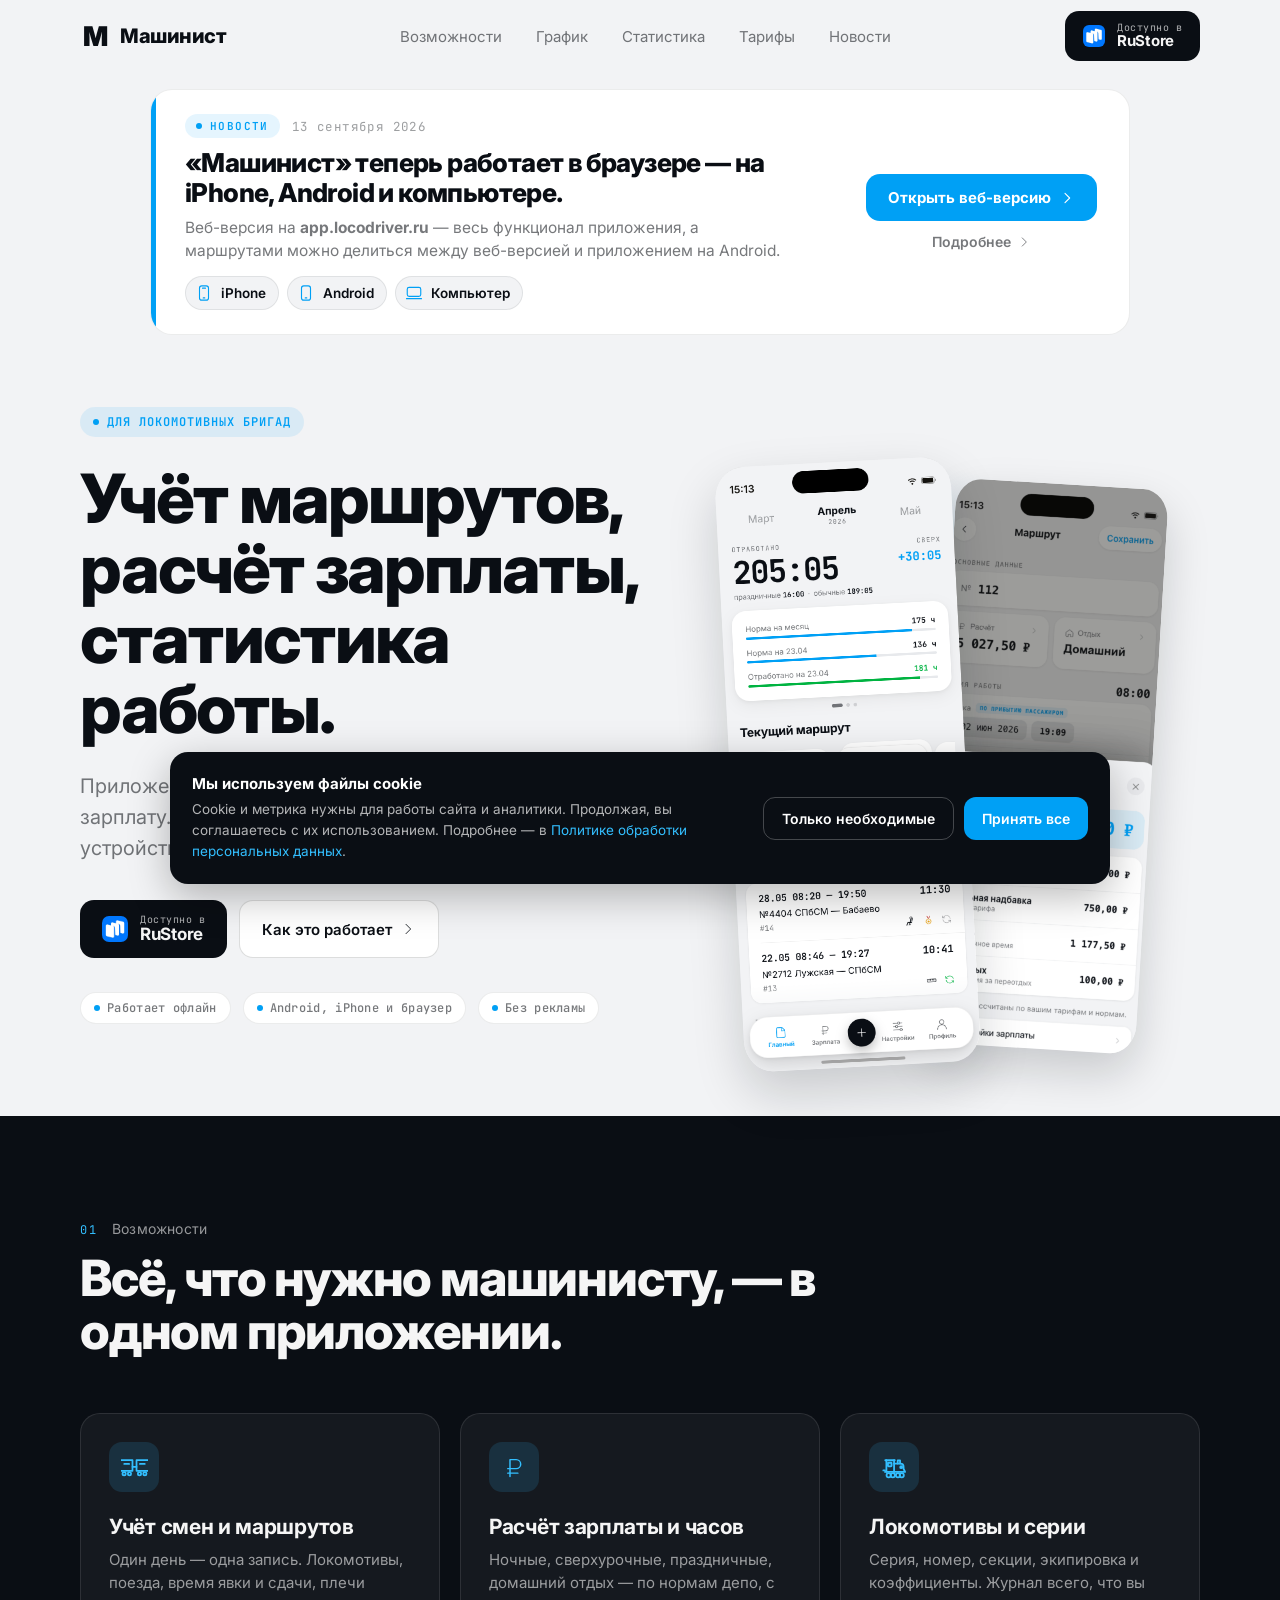
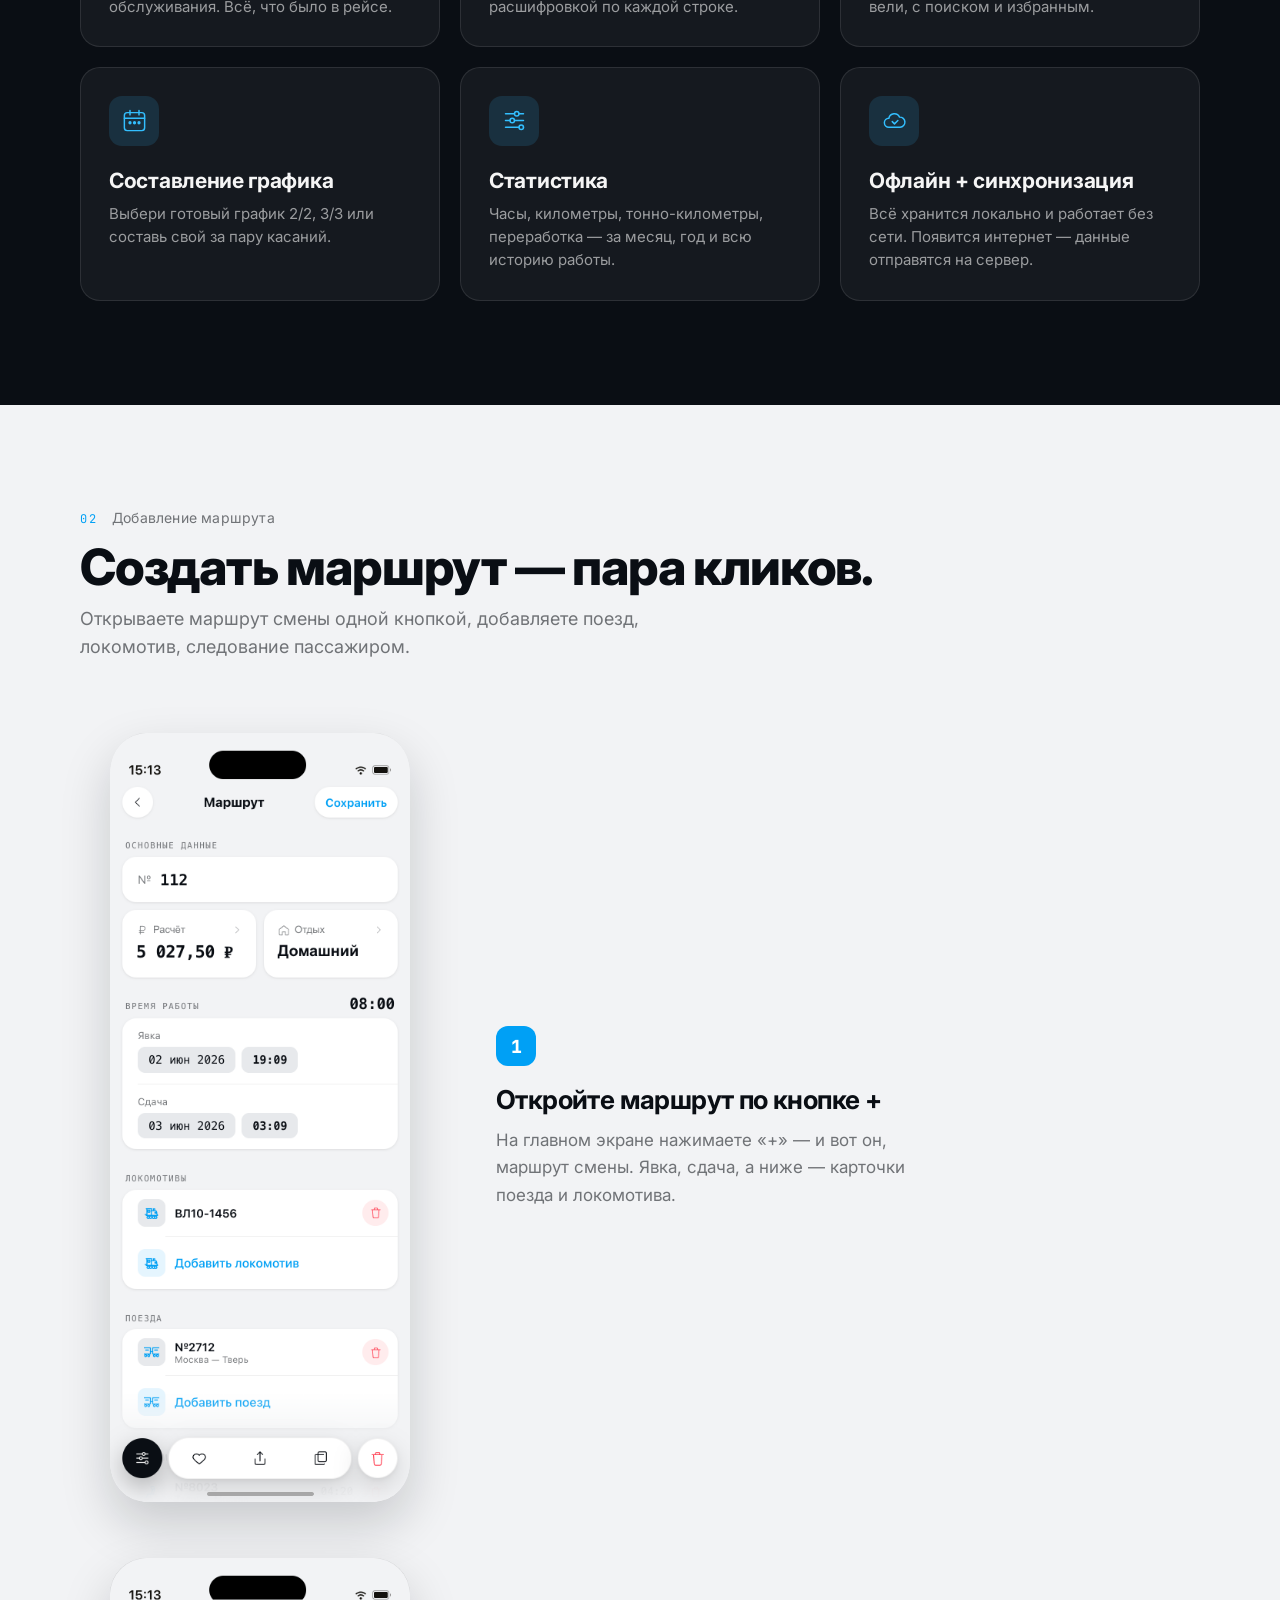
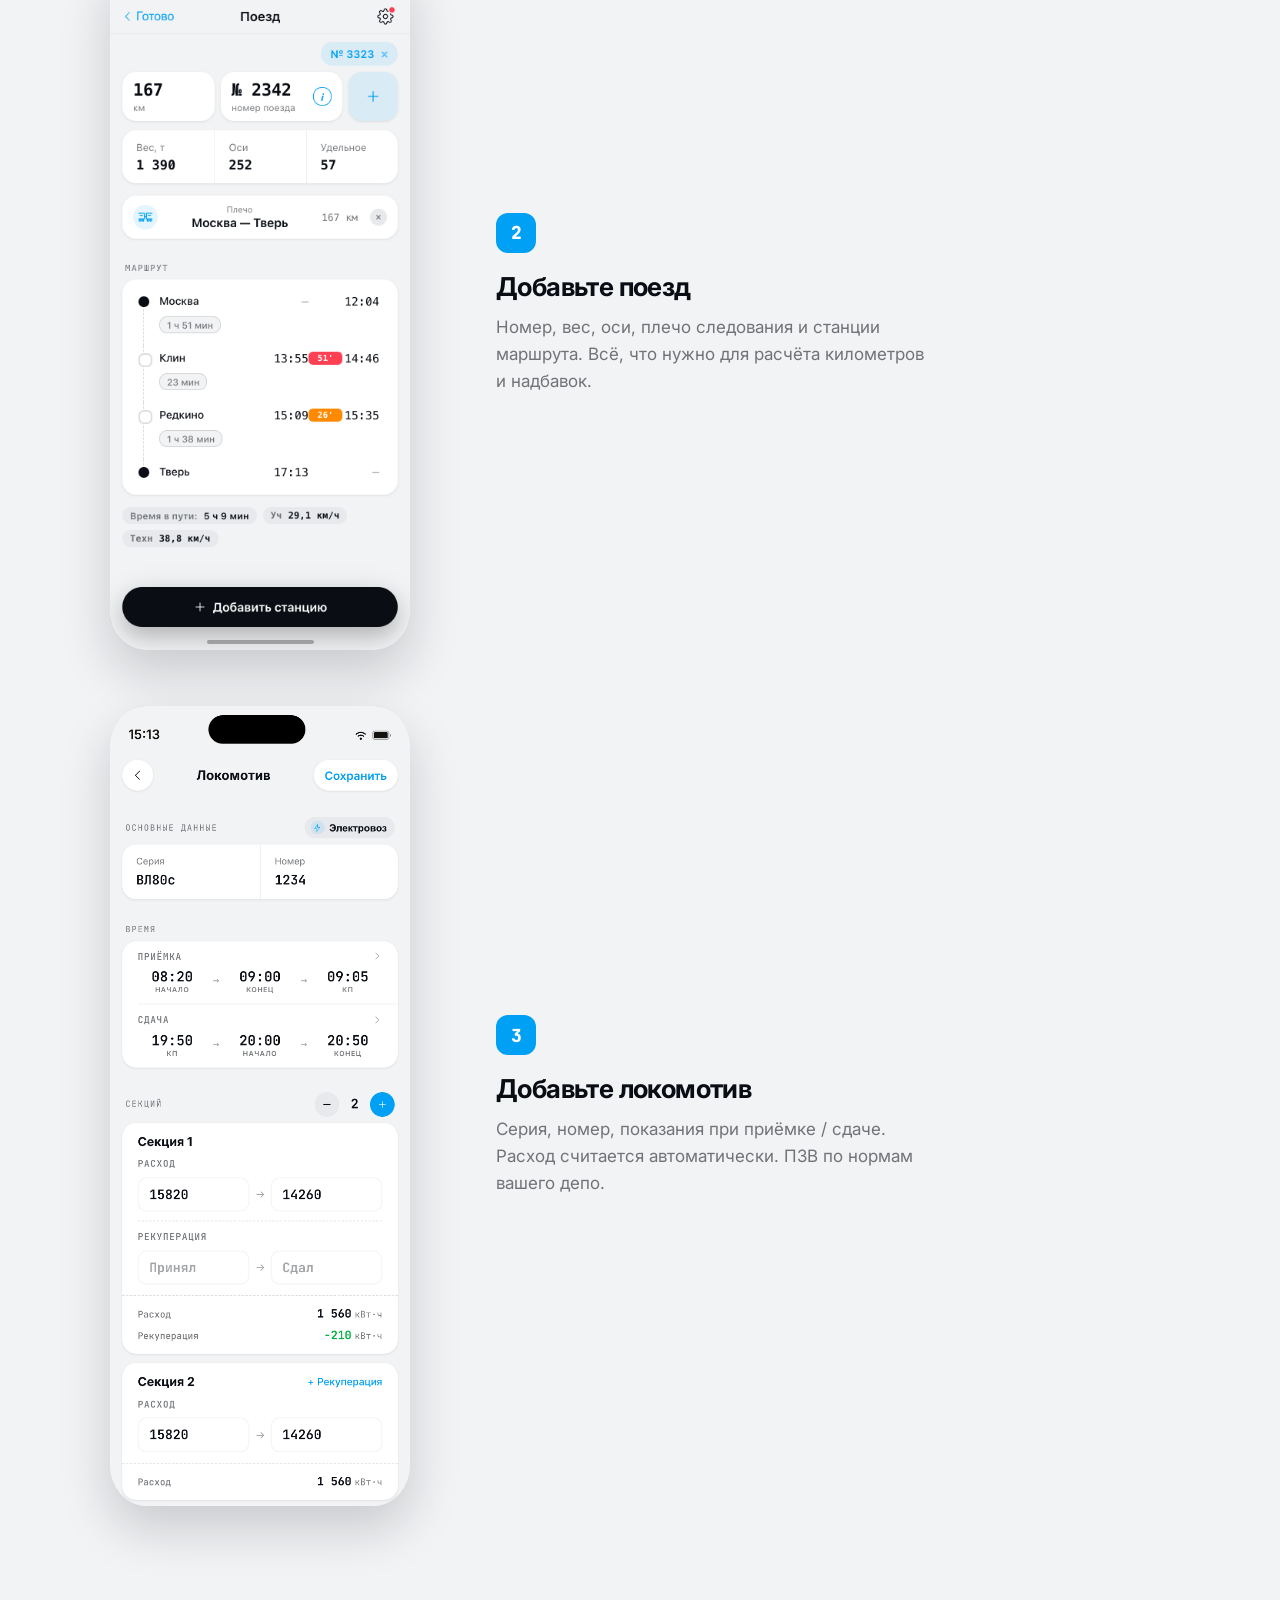
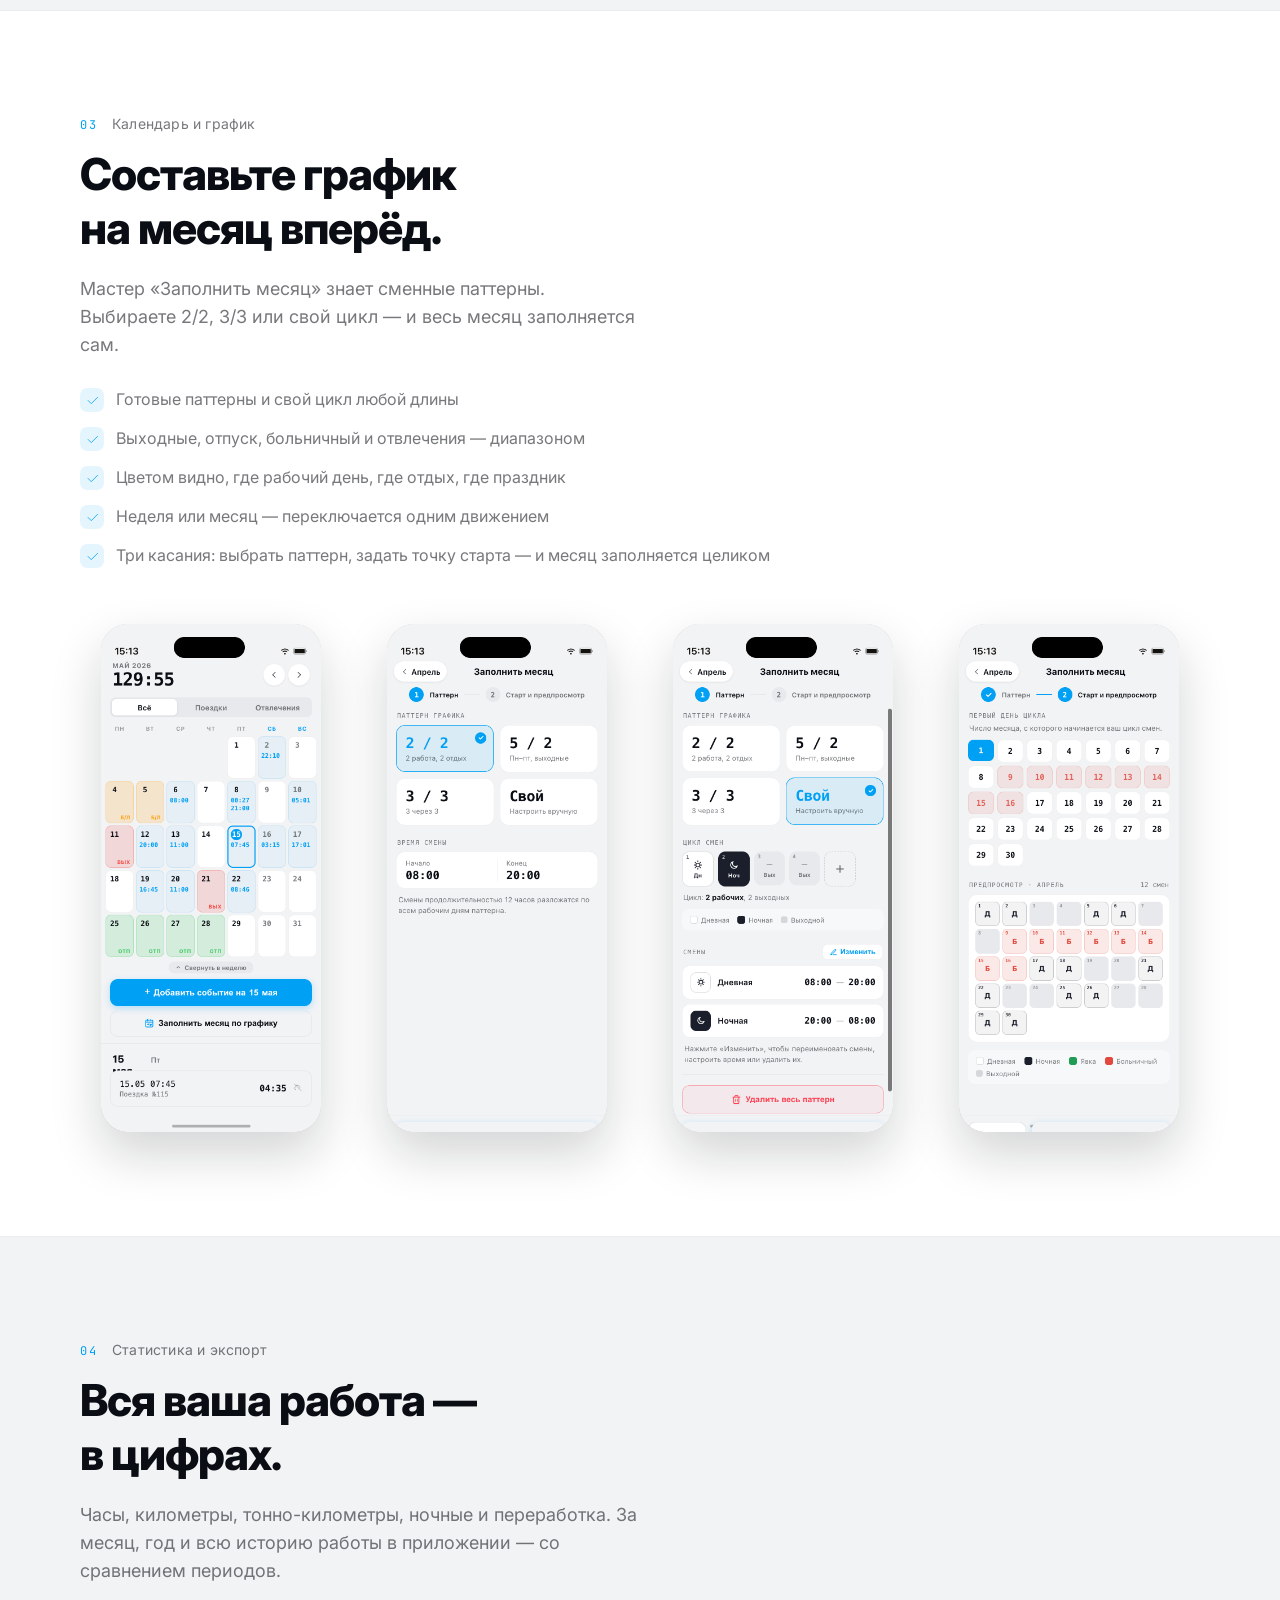
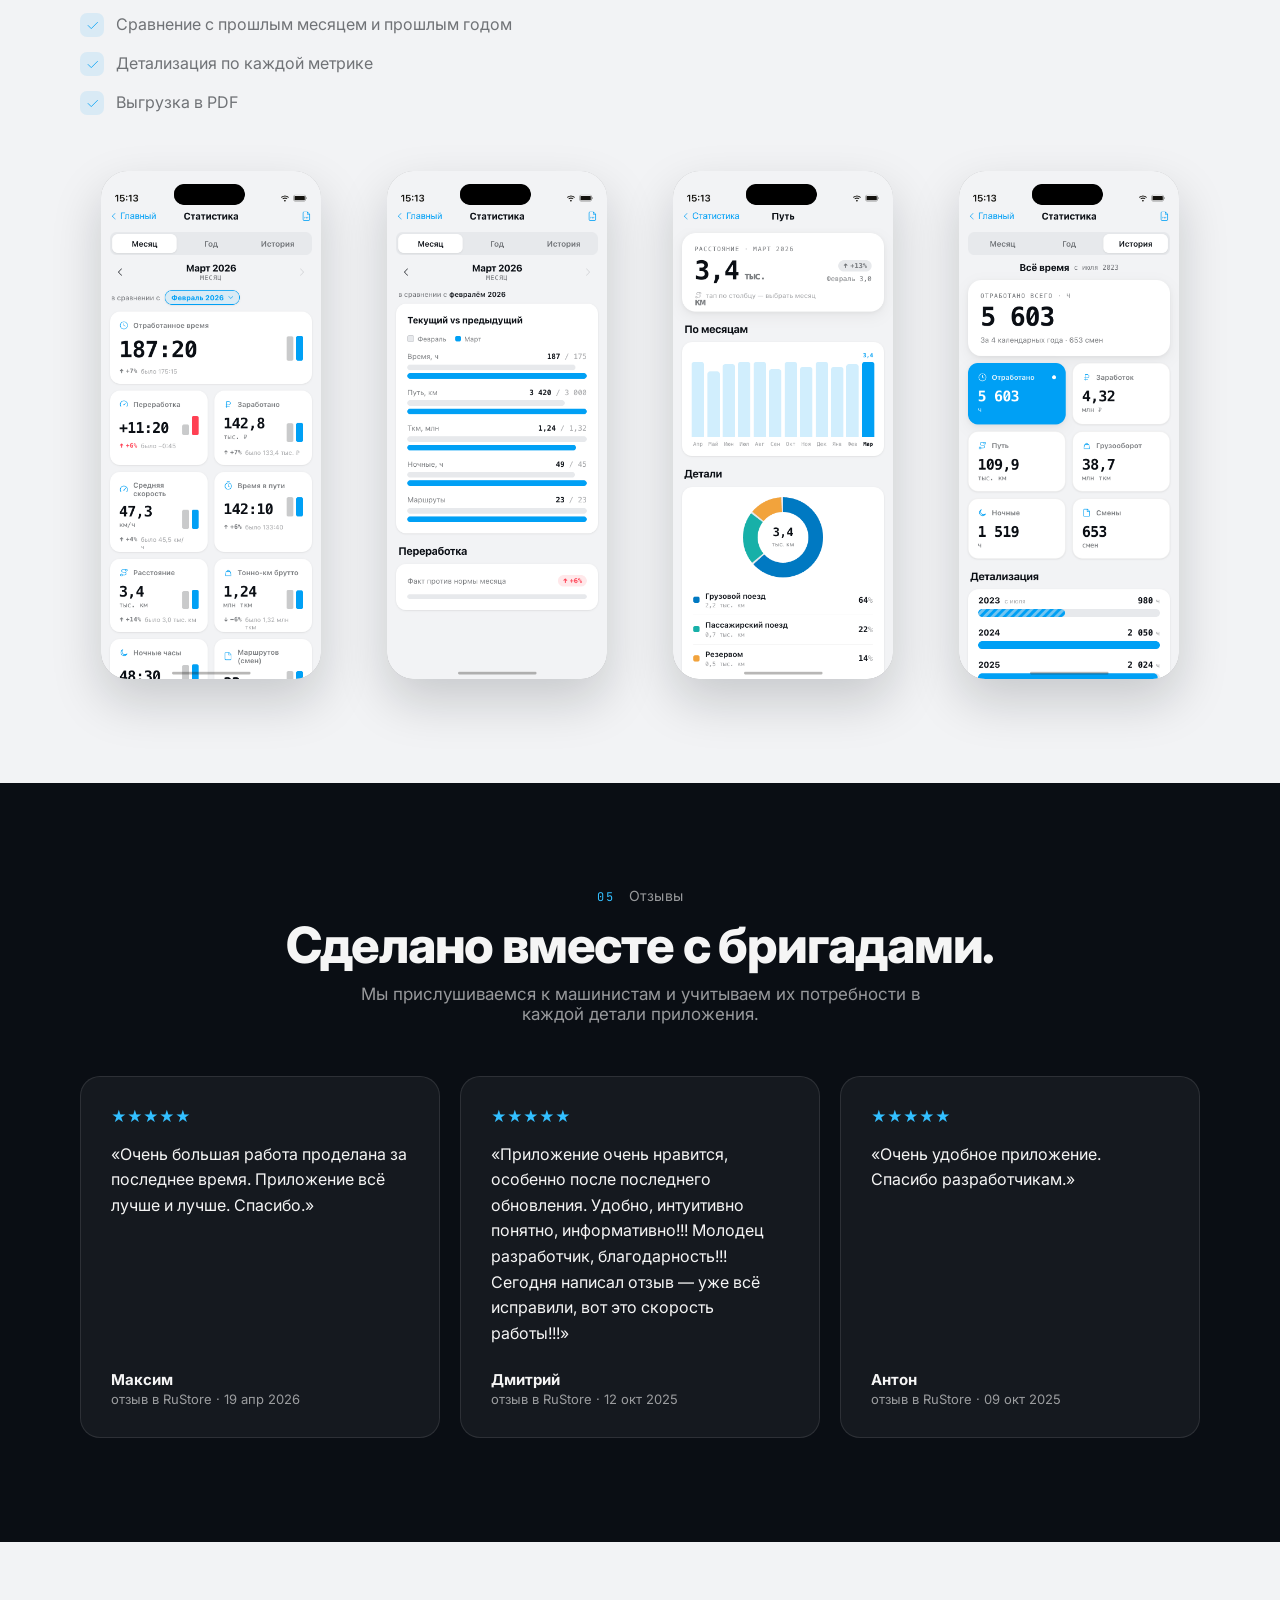
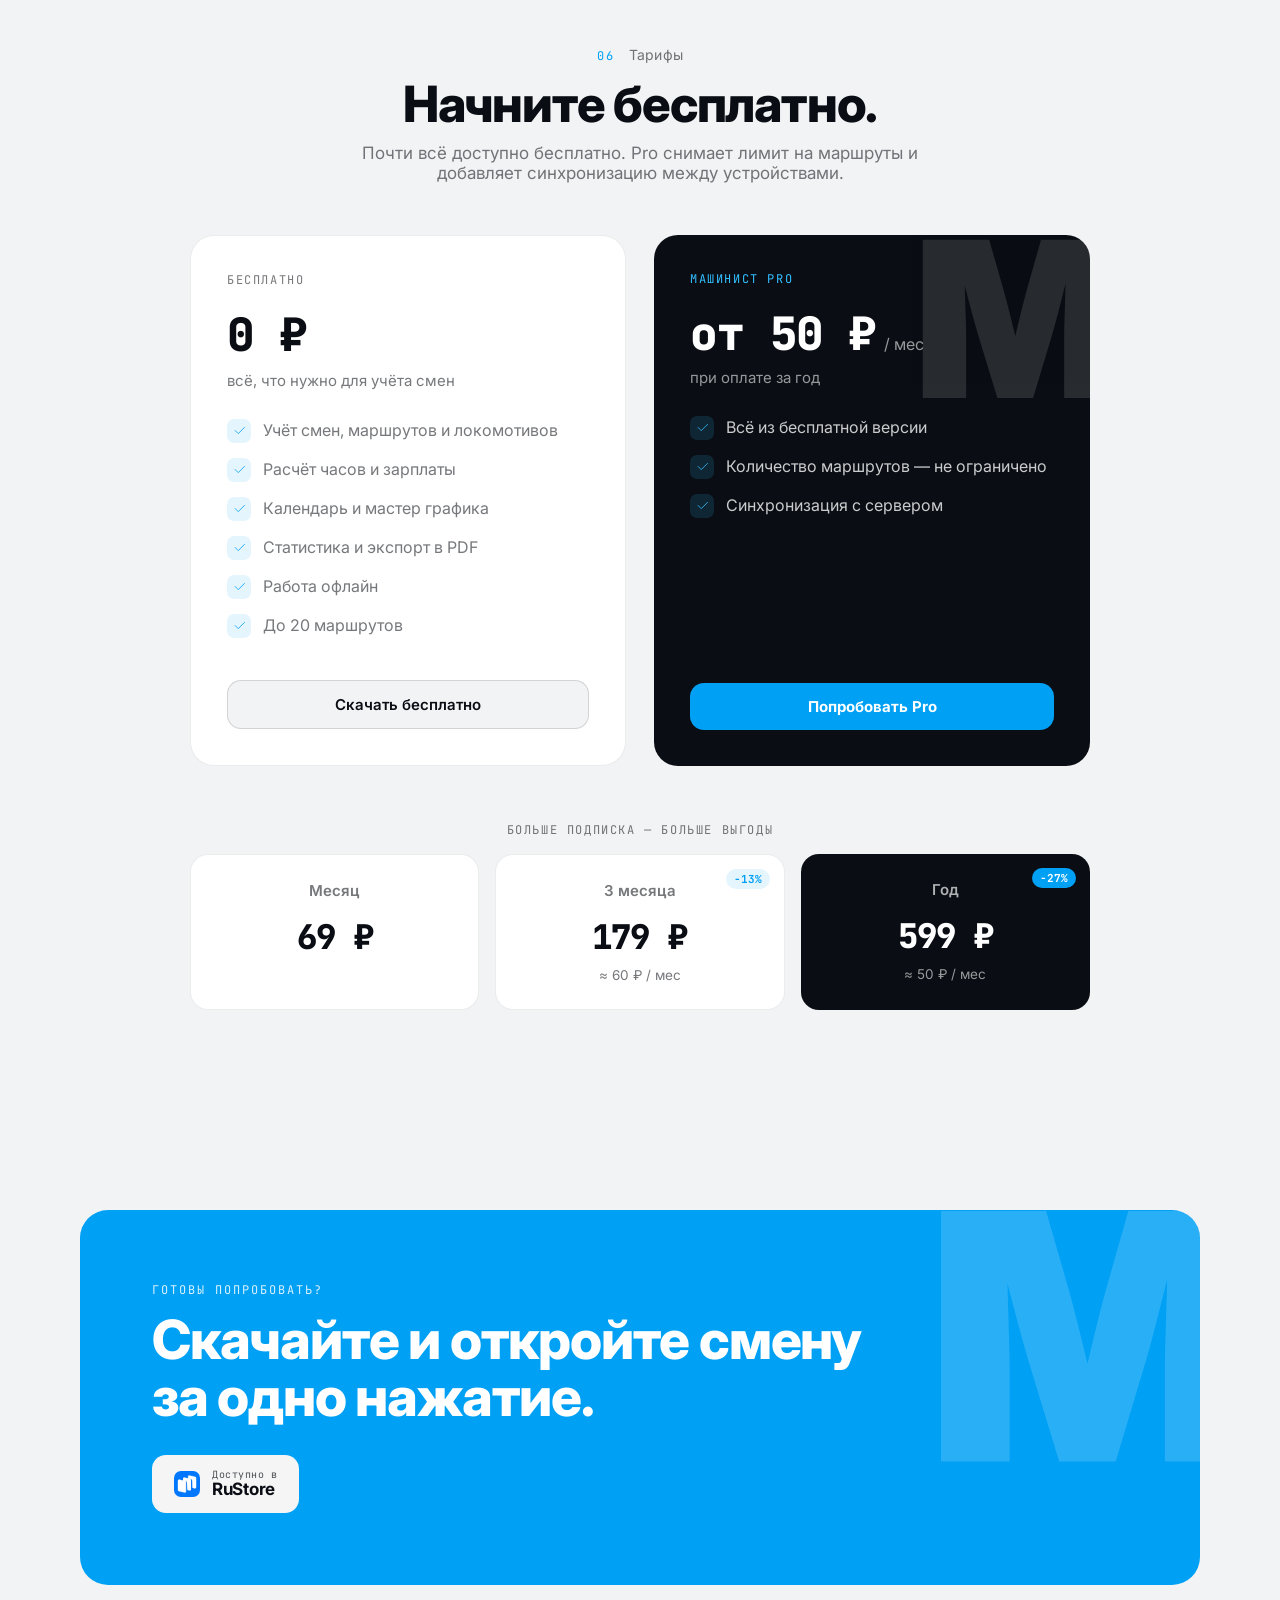
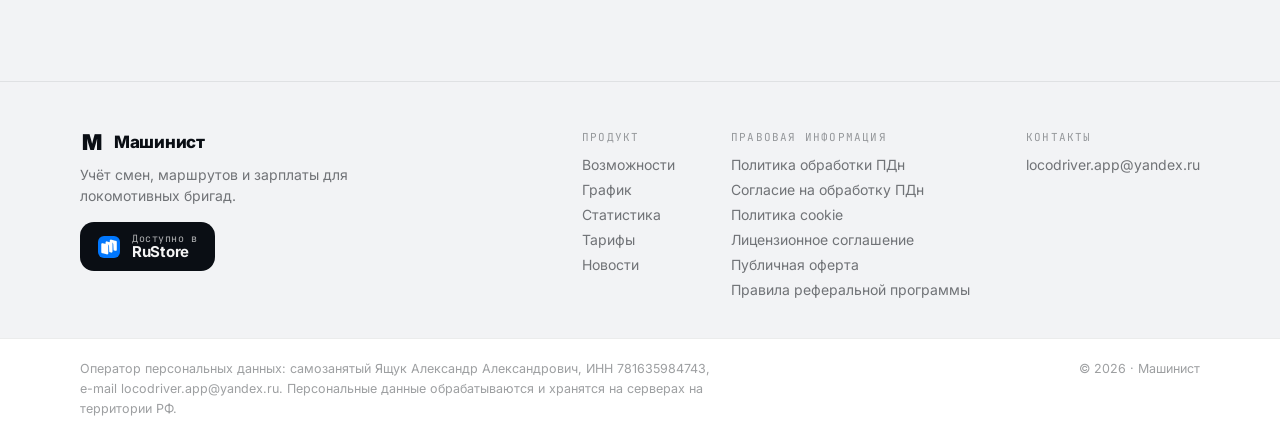
<file: index.html>
<!DOCTYPE html>
<html lang="ru">
<head>
<meta charset="UTF-8">
<meta name="viewport" content="width=device-width, initial-scale=1, viewport-fit=cover">
<meta name="theme-color" content="#F2F3F5">
<title>Машинист — учёт смен, маршрутов и зарплаты для локомотивных бригад</title>
<meta name="description" content="Приложение «Машинист»: учёт смен и маршрутов, расчёт часов и зарплаты, календарь и график, статистика и экспорт в PDF. Работает офлайн, синхронизируется между устройствами.">
<meta name="selfwork.ru" content="rceqF2ULKpbEUdIuBxB5Uz4fmO0WNyuOvqxBozZAlNG3dOR363" />
<meta property="og:title" content="Машинист — для локомотивных бригад">
<meta property="og:description" content="Учёт смен и маршрутов, расчёт зарплаты, календарь, статистика. Работает офлайн.">
<meta property="og:type" content="website">
<link rel="preconnect" href="https://fonts.googleapis.com">
<link rel="preconnect" href="https://fonts.gstatic.com" crossorigin>
<link href="https://fonts.googleapis.com/css2?family=Inter:wght@400;500;600;700;800;900&family=JetBrains+Mono:wght@400;500;600;700&display=swap" rel="stylesheet">
<link rel="stylesheet" href="styles.css">
<style>
  /* Hero-специфика: две наложенные, слегка повёрнутые «трубки» с голубым свечением */
  /* Оба телефона выровнены по вертикальному центру — накладываются аккуратно
     независимо от разных пропорций скринов. */
  .hero-phones{position:relative;min-height:580px}
  .hero-glow{position:absolute;inset:4% 10%;border-radius:40px;
    background:radial-gradient(60% 55% at 50% 42%,rgba(0,160,245,.18),transparent 70%)}
  .hero-phones .phone{position:absolute;top:50%;left:50%;max-width:236px}
  .hp-back{transform:translate(-6%,-42%) rotate(3.5deg) scale(.9);z-index:1}
  .hp-front{transform:translate(-90%,-42%) rotate(-3deg);z-index:2}
  @media(max-width:1024px){
    .hero-phones{min-height:480px}
    .hero-phones .phone{max-width:200px}
  }
  @media(max-width:480px){
    .hero-phones{min-height:400px}
    .hero-phones .phone{max-width:168px}
    .hp-back{transform:translate(4%,-42%) rotate(3.5deg) scale(.9)}
    .hp-front{transform:translate(-100%,-42%) rotate(-3deg)}
  }
</style>
</head>
<body>

<!-- ═══════════════ HEADER ═══════════════ -->
<header class="site-header" id="siteHeader">
  <div class="wrap">
    <a href="#top" class="brand">
      <svg width="30" height="30" viewBox="0 0 32 32" fill="none"><text x="16" y="16.5" text-anchor="middle" dominant-baseline="central" font-family="Inter, system-ui, sans-serif" font-weight="900" font-size="29" letter-spacing="-1.2" fill="currentColor">М</text></svg>
      <span>Машинист</span>
    </a>
    <nav class="nav hide-m">
      <a href="#features">Возможности</a>
      <a href="#calendar">График</a>
      <a href="#stats">Статистика</a>
      <a href="#pricing">Тарифы</a>
      <a href="news.html">Новости</a>
    </nav>
    <a class="rustore rustore--small" href="https://www.rustore.ru/catalog/app/com.z_company.loco_driver" target="_blank" rel="noopener">
      <span class="rustore__icon"><img src="rustore-icon.webp" alt="RuStore" width="22" height="22"></span>
      <span class="rustore__cap"><small>Доступно в</small><b>RuStore</b></span>
    </a>
  </div>
</header>

<!-- ═══════════════ NEWS (выдержка последней новости; полный список — news.html) ═══════════════ -->
<section id="news" class="news-band">
  <div class="wrap">
    <div class="news-card">
      <div>
        <div class="news-card__meta"><span class="news-tag">НОВОСТИ</span><time class="news-date" datetime="2026-09-13">13 сентября 2026</time></div>
        <h2><a href="news.html#pwa">«Машинист» теперь работает в браузере — на iPhone, Android и компьютере.</a></h2>
        <p>Веб-версия на <b>app.locodriver.ru</b> — весь функционал приложения, а маршрутами можно делиться между веб-версией и приложением на Android.</p>
        <div class="platforms">
          <a class="pf" href="news.html#pwa-install"><svg width="18" height="18" viewBox="0 0 24 24" fill="none" stroke="currentColor" stroke-width="1.5" stroke-linecap="round" stroke-linejoin="round"><rect x="6" y="2.5" width="12" height="19" rx="3"/><path d="M10 5.5h4"/><path d="M11 18.5h2"/></svg>iPhone</a>
          <a class="pf" href="news.html#pwa-install"><svg width="18" height="18" viewBox="0 0 24 24" fill="none" stroke="currentColor" stroke-width="1.5" stroke-linecap="round" stroke-linejoin="round"><rect x="6" y="2.5" width="12" height="19" rx="3"/><path d="M11 18.5h2"/></svg>Android</a>
          <a class="pf" href="news.html#pwa-install"><svg width="18" height="18" viewBox="0 0 24 24" fill="none" stroke="currentColor" stroke-width="1.5" stroke-linecap="round" stroke-linejoin="round"><rect x="3" y="4.5" width="18" height="12" rx="2.5"/><path d="M2 19.5h20"/></svg>Компьютер</a>
        </div>
      </div>
      <div class="news-card__actions">
        <a class="btn-web" href="https://app.locodriver.ru/" target="_blank" rel="noopener">Открыть веб-версию
          <svg width="16" height="16" viewBox="0 0 24 24" fill="none" stroke="currentColor" stroke-width="1.6" stroke-linecap="round" stroke-linejoin="round"><path d="M9 5l7 7-7 7"/></svg>
        </a>
        <a class="news-card__all" href="news.html#pwa">Подробнее
          <svg width="14" height="14" viewBox="0 0 24 24" fill="none" stroke="currentColor" stroke-width="1.6" stroke-linecap="round" stroke-linejoin="round"><path d="M9 5l7 7-7 7"/></svg>
        </a>
      </div>
    </div>
  </div>
</section>

<!-- ═══════════════ HERO ═══════════════ -->
<section id="top" class="hero">
  <div class="wrap hero-grid">
    <div>
      <div class="hero__badge">ДЛЯ ЛОКОМОТИВНЫХ БРИГАД</div>
      <h1 class="hero__title">Учёт маршрутов, расчёт зарплаты, статистика работы.</h1>
      <p class="hero__sub">Приложение считает отработанные часы, норму и зарплату. Работает офлайн, синхронизируется между устройствами и составляет график на месяц вперёд.</p>
      <div class="rowflex" style="margin-bottom:34px">
        <a class="rustore" href="https://www.rustore.ru/catalog/app/com.z_company.loco_driver" target="_blank" rel="noopener">
          <span class="rustore__icon"><img src="rustore-icon.webp" alt="RuStore" width="26" height="26"></span>
          <span class="rustore__cap"><small>Доступно в</small><b>RuStore</b></span>
        </a>
        <a href="#features" class="btn-ghost">Как это работает
          <svg width="16" height="16" viewBox="0 0 24 24" fill="none" stroke="currentColor" stroke-width="1.3" stroke-linecap="round" stroke-linejoin="round"><path d="M9 5l7 7-7 7"/></svg>
        </a>
      </div>
      <div class="rowflex">
        <span class="chip">Работает офлайн</span>
        <span class="chip">Android, iPhone и браузер</span>
        <span class="chip">Без рекламы</span>
      </div>
    </div>
    <div class="hero-phones">
      <div class="hero-glow"></div>
      <div class="phone hp-back"><img src="screenshots/hero-route-calc.png" alt="Экран маршрута смены с расчётом зарплаты за смену" width="726" height="1932"></div>
      <div class="phone hp-front"><img src="screenshots/hero-trips.png" alt="Экран «Главный»: отработанные часы, текущий маршрут и список поездок" width="780" height="2000"></div>
    </div>
  </div>
</section>

<!-- ═══════════════ FEATURES (dark) ═══════════════ -->
<section id="features" class="sec-pad dark features">
  <div class="wrap">
    <div class="sec-eyebrow"><span class="sec-eyebrow__n">01</span><span class="sec-eyebrow__l">Возможности</span></div>
    <h2 class="h2-lg" style="max-width:860px;margin-bottom:56px">Всё, что нужно машинисту, — в одном приложении.</h2>
    <div class="grid-3">
      <div class="feature-card">
        <div class="feature-icon"><svg width="27" height="27" viewBox="0 0 24 24" fill="none" stroke="currentColor" stroke-width="1.3" stroke-linecap="round" stroke-linejoin="round"><g transform="translate(-2.4 -2.44) scale(1.2)"><path d="M2 6.5H10.5V14.5H2"/><path d="M22 6.5H13.5V14.5H22"/><path d="M4.4 9.4h3.6"/><path d="M16 9.4h3.6"/><path d="M10.5 11.5h3"/><circle cx="4.3" cy="16.7" r="1.2"/><circle cx="8.3" cy="16.7" r="1.2"/><circle cx="15.7" cy="16.7" r="1.2"/><circle cx="19.7" cy="16.7" r="1.2"/></g></svg></div>
        <h3>Учёт смен и маршрутов</h3>
        <p>Один день — одна запись. Локомотивы, поезда, время явки и сдачи, плечи обслуживания. Всё, что было в рейсе.</p>
      </div>
      <div class="feature-card">
        <div class="feature-icon"><svg width="27" height="27" viewBox="0 0 24 24" fill="none" stroke="currentColor" stroke-width="1.3" stroke-linecap="round" stroke-linejoin="round"><path d="M8 20V5h5.5a4 4 0 0 1 0 8H6M6 17h9"/></svg></div>
        <h3>Расчёт зарплаты и часов</h3>
        <p>Ночные, сверхурочные, праздничные, домашний отдых — по нормам депо, с расшифровкой по каждой строке.</p>
      </div>
      <div class="feature-card">
        <div class="feature-icon"><svg width="27" height="27" viewBox="0 0 24 24" fill="none" stroke="currentColor" stroke-width="1.3" stroke-linecap="round" stroke-linejoin="round"><g transform="translate(-2.64 -2.64) scale(1.24)"><path d="M5.2 6.6H12"/><path d="M6 6.6V15"/><path d="M11.5 6.6V15"/><rect x="7.1" y="8.4" width="2.6" height="2.6" rx=".4" fill="currentColor" fill-opacity=".14"/><path d="M14.1 9V6.7h1.7V9"/><path d="M11.5 9h4.6c1.4 0 2.2.9 2.2 2.3v1.4L19.4 15H5"/><circle cx="16.6" cy="11.6" r=".7"/><path d="M3.8 13.9H5"/><circle cx="7.6" cy="17.4" r="1.5"/><circle cx="10.6" cy="17.4" r="1.5"/><circle cx="14.3" cy="17.4" r="1.5"/><circle cx="17" cy="17.4" r="1.5"/></g></svg></div>
        <h3>Локомотивы и серии</h3>
        <p>Серия, номер, секции, экипировка и коэффициенты. Журнал всего, что вы вели, с поиском и избранным.</p>
      </div>
      <div class="feature-card">
        <div class="feature-icon"><svg width="27" height="27" viewBox="0 0 24 24" fill="none" stroke="currentColor" stroke-width="1.3" stroke-linecap="round" stroke-linejoin="round"><rect x="3" y="5" width="18" height="16" rx="2.5"/><path d="M3 10h18M8 3v4M16 3v4"/><circle cx="8" cy="14" r=".8" fill="currentColor"/><circle cx="12" cy="14" r=".8" fill="currentColor"/><circle cx="16" cy="14" r=".8" fill="currentColor"/></svg></div>
        <h3>Составление графика</h3>
        <p>Выбери готовый график 2/2, 3/3 или составь свой за пару касаний.</p>
      </div>
      <div class="feature-card">
        <div class="feature-icon"><svg width="27" height="27" viewBox="0 0 24 24" fill="none" stroke="currentColor" stroke-width="1.3" stroke-linecap="round" stroke-linejoin="round"><path d="M4 6h8M16 6h4M4 12h4M12 12h8M4 18h12M20 18h0"/><circle cx="14" cy="6" r="2"/><circle cx="10" cy="12" r="2"/><circle cx="18" cy="18" r="2"/></svg></div>
        <h3>Статистика</h3>
        <p>Часы, километры, тонно-километры, переработка — за месяц, год и всю историю работы.</p>
      </div>
      <div class="feature-card">
        <div class="feature-icon"><svg width="27" height="27" viewBox="0 0 24 24" fill="none" stroke="currentColor" stroke-width="1.3" stroke-linecap="round" stroke-linejoin="round"><path d="M7 18a4 4 0 0 1 0-8 5 5 0 0 1 9.5-1A4 4 0 0 1 17 18z"/><path d="M10 13l2 2 3-3"/></svg></div>
        <h3>Офлайн + синхронизация</h3>
        <p>Всё хранится локально и работает без сети. Появится интернет — данные отправятся на сервер.</p>
      </div>
    </div>
  </div>
</section>

<!-- ═══════════════ SCENARIOS ═══════════════ -->
<section class="sec-pad">
  <div class="wrap">
    <div class="sec-eyebrow"><span class="sec-eyebrow__n">02</span><span class="sec-eyebrow__l">Добавление маршрута</span></div>
    <h2 class="h2-lg" style="max-width:820px;margin-bottom:12px">Создать маршрут — пара кликов.</h2>
    <p class="lead" style="max-width:620px;margin:0 0 72px">Открываете маршрут смены одной кнопкой, добавляете поезд, локомотив, следование пассажиром.</p>
    <div style="display:flex;flex-direction:column;gap:56px">

      <div class="route-step">
        <div class="route-step__phone">
          <div class="phone" style="--pw:300px"><img src="screenshots/route-filled.png" alt="Заполненный маршрут смены: явка, сдача и карточки поезда и локомотива" width="780" height="2000"></div>
        </div>
        <div class="route-copy">
          <div class="route-badge">1</div>
          <h3>Откройте маршрут по кнопке +</h3>
          <p>На главном экране нажимаете «+» — и вот он, маршрут смены. Явка, сдача, а ниже — карточки поезда и локомотива.</p>
        </div>
      </div>

      <div class="route-step">
        <div class="route-step__phone">
          <div class="phone" style="--pw:300px"><img src="screenshots/add-train.png" alt="Экран добавления поезда: номер, вес, оси, плечо следования" width="780" height="1800"></div>
        </div>
        <div class="route-copy">
          <div class="route-badge">2</div>
          <h3>Добавьте поезд</h3>
          <p>Номер, вес, оси, плечо следования и станции маршрута. Всё, что нужно для расчёта километров и надбавок.</p>
        </div>
      </div>

      <div class="route-step">
        <div class="route-step__phone">
          <div class="phone" style="--pw:300px"><img src="screenshots/locomotive.png" alt="Экран добавления локомотива: серия, номер, показания при приёмке и сдаче" width="1170" height="3120"></div>
        </div>
        <div class="route-copy">
          <div class="route-badge">3</div>
          <h3>Добавьте локомотив</h3>
          <p>Серия, номер, показания при приёмке / сдаче. Расход считается автоматически. ПЗВ по нормам вашего депо.</p>
        </div>
      </div>

    </div>
  </div>
</section>

<!-- ═══════════════ CALENDAR ═══════════════ -->
<section id="calendar" class="sec-pad surface-sec">
  <div class="wrap">
    <div class="sec-eyebrow"><span class="sec-eyebrow__n">03</span><span class="sec-eyebrow__l">Календарь и график</span></div>
    <h2 class="h2-md" style="margin-bottom:20px">Составьте график<br>на месяц вперёд.</h2>
    <p class="lead" style="margin-bottom:28px;max-width:560px">Мастер «Заполнить месяц» знает сменные паттерны. Выбираете 2/2, 3/3 или свой цикл — и весь месяц заполняется сам.</p>
    <ul class="bullets">
      <li><span class="tick"><svg width="15" height="15" viewBox="0 0 24 24" fill="none" stroke="currentColor" stroke-width="1.3" stroke-linecap="round" stroke-linejoin="round"><path d="M5 12l5 5L20 7"/></svg></span><span>Готовые паттерны и свой цикл любой длины</span></li>
      <li><span class="tick"><svg width="15" height="15" viewBox="0 0 24 24" fill="none" stroke="currentColor" stroke-width="1.3" stroke-linecap="round" stroke-linejoin="round"><path d="M5 12l5 5L20 7"/></svg></span><span>Выходные, отпуск, больничный и отвлечения — диапазоном</span></li>
      <li><span class="tick"><svg width="15" height="15" viewBox="0 0 24 24" fill="none" stroke="currentColor" stroke-width="1.3" stroke-linecap="round" stroke-linejoin="round"><path d="M5 12l5 5L20 7"/></svg></span><span>Цветом видно, где рабочий день, где отдых, где праздник</span></li>
      <li><span class="tick"><svg width="15" height="15" viewBox="0 0 24 24" fill="none" stroke="currentColor" stroke-width="1.3" stroke-linecap="round" stroke-linejoin="round"><path d="M5 12l5 5L20 7"/></svg></span><span>Неделя или месяц — переключается одним движением</span></li>
      <li><span class="tick"><svg width="15" height="15" viewBox="0 0 24 24" fill="none" stroke="currentColor" stroke-width="1.3" stroke-linecap="round" stroke-linejoin="round"><path d="M5 12l5 5L20 7"/></svg></span><span>Три касания: выбрать паттерн, задать точку старта — и месяц заполняется целиком</span></li>
    </ul>
    <div class="phone-grid-4">
      <div class="phone" style="--pw:220px"><img src="screenshots/calendar-expanded.png" alt="Календарь месяца с цветовой разметкой смен, отдыха и праздников" width="780" height="1800" loading="lazy"></div>
      <div class="phone" style="--pw:220px"><img src="screenshots/wizard-step1-2-2.png" alt="Мастер «Заполнить месяц»: выбор паттерна 2/2" width="780" height="1800" loading="lazy"></div>
      <div class="phone" style="--pw:220px"><img src="screenshots/wizard-step1-custom.png" alt="Мастер «Заполнить месяц»: свой цикл любой длины" width="780" height="1800" loading="lazy"></div>
      <div class="phone" style="--pw:220px"><img src="screenshots/wizard-step2-2-2.png" alt="Мастер «Заполнить месяц»: выбор точки старта цикла" width="780" height="1800" loading="lazy"></div>
    </div>
  </div>
</section>

<!-- ═══════════════ STATS ═══════════════ -->
<section id="stats" class="sec-pad">
  <div class="wrap">
    <div class="sec-eyebrow"><span class="sec-eyebrow__n">04</span><span class="sec-eyebrow__l">Статистика и экспорт</span></div>
    <h2 class="h2-md" style="margin-bottom:20px">Вся ваша работа —<br>в цифрах.</h2>
    <p class="lead" style="margin-bottom:28px;max-width:560px">Часы, километры, тонно-километры, ночные и переработка. За месяц, год и всю историю работы в приложении — со сравнением периодов.</p>
    <ul class="bullets">
      <li><span class="tick"><svg width="15" height="15" viewBox="0 0 24 24" fill="none" stroke="currentColor" stroke-width="1.3" stroke-linecap="round" stroke-linejoin="round"><path d="M5 12l5 5L20 7"/></svg></span><span>Сравнение с прошлым месяцем и прошлым годом</span></li>
      <li><span class="tick"><svg width="15" height="15" viewBox="0 0 24 24" fill="none" stroke="currentColor" stroke-width="1.3" stroke-linecap="round" stroke-linejoin="round"><path d="M5 12l5 5L20 7"/></svg></span><span>Детализация по каждой метрике</span></li>
      <li><span class="tick"><svg width="15" height="15" viewBox="0 0 24 24" fill="none" stroke="currentColor" stroke-width="1.3" stroke-linecap="round" stroke-linejoin="round"><path d="M5 12l5 5L20 7"/></svg></span><span>Выгрузка в PDF</span></li>
    </ul>
    <div class="phone-grid-4">
      <div class="phone" style="--pw:220px"><img src="screenshots/stats-overview.png" alt="Обзор статистики: часы, километры и переработка за период" width="780" height="1800" loading="lazy"></div>
      <div class="phone" style="--pw:220px"><img src="screenshots/stats-compare.png" alt="Сравнение показателей с прошлым месяцем и прошлым годом" width="780" height="1800" loading="lazy"></div>
      <div class="phone" style="--pw:220px"><img src="screenshots/stats-detail.png" alt="Детализация метрики «километры»" width="780" height="1800" loading="lazy"></div>
      <div class="phone" style="--pw:220px"><img src="screenshots/stats-history.png" alt="История работы за весь период" width="780" height="1800" loading="lazy"></div>
    </div>
  </div>
</section>

<!-- ═══════════════ REVIEWS (dark) ═══════════════ -->
<section class="sec-pad dark">
  <div class="wrap">
    <div class="sec-eyebrow center"><span class="sec-eyebrow__n">05</span><span class="sec-eyebrow__l">Отзывы</span></div>
    <h2 class="h2-lg" style="text-align:center;margin-bottom:12px">Сделано вместе с бригадами.</h2>
    <p style="text-align:center;color:var(--d-muted);font-size:17px;max-width:620px;margin:0 auto 52px">Мы прислушиваемся к машинистам и учитываем их потребности в каждой детали приложения.</p>
    <div class="grid-3">
      <div class="review-card">
        <div class="stars">★★★★★</div>
        <p>«Очень большая работа проделана за последнее время. Приложение всё лучше и лучше. Спасибо.»</p>
        <div class="who">Максим</div><div class="role">отзыв в RuStore · 19 апр 2026</div>
      </div>
      <div class="review-card">
        <div class="stars">★★★★★</div>
        <p>«Приложение очень нравится, особенно после последнего обновления. Удобно, интуитивно понятно, информативно!!! Молодец разработчик, благодарность!!! Сегодня написал отзыв — уже всё исправили, вот это скорость работы!!!»</p>
        <div class="who">Дмитрий</div><div class="role">отзыв в RuStore · 12 окт 2025</div>
      </div>
      <div class="review-card">
        <div class="stars">★★★★★</div>
        <p>«Очень удобное приложение. Спасибо разработчикам.»</p>
        <div class="who">Антон</div><div class="role">отзыв в RuStore · 09 окт 2025</div>
      </div>
    </div>
  </div>
</section>

<!-- ═══════════════ PRICING ═══════════════ -->
<section id="pricing" class="sec-pad">
  <div class="wrap">
    <div class="sec-eyebrow center"><span class="sec-eyebrow__n">06</span><span class="sec-eyebrow__l">Тарифы</span></div>
    <h2 class="h2-lg" style="text-align:center;margin-bottom:12px">Начните бесплатно.</h2>
    <p style="text-align:center;color:var(--muted);font-size:17px;max-width:560px;margin:0 auto 52px">Почти всё доступно бесплатно. Pro снимает лимит на маршруты и добавляет синхронизацию между устройствами.</p>
    <div class="plans">
      <div class="plan plan-free">
        <div class="plan__kick">БЕСПЛАТНО</div>
        <div style="display:flex;align-items:baseline;gap:8px;margin-bottom:6px"><span class="plan__price">0 ₽</span></div>
        <div class="plan__note">всё, что нужно для учёта смен</div>
        <ul class="bullets" style="margin:0;flex:1">
          <li><span class="tick"><svg width="15" height="15" viewBox="0 0 24 24" fill="none" stroke="currentColor" stroke-width="1.3" stroke-linecap="round" stroke-linejoin="round"><path d="M5 12l5 5L20 7"/></svg></span><span>Учёт смен, маршрутов и локомотивов</span></li>
          <li><span class="tick"><svg width="15" height="15" viewBox="0 0 24 24" fill="none" stroke="currentColor" stroke-width="1.3" stroke-linecap="round" stroke-linejoin="round"><path d="M5 12l5 5L20 7"/></svg></span><span>Расчёт часов и зарплаты</span></li>
          <li><span class="tick"><svg width="15" height="15" viewBox="0 0 24 24" fill="none" stroke="currentColor" stroke-width="1.3" stroke-linecap="round" stroke-linejoin="round"><path d="M5 12l5 5L20 7"/></svg></span><span>Календарь и мастер графика</span></li>
          <li><span class="tick"><svg width="15" height="15" viewBox="0 0 24 24" fill="none" stroke="currentColor" stroke-width="1.3" stroke-linecap="round" stroke-linejoin="round"><path d="M5 12l5 5L20 7"/></svg></span><span>Статистика и экспорт в PDF</span></li>
          <li><span class="tick"><svg width="15" height="15" viewBox="0 0 24 24" fill="none" stroke="currentColor" stroke-width="1.3" stroke-linecap="round" stroke-linejoin="round"><path d="M5 12l5 5L20 7"/></svg></span><span>Работа офлайн</span></li>
          <li><span class="tick"><svg width="15" height="15" viewBox="0 0 24 24" fill="none" stroke="currentColor" stroke-width="1.3" stroke-linecap="round" stroke-linejoin="round"><path d="M5 12l5 5L20 7"/></svg></span><span>До 20 маршрутов</span></li>
        </ul>
        <a href="https://www.rustore.ru/catalog/app/com.z_company.loco_driver" target="_blank" rel="noopener" class="btn-outline">Скачать бесплатно</a>
      </div>
      <div class="plan plan-pro">
        <div class="logo-wm"><svg width="240" height="240" viewBox="0 0 32 32" fill="none"><text x="16" y="16.5" text-anchor="middle" dominant-baseline="central" font-family="Inter, system-ui, sans-serif" font-weight="900" font-size="29" letter-spacing="-1.2" fill="#fff">М</text></svg></div>
        <div class="plan__inner">
          <div style="display:flex;align-items:center;gap:10px;margin-bottom:16px"><span class="plan__kick" style="margin-bottom:0">МАШИНИСТ PRO</span></div>
          <div style="margin-bottom:28px">
            <div style="display:flex;align-items:baseline;gap:8px"><span class="plan__price" id="ld-pro-permonth" style="white-space:nowrap;flex:none">от 50 ₽</span><span style="font-size:16px;color:var(--d-muted)">/ мес</span></div>
            <div style="font-size:15px;color:var(--d-muted);margin-top:4px">при оплате за год</div>
          </div>
          <ul class="bullets-pro">
            <li><span class="tick"><svg width="15" height="15" viewBox="0 0 24 24" fill="none" stroke="currentColor" stroke-width="1.3" stroke-linecap="round" stroke-linejoin="round"><path d="M5 12l5 5L20 7"/></svg></span><span>Всё из бесплатной версии</span></li>
            <li><span class="tick"><svg width="15" height="15" viewBox="0 0 24 24" fill="none" stroke="currentColor" stroke-width="1.3" stroke-linecap="round" stroke-linejoin="round"><path d="M5 12l5 5L20 7"/></svg></span><span>Количество маршрутов — не ограничено</span></li>
            <li><span class="tick"><svg width="15" height="15" viewBox="0 0 24 24" fill="none" stroke="currentColor" stroke-width="1.3" stroke-linecap="round" stroke-linejoin="round"><path d="M5 12l5 5L20 7"/></svg></span><span>Синхронизация с сервером</span></li>
          </ul>
          <a href="https://www.rustore.ru/catalog/app/com.z_company.loco_driver" target="_blank" rel="noopener" class="btn-fill">Попробовать Pro</a>
        </div>
      </div>
    </div>
    <div class="price-compare">
      <div class="price-compare__kick" id="ld-price-kick">БОЛЬШЕ ПОДПИСКА — БОЛЬШЕ ВЫГОДЫ</div>
      <!-- Карточки ниже — фолбэк на случай, если API недоступен; при загрузке
           тарифов заменяются актуальными (с ценами и скидками) из /v1/tariffs. -->
      <div class="price-3" id="ld-price-3">
        <div class="price-card"><div class="price-card__name">Месяц</div><div class="price-card__price">69 ₽</div></div>
        <div class="price-card"><span class="price-card__tag">−13%</span><div class="price-card__name">3 месяца</div><div class="price-card__price">179 ₽</div><div class="price-card__per">≈ 60 ₽ / мес</div></div>
        <div class="price-card best"><span class="price-card__tag">−27%</span><div class="price-card__name">Год</div><div class="price-card__price">599 ₽</div><div class="price-card__per">≈ 50 ₽ / мес</div></div>
      </div>
    </div>
  </div>
</section>

<!-- ═══════════════ FAQ ═══════════════ -->
<section id="faq" class="sec-pad surface-sec" style="border-bottom:none;display:none">
  <div class="wrap">
    <div class="sec-eyebrow"><span class="sec-eyebrow__n">07</span><span class="sec-eyebrow__l">Вопросы</span></div>
    <h2 class="h2-lg" style="margin-bottom:44px">Коротко и по делу.</h2>
    <div class="faq">
      <details class="faq-item"><summary>Как считаются ночные часы?<span class="plus"><svg width="20" height="20" viewBox="0 0 24 24" fill="none" stroke="currentColor" stroke-width="1.3" stroke-linecap="round"><path d="M12 5v14M5 12h14"/></svg></span></summary><div class="answer">С 22:00 до 06:00 по Трудовому кодексу РФ. Коэффициент по умолчанию можно поменять в настройках — под вашу тарифную сетку и региональные нормы.</div></details>
      <details class="faq-item"><summary>Работает ли без интернета?<span class="plus"><svg width="20" height="20" viewBox="0 0 24 24" fill="none" stroke="currentColor" stroke-width="1.3" stroke-linecap="round"><path d="M12 5v14M5 12h14"/></svg></span></summary><div class="answer">Да. Всё хранится и считается локально на телефоне. Синхронизация — опция для Pro, а не обязательное условие работы.</div></details>
      <details class="faq-item"><summary>Можно ли выгрузить данные?<span class="plus"><svg width="20" height="20" viewBox="0 0 24 24" fill="none" stroke="currentColor" stroke-width="1.3" stroke-linecap="round"><path d="M12 5v14M5 12h14"/></svg></span></summary><div class="answer">Да — в PDF. PDF-расшифровка смены и статистики подходит для разговора с расчётчиком и для личного архива.</div></details>
      <details class="faq-item"><summary>Чем отличается домашний отдых?<span class="plus"><svg width="20" height="20" viewBox="0 0 24 24" fill="none" stroke="currentColor" stroke-width="1.3" stroke-linecap="round"><path d="M12 5v14M5 12h14"/></svg></span></summary><div class="answer">Это отдельный тип записи. Он считается по своим правилам (минимум 16 ч + полный отдых от времени работы) и не идёт в часы «на работе».</div></details>
      <details class="faq-item"><summary>Сколько стоит приложение?<span class="plus"><svg width="20" height="20" viewBox="0 0 24 24" fill="none" stroke="currentColor" stroke-width="1.3" stroke-linecap="round"><path d="M12 5v14M5 12h14"/></svg></span></summary><div class="answer">Почти весь функционал бесплатный навсегда. Pro нужен, чтобы хранить больше 20 маршрутов и синхронизировать данные между устройствами: 69 ₽/мес, 179 ₽/3 мес или 599 ₽/год.</div></details>
      <details class="faq-item"><summary>На каких телефонах работает?<span class="plus"><svg width="20" height="20" viewBox="0 0 24 24" fill="none" stroke="currentColor" stroke-width="1.3" stroke-linecap="round"><path d="M12 5v14M5 12h14"/></svg></span></summary><div class="answer">iPhone (iOS) и Android-смартфоны. Данные синхронизируются между вашими устройствами через привязанный аккаунт.</div></details>
    </div>
  </div>
</section>

<!-- ═══════════════ CTA BAND ═══════════════ -->
<section class="sec-pad" style="padding:96px 0">
  <div class="wrap">
    <div class="cta-band">
      <div class="logo-wm"><svg width="380" height="380" viewBox="0 0 32 32" fill="none"><text x="16" y="16.5" text-anchor="middle" dominant-baseline="central" font-family="Inter, system-ui, sans-serif" font-weight="900" font-size="29" letter-spacing="-1.2" fill="#fff">М</text></svg></div>
      <div class="inner">
        <div class="cta-band__kick">ГОТОВЫ ПОПРОБОВАТЬ?</div>
        <h2>Скачайте и откройте смену за одно нажатие.</h2>
        <div class="rowflex">
          <a class="rustore rustore--dark" href="https://www.rustore.ru/catalog/app/com.z_company.loco_driver" target="_blank" rel="noopener">
            <span class="rustore__icon"><img src="rustore-icon.webp" alt="RuStore" width="26" height="26"></span>
            <span class="rustore__cap"><small>Доступно в</small><b>RuStore</b></span>
          </a>
        </div>
      </div>
    </div>
  </div>
</section>

<!-- ═══════════════ FOOTER ═══════════════ -->
<footer class="site-footer">
  <div class="wrap top">
    <div class="footer-brand">
      <div class="row">
        <svg width="24" height="24" viewBox="0 0 32 32" fill="none"><text x="16" y="16.5" text-anchor="middle" dominant-baseline="central" font-family="Inter, system-ui, sans-serif" font-weight="900" font-size="29" letter-spacing="-1.2" fill="currentColor">М</text></svg>
        <span>Машинист</span>
      </div>
      <p>Учёт смен, маршрутов и зарплаты для локомотивных бригад.</p>
      <div style="margin-top:16px">
        <a class="rustore rustore--small" href="https://www.rustore.ru/catalog/app/com.z_company.loco_driver" target="_blank" rel="noopener">
          <span class="rustore__icon"><img src="rustore-icon.webp" alt="RuStore" width="22" height="22"></span>
          <span class="rustore__cap"><small>Доступно в</small><b>RuStore</b></span>
        </a>
      </div>
    </div>
    <div class="footer-cols">
      <div class="footer-col">
        <div class="title">ПРОДУКТ</div>
        <div class="links"><a href="#features">Возможности</a><a href="#calendar">График</a><a href="#stats">Статистика</a><a href="#pricing">Тарифы</a><a href="news.html">Новости</a></div>
      </div>
      <div class="footer-col">
        <div class="title">ПРАВОВАЯ ИНФОРМАЦИЯ</div>
        <div class="links"><a href="privacy.html">Политика обработки ПДн</a><a href="consent.html">Согласие на обработку ПДн</a><a href="privacy.html">Политика cookie</a><a href="license.html">Лицензионное соглашение</a><a href="offer.html">Публичная оферта</a><a href="referral.html">Правила реферальной программы</a></div>
      </div>
      <div class="footer-col">
        <div class="title">КОНТАКТЫ</div>
        <div class="links"><a href="mailto:locodriver.app@yandex.ru">locodriver.app@yandex.ru</a></div>
      </div>
    </div>
  </div>
  <div class="footer-legal">
    <div class="wrap">
      <div class="op">Оператор персональных данных: самозанятый Ящук Александр Александрович, ИНН 781635984743, e-mail locodriver.app@yandex.ru. Персональные данные обрабатываются и хранятся на серверах на территории РФ.</div>
      <div>© 2026 · Машинист</div>
    </div>
  </div>
</footer>

<!-- ═══════════════ COOKIE BANNER (152-ФЗ) ═══════════════ -->
<div class="cookie" id="cookieBar" hidden>
  <div class="cookie__inner">
    <div class="cookie__text">
      <b>Мы используем файлы cookie</b>
      <p>Cookie и метрика нужны для работы сайта и аналитики. Продолжая, вы соглашаетесь с их использованием. Подробнее — в <a href="privacy.html">Политике обработки персональных данных</a>.</p>
    </div>
    <div class="cookie__btns">
      <button class="cookie__necessary" data-consent="necessary">Только необходимые</button>
      <button class="cookie__all" data-consent="all">Принять все</button>
    </div>
  </div>
</div>

<script>
  // Header: фон при скролле > 12px
  (function(){
    var h = document.getElementById('siteHeader');
    var onScroll = function(){ h.classList.toggle('scrolled', window.scrollY > 12); };
    window.addEventListener('scroll', onScroll, { passive:true });
    onScroll();
  })();
  // Cookie consent: показ при первом визите, выбор в localStorage
  (function(){
    var KEY = 'mashinist_cookie_consent_v1';
    var bar = document.getElementById('cookieBar');
    var stored = null;
    try { stored = localStorage.getItem(KEY); } catch(e){}
    if (!stored) bar.hidden = false;
    bar.addEventListener('click', function(e){
      var btn = e.target.closest('[data-consent]');
      if (!btn) return;
      try { localStorage.setItem(KEY, btn.getAttribute('data-consent')); } catch(e){}
      bar.hidden = true;
    });
  })();
  // Актуальные цены и скидки подписки из того же источника, что и приложение:
  //   GET https://api.locodriver.ru/v1/tariffs
  // Цены/скидки меняются в кабинете администратора. При ошибке остаются
  // захардкоженные карточки-фолбэк (ничего не ломается).
  (function(){
    var API = 'https://api.locodriver.ru/v1/tariffs';
    var host = document.getElementById('ld-price-3');
    if (!host) return;

    function esc(s){ return String(s).replace(/[&<>"']/g,function(c){
      return {'&':'&amp;','<':'&lt;','>':'&gt;','"':'&quot;',"'":'&#39;'}[c]; }); }
    function rub(n){ return Math.round(n).toLocaleString('ru-RU') + ' ₽'; }
    function months(t){ return Math.max(1, Math.round(t.periodDays/30)); }
    function planName(t){ var m=months(t);
      return m===1?'Месяц':(m===3?'3 месяца':(m===12?'Год':esc(t.title))); }
    function fmtUntil(ms){ if(!ms) return null; var d=new Date(ms);
      function p(n){return String(n).padStart(2,'0');}
      return p(d.getDate())+'.'+p(d.getMonth()+1)+'.'+d.getFullYear(); }

    function card(t, best, tier, anyPromo){
      var promo = t.discountActive && t.discountPercent>0;
      var m = months(t);
      var h = '<div class="price-card'+(best?' best':'')+'">';
      if (promo) h += '<span class="price-card__tag price-card__tag--promo">Акция −'+t.discountPercent+'%</span>';
      else if (!anyPromo && tier>0) h += '<span class="price-card__tag">−'+tier+'%</span>';
      h += '<div class="price-card__name">'+planName(t)+'</div>';
      h += '<div class="price-card__price">';
      if (promo) h += '<span class="price-card__old" style="text-decoration:line-through;opacity:.5;font-weight:600;font-size:.55em;margin-right:12px">'+rub(t.basePrice)+'</span>';
      h += rub(t.price)+'</div>';
      if (m>1) h += '<div class="price-card__per">≈ '+Math.round(t.price/m)+' ₽ / мес</div>';
      if (promo && t.discountUntil) h += '<div class="price-card__until">Действует до '+fmtUntil(t.discountUntil)+'</div>';
      h += '</div>';
      return h;
    }

    fetch(API, { headers:{ 'Accept':'application/json' } })
      .then(function(r){ if(!r.ok) throw 0; return r.json(); })
      .then(function(data){
        var ts = (data && data.tariffs) || [];
        if (!ts.length) return;                       // оставляем фолбэк
        ts = ts.slice().sort(function(a,b){ return a.periodDays - b.periodDays; });
        var anyPromo = ts.some(function(t){ return t.discountActive && t.discountPercent>0; });
        var maxPeriod = Math.max.apply(null, ts.map(function(t){ return t.periodDays; }));
        var monthlyBase = Math.min.apply(null, ts.map(function(t){ return t.price/months(t); }));

        host.innerHTML = ts.map(function(t){
          var perMonth = t.price/months(t);
          var tier = Math.round(100*(1 - perMonth/monthlyBase));
          return card(t, t.periodDays===maxPeriod, tier, anyPromo);
        }).join('');

        // «от N ₽ / мес» в карточке Pro — из самого выгодного (годового) тарифа.
        var year = ts.filter(function(t){ return t.periodDays===maxPeriod; })[0];
        var pro = document.getElementById('ld-pro-permonth');
        if (year && pro) pro.textContent = 'от ' + Math.round(year.price/12) + ' ₽';

        var kick = document.getElementById('ld-price-kick');
        if (kick && anyPromo) kick.textContent = 'СЕЙЧАС ДЕЙСТВУЕТ АКЦИЯ';
      })
      .catch(function(){ /* фолбэк-карточки уже в разметке */ });
  })();
</script>
</body>
</html>
</file>
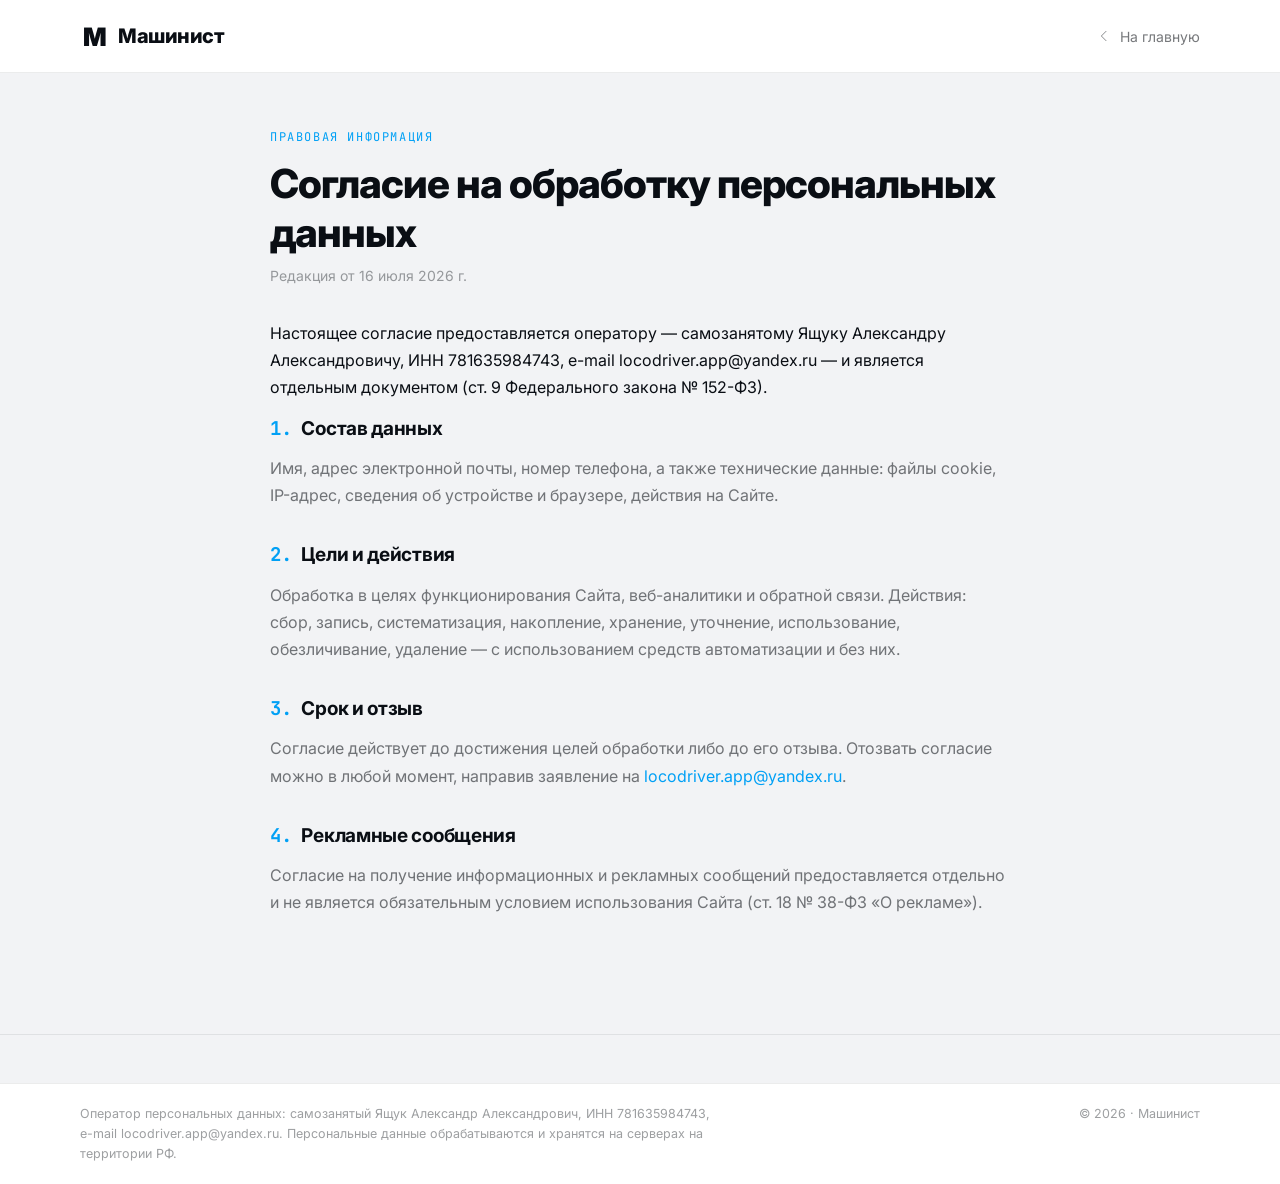
<file: consent.html>
<!DOCTYPE html>
<html lang="ru">
<head>
<meta charset="UTF-8">
<meta name="viewport" content="width=device-width, initial-scale=1, viewport-fit=cover">
<meta name="theme-color" content="#F2F3F5">
<title>Согласие на обработку персональных данных — Машинист</title>
<meta name="description" content="Согласие на обработку персональных данных (ст. 9 № 152-ФЗ) для сайта и приложения «Машинист».">
<meta name="robots" content="noindex">
<link rel="preconnect" href="https://fonts.googleapis.com">
<link rel="preconnect" href="https://fonts.gstatic.com" crossorigin>
<link href="https://fonts.googleapis.com/css2?family=Inter:wght@400;500;600;700;800;900&family=JetBrains+Mono:wght@400;500;600;700&display=swap" rel="stylesheet">
<link rel="stylesheet" href="styles.css">
</head>
<body>
<header class="legal-header">
  <div class="wrap">
    <a href="index.html" class="brand">
      <svg width="28" height="28" viewBox="0 0 32 32" fill="none"><text x="16" y="16.5" text-anchor="middle" dominant-baseline="central" font-family="Inter, system-ui, sans-serif" font-weight="900" font-size="29" letter-spacing="-1.2" fill="currentColor">М</text></svg>
      <span>Машинист</span>
    </a>
    <a href="index.html" class="legal-back">
      <svg width="16" height="16" viewBox="0 0 24 24" fill="none" stroke="currentColor" stroke-width="1.3" stroke-linecap="round" stroke-linejoin="round"><path d="M15 5l-7 7 7 7"/></svg> На главную
    </a>
  </div>
</header>

<main class="legal-wrap">
  <div class="legal-kick">ПРАВОВАЯ ИНФОРМАЦИЯ</div>
  <h1>Согласие на обработку персональных данных</h1>
  <div class="legal-updated">Редакция от 16 июля 2026 г.</div>
  <div class="legal-body">
    <p>Настоящее согласие предоставляется оператору — самозанятому Ящуку Александру Александровичу, ИНН 781635984743, e-mail locodriver.app@yandex.ru — и является отдельным документом (ст. 9 Федерального закона № 152-ФЗ).</p>
    <section>
      <h2><span class="n">1.</span>Состав данных</h2>
      <div class="sec-text">Имя, адрес электронной почты, номер телефона, а также технические данные: файлы cookie, IP-адрес, сведения об устройстве и браузере, действия на Сайте.</div>
    </section>
    <section>
      <h2><span class="n">2.</span>Цели и действия</h2>
      <div class="sec-text">Обработка в целях функционирования Сайта, веб-аналитики и обратной связи. Действия: сбор, запись, систематизация, накопление, хранение, уточнение, использование, обезличивание, удаление — с использованием средств автоматизации и без них.</div>
    </section>
    <section>
      <h2><span class="n">3.</span>Срок и отзыв</h2>
      <div class="sec-text">Согласие действует до достижения целей обработки либо до его отзыва. Отозвать согласие можно в любой момент, направив заявление на <a href="mailto:locodriver.app@yandex.ru">locodriver.app@yandex.ru</a>.</div>
    </section>
    <section>
      <h2><span class="n">4.</span>Рекламные сообщения</h2>
      <div class="sec-text">Согласие на получение информационных и рекламных сообщений предоставляется отдельно и не является обязательным условием использования Сайта (ст. 18 № 38-ФЗ «О рекламе»).</div>
    </section>
  </div>
</main>

<footer class="site-footer">
  <div class="footer-legal" style="border-top:1px solid var(--border)">
    <div class="wrap">
      <div class="op">Оператор персональных данных: самозанятый Ящук Александр Александрович, ИНН 781635984743, e-mail locodriver.app@yandex.ru. Персональные данные обрабатываются и хранятся на серверах на территории РФ.</div>
      <div>© 2026 · Машинист</div>
    </div>
  </div>
</footer>
</body>
</html>
</file>
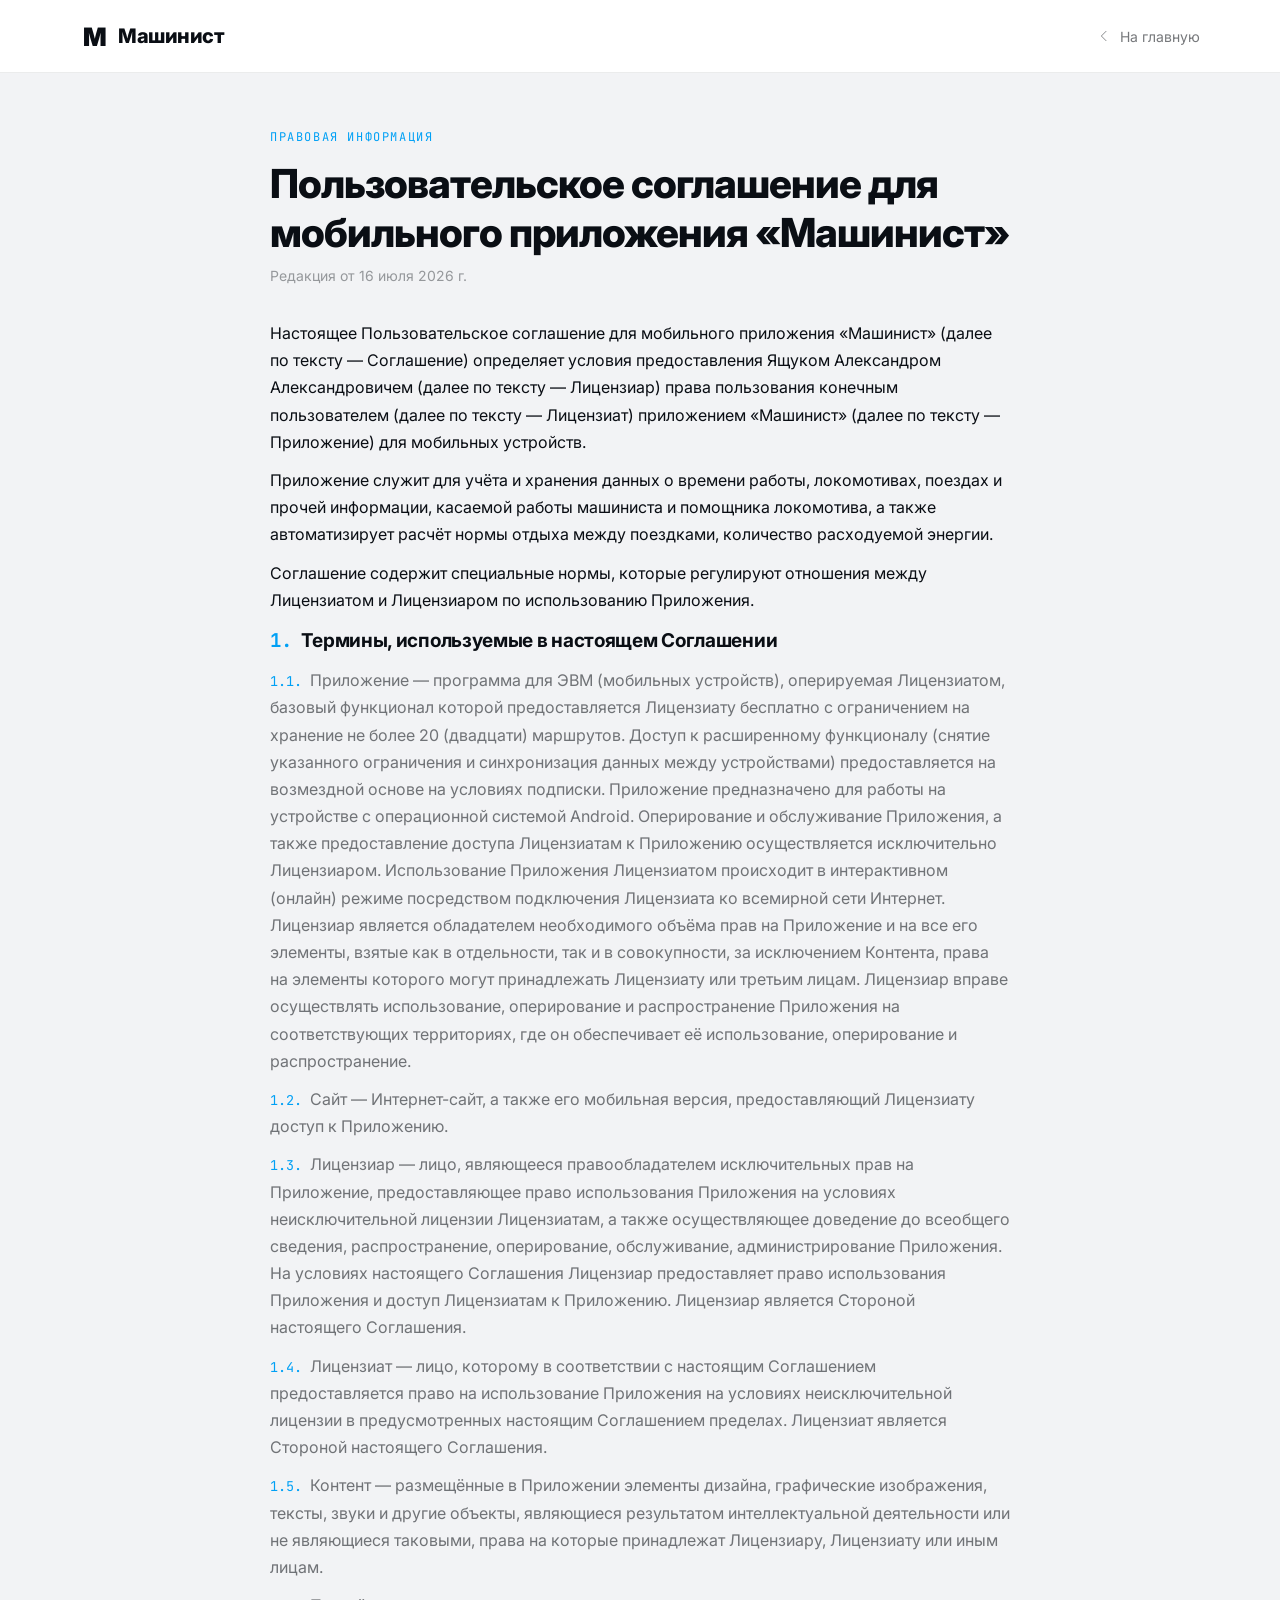
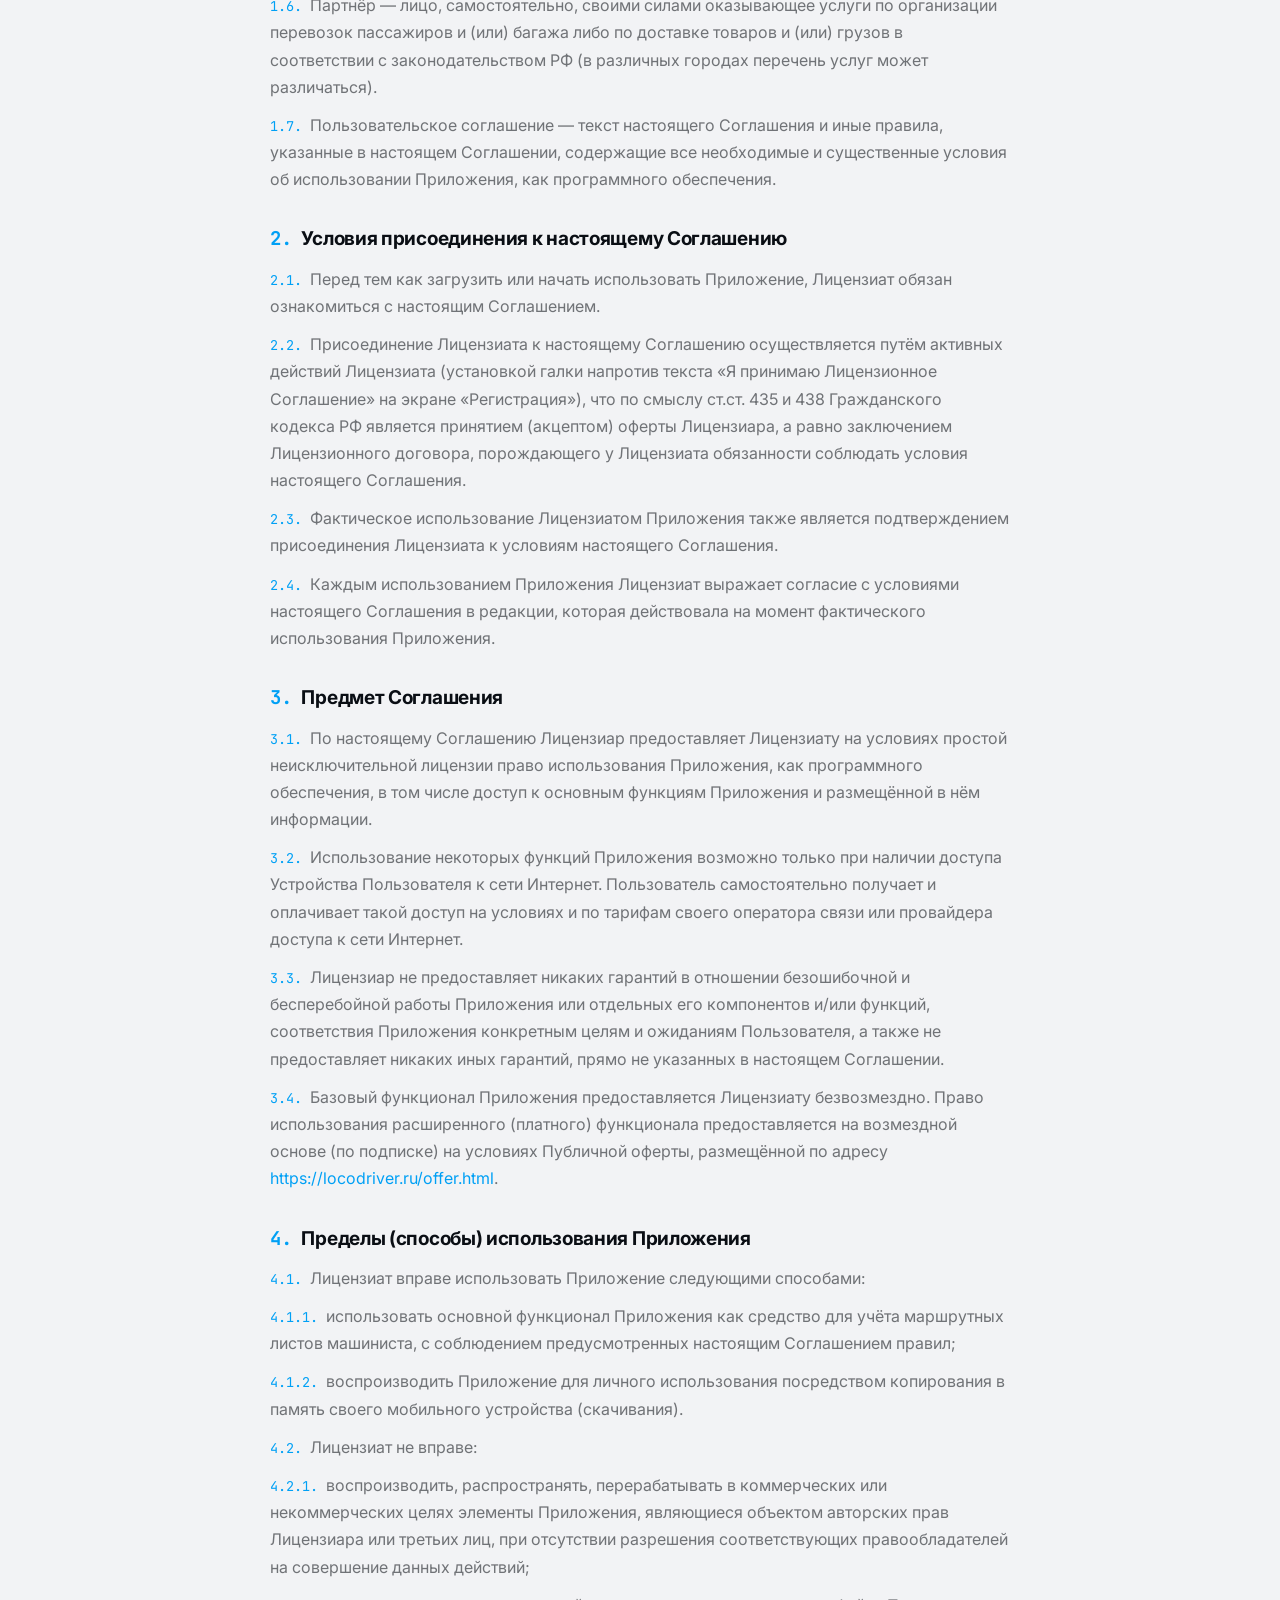
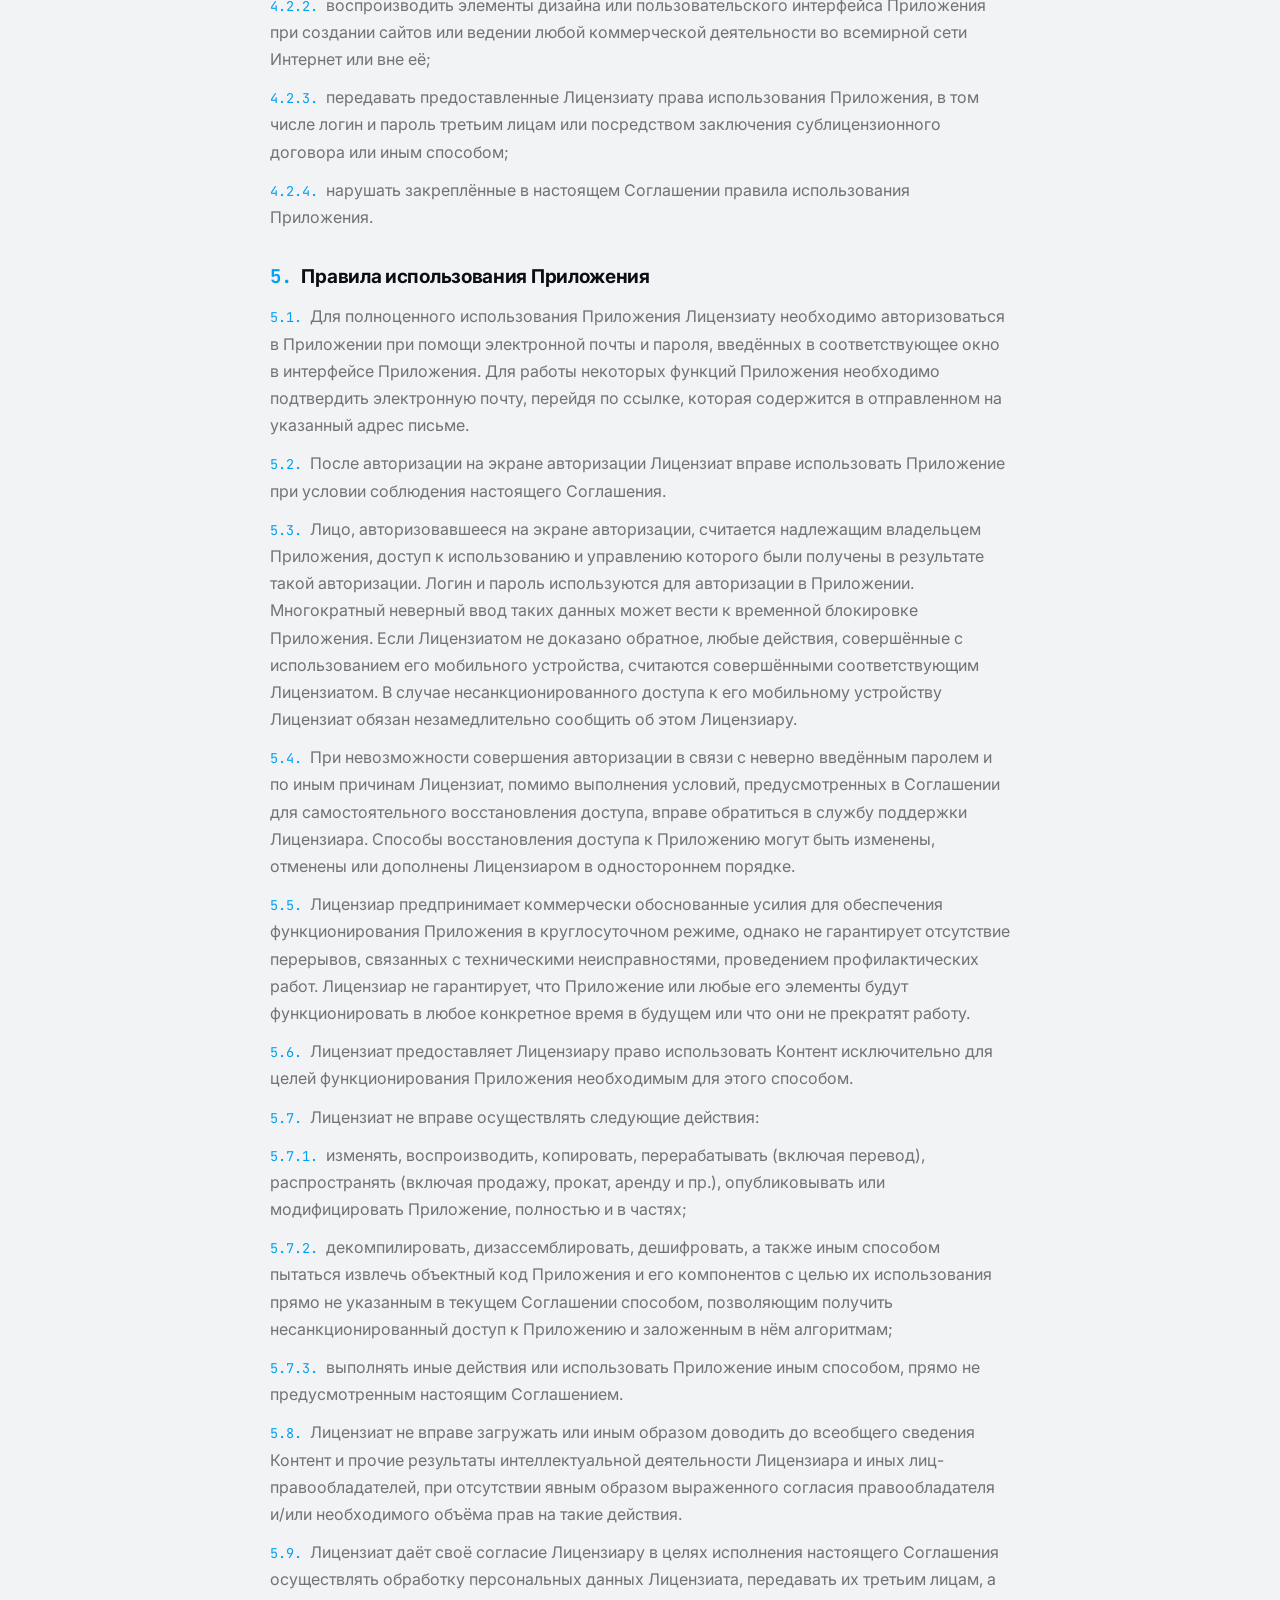
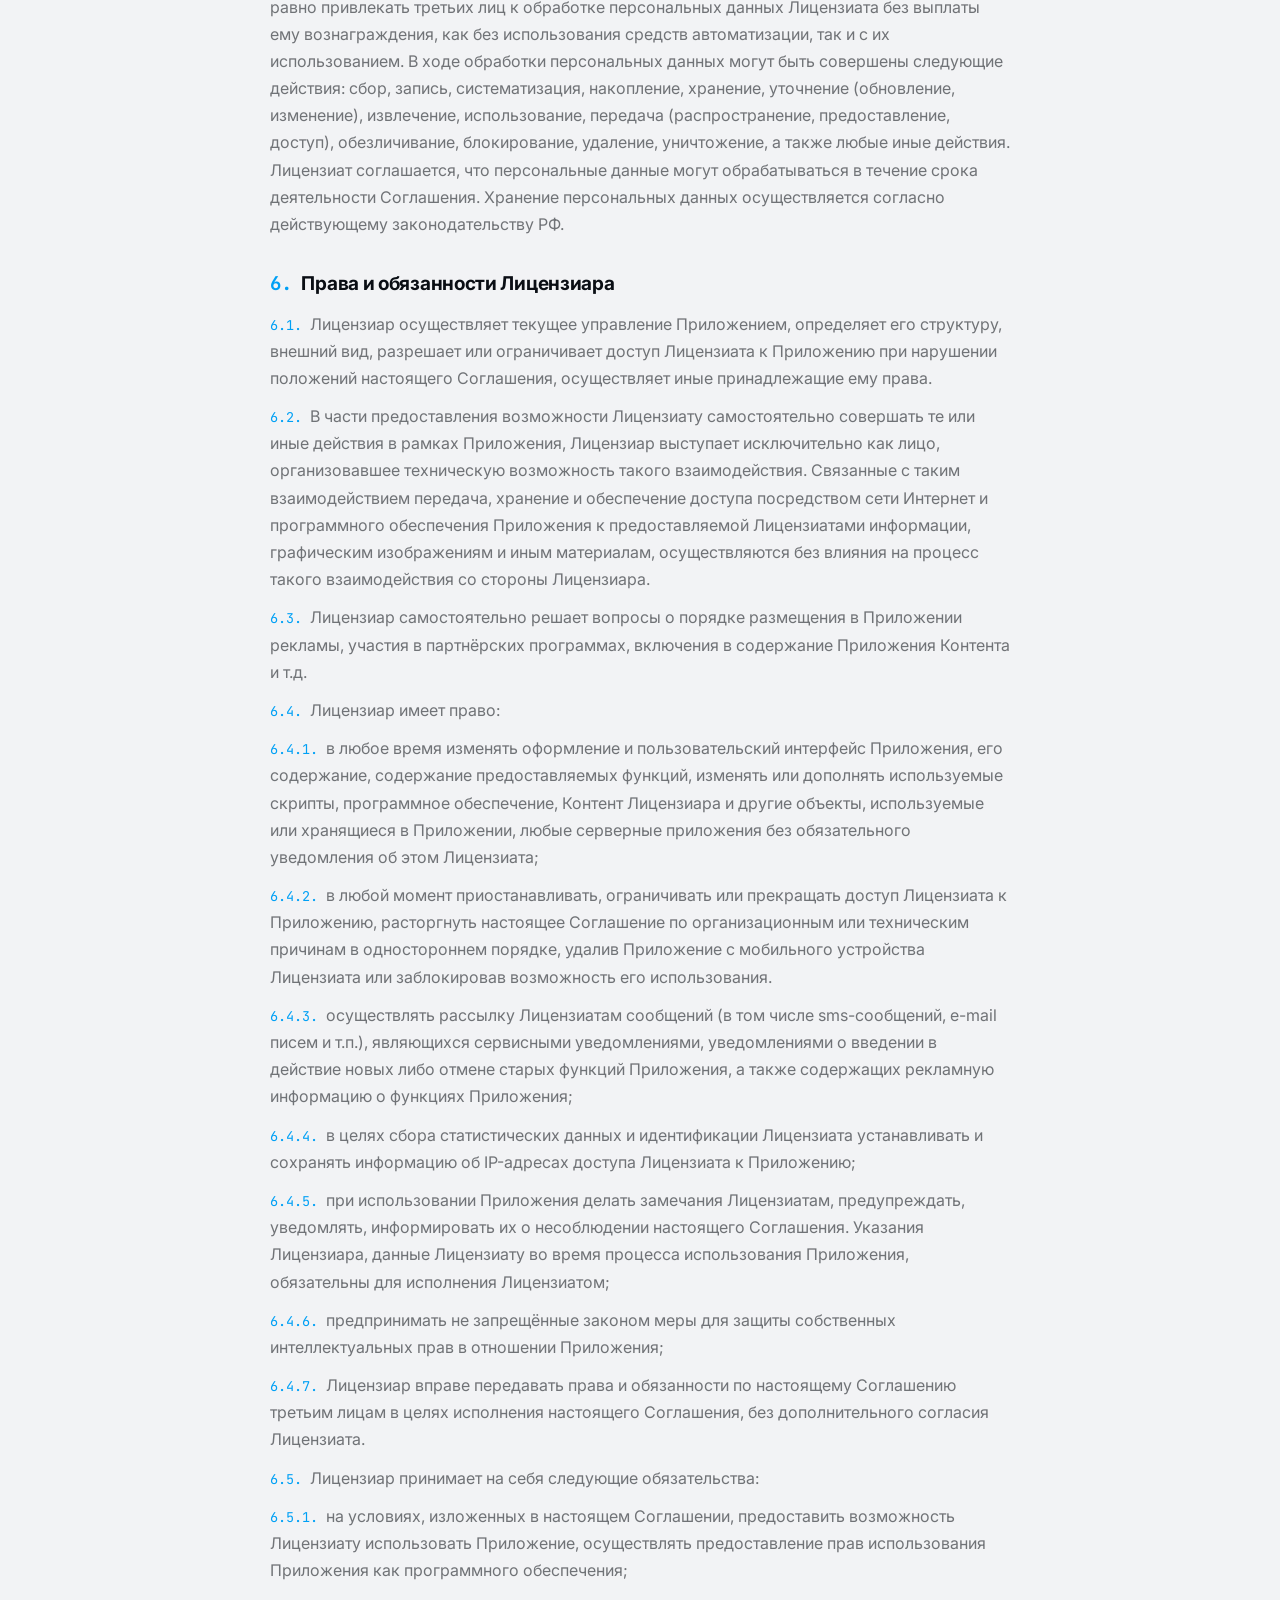
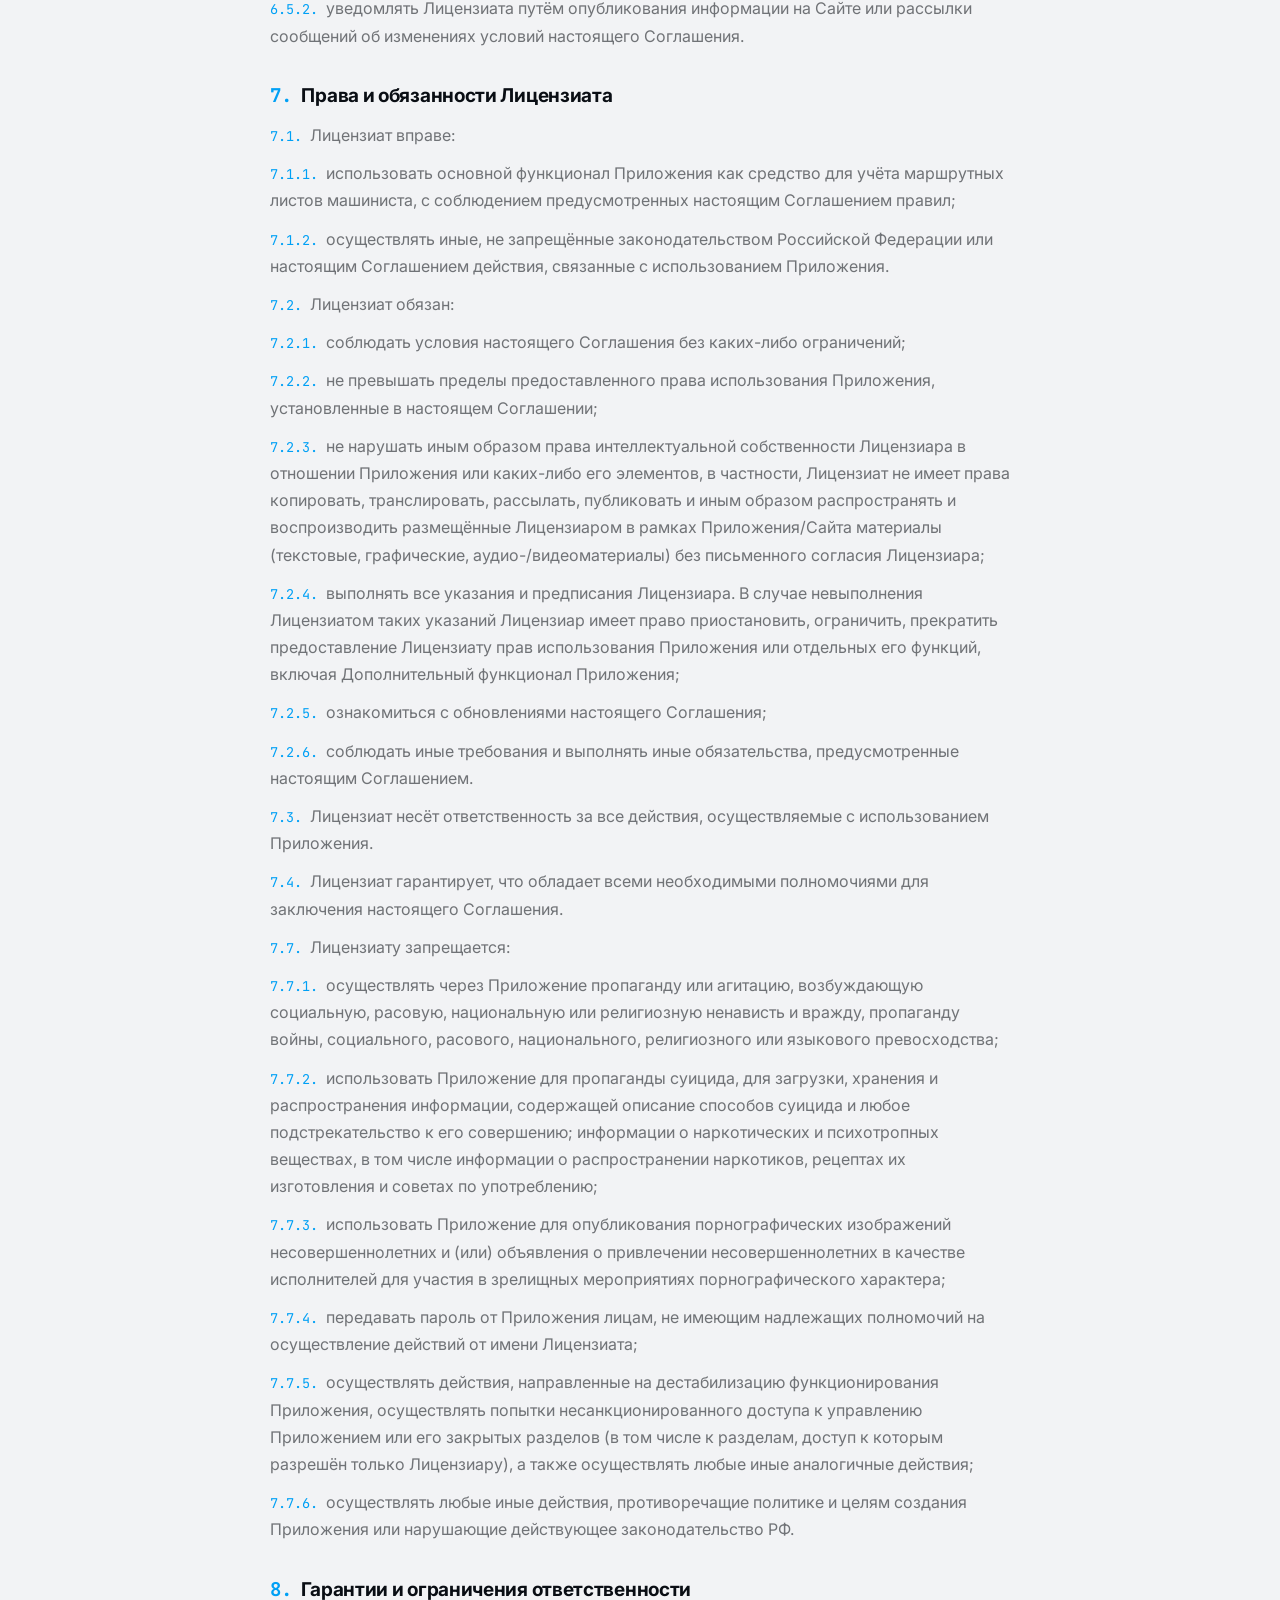
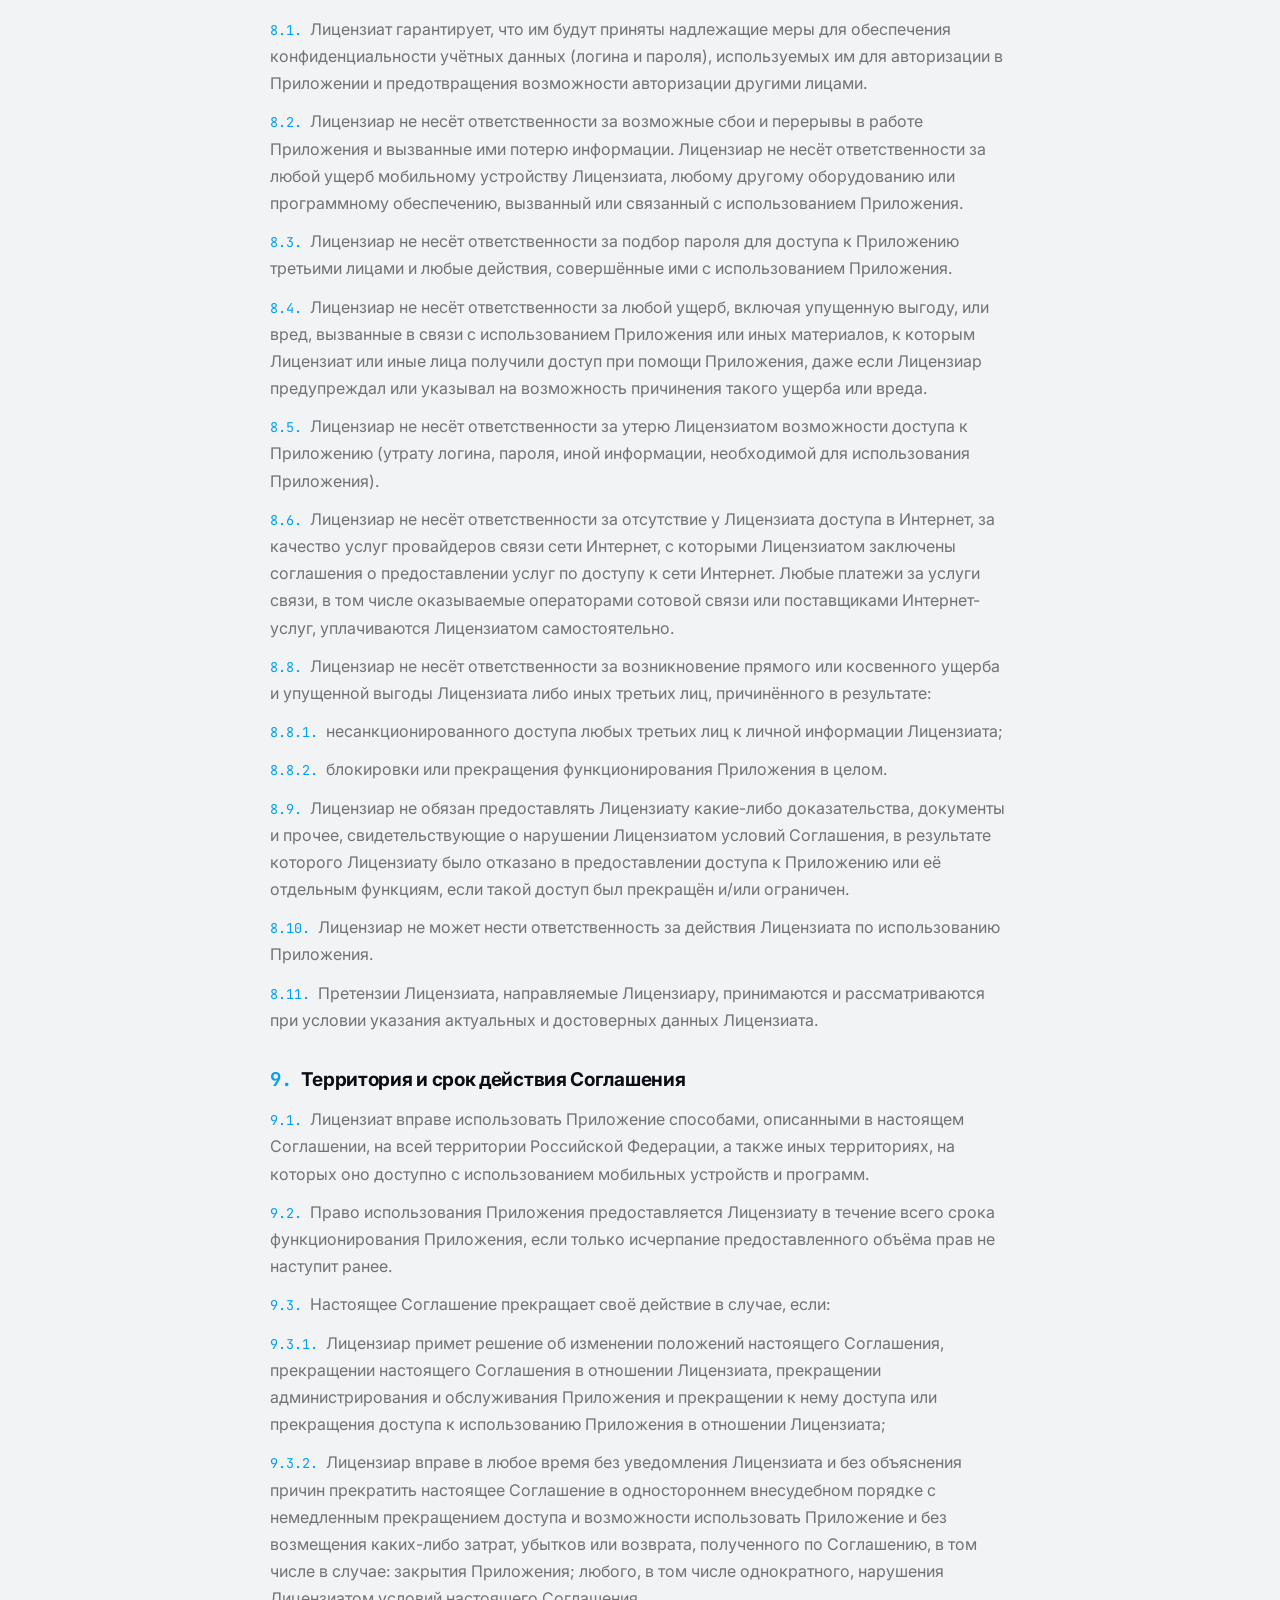
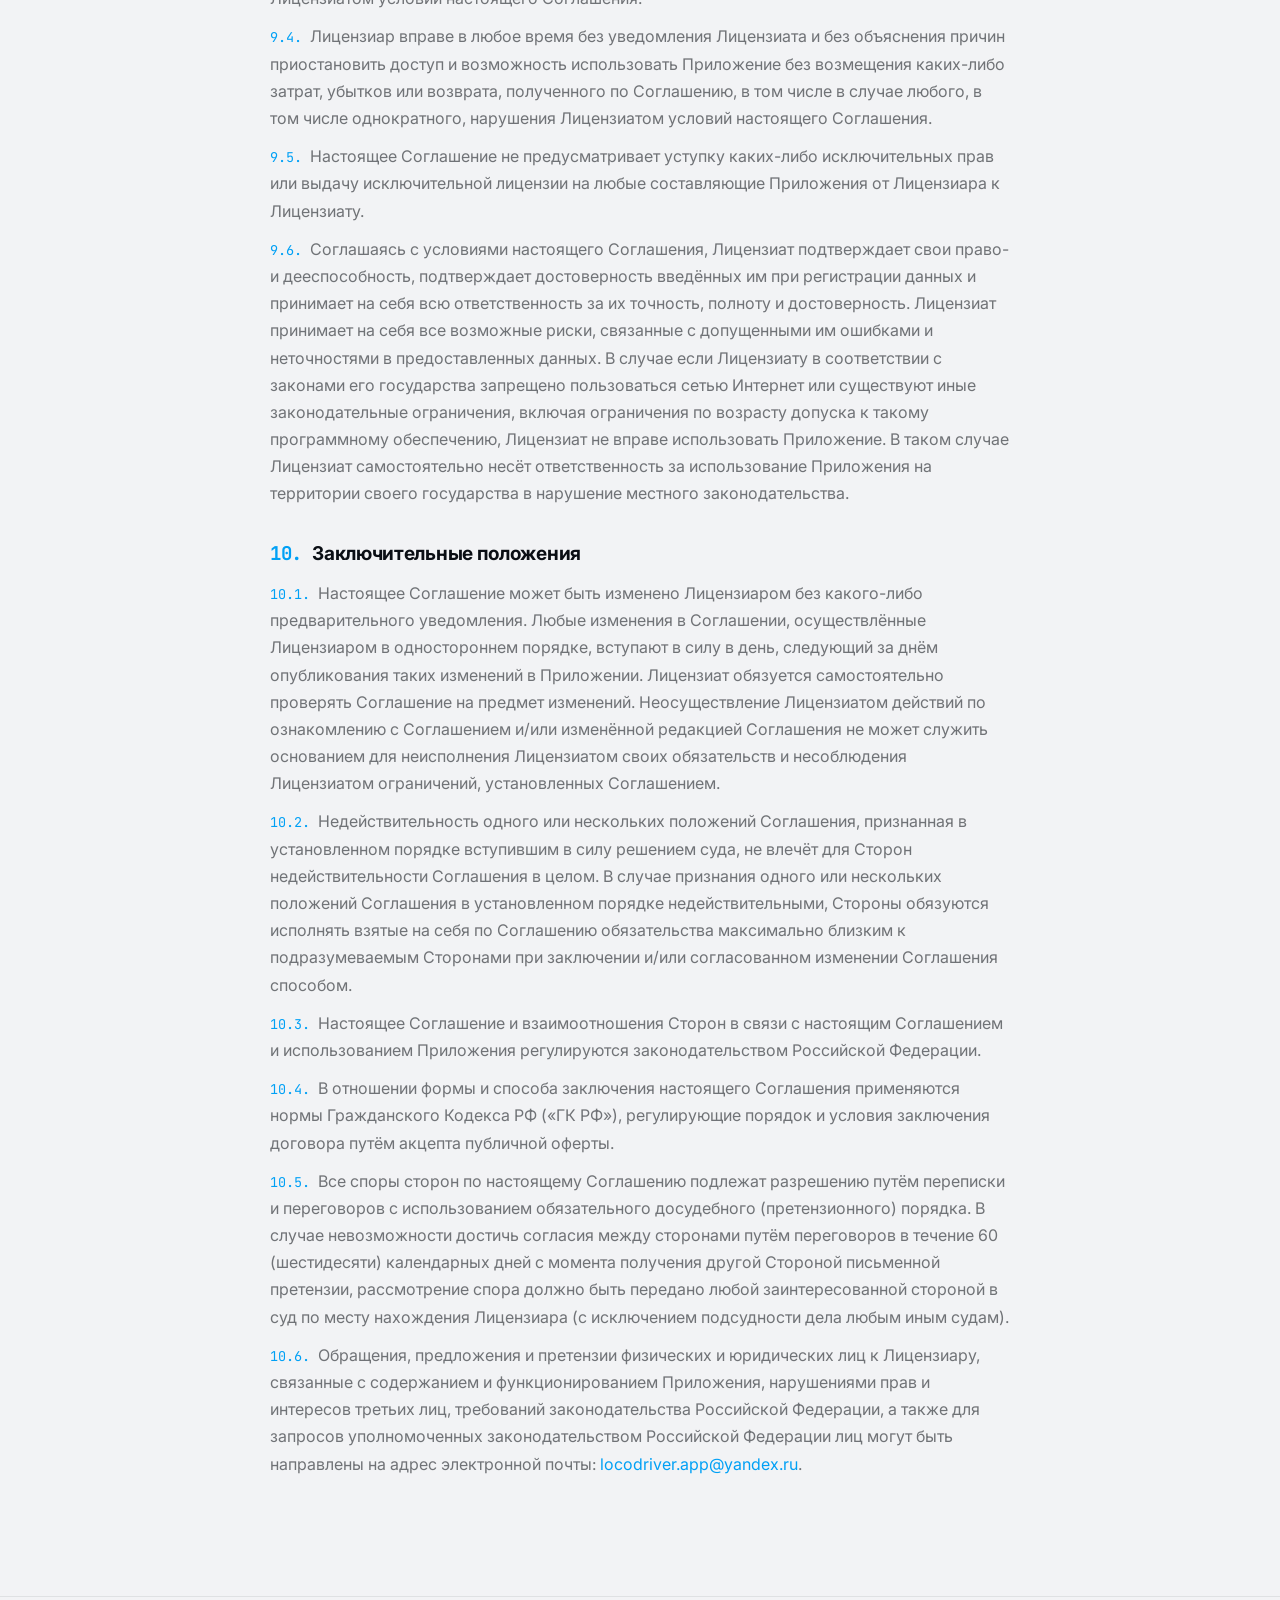
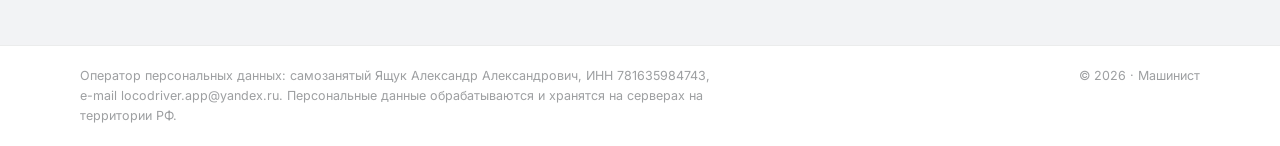
<file: license.html>
<!DOCTYPE html>
<html lang="ru">
<head>
<meta charset="UTF-8">
<meta name="viewport" content="width=device-width, initial-scale=1, viewport-fit=cover">
<meta name="theme-color" content="#F2F3F5">
<title>Пользовательское соглашение — Машинист</title>
<meta name="description" content="Пользовательское (лицензионное) соглашение для мобильного приложения «Машинист».">
<meta name="robots" content="noindex">
<link rel="preconnect" href="https://fonts.googleapis.com">
<link rel="preconnect" href="https://fonts.gstatic.com" crossorigin>
<link href="https://fonts.googleapis.com/css2?family=Inter:wght@400;500;600;700;800;900&family=JetBrains+Mono:wght@400;500;600;700&display=swap" rel="stylesheet">
<link rel="stylesheet" href="styles.css">
</head>
<body>
<header class="legal-header">
  <div class="wrap">
    <a href="index.html" class="brand">
      <svg width="28" height="28" viewBox="0 0 32 32" fill="none"><text x="16" y="16.5" text-anchor="middle" dominant-baseline="central" font-family="Inter, system-ui, sans-serif" font-weight="900" font-size="29" letter-spacing="-1.2" fill="currentColor">М</text></svg>
      <span>Машинист</span>
    </a>
    <a href="index.html" class="legal-back">
      <svg width="16" height="16" viewBox="0 0 24 24" fill="none" stroke="currentColor" stroke-width="1.3" stroke-linecap="round" stroke-linejoin="round"><path d="M15 5l-7 7 7 7"/></svg> На главную
    </a>
  </div>
</header>

<main class="legal-wrap">
  <div class="legal-kick">ПРАВОВАЯ ИНФОРМАЦИЯ</div>
  <h1>Пользовательское соглашение для мобильного приложения «Машинист»</h1>
  <div class="legal-updated">Редакция от 16 июля 2026 г.</div>
  <div class="legal-body">
    <p>Настоящее Пользовательское соглашение для мобильного приложения «Машинист» (далее по тексту — Соглашение) определяет условия предоставления Ящуком Александром Александровичем (далее по тексту — Лицензиар) права пользования конечным пользователем (далее по тексту — Лицензиат) приложением «Машинист» (далее по тексту — Приложение) для мобильных устройств.</p>
    <p>Приложение служит для учёта и хранения данных о времени работы, локомотивах, поездах и прочей информации, касаемой работы машиниста и помощника локомотива, а также автоматизирует расчёт нормы отдыха между поездками, количество расходуемой энергии.</p>
    <p>Соглашение содержит специальные нормы, которые регулируют отношения между Лицензиатом и Лицензиаром по использованию Приложения.</p>

    <section>
      <h2><span class="n">1.</span>Термины, используемые в настоящем Соглашении</h2>
      <div class="sec-text">
        <p><span class="cn">1.1.</span>Приложение — программа для ЭВМ (мобильных устройств), оперируемая Лицензиатом, базовый функционал которой предоставляется Лицензиату бесплатно с ограничением на хранение не более 20 (двадцати) маршрутов. Доступ к расширенному функционалу (снятие указанного ограничения и синхронизация данных между устройствами) предоставляется на возмездной основе на условиях подписки. Приложение предназначено для работы на устройстве с операционной системой Android. Оперирование и обслуживание Приложения, а также предоставление доступа Лицензиатам к Приложению осуществляется исключительно Лицензиаром. Использование Приложения Лицензиатом происходит в интерактивном (онлайн) режиме посредством подключения Лицензиата ко всемирной сети Интернет. Лицензиар является обладателем необходимого объёма прав на Приложение и на все его элементы, взятые как в отдельности, так и в совокупности, за исключением Контента, права на элементы которого могут принадлежать Лицензиату или третьим лицам. Лицензиар вправе осуществлять использование, оперирование и распространение Приложения на соответствующих территориях, где он обеспечивает её использование, оперирование и распространение.</p>
        <p><span class="cn">1.2.</span>Сайт — Интернет-сайт, а также его мобильная версия, предоставляющий Лицензиату доступ к Приложению.</p>
        <p><span class="cn">1.3.</span>Лицензиар — лицо, являющееся правообладателем исключительных прав на Приложение, предоставляющее право использования Приложения на условиях неисключительной лицензии Лицензиатам, а также осуществляющее доведение до всеобщего сведения, распространение, оперирование, обслуживание, администрирование Приложения. На условиях настоящего Соглашения Лицензиар предоставляет право использования Приложения и доступ Лицензиатам к Приложению. Лицензиар является Стороной настоящего Соглашения.</p>
        <p><span class="cn">1.4.</span>Лицензиат — лицо, которому в соответствии с настоящим Соглашением предоставляется право на использование Приложения на условиях неисключительной лицензии в предусмотренных настоящим Соглашением пределах. Лицензиат является Стороной настоящего Соглашения.</p>
        <p><span class="cn">1.5.</span>Контент — размещённые в Приложении элементы дизайна, графические изображения, тексты, звуки и другие объекты, являющиеся результатом интеллектуальной деятельности или не являющиеся таковыми, права на которые принадлежат Лицензиару, Лицензиату или иным лицам.</p>
        <p><span class="cn">1.6.</span>Партнёр — лицо, самостоятельно, своими силами оказывающее услуги по организации перевозок пассажиров и (или) багажа либо по доставке товаров и (или) грузов в соответствии с законодательством РФ (в различных городах перечень услуг может различаться).</p>
        <p><span class="cn">1.7.</span>Пользовательское соглашение — текст настоящего Соглашения и иные правила, указанные в настоящем Соглашении, содержащие все необходимые и существенные условия об использовании Приложения, как программного обеспечения.</p>
      </div>
    </section>

    <section>
      <h2><span class="n">2.</span>Условия присоединения к настоящему Соглашению</h2>
      <div class="sec-text">
        <p><span class="cn">2.1.</span>Перед тем как загрузить или начать использовать Приложение, Лицензиат обязан ознакомиться с настоящим Соглашением.</p>
        <p><span class="cn">2.2.</span>Присоединение Лицензиата к настоящему Соглашению осуществляется путём активных действий Лицензиата (установкой галки напротив текста «Я принимаю Лицензионное Соглашение» на экране «Регистрация»), что по смыслу ст.ст. 435 и 438 Гражданского кодекса РФ является принятием (акцептом) оферты Лицензиара, а равно заключением Лицензионного договора, порождающего у Лицензиата обязанности соблюдать условия настоящего Соглашения.</p>
        <p><span class="cn">2.3.</span>Фактическое использование Лицензиатом Приложения также является подтверждением присоединения Лицензиата к условиям настоящего Соглашения.</p>
        <p><span class="cn">2.4.</span>Каждым использованием Приложения Лицензиат выражает согласие с условиями настоящего Соглашения в редакции, которая действовала на момент фактического использования Приложения.</p>
      </div>
    </section>

    <section>
      <h2><span class="n">3.</span>Предмет Соглашения</h2>
      <div class="sec-text">
        <p><span class="cn">3.1.</span>По настоящему Соглашению Лицензиар предоставляет Лицензиату на условиях простой неисключительной лицензии право использования Приложения, как программного обеспечения, в том числе доступ к основным функциям Приложения и размещённой в нём информации.</p>
        <p><span class="cn">3.2.</span>Использование некоторых функций Приложения возможно только при наличии доступа Устройства Пользователя к сети Интернет. Пользователь самостоятельно получает и оплачивает такой доступ на условиях и по тарифам своего оператора связи или провайдера доступа к сети Интернет.</p>
        <p><span class="cn">3.3.</span>Лицензиар не предоставляет никаких гарантий в отношении безошибочной и бесперебойной работы Приложения или отдельных его компонентов и/или функций, соответствия Приложения конкретным целям и ожиданиям Пользователя, а также не предоставляет никаких иных гарантий, прямо не указанных в настоящем Соглашении.</p>
        <p><span class="cn">3.4.</span>Базовый функционал Приложения предоставляется Лицензиату безвозмездно. Право использования расширенного (платного) функционала предоставляется на возмездной основе (по подписке) на условиях Публичной оферты, размещённой по адресу <a href="offer.html">https://locodriver.ru/offer.html</a>.</p>
      </div>
    </section>

    <section>
      <h2><span class="n">4.</span>Пределы (способы) использования Приложения</h2>
      <div class="sec-text">
        <p><span class="cn">4.1.</span>Лицензиат вправе использовать Приложение следующими способами:</p>
        <p><span class="cn">4.1.1.</span>использовать основной функционал Приложения как средство для учёта маршрутных листов машиниста, с соблюдением предусмотренных настоящим Соглашением правил;</p>
        <p><span class="cn">4.1.2.</span>воспроизводить Приложение для личного использования посредством копирования в память своего мобильного устройства (скачивания).</p>
        <p><span class="cn">4.2.</span>Лицензиат не вправе:</p>
        <p><span class="cn">4.2.1.</span>воспроизводить, распространять, перерабатывать в коммерческих или некоммерческих целях элементы Приложения, являющиеся объектом авторских прав Лицензиара или третьих лиц, при отсутствии разрешения соответствующих правообладателей на совершение данных действий;</p>
        <p><span class="cn">4.2.2.</span>воспроизводить элементы дизайна или пользовательского интерфейса Приложения при создании сайтов или ведении любой коммерческой деятельности во всемирной сети Интернет или вне её;</p>
        <p><span class="cn">4.2.3.</span>передавать предоставленные Лицензиату права использования Приложения, в том числе логин и пароль третьим лицам или посредством заключения сублицензионного договора или иным способом;</p>
        <p><span class="cn">4.2.4.</span>нарушать закреплённые в настоящем Соглашении правила использования Приложения.</p>
      </div>
    </section>

    <section>
      <h2><span class="n">5.</span>Правила использования Приложения</h2>
      <div class="sec-text">
        <p><span class="cn">5.1.</span>Для полноценного использования Приложения Лицензиату необходимо авторизоваться в Приложении при помощи электронной почты и пароля, введённых в соответствующее окно в интерфейсе Приложения. Для работы некоторых функций Приложения необходимо подтвердить электронную почту, перейдя по ссылке, которая содержится в отправленном на указанный адрес письме.</p>
        <p><span class="cn">5.2.</span>После авторизации на экране авторизации Лицензиат вправе использовать Приложение при условии соблюдения настоящего Соглашения.</p>
        <p><span class="cn">5.3.</span>Лицо, авторизовавшееся на экране авторизации, считается надлежащим владельцем Приложения, доступ к использованию и управлению которого были получены в результате такой авторизации. Логин и пароль используются для авторизации в Приложении. Многократный неверный ввод таких данных может вести к временной блокировке Приложения. Если Лицензиатом не доказано обратное, любые действия, совершённые с использованием его мобильного устройства, считаются совершёнными соответствующим Лицензиатом. В случае несанкционированного доступа к его мобильному устройству Лицензиат обязан незамедлительно сообщить об этом Лицензиару.</p>
        <p><span class="cn">5.4.</span>При невозможности совершения авторизации в связи с неверно введённым паролем и по иным причинам Лицензиат, помимо выполнения условий, предусмотренных в Соглашении для самостоятельного восстановления доступа, вправе обратиться в службу поддержки Лицензиара. Способы восстановления доступа к Приложению могут быть изменены, отменены или дополнены Лицензиаром в одностороннем порядке.</p>
        <p><span class="cn">5.5.</span>Лицензиар предпринимает коммерчески обоснованные усилия для обеспечения функционирования Приложения в круглосуточном режиме, однако не гарантирует отсутствие перерывов, связанных с техническими неисправностями, проведением профилактических работ. Лицензиар не гарантирует, что Приложение или любые его элементы будут функционировать в любое конкретное время в будущем или что они не прекратят работу.</p>
        <p><span class="cn">5.6.</span>Лицензиат предоставляет Лицензиару право использовать Контент исключительно для целей функционирования Приложения необходимым для этого способом.</p>
        <p><span class="cn">5.7.</span>Лицензиат не вправе осуществлять следующие действия:</p>
        <p><span class="cn">5.7.1.</span>изменять, воспроизводить, копировать, перерабатывать (включая перевод), распространять (включая продажу, прокат, аренду и пр.), опубликовывать или модифицировать Приложение, полностью и в частях;</p>
        <p><span class="cn">5.7.2.</span>декомпилировать, дизассемблировать, дешифровать, а также иным способом пытаться извлечь объектный код Приложения и его компонентов с целью их использования прямо не указанным в текущем Соглашении способом, позволяющим получить несанкционированный доступ к Приложению и заложенным в нём алгоритмам;</p>
        <p><span class="cn">5.7.3.</span>выполнять иные действия или использовать Приложение иным способом, прямо не предусмотренным настоящим Соглашением.</p>
        <p><span class="cn">5.8.</span>Лицензиат не вправе загружать или иным образом доводить до всеобщего сведения Контент и прочие результаты интеллектуальной деятельности Лицензиара и иных лиц-правообладателей, при отсутствии явным образом выраженного согласия правообладателя и/или необходимого объёма прав на такие действия.</p>
        <p><span class="cn">5.9.</span>Лицензиат даёт своё согласие Лицензиару в целях исполнения настоящего Соглашения осуществлять обработку персональных данных Лицензиата, передавать их третьим лицам, а равно привлекать третьих лиц к обработке персональных данных Лицензиата без выплаты ему вознаграждения, как без использования средств автоматизации, так и с их использованием. В ходе обработки персональных данных могут быть совершены следующие действия: сбор, запись, систематизация, накопление, хранение, уточнение (обновление, изменение), извлечение, использование, передача (распространение, предоставление, доступ), обезличивание, блокирование, удаление, уничтожение, а также любые иные действия. Лицензиат соглашается, что персональные данные могут обрабатываться в течение срока деятельности Соглашения. Хранение персональных данных осуществляется согласно действующему законодательству РФ.</p>
      </div>
    </section>

    <section>
      <h2><span class="n">6.</span>Права и обязанности Лицензиара</h2>
      <div class="sec-text">
        <p><span class="cn">6.1.</span>Лицензиар осуществляет текущее управление Приложением, определяет его структуру, внешний вид, разрешает или ограничивает доступ Лицензиата к Приложению при нарушении положений настоящего Соглашения, осуществляет иные принадлежащие ему права.</p>
        <p><span class="cn">6.2.</span>В части предоставления возможности Лицензиату самостоятельно совершать те или иные действия в рамках Приложения, Лицензиар выступает исключительно как лицо, организовавшее техническую возможность такого взаимодействия. Связанные с таким взаимодействием передача, хранение и обеспечение доступа посредством сети Интернет и программного обеспечения Приложения к предоставляемой Лицензиатами информации, графическим изображениям и иным материалам, осуществляются без влияния на процесс такого взаимодействия со стороны Лицензиара.</p>
        <p><span class="cn">6.3.</span>Лицензиар самостоятельно решает вопросы о порядке размещения в Приложении рекламы, участия в партнёрских программах, включения в содержание Приложения Контента и т.д.</p>
        <p><span class="cn">6.4.</span>Лицензиар имеет право:</p>
        <p><span class="cn">6.4.1.</span>в любое время изменять оформление и пользовательский интерфейс Приложения, его содержание, содержание предоставляемых функций, изменять или дополнять используемые скрипты, программное обеспечение, Контент Лицензиара и другие объекты, используемые или хранящиеся в Приложении, любые серверные приложения без обязательного уведомления об этом Лицензиата;</p>
        <p><span class="cn">6.4.2.</span>в любой момент приостанавливать, ограничивать или прекращать доступ Лицензиата к Приложению, расторгнуть настоящее Соглашение по организационным или техническим причинам в одностороннем порядке, удалив Приложение с мобильного устройства Лицензиата или заблокировав возможность его использования.</p>
        <p><span class="cn">6.4.3.</span>осуществлять рассылку Лицензиатам сообщений (в том числе sms-сообщений, e-mail писем и т.п.), являющихся сервисными уведомлениями, уведомлениями о введении в действие новых либо отмене старых функций Приложения, а также содержащих рекламную информацию о функциях Приложения;</p>
        <p><span class="cn">6.4.4.</span>в целях сбора статистических данных и идентификации Лицензиата устанавливать и сохранять информацию об IP-адресах доступа Лицензиата к Приложению;</p>
        <p><span class="cn">6.4.5.</span>при использовании Приложения делать замечания Лицензиатам, предупреждать, уведомлять, информировать их о несоблюдении настоящего Соглашения. Указания Лицензиара, данные Лицензиату во время процесса использования Приложения, обязательны для исполнения Лицензиатом;</p>
        <p><span class="cn">6.4.6.</span>предпринимать не запрещённые законом меры для защиты собственных интеллектуальных прав в отношении Приложения;</p>
        <p><span class="cn">6.4.7.</span>Лицензиар вправе передавать права и обязанности по настоящему Соглашению третьим лицам в целях исполнения настоящего Соглашения, без дополнительного согласия Лицензиата.</p>
        <p><span class="cn">6.5.</span>Лицензиар принимает на себя следующие обязательства:</p>
        <p><span class="cn">6.5.1.</span>на условиях, изложенных в настоящем Соглашении, предоставить возможность Лицензиату использовать Приложение, осуществлять предоставление прав использования Приложения как программного обеспечения;</p>
        <p><span class="cn">6.5.2.</span>уведомлять Лицензиата путём опубликования информации на Сайте или рассылки сообщений об изменениях условий настоящего Соглашения.</p>
      </div>
    </section>

    <section>
      <h2><span class="n">7.</span>Права и обязанности Лицензиата</h2>
      <div class="sec-text">
        <p><span class="cn">7.1.</span>Лицензиат вправе:</p>
        <p><span class="cn">7.1.1.</span>использовать основной функционал Приложения как средство для учёта маршрутных листов машиниста, с соблюдением предусмотренных настоящим Соглашением правил;</p>
        <p><span class="cn">7.1.2.</span>осуществлять иные, не запрещённые законодательством Российской Федерации или настоящим Соглашением действия, связанные с использованием Приложения.</p>
        <p><span class="cn">7.2.</span>Лицензиат обязан:</p>
        <p><span class="cn">7.2.1.</span>соблюдать условия настоящего Соглашения без каких-либо ограничений;</p>
        <p><span class="cn">7.2.2.</span>не превышать пределы предоставленного права использования Приложения, установленные в настоящем Соглашении;</p>
        <p><span class="cn">7.2.3.</span>не нарушать иным образом права интеллектуальной собственности Лицензиара в отношении Приложения или каких-либо его элементов, в частности, Лицензиат не имеет права копировать, транслировать, рассылать, публиковать и иным образом распространять и воспроизводить размещённые Лицензиаром в рамках Приложения/Сайта материалы (текстовые, графические, аудио-/видеоматериалы) без письменного согласия Лицензиара;</p>
        <p><span class="cn">7.2.4.</span>выполнять все указания и предписания Лицензиара. В случае невыполнения Лицензиатом таких указаний Лицензиар имеет право приостановить, ограничить, прекратить предоставление Лицензиату прав использования Приложения или отдельных его функций, включая Дополнительный функционал Приложения;</p>
        <p><span class="cn">7.2.5.</span>ознакомиться с обновлениями настоящего Соглашения;</p>
        <p><span class="cn">7.2.6.</span>соблюдать иные требования и выполнять иные обязательства, предусмотренные настоящим Соглашением.</p>
        <p><span class="cn">7.3.</span>Лицензиат несёт ответственность за все действия, осуществляемые с использованием Приложения.</p>
        <p><span class="cn">7.4.</span>Лицензиат гарантирует, что обладает всеми необходимыми полномочиями для заключения настоящего Соглашения.</p>
        <p><span class="cn">7.7.</span>Лицензиату запрещается:</p>
        <p><span class="cn">7.7.1.</span>осуществлять через Приложение пропаганду или агитацию, возбуждающую социальную, расовую, национальную или религиозную ненависть и вражду, пропаганду войны, социального, расового, национального, религиозного или языкового превосходства;</p>
        <p><span class="cn">7.7.2.</span>использовать Приложение для пропаганды суицида, для загрузки, хранения и распространения информации, содержащей описание способов суицида и любое подстрекательство к его совершению; информации о наркотических и психотропных веществах, в том числе информации о распространении наркотиков, рецептах их изготовления и советах по употреблению;</p>
        <p><span class="cn">7.7.3.</span>использовать Приложение для опубликования порнографических изображений несовершеннолетних и (или) объявления о привлечении несовершеннолетних в качестве исполнителей для участия в зрелищных мероприятиях порнографического характера;</p>
        <p><span class="cn">7.7.4.</span>передавать пароль от Приложения лицам, не имеющим надлежащих полномочий на осуществление действий от имени Лицензиата;</p>
        <p><span class="cn">7.7.5.</span>осуществлять действия, направленные на дестабилизацию функционирования Приложения, осуществлять попытки несанкционированного доступа к управлению Приложением или его закрытых разделов (в том числе к разделам, доступ к которым разрешён только Лицензиару), а также осуществлять любые иные аналогичные действия;</p>
        <p><span class="cn">7.7.6.</span>осуществлять любые иные действия, противоречащие политике и целям создания Приложения или нарушающие действующее законодательство РФ.</p>
      </div>
    </section>

    <section>
      <h2><span class="n">8.</span>Гарантии и ограничения ответственности</h2>
      <div class="sec-text">
        <p><span class="cn">8.1.</span>Лицензиат гарантирует, что им будут приняты надлежащие меры для обеспечения конфиденциальности учётных данных (логина и пароля), используемых им для авторизации в Приложении и предотвращения возможности авторизации другими лицами.</p>
        <p><span class="cn">8.2.</span>Лицензиар не несёт ответственности за возможные сбои и перерывы в работе Приложения и вызванные ими потерю информации. Лицензиар не несёт ответственности за любой ущерб мобильному устройству Лицензиата, любому другому оборудованию или программному обеспечению, вызванный или связанный с использованием Приложения.</p>
        <p><span class="cn">8.3.</span>Лицензиар не несёт ответственности за подбор пароля для доступа к Приложению третьими лицами и любые действия, совершённые ими с использованием Приложения.</p>
        <p><span class="cn">8.4.</span>Лицензиар не несёт ответственности за любой ущерб, включая упущенную выгоду, или вред, вызванные в связи с использованием Приложения или иных материалов, к которым Лицензиат или иные лица получили доступ при помощи Приложения, даже если Лицензиар предупреждал или указывал на возможность причинения такого ущерба или вреда.</p>
        <p><span class="cn">8.5.</span>Лицензиар не несёт ответственности за утерю Лицензиатом возможности доступа к Приложению (утрату логина, пароля, иной информации, необходимой для использования Приложения).</p>
        <p><span class="cn">8.6.</span>Лицензиар не несёт ответственности за отсутствие у Лицензиата доступа в Интернет, за качество услуг провайдеров связи сети Интернет, с которыми Лицензиатом заключены соглашения о предоставлении услуг по доступу к сети Интернет. Любые платежи за услуги связи, в том числе оказываемые операторами сотовой связи или поставщиками Интернет-услуг, уплачиваются Лицензиатом самостоятельно.</p>
        <p><span class="cn">8.8.</span>Лицензиар не несёт ответственности за возникновение прямого или косвенного ущерба и упущенной выгоды Лицензиата либо иных третьих лиц, причинённого в результате:</p>
        <p><span class="cn">8.8.1.</span>несанкционированного доступа любых третьих лиц к личной информации Лицензиата;</p>
        <p><span class="cn">8.8.2.</span>блокировки или прекращения функционирования Приложения в целом.</p>
        <p><span class="cn">8.9.</span>Лицензиар не обязан предоставлять Лицензиату какие-либо доказательства, документы и прочее, свидетельствующие о нарушении Лицензиатом условий Соглашения, в результате которого Лицензиату было отказано в предоставлении доступа к Приложению или её отдельным функциям, если такой доступ был прекращён и/или ограничен.</p>
        <p><span class="cn">8.10.</span>Лицензиар не может нести ответственность за действия Лицензиата по использованию Приложения.</p>
        <p><span class="cn">8.11.</span>Претензии Лицензиата, направляемые Лицензиару, принимаются и рассматриваются при условии указания актуальных и достоверных данных Лицензиата.</p>
      </div>
    </section>

    <section>
      <h2><span class="n">9.</span>Территория и срок действия Соглашения</h2>
      <div class="sec-text">
        <p><span class="cn">9.1.</span>Лицензиат вправе использовать Приложение способами, описанными в настоящем Соглашении, на всей территории Российской Федерации, а также иных территориях, на которых оно доступно с использованием мобильных устройств и программ.</p>
        <p><span class="cn">9.2.</span>Право использования Приложения предоставляется Лицензиату в течение всего срока функционирования Приложения, если только исчерпание предоставленного объёма прав не наступит ранее.</p>
        <p><span class="cn">9.3.</span>Настоящее Соглашение прекращает своё действие в случае, если:</p>
        <p><span class="cn">9.3.1.</span>Лицензиар примет решение об изменении положений настоящего Соглашения, прекращении настоящего Соглашения в отношении Лицензиата, прекращении администрирования и обслуживания Приложения и прекращении к нему доступа или прекращения доступа к использованию Приложения в отношении Лицензиата;</p>
        <p><span class="cn">9.3.2.</span>Лицензиар вправе в любое время без уведомления Лицензиата и без объяснения причин прекратить настоящее Соглашение в одностороннем внесудебном порядке с немедленным прекращением доступа и возможности использовать Приложение и без возмещения каких-либо затрат, убытков или возврата, полученного по Соглашению, в том числе в случае: закрытия Приложения; любого, в том числе однократного, нарушения Лицензиатом условий настоящего Соглашения.</p>
        <p><span class="cn">9.4.</span>Лицензиар вправе в любое время без уведомления Лицензиата и без объяснения причин приостановить доступ и возможность использовать Приложение без возмещения каких-либо затрат, убытков или возврата, полученного по Соглашению, в том числе в случае любого, в том числе однократного, нарушения Лицензиатом условий настоящего Соглашения.</p>
        <p><span class="cn">9.5.</span>Настоящее Соглашение не предусматривает уступку каких-либо исключительных прав или выдачу исключительной лицензии на любые составляющие Приложения от Лицензиара к Лицензиату.</p>
        <p><span class="cn">9.6.</span>Соглашаясь с условиями настоящего Соглашения, Лицензиат подтверждает свои право- и дееспособность, подтверждает достоверность введённых им при регистрации данных и принимает на себя всю ответственность за их точность, полноту и достоверность. Лицензиат принимает на себя все возможные риски, связанные с допущенными им ошибками и неточностями в предоставленных данных. В случае если Лицензиату в соответствии с законами его государства запрещено пользоваться сетью Интернет или существуют иные законодательные ограничения, включая ограничения по возрасту допуска к такому программному обеспечению, Лицензиат не вправе использовать Приложение. В таком случае Лицензиат самостоятельно несёт ответственность за использование Приложения на территории своего государства в нарушение местного законодательства.</p>
      </div>
    </section>

    <section>
      <h2><span class="n">10.</span>Заключительные положения</h2>
      <div class="sec-text">
        <p><span class="cn">10.1.</span>Настоящее Соглашение может быть изменено Лицензиаром без какого-либо предварительного уведомления. Любые изменения в Соглашении, осуществлённые Лицензиаром в одностороннем порядке, вступают в силу в день, следующий за днём опубликования таких изменений в Приложении. Лицензиат обязуется самостоятельно проверять Соглашение на предмет изменений. Неосуществление Лицензиатом действий по ознакомлению с Соглашением и/или изменённой редакцией Соглашения не может служить основанием для неисполнения Лицензиатом своих обязательств и несоблюдения Лицензиатом ограничений, установленных Соглашением.</p>
        <p><span class="cn">10.2.</span>Недействительность одного или нескольких положений Соглашения, признанная в установленном порядке вступившим в силу решением суда, не влечёт для Сторон недействительности Соглашения в целом. В случае признания одного или нескольких положений Соглашения в установленном порядке недействительными, Стороны обязуются исполнять взятые на себя по Соглашению обязательства максимально близким к подразумеваемым Сторонами при заключении и/или согласованном изменении Соглашения способом.</p>
        <p><span class="cn">10.3.</span>Настоящее Соглашение и взаимоотношения Сторон в связи с настоящим Соглашением и использованием Приложения регулируются законодательством Российской Федерации.</p>
        <p><span class="cn">10.4.</span>В отношении формы и способа заключения настоящего Соглашения применяются нормы Гражданского Кодекса РФ («ГК РФ»), регулирующие порядок и условия заключения договора путём акцепта публичной оферты.</p>
        <p><span class="cn">10.5.</span>Все споры сторон по настоящему Соглашению подлежат разрешению путём переписки и переговоров с использованием обязательного досудебного (претензионного) порядка. В случае невозможности достичь согласия между сторонами путём переговоров в течение 60 (шестидесяти) календарных дней с момента получения другой Стороной письменной претензии, рассмотрение спора должно быть передано любой заинтересованной стороной в суд по месту нахождения Лицензиара (с исключением подсудности дела любым иным судам).</p>
        <p><span class="cn">10.6.</span>Обращения, предложения и претензии физических и юридических лиц к Лицензиару, связанные с содержанием и функционированием Приложения, нарушениями прав и интересов третьих лиц, требований законодательства Российской Федерации, а также для запросов уполномоченных законодательством Российской Федерации лиц могут быть направлены на адрес электронной почты: <a href="mailto:locodriver.app@yandex.ru">locodriver.app@yandex.ru</a>.</p>
      </div>
    </section>
  </div>
</main>

<footer class="site-footer">
  <div class="footer-legal" style="border-top:1px solid var(--border)">
    <div class="wrap">
      <div class="op">Оператор персональных данных: самозанятый Ящук Александр Александрович, ИНН 781635984743, e-mail locodriver.app@yandex.ru. Персональные данные обрабатываются и хранятся на серверах на территории РФ.</div>
      <div>© 2026 · Машинист</div>
    </div>
  </div>
</footer>
</body>
</html>
</file>
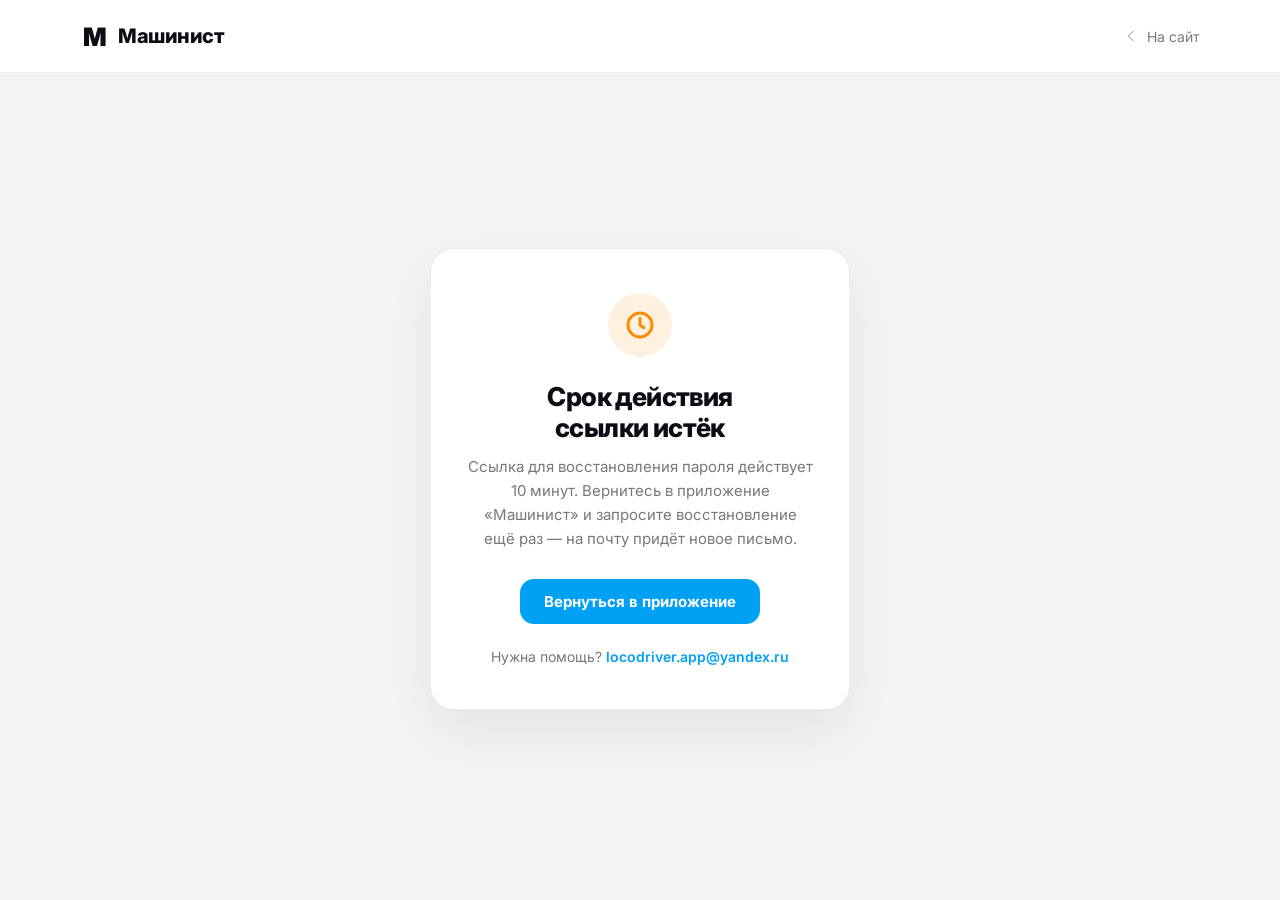
<file: link-expired.html>
<!DOCTYPE html>
<html lang="ru">
<head>
<meta charset="UTF-8">
<meta name="viewport" content="width=device-width, initial-scale=1, viewport-fit=cover">
<meta name="theme-color" content="#F2F3F5">
<title>Ссылка недействительна — Машинист</title>
<meta name="description" content="Срок действия ссылки для восстановления пароля истёк.">
<meta name="robots" content="noindex">
<link rel="preconnect" href="https://fonts.googleapis.com">
<link rel="preconnect" href="https://fonts.gstatic.com" crossorigin>
<link href="https://fonts.googleapis.com/css2?family=Inter:wght@400;500;600;700;800;900&family=JetBrains+Mono:wght@400;500;600;700&display=swap" rel="stylesheet">
<style>
  :root{
    --bg:#F2F3F5; --surface:#FFFFFF; --ink:#0A0E14;
    --muted:rgba(10,14,20,.56); --faint:rgba(10,14,20,.40);
    --border:rgba(10,14,20,.08); --borderStrong:rgba(10,14,20,.14);
    --accent:#00A0F5; --accentHover:#0091D9; --accentSoft:rgba(0,160,245,.10);
    --success:#00B341; --warning:#FF8A00;
    --sans:"Inter",-apple-system,BlinkMacSystemFont,"Segoe UI",system-ui,sans-serif;
    --mono:"JetBrains Mono",ui-monospace,"SF Mono",Menlo,Consolas,monospace;
  }
  *{box-sizing:border-box}
  html,body{margin:0;padding:0;background:var(--bg);color:var(--ink);
    font-family:var(--sans);-webkit-font-smoothing:antialiased;text-rendering:optimizeLegibility}
  body{min-height:100vh;display:flex;flex-direction:column}
  a{color:var(--accent);text-decoration:none}
  a:hover{color:var(--accentHover)}
  svg{display:block}
  h1{margin:0;text-wrap:pretty}
  .wrap{max-width:1200px;margin:0 auto;padding:0 40px}
  .site-head{border-bottom:1px solid var(--border);background:var(--surface)}
  .site-head .wrap{display:flex;align-items:center;justify-content:space-between;height:72px}
  .brand{display:flex;align-items:center;gap:10px;color:var(--ink)}
  .brand:hover{color:var(--ink)}
  .brand span{font-size:20px;font-weight:800;letter-spacing:-.5px}
  .back{display:inline-flex;align-items:center;gap:8px;color:var(--muted);font-size:14px}
  .back:hover{color:var(--ink)}
  .auth-wrap{flex:1;display:flex;align-items:center;justify-content:center;padding:56px 20px 72px}
  .auth-card{width:100%;max-width:420px;background:var(--surface);border:1px solid var(--border);
    border-radius:24px;padding:44px 36px;box-shadow:0 22px 50px rgba(10,14,20,.06);text-align:center}
  .status-icon{width:64px;height:64px;border-radius:50%;display:flex;align-items:center;
    justify-content:center;margin:0 auto 24px}
  .status-icon svg{width:32px;height:32px}
  .status-icon--warn{background:rgba(255,138,0,.12);color:var(--warning)}
  .auth-card h1{font-size:26px;font-weight:800;letter-spacing:-.6px;margin-bottom:12px}
  .auth-sub{font-size:15px;color:var(--muted);line-height:1.6;margin:0 0 28px}
  .auth-btn{display:inline-block;padding:13px 24px;border-radius:14px;background:var(--accent);
    color:#fff;font-size:15px;font-weight:700;font-family:var(--sans);border:none;cursor:pointer}
  .auth-btn:hover{background:var(--accentHover);color:#fff}
  .auth-support{margin-top:24px;font-size:14px;color:var(--muted)}
  .auth-support a{font-weight:600}
  @media(max-width:1024px){.wrap{padding:0 28px}}
  @media(max-width:680px){.wrap{padding:0 20px}}
  @media(max-width:480px){.auth-card{padding:36px 22px}}
</style>
</head>
<body>
<header class="site-head">
  <div class="wrap">
    <a href="https://locodriver.ru" class="brand">
      <svg width="28" height="28" viewBox="0 0 32 32" fill="none"><text x="16" y="16.5" text-anchor="middle" dominant-baseline="central" font-family="Inter, system-ui, sans-serif" font-weight="900" font-size="29" letter-spacing="-1.2" fill="currentColor">М</text></svg>
      <span>Машинист</span>
    </a>
    <a href="https://locodriver.ru" class="back">
      <svg width="16" height="16" viewBox="0 0 24 24" fill="none" stroke="currentColor" stroke-width="1.3" stroke-linecap="round" stroke-linejoin="round"><path d="M15 5l-7 7 7 7"/></svg> На сайт
    </a>
  </div>
</header>

<main class="auth-wrap">
  <div class="auth-card">
    <div class="status-icon status-icon--warn">
      <svg viewBox="0 0 24 24" fill="none" stroke="currentColor" stroke-width="2.2" stroke-linecap="round" stroke-linejoin="round"><circle cx="12" cy="12" r="9"/><path d="M12 7v5l3 2"/></svg>
    </div>
    <h1>Срок действия ссылки истёк</h1>
    <p class="auth-sub">Ссылка для восстановления пароля действует 10 минут. Вернитесь в приложение «Машинист» и запросите восстановление ещё раз — на почту придёт новое письмо.</p>
    <button class="auth-btn" id="open-app" type="button">Вернуться в приложение</button>
    <div class="auth-support">Нужна помощь? <a href="mailto:locodriver.app@yandex.ru">locodriver.app@yandex.ru</a></div>
  </div>
</main>

<script>
(function () {
  // Куда возвращаемся в приложении (кастомная схема «Машиниста»).
  var APP_URL = "locodriver://profile";

  var STORE_ANDROID = "https://www.rustore.ru/catalog/app/com.z_company.loco_driver";
  var STORE_IOS     = "https://locodriver.ru"; // TODO: заменить на App Store, когда выйдет iOS-версия
  var STORE_FALLBACK = STORE_ANDROID;          // десктоп и прочее

  function storeUrl() {
    var ua = navigator.userAgent || "";
    if (/android/i.test(ua)) return STORE_ANDROID;
    // iPad на iOS 13+ маскируется под Mac — ловим по тач-скрину
    if (/iphone|ipad|ipod/i.test(ua) ||
        (/macintosh/i.test(ua) && navigator.maxTouchPoints > 1)) return STORE_IOS;
    return STORE_FALLBACK;
  }

  var btn = document.getElementById("open-app");
  if (!btn) return;

  btn.addEventListener("click", function () {
    var target = storeUrl();
    var didHide = false;

    // Если приложение открылось — вкладка уходит в фон, отменяем редирект в стор.
    function onVisibility() { if (document.hidden) didHide = true; }
    function markHidden() { didHide = true; }
    document.addEventListener("visibilitychange", onVisibility);
    window.addEventListener("pagehide", markHidden);
    window.addEventListener("blur", markHidden);

    setTimeout(function () {
      document.removeEventListener("visibilitychange", onVisibility);
      window.removeEventListener("pagehide", markHidden);
      window.removeEventListener("blur", markHidden);
      if (!didHide) window.location.href = target; // приложения нет — уводим в стор
    }, 1500);

    // Пытаемся открыть приложение.
    window.location.href = APP_URL;
  });
})();
</script>
</body>
</html>
</file>
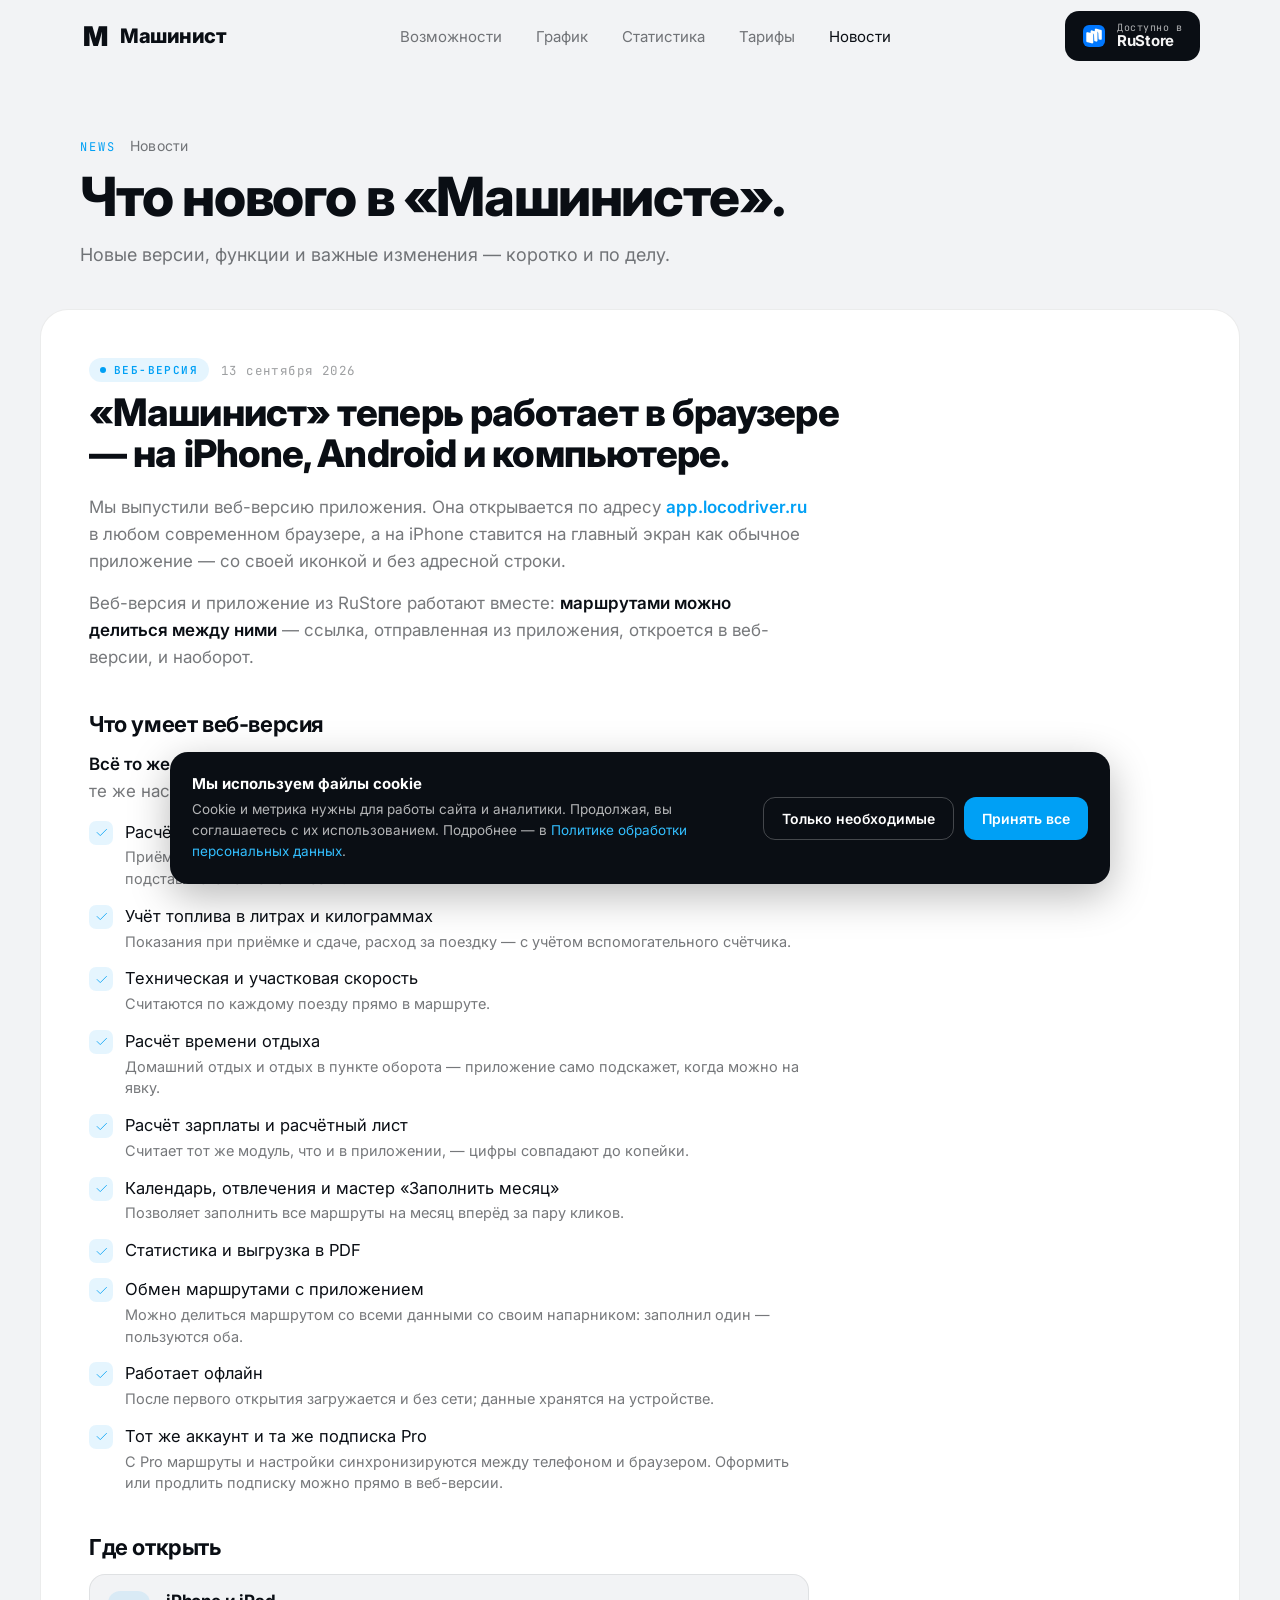
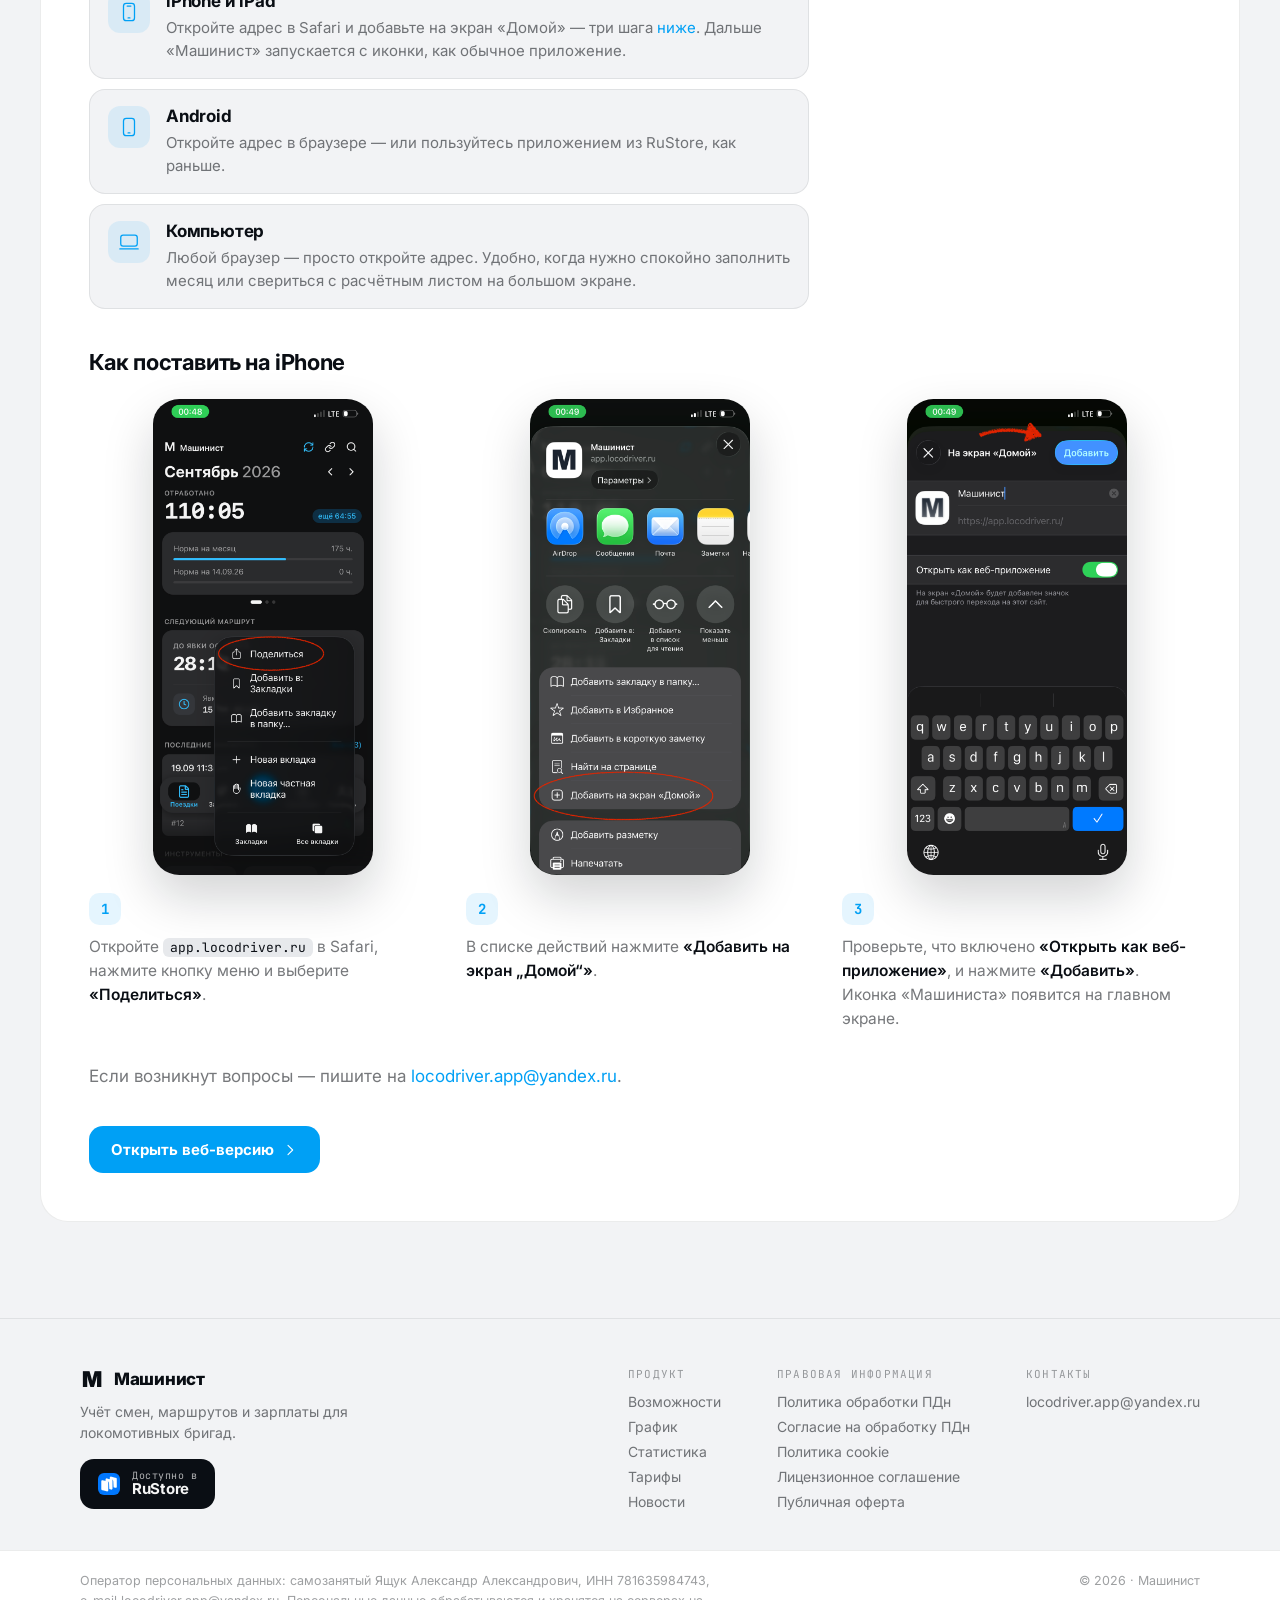
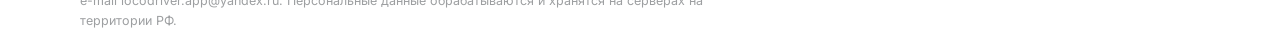
<file: news.html>
<!DOCTYPE html>
<html lang="ru">
<head>
<meta charset="UTF-8">
<meta name="viewport" content="width=device-width, initial-scale=1, viewport-fit=cover">
<meta name="theme-color" content="#F2F3F5">
<title>Новости — Машинист</title>
<meta name="description" content="Новости приложения «Машинист» для локомотивных бригад: новые версии, функции и веб-версия на app.locodriver.ru.">
<meta property="og:title" content="Новости — Машинист">
<meta property="og:description" content="«Машинист» теперь работает в браузере — на iPhone, Android и компьютере.">
<meta property="og:type" content="website">
<link rel="preconnect" href="https://fonts.googleapis.com">
<link rel="preconnect" href="https://fonts.gstatic.com" crossorigin>
<link href="https://fonts.googleapis.com/css2?family=Inter:wght@400;500;600;700;800;900&family=JetBrains+Mono:wght@400;500;600;700&display=swap" rel="stylesheet">
<link rel="stylesheet" href="styles.css">
</head>
<body>

<!-- ═══════════════ HEADER ═══════════════ -->
<header class="site-header" id="siteHeader">
  <div class="wrap">
    <a href="index.html" class="brand">
      <svg width="30" height="30" viewBox="0 0 32 32" fill="none"><text x="16" y="16.5" text-anchor="middle" dominant-baseline="central" font-family="Inter, system-ui, sans-serif" font-weight="900" font-size="29" letter-spacing="-1.2" fill="currentColor">М</text></svg>
      <span>Машинист</span>
    </a>
    <nav class="nav hide-m">
      <a href="index.html#features">Возможности</a>
      <a href="index.html#calendar">График</a>
      <a href="index.html#stats">Статистика</a>
      <a href="index.html#pricing">Тарифы</a>
      <a href="news.html" style="color:var(--ink)">Новости</a>
    </nav>
    <a class="rustore rustore--small" href="https://www.rustore.ru/catalog/app/com.z_company.loco_driver" target="_blank" rel="noopener">
      <span class="rustore__icon"><img src="rustore-icon.webp" alt="RuStore" width="22" height="22"></span>
      <span class="rustore__cap"><small>Доступно в</small><b>RuStore</b></span>
    </a>
  </div>
</header>

<!-- ═══════════════ INTRO ═══════════════ -->
<section class="news-intro">
  <div class="wrap">
    <div class="sec-eyebrow"><span class="sec-eyebrow__n">NEWS</span><span class="sec-eyebrow__l">Новости</span></div>
    <h1>Что нового в «Машинисте».</h1>
    <p class="lead">Новые версии, функции и важные изменения — коротко и по делу.</p>
  </div>
</section>

<!-- ═══════════════ NEWS LIST ═══════════════
     Новые записи добавляйте СВЕРХУ. Выдержку из самой свежей — обновляйте
     в index.html (секция NEWS). ═══════════════ -->
<main class="wrap news-list">

  <!-- ── 2026-09-13 · Веб-версия (PWA) ── -->
  <article class="news-item" id="pwa">
    <div class="news-card__meta"><span class="news-tag">ВЕБ-ВЕРСИЯ</span><time class="news-date" datetime="2026-09-13">13 сентября 2026</time></div>
    <h2><a href="#pwa">«Машинист» теперь работает в браузере — на iPhone, Android и компьютере.</a></h2>

    <p>Мы выпустили веб-версию приложения. Она открывается по адресу <b><a href="https://app.locodriver.ru/" target="_blank" rel="noopener">app.locodriver.ru</a></b> в любом современном браузере, а на iPhone ставится на главный экран как обычное приложение — со своей иконкой и без адресной строки.</p>
    <p>Веб-версия и приложение из RuStore работают вместе: <b>маршрутами можно делиться между ними</b> — ссылка, отправленная из приложения, откроется в веб-версии, и наоборот.</p>

    <h3>Что умеет веб-версия</h3>
    <p><b>Всё то же, что и приложение на Android.</b> Это не облегчённая версия — те же экраны, те же настройки и тот же расчёт. Основное:</p>
    <ul class="bullets">
      <li><span class="tick"><svg width="15" height="15" viewBox="0 0 24 24" fill="none" stroke="currentColor" stroke-width="1.3" stroke-linecap="round" stroke-linejoin="round"><path d="M5 12l5 5L20 7"/></svg></span><span>Расчёт вспомогательного времени<small>Приёмка и сдача локомотива и другие операции — по нормам вашего депо, время подставляется автоматически.</small></span></li>
      <li><span class="tick"><svg width="15" height="15" viewBox="0 0 24 24" fill="none" stroke="currentColor" stroke-width="1.3" stroke-linecap="round" stroke-linejoin="round"><path d="M5 12l5 5L20 7"/></svg></span><span>Учёт топлива в литрах и килограммах<small>Показания при приёмке и сдаче, расход за поездку — с учётом вспомогательного счётчика.</small></span></li>
      <li><span class="tick"><svg width="15" height="15" viewBox="0 0 24 24" fill="none" stroke="currentColor" stroke-width="1.3" stroke-linecap="round" stroke-linejoin="round"><path d="M5 12l5 5L20 7"/></svg></span><span>Техническая и участковая скорость<small>Считаются по каждому поезду прямо в маршруте.</small></span></li>
      <li><span class="tick"><svg width="15" height="15" viewBox="0 0 24 24" fill="none" stroke="currentColor" stroke-width="1.3" stroke-linecap="round" stroke-linejoin="round"><path d="M5 12l5 5L20 7"/></svg></span><span>Расчёт времени отдыха<small>Домашний отдых и отдых в пункте оборота — приложение само подскажет, когда можно на явку.</small></span></li>
      <li><span class="tick"><svg width="15" height="15" viewBox="0 0 24 24" fill="none" stroke="currentColor" stroke-width="1.3" stroke-linecap="round" stroke-linejoin="round"><path d="M5 12l5 5L20 7"/></svg></span><span>Расчёт зарплаты и расчётный лист<small>Считает тот же модуль, что и в приложении, — цифры совпадают до копейки.</small></span></li>
      <li><span class="tick"><svg width="15" height="15" viewBox="0 0 24 24" fill="none" stroke="currentColor" stroke-width="1.3" stroke-linecap="round" stroke-linejoin="round"><path d="M5 12l5 5L20 7"/></svg></span><span>Календарь, отвлечения и мастер «Заполнить месяц»<small>Позволяет заполнить все маршруты на месяц вперёд за пару кликов.</small></span></li>
      <li><span class="tick"><svg width="15" height="15" viewBox="0 0 24 24" fill="none" stroke="currentColor" stroke-width="1.3" stroke-linecap="round" stroke-linejoin="round"><path d="M5 12l5 5L20 7"/></svg></span><span>Статистика и выгрузка в PDF</span></li>
      <li><span class="tick"><svg width="15" height="15" viewBox="0 0 24 24" fill="none" stroke="currentColor" stroke-width="1.3" stroke-linecap="round" stroke-linejoin="round"><path d="M5 12l5 5L20 7"/></svg></span><span>Обмен маршрутами с приложением<small>Можно делиться маршрутом со всеми данными со своим напарником: заполнил один — пользуются оба.</small></span></li>
      <li><span class="tick"><svg width="15" height="15" viewBox="0 0 24 24" fill="none" stroke="currentColor" stroke-width="1.3" stroke-linecap="round" stroke-linejoin="round"><path d="M5 12l5 5L20 7"/></svg></span><span>Работает офлайн<small>После первого открытия загружается и без сети; данные хранятся на устройстве.</small></span></li>
      <li><span class="tick"><svg width="15" height="15" viewBox="0 0 24 24" fill="none" stroke="currentColor" stroke-width="1.3" stroke-linecap="round" stroke-linejoin="round"><path d="M5 12l5 5L20 7"/></svg></span><span>Тот же аккаунт и та же подписка Pro<small>С Pro маршруты и настройки синхронизируются между телефоном и браузером. Оформить или продлить подписку можно прямо в веб-версии.</small></span></li>
    </ul>

    <h3 id="pwa-install">Где открыть</h3>
    <div class="platform-list">
      <div class="platform">
        <div class="platform__icon"><svg width="22" height="22" viewBox="0 0 24 24" fill="none" stroke="currentColor" stroke-width="1.4" stroke-linecap="round" stroke-linejoin="round"><rect x="6" y="2.5" width="12" height="19" rx="3"/><path d="M10 5.5h4"/><path d="M11 18.5h2"/></svg></div>
        <div><h4>iPhone и iPad</h4><p>Откройте адрес в Safari и добавьте на экран «Домой» — три шага <a href="#pwa-install-ios">ниже</a>. Дальше «Машинист» запускается с иконки, как обычное приложение.</p></div>
      </div>
      <div class="platform">
        <div class="platform__icon"><svg width="22" height="22" viewBox="0 0 24 24" fill="none" stroke="currentColor" stroke-width="1.4" stroke-linecap="round" stroke-linejoin="round"><rect x="6" y="2.5" width="12" height="19" rx="3"/><path d="M11 18.5h2"/></svg></div>
        <div><h4>Android</h4><p>Откройте адрес в браузере — или пользуйтесь приложением из RuStore, как раньше.</p></div>
      </div>
      <div class="platform">
        <div class="platform__icon"><svg width="22" height="22" viewBox="0 0 24 24" fill="none" stroke="currentColor" stroke-width="1.4" stroke-linecap="round" stroke-linejoin="round"><rect x="3" y="4.5" width="18" height="12" rx="2.5"/><path d="M2 19.5h20"/></svg></div>
        <div><h4>Компьютер</h4><p>Любой браузер — просто откройте адрес. Удобно, когда нужно спокойно заполнить месяц или свериться с расчётным листом на большом экране.</p></div>
      </div>
    </div>

    <h3 id="pwa-install-ios">Как поставить на iPhone</h3>
    <div class="install-steps">
      <div class="install-step">
        <div class="phone" style="--pw:220px"><img src="screenshots/ios-install-1.png" alt="Safari на iPhone: меню вкладки с пунктом «Поделиться»" width="780" height="1688" loading="lazy"></div>
        <div class="install-step__n"></div>
        <p>Откройте <span class="k">app.locodriver.ru</span> в Safari, нажмите кнопку меню и выберите <b>«Поделиться»</b>.</p>
      </div>
      <div class="install-step">
        <div class="phone" style="--pw:220px"><img src="screenshots/ios-install-2.png" alt="Меню «Поделиться» в Safari с пунктом «Добавить на экран „Домой“»" width="780" height="1688" loading="lazy"></div>
        <div class="install-step__n"></div>
        <p>В списке действий нажмите <b>«Добавить на экран „Домой“»</b>.</p>
      </div>
      <div class="install-step">
        <div class="phone" style="--pw:220px"><img src="screenshots/ios-install-3.png" alt="Диалог «На экран „Домой“» с включённым переключателем «Открыть как веб-приложение» и кнопкой «Добавить»" width="780" height="1688" loading="lazy"></div>
        <div class="install-step__n"></div>
        <p>Проверьте, что включено <b>«Открыть как веб-приложение»</b>, и нажмите <b>«Добавить»</b>. Иконка «Машиниста» появится на главном экране.</p>
      </div>
    </div>

    <p style="margin-top:32px">Если возникнут вопросы — пишите на <a href="mailto:locodriver.app@yandex.ru">locodriver.app@yandex.ru</a>.</p>

    <div class="rowflex cta">
      <a class="btn-web" href="https://app.locodriver.ru/" target="_blank" rel="noopener">Открыть веб-версию
        <svg width="16" height="16" viewBox="0 0 24 24" fill="none" stroke="currentColor" stroke-width="1.6" stroke-linecap="round" stroke-linejoin="round"><path d="M9 5l7 7-7 7"/></svg>
      </a>
    </div>
  </article>

</main>

<!-- ═══════════════ FOOTER ═══════════════ -->
<footer class="site-footer">
  <div class="wrap top">
    <div class="footer-brand">
      <div class="row">
        <svg width="24" height="24" viewBox="0 0 32 32" fill="none"><text x="16" y="16.5" text-anchor="middle" dominant-baseline="central" font-family="Inter, system-ui, sans-serif" font-weight="900" font-size="29" letter-spacing="-1.2" fill="currentColor">М</text></svg>
        <span>Машинист</span>
      </div>
      <p>Учёт смен, маршрутов и зарплаты для локомотивных бригад.</p>
      <div style="margin-top:16px">
        <a class="rustore rustore--small" href="https://www.rustore.ru/catalog/app/com.z_company.loco_driver" target="_blank" rel="noopener">
          <span class="rustore__icon"><img src="rustore-icon.webp" alt="RuStore" width="22" height="22"></span>
          <span class="rustore__cap"><small>Доступно в</small><b>RuStore</b></span>
        </a>
      </div>
    </div>
    <div class="footer-cols">
      <div class="footer-col">
        <div class="title">ПРОДУКТ</div>
        <div class="links"><a href="index.html#features">Возможности</a><a href="index.html#calendar">График</a><a href="index.html#stats">Статистика</a><a href="index.html#pricing">Тарифы</a><a href="news.html">Новости</a></div>
      </div>
      <div class="footer-col">
        <div class="title">ПРАВОВАЯ ИНФОРМАЦИЯ</div>
        <div class="links"><a href="privacy.html">Политика обработки ПДн</a><a href="consent.html">Согласие на обработку ПДн</a><a href="privacy.html">Политика cookie</a><a href="license.html">Лицензионное соглашение</a><a href="offer.html">Публичная оферта</a></div>
      </div>
      <div class="footer-col">
        <div class="title">КОНТАКТЫ</div>
        <div class="links"><a href="mailto:locodriver.app@yandex.ru">locodriver.app@yandex.ru</a></div>
      </div>
    </div>
  </div>
  <div class="footer-legal">
    <div class="wrap">
      <div class="op">Оператор персональных данных: самозанятый Ящук Александр Александрович, ИНН 781635984743, e-mail locodriver.app@yandex.ru. Персональные данные обрабатываются и хранятся на серверах на территории РФ.</div>
      <div>© 2026 · Машинист</div>
    </div>
  </div>
</footer>

<!-- ═══════════════ COOKIE BANNER (152-ФЗ) ═══════════════ -->
<div class="cookie" id="cookieBar" hidden>
  <div class="cookie__inner">
    <div class="cookie__text">
      <b>Мы используем файлы cookie</b>
      <p>Cookie и метрика нужны для работы сайта и аналитики. Продолжая, вы соглашаетесь с их использованием. Подробнее — в <a href="privacy.html">Политике обработки персональных данных</a>.</p>
    </div>
    <div class="cookie__btns">
      <button class="cookie__necessary" data-consent="necessary">Только необходимые</button>
      <button class="cookie__all" data-consent="all">Принять все</button>
    </div>
  </div>
</div>

<script>
  // Header: фон при скролле > 12px
  (function(){
    var h = document.getElementById('siteHeader');
    var onScroll = function(){ h.classList.toggle('scrolled', window.scrollY > 12); };
    window.addEventListener('scroll', onScroll, { passive:true });
    onScroll();
  })();
  // Cookie consent: тот же ключ, что на главной
  (function(){
    var KEY = 'mashinist_cookie_consent_v1';
    var bar = document.getElementById('cookieBar');
    var stored = null;
    try { stored = localStorage.getItem(KEY); } catch(e){}
    if (!stored) bar.hidden = false;
    bar.addEventListener('click', function(e){
      var btn = e.target.closest('[data-consent]');
      if (!btn) return;
      try { localStorage.setItem(KEY, btn.getAttribute('data-consent')); } catch(e){}
      bar.hidden = true;
    });
  })();
</script>
</body>
</html>
</file>
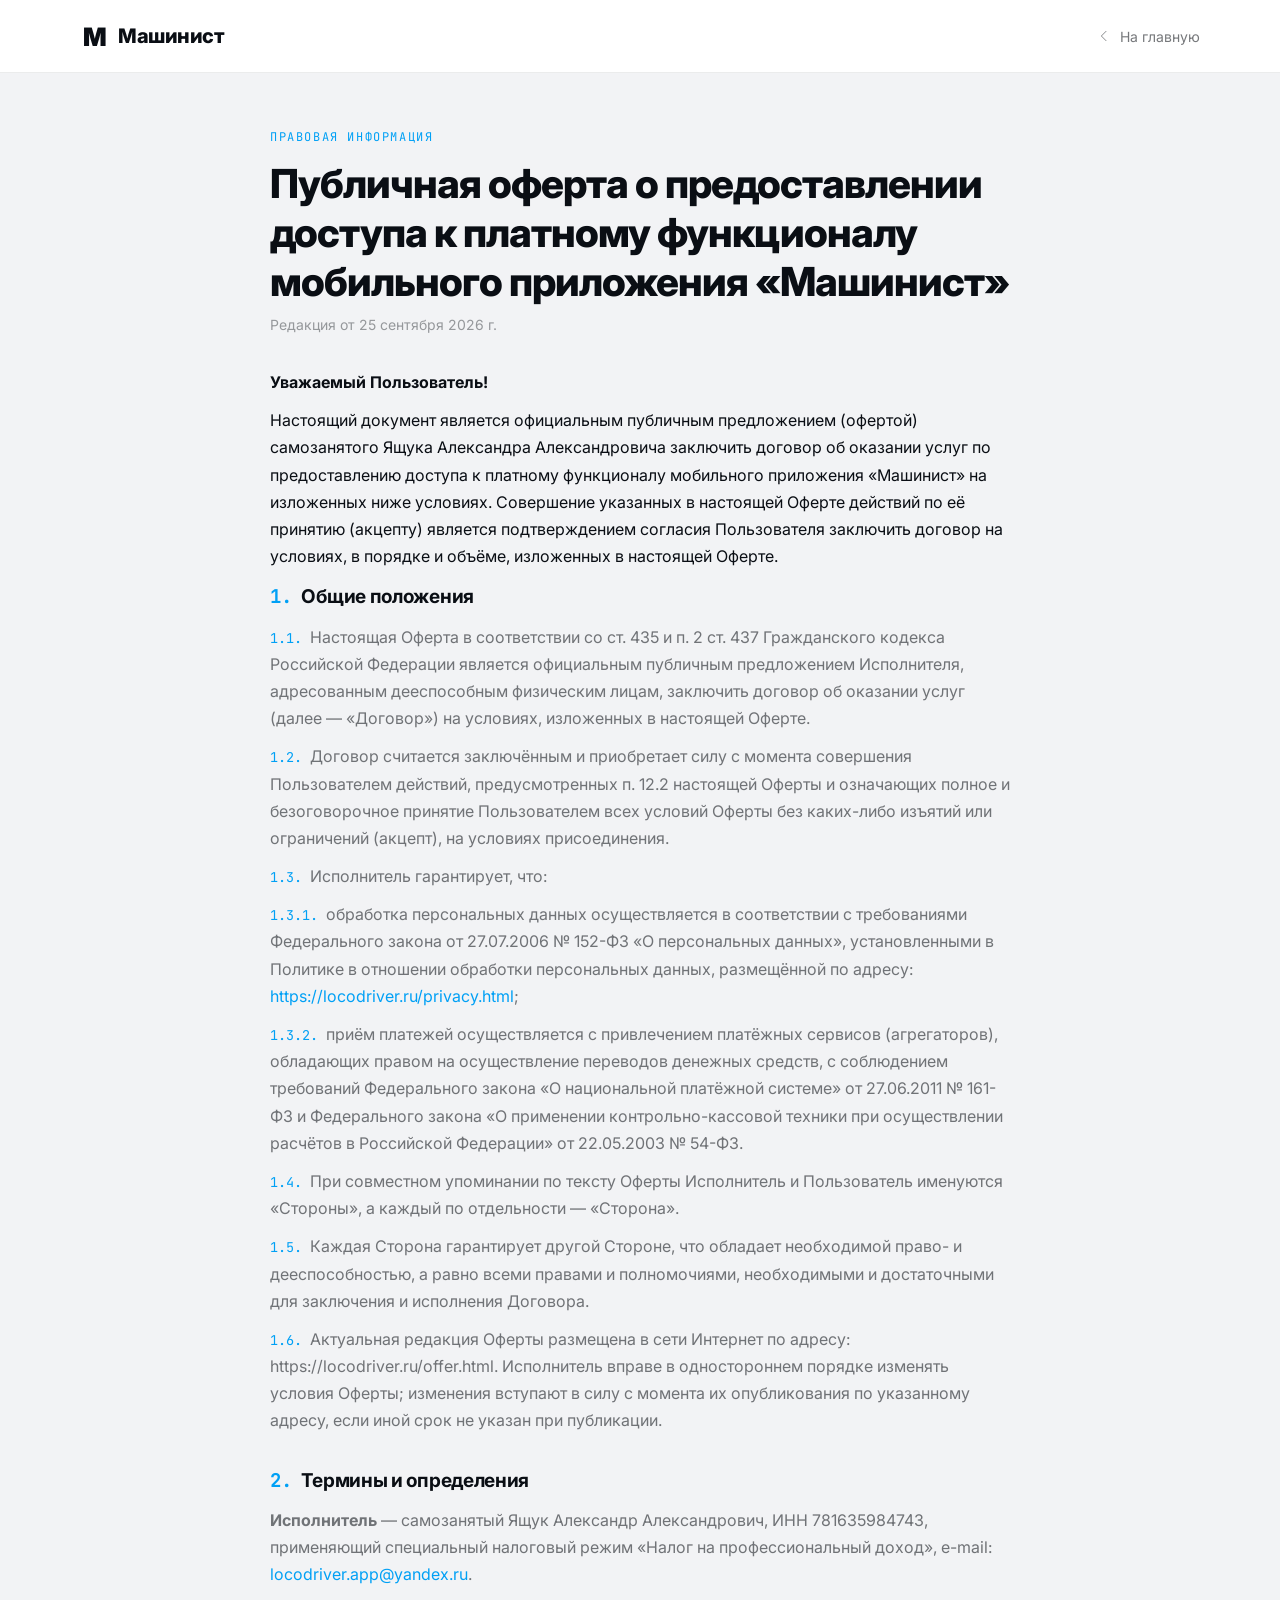
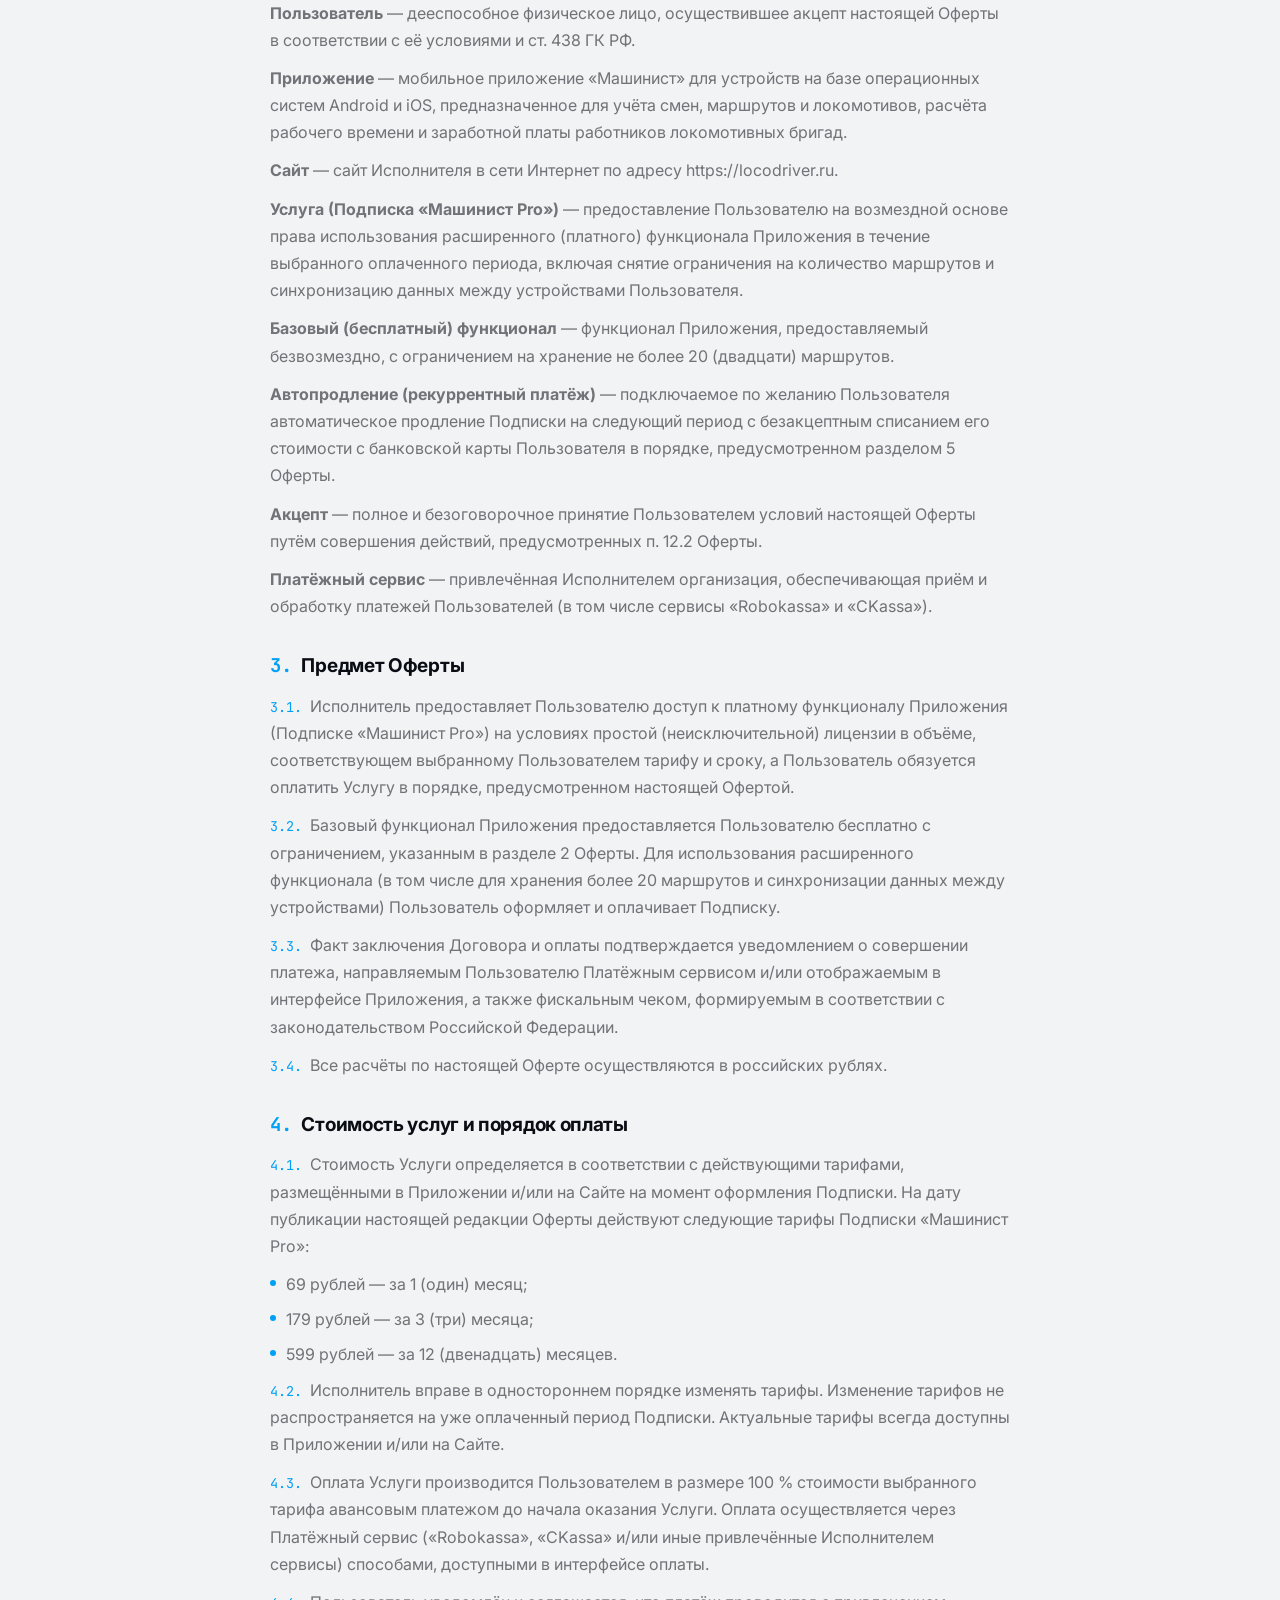
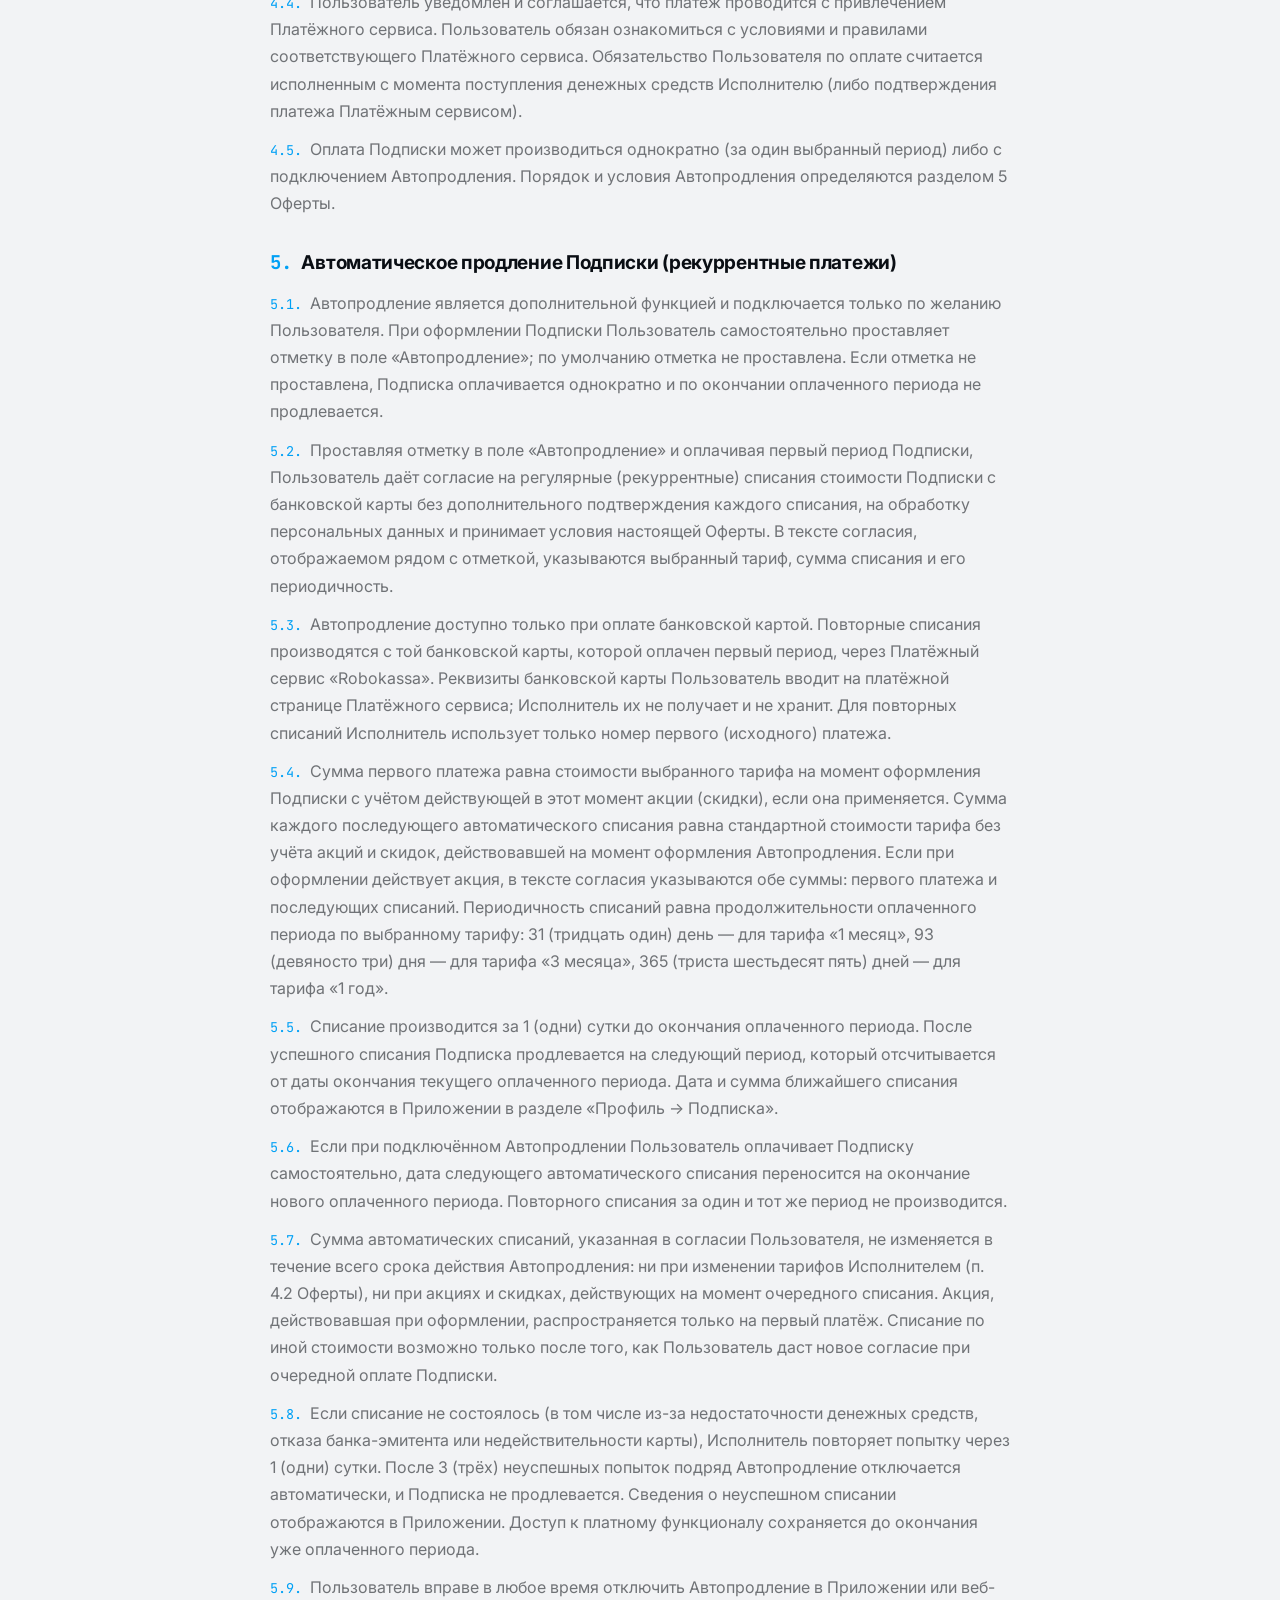
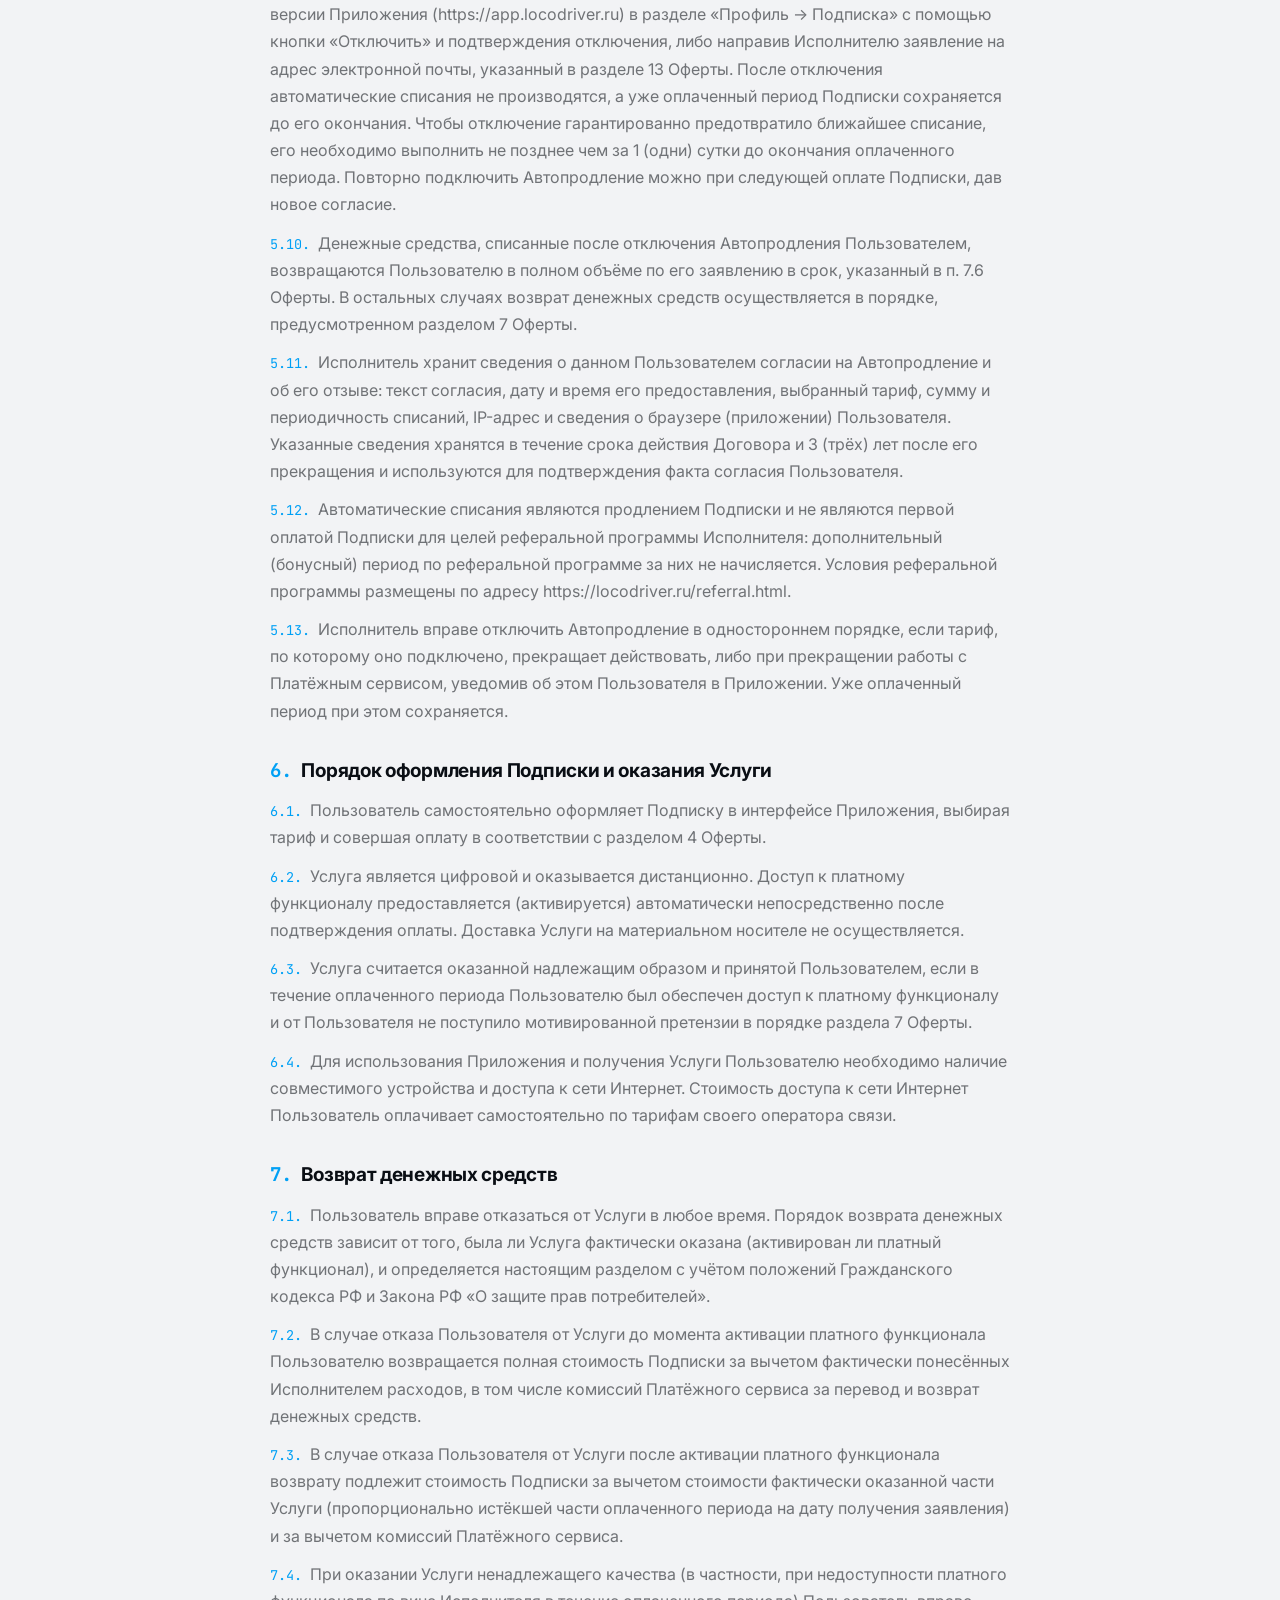
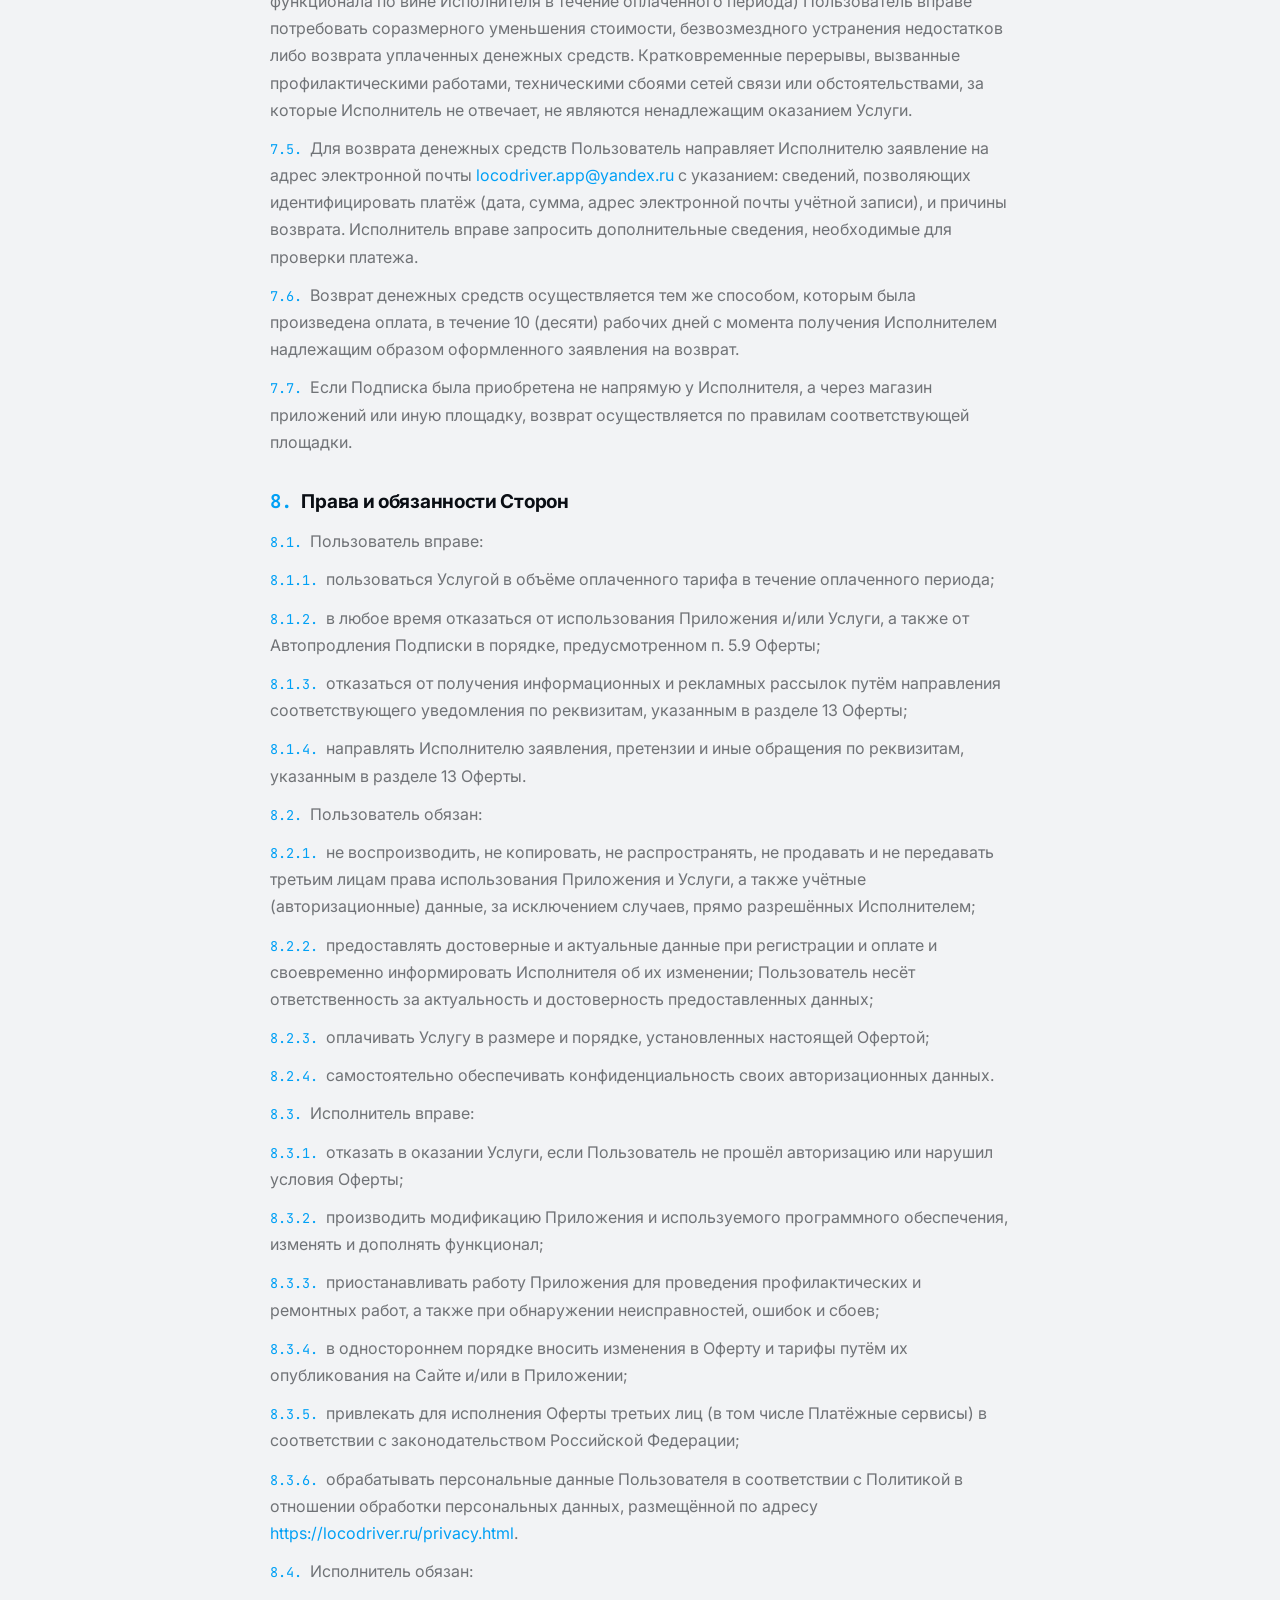
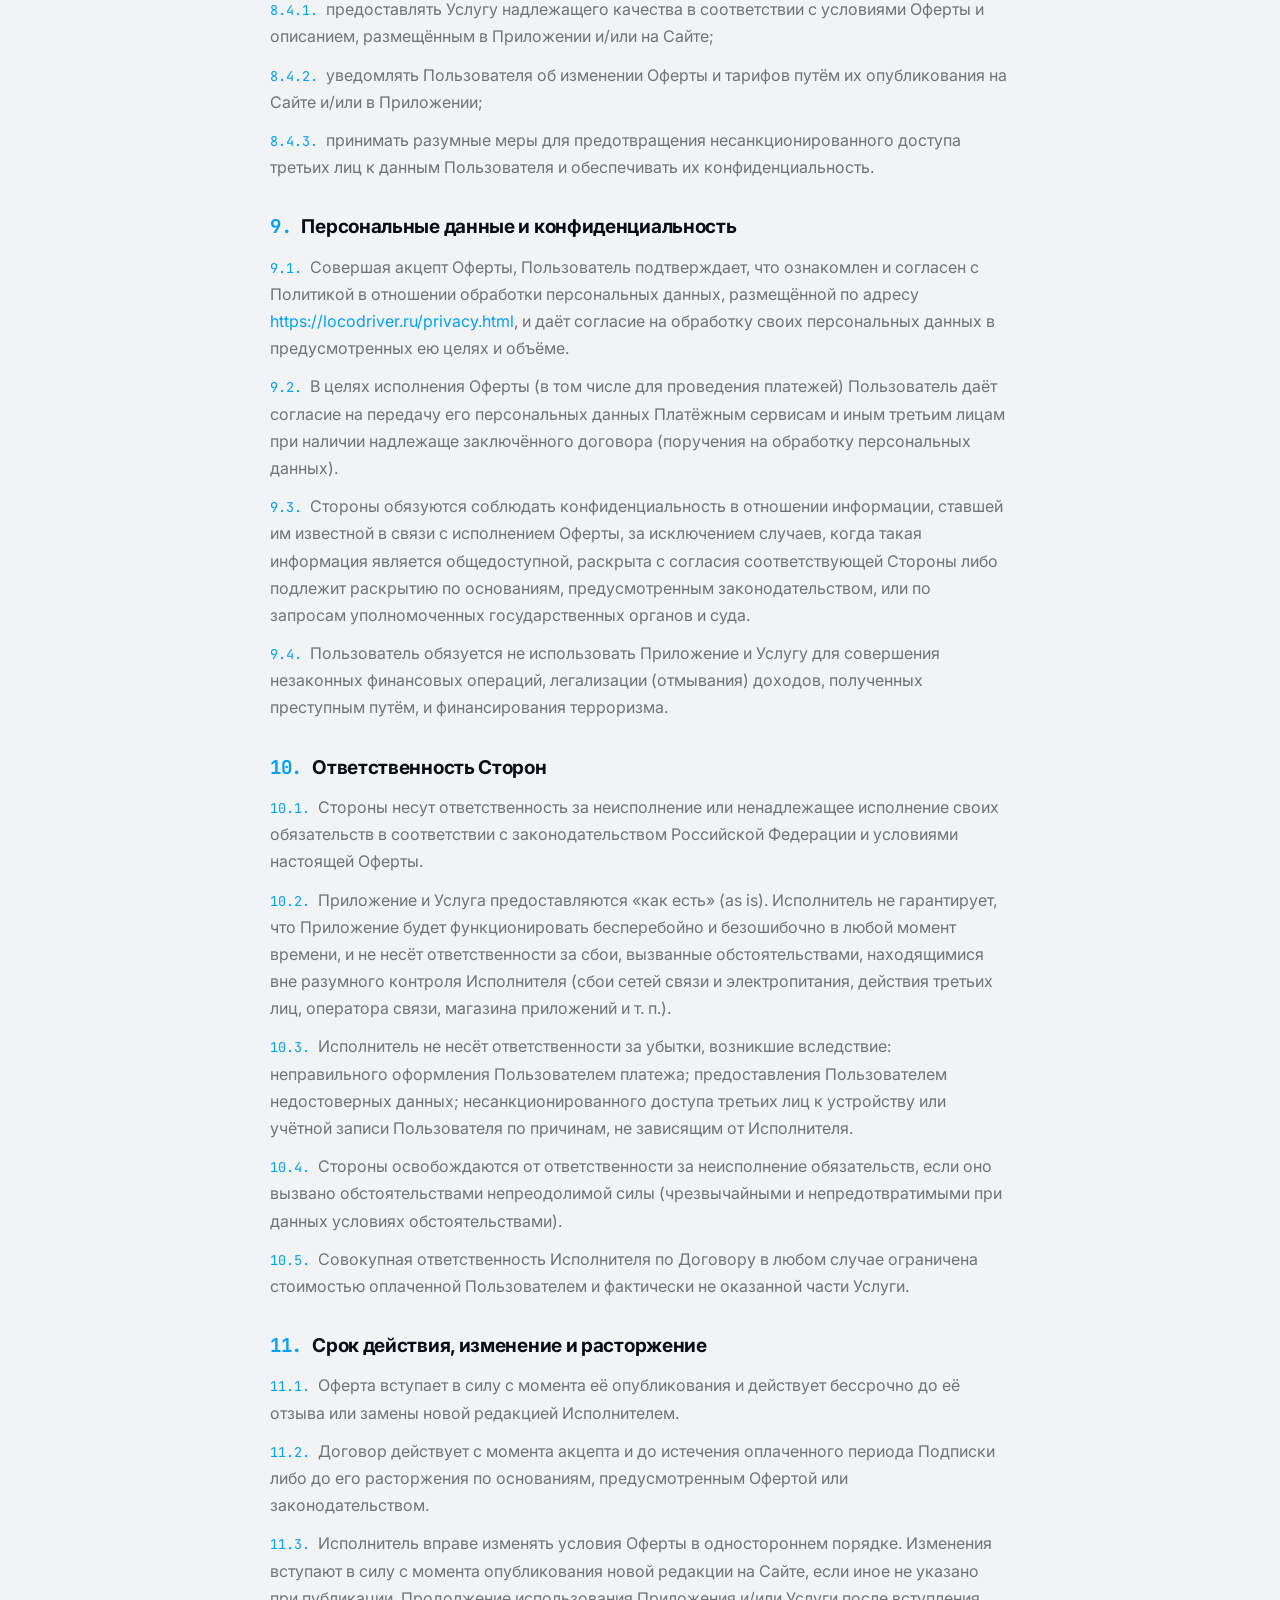
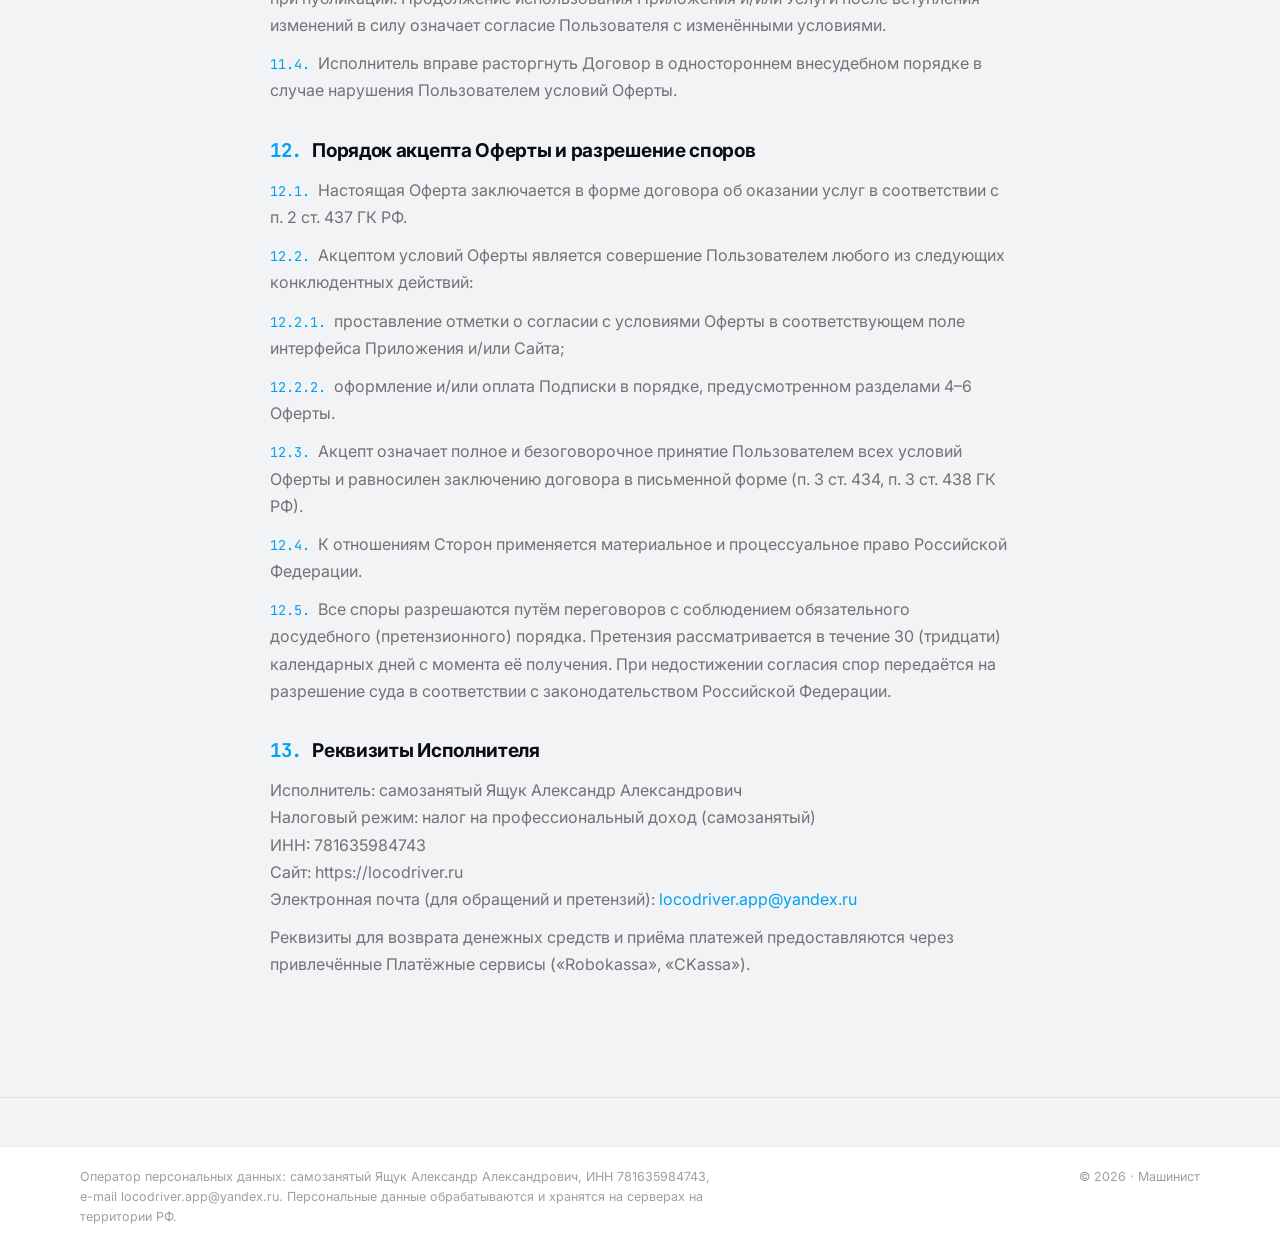
<file: offer.html>
<!DOCTYPE html>
<html lang="ru">
<head>
<meta charset="UTF-8">
<meta name="viewport" content="width=device-width, initial-scale=1, viewport-fit=cover">
<meta name="theme-color" content="#F2F3F5">
<title>Публичная оферта (Машинист Pro) — Машинист</title>
<meta name="description" content="Публичная оферта о предоставлении доступа к платному функционалу приложения «Машинист» (Подписка «Машинист Pro»).">
<meta name="robots" content="noindex">
<link rel="preconnect" href="https://fonts.googleapis.com">
<link rel="preconnect" href="https://fonts.gstatic.com" crossorigin>
<link href="https://fonts.googleapis.com/css2?family=Inter:wght@400;500;600;700;800;900&family=JetBrains+Mono:wght@400;500;600;700&display=swap" rel="stylesheet">
<link rel="stylesheet" href="styles.css">
</head>
<body>
<header class="legal-header">
  <div class="wrap">
    <a href="index.html" class="brand">
      <svg width="28" height="28" viewBox="0 0 32 32" fill="none"><text x="16" y="16.5" text-anchor="middle" dominant-baseline="central" font-family="Inter, system-ui, sans-serif" font-weight="900" font-size="29" letter-spacing="-1.2" fill="currentColor">М</text></svg>
      <span>Машинист</span>
    </a>
    <a href="index.html" class="legal-back">
      <svg width="16" height="16" viewBox="0 0 24 24" fill="none" stroke="currentColor" stroke-width="1.3" stroke-linecap="round" stroke-linejoin="round"><path d="M15 5l-7 7 7 7"/></svg> На главную
    </a>
  </div>
</header>

<main class="legal-wrap">
  <div class="legal-kick">ПРАВОВАЯ ИНФОРМАЦИЯ</div>
  <h1>Публичная оферта о предоставлении доступа к платному функционалу мобильного приложения «Машинист»</h1>
  <div class="legal-updated">Редакция от 25 сентября 2026 г.</div>
  <div class="legal-body">
    <p><strong>Уважаемый Пользователь!</strong></p>
    <p>Настоящий документ является официальным публичным предложением (офертой) самозанятого Ящука Александра Александровича заключить договор об оказании услуг по предоставлению доступа к платному функционалу мобильного приложения «Машинист» на изложенных ниже условиях. Совершение указанных в настоящей Оферте действий по её принятию (акцепту) является подтверждением согласия Пользователя заключить договор на условиях, в порядке и объёме, изложенных в настоящей Оферте.</p>

    <section>
      <h2><span class="n">1.</span>Общие положения</h2>
      <div class="sec-text">
        <p><span class="cn">1.1.</span>Настоящая Оферта в соответствии со ст. 435 и п. 2 ст. 437 Гражданского кодекса Российской Федерации является официальным публичным предложением Исполнителя, адресованным дееспособным физическим лицам, заключить договор об оказании услуг (далее — «Договор») на условиях, изложенных в настоящей Оферте.</p>
        <p><span class="cn">1.2.</span>Договор считается заключённым и приобретает силу с момента совершения Пользователем действий, предусмотренных п. 12.2 настоящей Оферты и означающих полное и безоговорочное принятие Пользователем всех условий Оферты без каких-либо изъятий или ограничений (акцепт), на условиях присоединения.</p>
        <p><span class="cn">1.3.</span>Исполнитель гарантирует, что:</p>
        <p><span class="cn">1.3.1.</span>обработка персональных данных осуществляется в соответствии с требованиями Федерального закона от 27.07.2006 № 152-ФЗ «О персональных данных», установленными в Политике в отношении обработки персональных данных, размещённой по адресу: <a href="privacy.html">https://locodriver.ru/privacy.html</a>;</p>
        <p><span class="cn">1.3.2.</span>приём платежей осуществляется с привлечением платёжных сервисов (агрегаторов), обладающих правом на осуществление переводов денежных средств, с соблюдением требований Федерального закона «О национальной платёжной системе» от 27.06.2011 № 161-ФЗ и Федерального закона «О применении контрольно-кассовой техники при осуществлении расчётов в Российской Федерации» от 22.05.2003 № 54-ФЗ.</p>
        <p><span class="cn">1.4.</span>При совместном упоминании по тексту Оферты Исполнитель и Пользователь именуются «Стороны», а каждый по отдельности — «Сторона».</p>
        <p><span class="cn">1.5.</span>Каждая Сторона гарантирует другой Стороне, что обладает необходимой право- и дееспособностью, а равно всеми правами и полномочиями, необходимыми и достаточными для заключения и исполнения Договора.</p>
        <p><span class="cn">1.6.</span>Актуальная редакция Оферты размещена в сети Интернет по адресу: https://locodriver.ru/offer.html. Исполнитель вправе в одностороннем порядке изменять условия Оферты; изменения вступают в силу с момента их опубликования по указанному адресу, если иной срок не указан при публикации.</p>
      </div>
    </section>

    <section>
      <h2><span class="n">2.</span>Термины и определения</h2>
      <div class="sec-text">
        <p><strong>Исполнитель</strong> — самозанятый Ящук Александр Александрович, ИНН 781635984743, применяющий специальный налоговый режим «Налог на профессиональный доход», e-mail: <a href="mailto:locodriver.app@yandex.ru">locodriver.app@yandex.ru</a>.</p>
        <p><strong>Пользователь</strong> — дееспособное физическое лицо, осуществившее акцепт настоящей Оферты в соответствии с её условиями и ст. 438 ГК РФ.</p>
        <p><strong>Приложение</strong> — мобильное приложение «Машинист» для устройств на базе операционных систем Android и iOS, предназначенное для учёта смен, маршрутов и локомотивов, расчёта рабочего времени и заработной платы работников локомотивных бригад.</p>
        <p><strong>Сайт</strong> — сайт Исполнителя в сети Интернет по адресу https://locodriver.ru.</p>
        <p><strong>Услуга (Подписка «Машинист Pro»)</strong> — предоставление Пользователю на возмездной основе права использования расширенного (платного) функционала Приложения в течение выбранного оплаченного периода, включая снятие ограничения на количество маршрутов и синхронизацию данных между устройствами Пользователя.</p>
        <p><strong>Базовый (бесплатный) функционал</strong> — функционал Приложения, предоставляемый безвозмездно, с ограничением на хранение не более 20 (двадцати) маршрутов.</p>
        <p><strong>Автопродление (рекуррентный платёж)</strong> — подключаемое по желанию Пользователя автоматическое продление Подписки на следующий период с безакцептным списанием его стоимости с банковской карты Пользователя в порядке, предусмотренном разделом 5 Оферты.</p>
        <p><strong>Акцепт</strong> — полное и безоговорочное принятие Пользователем условий настоящей Оферты путём совершения действий, предусмотренных п. 12.2 Оферты.</p>
        <p><strong>Платёжный сервис</strong> — привлечённая Исполнителем организация, обеспечивающая приём и обработку платежей Пользователей (в том числе сервисы «Robokassa» и «CKassa»).</p>
      </div>
    </section>

    <section>
      <h2><span class="n">3.</span>Предмет Оферты</h2>
      <div class="sec-text">
        <p><span class="cn">3.1.</span>Исполнитель предоставляет Пользователю доступ к платному функционалу Приложения (Подписке «Машинист Pro») на условиях простой (неисключительной) лицензии в объёме, соответствующем выбранному Пользователем тарифу и сроку, а Пользователь обязуется оплатить Услугу в порядке, предусмотренном настоящей Офертой.</p>
        <p><span class="cn">3.2.</span>Базовый функционал Приложения предоставляется Пользователю бесплатно с ограничением, указанным в разделе 2 Оферты. Для использования расширенного функционала (в том числе для хранения более 20 маршрутов и синхронизации данных между устройствами) Пользователь оформляет и оплачивает Подписку.</p>
        <p><span class="cn">3.3.</span>Факт заключения Договора и оплаты подтверждается уведомлением о совершении платежа, направляемым Пользователю Платёжным сервисом и/или отображаемым в интерфейсе Приложения, а также фискальным чеком, формируемым в соответствии с законодательством Российской Федерации.</p>
        <p><span class="cn">3.4.</span>Все расчёты по настоящей Оферте осуществляются в российских рублях.</p>
      </div>
    </section>

    <section>
      <h2><span class="n">4.</span>Стоимость услуг и порядок оплаты</h2>
      <div class="sec-text">
        <p><span class="cn">4.1.</span>Стоимость Услуги определяется в соответствии с действующими тарифами, размещёнными в Приложении и/или на Сайте на момент оформления Подписки. На дату публикации настоящей редакции Оферты действуют следующие тарифы Подписки «Машинист Pro»:</p>
        <ul class="legal-list">
          <li>69 рублей — за 1 (один) месяц;</li>
          <li>179 рублей — за 3 (три) месяца;</li>
          <li>599 рублей — за 12 (двенадцать) месяцев.</li>
        </ul>
        <p><span class="cn">4.2.</span>Исполнитель вправе в одностороннем порядке изменять тарифы. Изменение тарифов не распространяется на уже оплаченный период Подписки. Актуальные тарифы всегда доступны в Приложении и/или на Сайте.</p>
        <p><span class="cn">4.3.</span>Оплата Услуги производится Пользователем в размере 100 % стоимости выбранного тарифа авансовым платежом до начала оказания Услуги. Оплата осуществляется через Платёжный сервис («Robokassa», «CKassa» и/или иные привлечённые Исполнителем сервисы) способами, доступными в интерфейсе оплаты.</p>
        <p><span class="cn">4.4.</span>Пользователь уведомлён и соглашается, что платёж проводится с привлечением Платёжного сервиса. Пользователь обязан ознакомиться с условиями и правилами соответствующего Платёжного сервиса. Обязательство Пользователя по оплате считается исполненным с момента поступления денежных средств Исполнителю (либо подтверждения платежа Платёжным сервисом).</p>
        <p><span class="cn">4.5.</span>Оплата Подписки может производиться однократно (за один выбранный период) либо с подключением Автопродления. Порядок и условия Автопродления определяются разделом 5 Оферты.</p>
      </div>
    </section>

    <section>
      <h2><span class="n">5.</span>Автоматическое продление Подписки (рекуррентные платежи)</h2>
      <div class="sec-text">
        <p><span class="cn">5.1.</span>Автопродление является дополнительной функцией и подключается только по желанию Пользователя. При оформлении Подписки Пользователь самостоятельно проставляет отметку в поле «Автопродление»; по умолчанию отметка не проставлена. Если отметка не проставлена, Подписка оплачивается однократно и по окончании оплаченного периода не продлевается.</p>
        <p><span class="cn">5.2.</span>Проставляя отметку в поле «Автопродление» и оплачивая первый период Подписки, Пользователь даёт согласие на регулярные (рекуррентные) списания стоимости Подписки с банковской карты без дополнительного подтверждения каждого списания, на обработку персональных данных и принимает условия настоящей Оферты. В тексте согласия, отображаемом рядом с отметкой, указываются выбранный тариф, сумма списания и его периодичность.</p>
        <p><span class="cn">5.3.</span>Автопродление доступно только при оплате банковской картой. Повторные списания производятся с той банковской карты, которой оплачен первый период, через Платёжный сервис «Robokassa». Реквизиты банковской карты Пользователь вводит на платёжной странице Платёжного сервиса; Исполнитель их не получает и не хранит. Для повторных списаний Исполнитель использует только номер первого (исходного) платежа.</p>
        <p><span class="cn">5.4.</span>Сумма первого платежа равна стоимости выбранного тарифа на момент оформления Подписки с учётом действующей в этот момент акции (скидки), если она применяется. Сумма каждого последующего автоматического списания равна стандартной стоимости тарифа без учёта акций и скидок, действовавшей на момент оформления Автопродления. Если при оформлении действует акция, в тексте согласия указываются обе суммы: первого платежа и последующих списаний. Периодичность списаний равна продолжительности оплаченного периода по выбранному тарифу: 31 (тридцать один) день — для тарифа «1 месяц», 93 (девяносто три) дня — для тарифа «3 месяца», 365 (триста шестьдесят пять) дней — для тарифа «1 год».</p>
        <p><span class="cn">5.5.</span>Списание производится за 1 (одни) сутки до окончания оплаченного периода. После успешного списания Подписка продлевается на следующий период, который отсчитывается от даты окончания текущего оплаченного периода. Дата и сумма ближайшего списания отображаются в Приложении в разделе «Профиль → Подписка».</p>
        <p><span class="cn">5.6.</span>Если при подключённом Автопродлении Пользователь оплачивает Подписку самостоятельно, дата следующего автоматического списания переносится на окончание нового оплаченного периода. Повторного списания за один и тот же период не производится.</p>
        <p><span class="cn">5.7.</span>Сумма автоматических списаний, указанная в согласии Пользователя, не изменяется в течение всего срока действия Автопродления: ни при изменении тарифов Исполнителем (п. 4.2 Оферты), ни при акциях и скидках, действующих на момент очередного списания. Акция, действовавшая при оформлении, распространяется только на первый платёж. Списание по иной стоимости возможно только после того, как Пользователь даст новое согласие при очередной оплате Подписки.</p>
        <p><span class="cn">5.8.</span>Если списание не состоялось (в том числе из-за недостаточности денежных средств, отказа банка-эмитента или недействительности карты), Исполнитель повторяет попытку через 1 (одни) сутки. После 3 (трёх) неуспешных попыток подряд Автопродление отключается автоматически, и Подписка не продлевается. Сведения о неуспешном списании отображаются в Приложении. Доступ к платному функционалу сохраняется до окончания уже оплаченного периода.</p>
        <p><span class="cn">5.9.</span>Пользователь вправе в любое время отключить Автопродление в Приложении или веб-версии Приложения (https://app.locodriver.ru) в разделе «Профиль → Подписка» с помощью кнопки «Отключить» и подтверждения отключения, либо направив Исполнителю заявление на адрес электронной почты, указанный в разделе 13 Оферты. После отключения автоматические списания не производятся, а уже оплаченный период Подписки сохраняется до его окончания. Чтобы отключение гарантированно предотвратило ближайшее списание, его необходимо выполнить не позднее чем за 1 (одни) сутки до окончания оплаченного периода. Повторно подключить Автопродление можно при следующей оплате Подписки, дав новое согласие.</p>
        <p><span class="cn">5.10.</span>Денежные средства, списанные после отключения Автопродления Пользователем, возвращаются Пользователю в полном объёме по его заявлению в срок, указанный в п. 7.6 Оферты. В остальных случаях возврат денежных средств осуществляется в порядке, предусмотренном разделом 7 Оферты.</p>
        <p><span class="cn">5.11.</span>Исполнитель хранит сведения о данном Пользователем согласии на Автопродление и об его отзыве: текст согласия, дату и время его предоставления, выбранный тариф, сумму и периодичность списаний, IP-адрес и сведения о браузере (приложении) Пользователя. Указанные сведения хранятся в течение срока действия Договора и 3 (трёх) лет после его прекращения и используются для подтверждения факта согласия Пользователя.</p>
        <p><span class="cn">5.12.</span>Автоматические списания являются продлением Подписки и не являются первой оплатой Подписки для целей реферальной программы Исполнителя: дополнительный (бонусный) период по реферальной программе за них не начисляется. Условия реферальной программы размещены по адресу https://locodriver.ru/referral.html.</p>
        <p><span class="cn">5.13.</span>Исполнитель вправе отключить Автопродление в одностороннем порядке, если тариф, по которому оно подключено, прекращает действовать, либо при прекращении работы с Платёжным сервисом, уведомив об этом Пользователя в Приложении. Уже оплаченный период при этом сохраняется.</p>
      </div>
    </section>

    <section>
      <h2><span class="n">6.</span>Порядок оформления Подписки и оказания Услуги</h2>
      <div class="sec-text">
        <p><span class="cn">6.1.</span>Пользователь самостоятельно оформляет Подписку в интерфейсе Приложения, выбирая тариф и совершая оплату в соответствии с разделом 4 Оферты.</p>
        <p><span class="cn">6.2.</span>Услуга является цифровой и оказывается дистанционно. Доступ к платному функционалу предоставляется (активируется) автоматически непосредственно после подтверждения оплаты. Доставка Услуги на материальном носителе не осуществляется.</p>
        <p><span class="cn">6.3.</span>Услуга считается оказанной надлежащим образом и принятой Пользователем, если в течение оплаченного периода Пользователю был обеспечен доступ к платному функционалу и от Пользователя не поступило мотивированной претензии в порядке раздела 7 Оферты.</p>
        <p><span class="cn">6.4.</span>Для использования Приложения и получения Услуги Пользователю необходимо наличие совместимого устройства и доступа к сети Интернет. Стоимость доступа к сети Интернет Пользователь оплачивает самостоятельно по тарифам своего оператора связи.</p>
      </div>
    </section>

    <section>
      <h2><span class="n">7.</span>Возврат денежных средств</h2>
      <div class="sec-text">
        <p><span class="cn">7.1.</span>Пользователь вправе отказаться от Услуги в любое время. Порядок возврата денежных средств зависит от того, была ли Услуга фактически оказана (активирован ли платный функционал), и определяется настоящим разделом с учётом положений Гражданского кодекса РФ и Закона РФ «О защите прав потребителей».</p>
        <p><span class="cn">7.2.</span>В случае отказа Пользователя от Услуги до момента активации платного функционала Пользователю возвращается полная стоимость Подписки за вычетом фактически понесённых Исполнителем расходов, в том числе комиссий Платёжного сервиса за перевод и возврат денежных средств.</p>
        <p><span class="cn">7.3.</span>В случае отказа Пользователя от Услуги после активации платного функционала возврату подлежит стоимость Подписки за вычетом стоимости фактически оказанной части Услуги (пропорционально истёкшей части оплаченного периода на дату получения заявления) и за вычетом комиссий Платёжного сервиса.</p>
        <p><span class="cn">7.4.</span>При оказании Услуги ненадлежащего качества (в частности, при недоступности платного функционала по вине Исполнителя в течение оплаченного периода) Пользователь вправе потребовать соразмерного уменьшения стоимости, безвозмездного устранения недостатков либо возврата уплаченных денежных средств. Кратковременные перерывы, вызванные профилактическими работами, техническими сбоями сетей связи или обстоятельствами, за которые Исполнитель не отвечает, не являются ненадлежащим оказанием Услуги.</p>
        <p><span class="cn">7.5.</span>Для возврата денежных средств Пользователь направляет Исполнителю заявление на адрес электронной почты <a href="mailto:locodriver.app@yandex.ru">locodriver.app@yandex.ru</a> с указанием: сведений, позволяющих идентифицировать платёж (дата, сумма, адрес электронной почты учётной записи), и причины возврата. Исполнитель вправе запросить дополнительные сведения, необходимые для проверки платежа.</p>
        <p><span class="cn">7.6.</span>Возврат денежных средств осуществляется тем же способом, которым была произведена оплата, в течение 10 (десяти) рабочих дней с момента получения Исполнителем надлежащим образом оформленного заявления на возврат.</p>
        <p><span class="cn">7.7.</span>Если Подписка была приобретена не напрямую у Исполнителя, а через магазин приложений или иную площадку, возврат осуществляется по правилам соответствующей площадки.</p>
      </div>
    </section>

    <section>
      <h2><span class="n">8.</span>Права и обязанности Сторон</h2>
      <div class="sec-text">
        <p><span class="cn">8.1.</span>Пользователь вправе:</p>
        <p><span class="cn">8.1.1.</span>пользоваться Услугой в объёме оплаченного тарифа в течение оплаченного периода;</p>
        <p><span class="cn">8.1.2.</span>в любое время отказаться от использования Приложения и/или Услуги, а также от Автопродления Подписки в порядке, предусмотренном п. 5.9 Оферты;</p>
        <p><span class="cn">8.1.3.</span>отказаться от получения информационных и рекламных рассылок путём направления соответствующего уведомления по реквизитам, указанным в разделе 13 Оферты;</p>
        <p><span class="cn">8.1.4.</span>направлять Исполнителю заявления, претензии и иные обращения по реквизитам, указанным в разделе 13 Оферты.</p>
        <p><span class="cn">8.2.</span>Пользователь обязан:</p>
        <p><span class="cn">8.2.1.</span>не воспроизводить, не копировать, не распространять, не продавать и не передавать третьим лицам права использования Приложения и Услуги, а также учётные (авторизационные) данные, за исключением случаев, прямо разрешённых Исполнителем;</p>
        <p><span class="cn">8.2.2.</span>предоставлять достоверные и актуальные данные при регистрации и оплате и своевременно информировать Исполнителя об их изменении; Пользователь несёт ответственность за актуальность и достоверность предоставленных данных;</p>
        <p><span class="cn">8.2.3.</span>оплачивать Услугу в размере и порядке, установленных настоящей Офертой;</p>
        <p><span class="cn">8.2.4.</span>самостоятельно обеспечивать конфиденциальность своих авторизационных данных.</p>
        <p><span class="cn">8.3.</span>Исполнитель вправе:</p>
        <p><span class="cn">8.3.1.</span>отказать в оказании Услуги, если Пользователь не прошёл авторизацию или нарушил условия Оферты;</p>
        <p><span class="cn">8.3.2.</span>производить модификацию Приложения и используемого программного обеспечения, изменять и дополнять функционал;</p>
        <p><span class="cn">8.3.3.</span>приостанавливать работу Приложения для проведения профилактических и ремонтных работ, а также при обнаружении неисправностей, ошибок и сбоев;</p>
        <p><span class="cn">8.3.4.</span>в одностороннем порядке вносить изменения в Оферту и тарифы путём их опубликования на Сайте и/или в Приложении;</p>
        <p><span class="cn">8.3.5.</span>привлекать для исполнения Оферты третьих лиц (в том числе Платёжные сервисы) в соответствии с законодательством Российской Федерации;</p>
        <p><span class="cn">8.3.6.</span>обрабатывать персональные данные Пользователя в соответствии с Политикой в отношении обработки персональных данных, размещённой по адресу <a href="privacy.html">https://locodriver.ru/privacy.html</a>.</p>
        <p><span class="cn">8.4.</span>Исполнитель обязан:</p>
        <p><span class="cn">8.4.1.</span>предоставлять Услугу надлежащего качества в соответствии с условиями Оферты и описанием, размещённым в Приложении и/или на Сайте;</p>
        <p><span class="cn">8.4.2.</span>уведомлять Пользователя об изменении Оферты и тарифов путём их опубликования на Сайте и/или в Приложении;</p>
        <p><span class="cn">8.4.3.</span>принимать разумные меры для предотвращения несанкционированного доступа третьих лиц к данным Пользователя и обеспечивать их конфиденциальность.</p>
      </div>
    </section>

    <section>
      <h2><span class="n">9.</span>Персональные данные и конфиденциальность</h2>
      <div class="sec-text">
        <p><span class="cn">9.1.</span>Совершая акцепт Оферты, Пользователь подтверждает, что ознакомлен и согласен с Политикой в отношении обработки персональных данных, размещённой по адресу <a href="privacy.html">https://locodriver.ru/privacy.html</a>, и даёт согласие на обработку своих персональных данных в предусмотренных ею целях и объёме.</p>
        <p><span class="cn">9.2.</span>В целях исполнения Оферты (в том числе для проведения платежей) Пользователь даёт согласие на передачу его персональных данных Платёжным сервисам и иным третьим лицам при наличии надлежаще заключённого договора (поручения на обработку персональных данных).</p>
        <p><span class="cn">9.3.</span>Стороны обязуются соблюдать конфиденциальность в отношении информации, ставшей им известной в связи с исполнением Оферты, за исключением случаев, когда такая информация является общедоступной, раскрыта с согласия соответствующей Стороны либо подлежит раскрытию по основаниям, предусмотренным законодательством, или по запросам уполномоченных государственных органов и суда.</p>
        <p><span class="cn">9.4.</span>Пользователь обязуется не использовать Приложение и Услугу для совершения незаконных финансовых операций, легализации (отмывания) доходов, полученных преступным путём, и финансирования терроризма.</p>
      </div>
    </section>

    <section>
      <h2><span class="n">10.</span>Ответственность Сторон</h2>
      <div class="sec-text">
        <p><span class="cn">10.1.</span>Стороны несут ответственность за неисполнение или ненадлежащее исполнение своих обязательств в соответствии с законодательством Российской Федерации и условиями настоящей Оферты.</p>
        <p><span class="cn">10.2.</span>Приложение и Услуга предоставляются «как есть» (as is). Исполнитель не гарантирует, что Приложение будет функционировать бесперебойно и безошибочно в любой момент времени, и не несёт ответственности за сбои, вызванные обстоятельствами, находящимися вне разумного контроля Исполнителя (сбои сетей связи и электропитания, действия третьих лиц, оператора связи, магазина приложений и т. п.).</p>
        <p><span class="cn">10.3.</span>Исполнитель не несёт ответственности за убытки, возникшие вследствие: неправильного оформления Пользователем платежа; предоставления Пользователем недостоверных данных; несанкционированного доступа третьих лиц к устройству или учётной записи Пользователя по причинам, не зависящим от Исполнителя.</p>
        <p><span class="cn">10.4.</span>Стороны освобождаются от ответственности за неисполнение обязательств, если оно вызвано обстоятельствами непреодолимой силы (чрезвычайными и непредотвратимыми при данных условиях обстоятельствами).</p>
        <p><span class="cn">10.5.</span>Совокупная ответственность Исполнителя по Договору в любом случае ограничена стоимостью оплаченной Пользователем и фактически не оказанной части Услуги.</p>
      </div>
    </section>

    <section>
      <h2><span class="n">11.</span>Срок действия, изменение и расторжение</h2>
      <div class="sec-text">
        <p><span class="cn">11.1.</span>Оферта вступает в силу с момента её опубликования и действует бессрочно до её отзыва или замены новой редакцией Исполнителем.</p>
        <p><span class="cn">11.2.</span>Договор действует с момента акцепта и до истечения оплаченного периода Подписки либо до его расторжения по основаниям, предусмотренным Офертой или законодательством.</p>
        <p><span class="cn">11.3.</span>Исполнитель вправе изменять условия Оферты в одностороннем порядке. Изменения вступают в силу с момента опубликования новой редакции на Сайте, если иное не указано при публикации. Продолжение использования Приложения и/или Услуги после вступления изменений в силу означает согласие Пользователя с изменёнными условиями.</p>
        <p><span class="cn">11.4.</span>Исполнитель вправе расторгнуть Договор в одностороннем внесудебном порядке в случае нарушения Пользователем условий Оферты.</p>
      </div>
    </section>

    <section>
      <h2><span class="n">12.</span>Порядок акцепта Оферты и разрешение споров</h2>
      <div class="sec-text">
        <p><span class="cn">12.1.</span>Настоящая Оферта заключается в форме договора об оказании услуг в соответствии с п. 2 ст. 437 ГК РФ.</p>
        <p><span class="cn">12.2.</span>Акцептом условий Оферты является совершение Пользователем любого из следующих конклюдентных действий:</p>
        <p><span class="cn">12.2.1.</span>проставление отметки о согласии с условиями Оферты в соответствующем поле интерфейса Приложения и/или Сайта;</p>
        <p><span class="cn">12.2.2.</span>оформление и/или оплата Подписки в порядке, предусмотренном разделами 4–6 Оферты.</p>
        <p><span class="cn">12.3.</span>Акцепт означает полное и безоговорочное принятие Пользователем всех условий Оферты и равносилен заключению договора в письменной форме (п. 3 ст. 434, п. 3 ст. 438 ГК РФ).</p>
        <p><span class="cn">12.4.</span>К отношениям Сторон применяется материальное и процессуальное право Российской Федерации.</p>
        <p><span class="cn">12.5.</span>Все споры разрешаются путём переговоров с соблюдением обязательного досудебного (претензионного) порядка. Претензия рассматривается в течение 30 (тридцати) календарных дней с момента её получения. При недостижении согласия спор передаётся на разрешение суда в соответствии с законодательством Российской Федерации.</p>
      </div>
    </section>

    <section>
      <h2><span class="n">13.</span>Реквизиты Исполнителя</h2>
      <div class="sec-text">
        <p>Исполнитель: самозанятый Ящук Александр Александрович<br>
        Налоговый режим: налог на профессиональный доход (самозанятый)<br>
        ИНН: 781635984743<br>
        Сайт: https://locodriver.ru<br>
        Электронная почта (для обращений и претензий): <a href="mailto:locodriver.app@yandex.ru">locodriver.app@yandex.ru</a></p>
        <p>Реквизиты для возврата денежных средств и приёма платежей предоставляются через привлечённые Платёжные сервисы («Robokassa», «CKassa»).</p>
      </div>
    </section>
  </div>
</main>

<footer class="site-footer">
  <div class="footer-legal" style="border-top:1px solid var(--border)">
    <div class="wrap">
      <div class="op">Оператор персональных данных: самозанятый Ящук Александр Александрович, ИНН 781635984743, e-mail locodriver.app@yandex.ru. Персональные данные обрабатываются и хранятся на серверах на территории РФ.</div>
      <div>© 2026 · Машинист</div>
    </div>
  </div>
</footer>
</body>
</html>
</file>
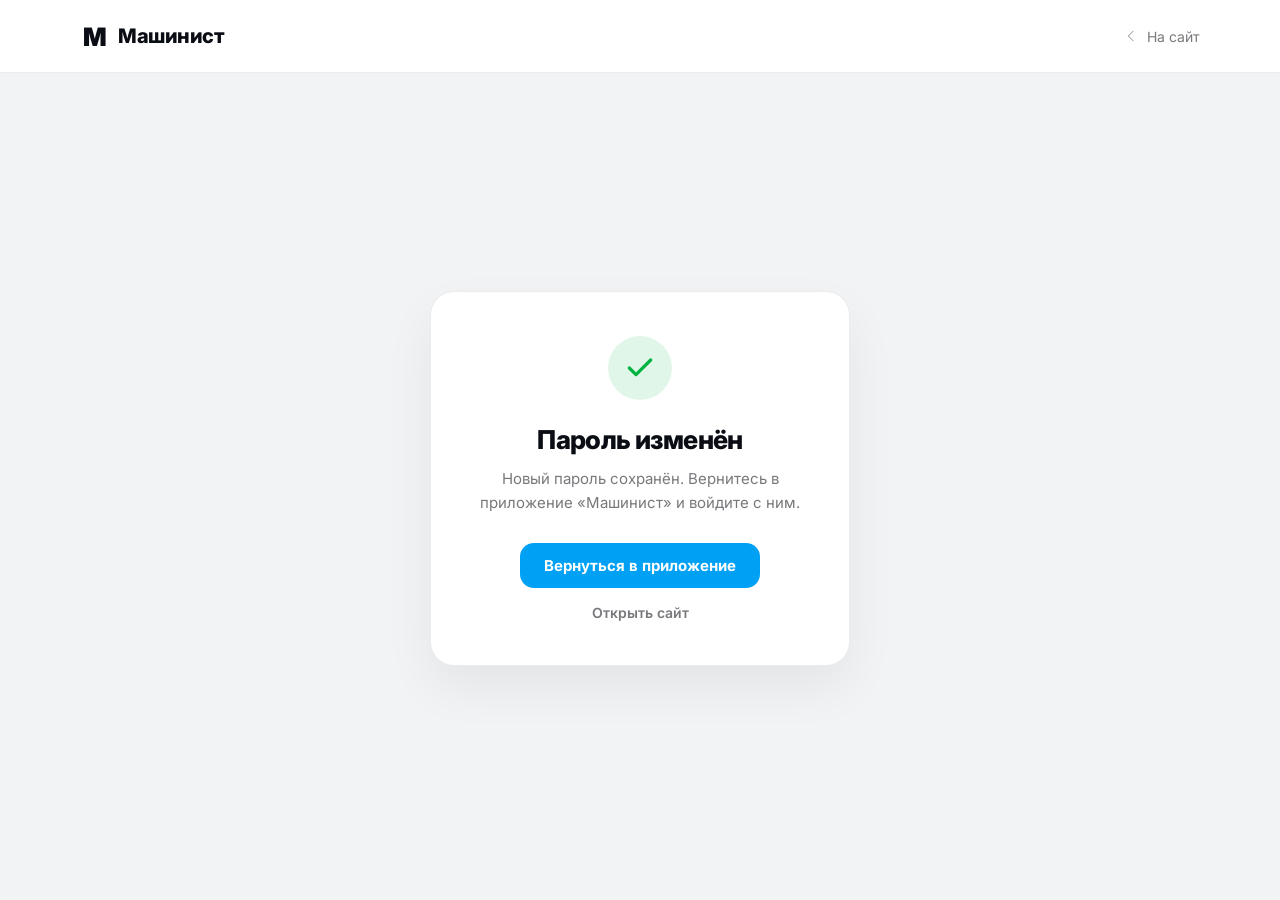
<file: password-changed.html>
<!DOCTYPE html>
<html lang="ru">
<head>
<meta charset="UTF-8">
<meta name="viewport" content="width=device-width, initial-scale=1, viewport-fit=cover">
<meta name="theme-color" content="#F2F3F5">
<title>Пароль изменён — Машинист</title>
<meta name="description" content="Пароль для приложения «Машинист» успешно изменён.">
<meta name="robots" content="noindex">
<link rel="preconnect" href="https://fonts.googleapis.com">
<link rel="preconnect" href="https://fonts.gstatic.com" crossorigin>
<link href="https://fonts.googleapis.com/css2?family=Inter:wght@400;500;600;700;800;900&family=JetBrains+Mono:wght@400;500;600;700&display=swap" rel="stylesheet">
<style>
  :root{
    --bg:#F2F3F5; --surface:#FFFFFF; --ink:#0A0E14;
    --muted:rgba(10,14,20,.56); --faint:rgba(10,14,20,.40);
    --border:rgba(10,14,20,.08); --borderStrong:rgba(10,14,20,.14);
    --accent:#00A0F5; --accentHover:#0091D9; --accentSoft:rgba(0,160,245,.10);
    --success:#00B341; --warning:#FF8A00;
    --sans:"Inter",-apple-system,BlinkMacSystemFont,"Segoe UI",system-ui,sans-serif;
    --mono:"JetBrains Mono",ui-monospace,"SF Mono",Menlo,Consolas,monospace;
  }
  *{box-sizing:border-box}
  html,body{margin:0;padding:0;background:var(--bg);color:var(--ink);
    font-family:var(--sans);-webkit-font-smoothing:antialiased;text-rendering:optimizeLegibility}
  body{min-height:100vh;display:flex;flex-direction:column}
  a{color:var(--accent);text-decoration:none}
  a:hover{color:var(--accentHover)}
  svg{display:block}
  h1{margin:0;text-wrap:pretty}
  .wrap{max-width:1200px;margin:0 auto;padding:0 40px}
  .site-head{border-bottom:1px solid var(--border);background:var(--surface)}
  .site-head .wrap{display:flex;align-items:center;justify-content:space-between;height:72px}
  .brand{display:flex;align-items:center;gap:10px;color:var(--ink)}
  .brand:hover{color:var(--ink)}
  .brand span{font-size:20px;font-weight:800;letter-spacing:-.5px}
  .back{display:inline-flex;align-items:center;gap:8px;color:var(--muted);font-size:14px}
  .back:hover{color:var(--ink)}
  .auth-wrap{flex:1;display:flex;align-items:center;justify-content:center;padding:56px 20px 72px}
  .auth-card{width:100%;max-width:420px;background:var(--surface);border:1px solid var(--border);
    border-radius:24px;padding:44px 36px;box-shadow:0 22px 50px rgba(10,14,20,.06);text-align:center}
  .status-icon{width:64px;height:64px;border-radius:50%;display:flex;align-items:center;
    justify-content:center;margin:0 auto 24px}
  .status-icon svg{width:32px;height:32px}
  .status-icon--ok{background:rgba(0,179,65,.12);color:var(--success)}
  .auth-card h1{font-size:26px;font-weight:800;letter-spacing:-.6px;margin-bottom:12px}
  .auth-sub{font-size:15px;color:var(--muted);line-height:1.6;margin:0 0 28px}
  .auth-btn{display:inline-block;padding:13px 24px;border-radius:14px;background:var(--accent);
    color:#fff;font-size:15px;font-weight:700;font-family:var(--sans);border:none;cursor:pointer}
  .auth-btn:hover{background:var(--accentHover);color:#fff}
  .auth-alt{display:block;margin-top:16px;font-size:14px;color:var(--muted);font-weight:600}
  @media(max-width:1024px){.wrap{padding:0 28px}}
  @media(max-width:680px){.wrap{padding:0 20px}}
  @media(max-width:480px){.auth-card{padding:36px 22px}}
</style>
</head>
<body>
<header class="site-head">
  <div class="wrap">
    <a href="https://locodriver.ru" class="brand">
      <svg width="28" height="28" viewBox="0 0 32 32" fill="none"><text x="16" y="16.5" text-anchor="middle" dominant-baseline="central" font-family="Inter, system-ui, sans-serif" font-weight="900" font-size="29" letter-spacing="-1.2" fill="currentColor">М</text></svg>
      <span>Машинист</span>
    </a>
    <a href="https://locodriver.ru" class="back">
      <svg width="16" height="16" viewBox="0 0 24 24" fill="none" stroke="currentColor" stroke-width="1.3" stroke-linecap="round" stroke-linejoin="round"><path d="M15 5l-7 7 7 7"/></svg> На сайт
    </a>
  </div>
</header>

<main class="auth-wrap">
  <div class="auth-card">
    <div class="status-icon status-icon--ok">
      <svg viewBox="0 0 24 24" fill="none" stroke="currentColor" stroke-width="2.4" stroke-linecap="round" stroke-linejoin="round"><path d="M20 6L9 17l-5-5"/></svg>
    </div>
    <h1>Пароль изменён</h1>
    <p class="auth-sub">Новый пароль сохранён. Вернитесь в приложение «Машинист» и войдите с ним.</p>
    <button class="auth-btn" id="open-app" type="button">Вернуться в приложение</button>
    <a class="auth-alt" href="https://locodriver.ru">Открыть сайт</a>
  </div>
</main>

<script>
(function () {
  // Куда возвращаемся в приложении (кастомная схема «Машиниста»).
  var APP_URL = "locodriver://profile";

  var STORE_ANDROID = "https://www.rustore.ru/catalog/app/com.z_company.loco_driver";
  var STORE_IOS     = "https://locodriver.ru"; // TODO: заменить на App Store, когда выйдет iOS-версия
  var STORE_FALLBACK = STORE_ANDROID;          // десктоп и прочее

  function storeUrl() {
    var ua = navigator.userAgent || "";
    if (/android/i.test(ua)) return STORE_ANDROID;
    // iPad на iOS 13+ маскируется под Mac — ловим по тач-скрину
    if (/iphone|ipad|ipod/i.test(ua) ||
        (/macintosh/i.test(ua) && navigator.maxTouchPoints > 1)) return STORE_IOS;
    return STORE_FALLBACK;
  }

  var btn = document.getElementById("open-app");
  if (!btn) return;

  btn.addEventListener("click", function () {
    var target = storeUrl();
    var didHide = false;

    // Если приложение открылось — вкладка уходит в фон, отменяем редирект в стор.
    function onVisibility() { if (document.hidden) didHide = true; }
    function markHidden() { didHide = true; }
    document.addEventListener("visibilitychange", onVisibility);
    window.addEventListener("pagehide", markHidden);
    window.addEventListener("blur", markHidden);

    setTimeout(function () {
      document.removeEventListener("visibilitychange", onVisibility);
      window.removeEventListener("pagehide", markHidden);
      window.removeEventListener("blur", markHidden);
      if (!didHide) window.location.href = target; // приложения нет — уводим в стор
    }, 1500);

    // Пытаемся открыть приложение.
    window.location.href = APP_URL;
  });
})();
</script>
</body>
</html>
</file>
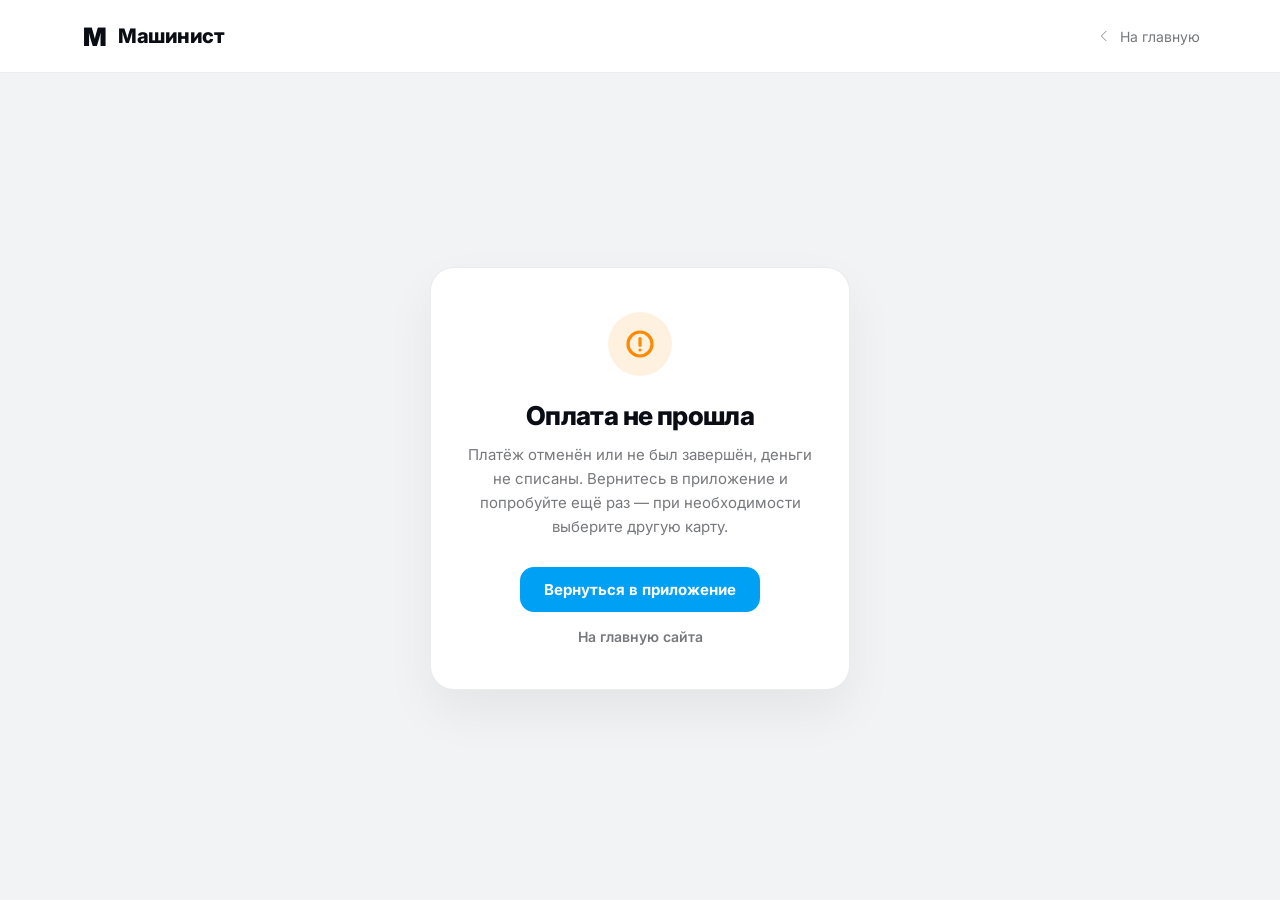
<file: payment-fail.html>
<!DOCTYPE html>
<html lang="ru">
<head>
<meta charset="UTF-8">
<meta name="viewport" content="width=device-width, initial-scale=1, viewport-fit=cover">
<meta name="theme-color" content="#F2F3F5">
<title>Оплата не прошла — Машинист</title>
<meta name="description" content="Оплата подписки «Машинист Pro» не завершена.">
<meta name="robots" content="noindex">
<link rel="preconnect" href="https://fonts.googleapis.com">
<link rel="preconnect" href="https://fonts.gstatic.com" crossorigin>
<link href="https://fonts.googleapis.com/css2?family=Inter:wght@400;500;600;700;800;900&family=JetBrains+Mono:wght@400;500;600;700&display=swap" rel="stylesheet">
<style>
  :root{
    --bg:#F2F3F5; --surface:#FFFFFF; --ink:#0A0E14;
    --muted:rgba(10,14,20,.56); --faint:rgba(10,14,20,.40);
    --border:rgba(10,14,20,.08); --borderStrong:rgba(10,14,20,.14);
    --accent:#00A0F5; --accentHover:#0091D9; --accentSoft:rgba(0,160,245,.10);
    --success:#00B341; --warning:#FF8A00;
    --sans:"Inter",-apple-system,BlinkMacSystemFont,"Segoe UI",system-ui,sans-serif;
    --mono:"JetBrains Mono",ui-monospace,"SF Mono",Menlo,Consolas,monospace;
  }
  *{box-sizing:border-box}
  html,body{margin:0;padding:0;background:var(--bg);color:var(--ink);
    font-family:var(--sans);-webkit-font-smoothing:antialiased;text-rendering:optimizeLegibility}
  body{min-height:100vh;display:flex;flex-direction:column}
  a{color:var(--accent);text-decoration:none}
  a:hover{color:var(--accentHover)}
  svg{display:block}
  h1{margin:0;text-wrap:pretty}
  .wrap{max-width:1200px;margin:0 auto;padding:0 40px}
  .site-head{border-bottom:1px solid var(--border);background:var(--surface)}
  .site-head .wrap{display:flex;align-items:center;justify-content:space-between;height:72px}
  .brand{display:flex;align-items:center;gap:10px;color:var(--ink)}
  .brand:hover{color:var(--ink)}
  .brand span{font-size:20px;font-weight:800;letter-spacing:-.5px}
  .back{display:inline-flex;align-items:center;gap:8px;color:var(--muted);font-size:14px}
  .back:hover{color:var(--ink)}
  .auth-wrap{flex:1;display:flex;align-items:center;justify-content:center;padding:56px 20px 72px}
  .auth-card{width:100%;max-width:420px;background:var(--surface);border:1px solid var(--border);
    border-radius:24px;padding:44px 36px;box-shadow:0 22px 50px rgba(10,14,20,.06);text-align:center}
  .status-icon{width:64px;height:64px;border-radius:50%;display:flex;align-items:center;
    justify-content:center;margin:0 auto 24px}
  .status-icon svg{width:32px;height:32px}
  .status-icon--ok{background:rgba(0,179,65,.12);color:var(--success)}
  .auth-card h1{font-size:26px;font-weight:800;letter-spacing:-.6px;margin-bottom:12px}
  .auth-sub{font-size:15px;color:var(--muted);line-height:1.6;margin:0 0 28px}
  .auth-btn{display:inline-block;padding:13px 24px;border-radius:14px;background:var(--accent);
    color:#fff;font-size:15px;font-weight:700;font-family:var(--sans);border:none;cursor:pointer}
  .auth-btn:hover{background:var(--accentHover);color:#fff}
  .auth-alt{display:block;margin-top:16px;font-size:14px;color:var(--muted);font-weight:600}
  @media(max-width:1024px){.wrap{padding:0 28px}}
  @media(max-width:680px){.wrap{padding:0 20px}}
  @media(max-width:480px){.auth-card{padding:36px 22px}}
  .status-icon--fail{background:rgba(255,138,0,.12);color:var(--warning)}
</style>
</head>
<body>
<header class="site-head">
  <div class="wrap">
    <a href="https://locodriver.ru" class="brand">
      <svg width="28" height="28" viewBox="0 0 32 32" fill="none"><text x="16" y="16.5" text-anchor="middle" dominant-baseline="central" font-family="Inter, system-ui, sans-serif" font-weight="900" font-size="29" letter-spacing="-1.2" fill="currentColor">М</text></svg>
      <span>Машинист</span>
    </a>
    <a href="https://locodriver.ru" class="back">
      <svg width="16" height="16" viewBox="0 0 24 24" fill="none" stroke="currentColor" stroke-width="1.3" stroke-linecap="round" stroke-linejoin="round"><path d="M15 5l-7 7 7 7"/></svg> На главную
    </a>
  </div>
</header>

<main class="auth-wrap">
  <div class="auth-card">
    <div class="status-icon status-icon--fail">
      <svg viewBox="0 0 24 24" fill="none" stroke="currentColor" stroke-width="2.4" stroke-linecap="round" stroke-linejoin="round"><path d="M12 8v5"/><path d="M12 16.5v.01"/><circle cx="12" cy="12" r="9"/></svg>
    </div>
    <h1>Оплата не прошла</h1>
    <p class="auth-sub">Платёж отменён или не был завершён, деньги не списаны. Вернитесь в приложение и попробуйте ещё раз — при необходимости выберите другую карту.</p>
    <button class="auth-btn" id="open-app" type="button">Вернуться в приложение</button>
    <a class="auth-alt" href="https://locodriver.ru">На главную сайта</a>
  </div>
</main>

<script>
(function () {
  var params = new URLSearchParams(window.location.search);
  // Оплата из веб-версии (PWA): сразу возвращаем пользователя на экран
  // подписки — там статус оплаты проверяется автоматически.
  if (params.get("shp_source") === "pwa") {
    window.location.replace("https://app.locodriver.ru/payment?status=failed");
    return;
  }

  // Мобильное приложение открывается по кастомной схеме. Если оно не
  // установлено на этом устройстве (оплата с компьютера) — открываем веб-версию.
  var APP_URL = "locodriver://profile";
  var WEB_URL = "https://app.locodriver.ru/payment?status=failed";

  var btn = document.getElementById("open-app");
  if (!btn) return;
  btn.addEventListener("click", function () {
    var didHide = false;
    function markHidden() { didHide = true; }
    function onVisibility() { if (document.hidden) didHide = true; }
    document.addEventListener("visibilitychange", onVisibility);
    window.addEventListener("pagehide", markHidden);
    window.addEventListener("blur", markHidden);
    setTimeout(function () {
      document.removeEventListener("visibilitychange", onVisibility);
      window.removeEventListener("pagehide", markHidden);
      window.removeEventListener("blur", markHidden);
      if (!didHide) window.location.href = WEB_URL;
    }, 1500);
    window.location.href = APP_URL;
  });
})();
</script>
</body>
</html>
</file>
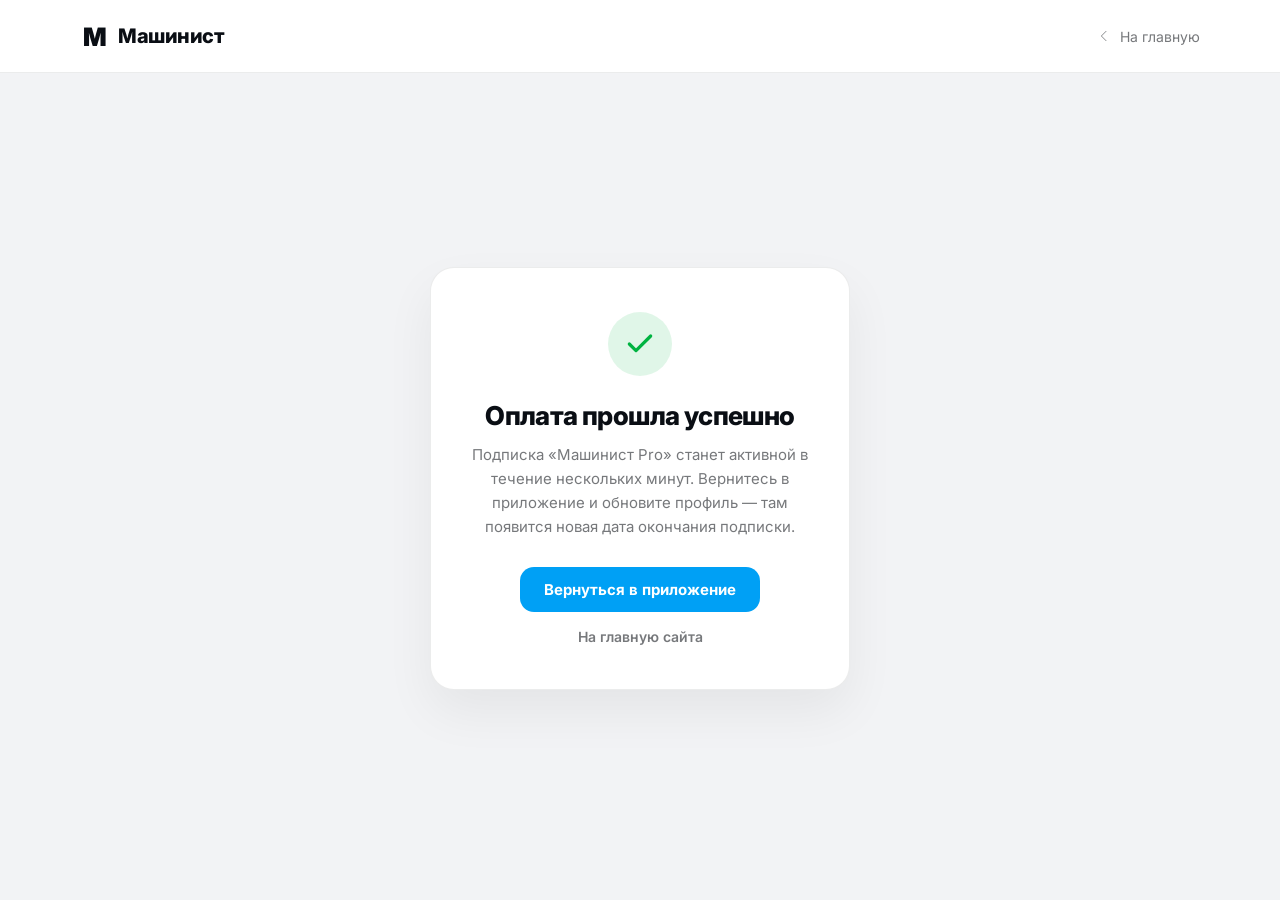
<file: payment-success.html>
<!DOCTYPE html>
<html lang="ru">
<head>
<meta charset="UTF-8">
<meta name="viewport" content="width=device-width, initial-scale=1, viewport-fit=cover">
<meta name="theme-color" content="#F2F3F5">
<title>Оплата прошла — Машинист</title>
<meta name="description" content="Оплата подписки «Машинист Pro» прошла успешно.">
<meta name="robots" content="noindex">
<link rel="preconnect" href="https://fonts.googleapis.com">
<link rel="preconnect" href="https://fonts.gstatic.com" crossorigin>
<link href="https://fonts.googleapis.com/css2?family=Inter:wght@400;500;600;700;800;900&family=JetBrains+Mono:wght@400;500;600;700&display=swap" rel="stylesheet">
<style>
  :root{
    --bg:#F2F3F5; --surface:#FFFFFF; --ink:#0A0E14;
    --muted:rgba(10,14,20,.56); --faint:rgba(10,14,20,.40);
    --border:rgba(10,14,20,.08); --borderStrong:rgba(10,14,20,.14);
    --accent:#00A0F5; --accentHover:#0091D9; --accentSoft:rgba(0,160,245,.10);
    --success:#00B341; --warning:#FF8A00;
    --sans:"Inter",-apple-system,BlinkMacSystemFont,"Segoe UI",system-ui,sans-serif;
    --mono:"JetBrains Mono",ui-monospace,"SF Mono",Menlo,Consolas,monospace;
  }
  *{box-sizing:border-box}
  html,body{margin:0;padding:0;background:var(--bg);color:var(--ink);
    font-family:var(--sans);-webkit-font-smoothing:antialiased;text-rendering:optimizeLegibility}
  body{min-height:100vh;display:flex;flex-direction:column}
  a{color:var(--accent);text-decoration:none}
  a:hover{color:var(--accentHover)}
  svg{display:block}
  h1{margin:0;text-wrap:pretty}
  .wrap{max-width:1200px;margin:0 auto;padding:0 40px}
  .site-head{border-bottom:1px solid var(--border);background:var(--surface)}
  .site-head .wrap{display:flex;align-items:center;justify-content:space-between;height:72px}
  .brand{display:flex;align-items:center;gap:10px;color:var(--ink)}
  .brand:hover{color:var(--ink)}
  .brand span{font-size:20px;font-weight:800;letter-spacing:-.5px}
  .back{display:inline-flex;align-items:center;gap:8px;color:var(--muted);font-size:14px}
  .back:hover{color:var(--ink)}
  .auth-wrap{flex:1;display:flex;align-items:center;justify-content:center;padding:56px 20px 72px}
  .auth-card{width:100%;max-width:420px;background:var(--surface);border:1px solid var(--border);
    border-radius:24px;padding:44px 36px;box-shadow:0 22px 50px rgba(10,14,20,.06);text-align:center}
  .status-icon{width:64px;height:64px;border-radius:50%;display:flex;align-items:center;
    justify-content:center;margin:0 auto 24px}
  .status-icon svg{width:32px;height:32px}
  .status-icon--ok{background:rgba(0,179,65,.12);color:var(--success)}
  .auth-card h1{font-size:26px;font-weight:800;letter-spacing:-.6px;margin-bottom:12px}
  .auth-sub{font-size:15px;color:var(--muted);line-height:1.6;margin:0 0 28px}
  .auth-btn{display:inline-block;padding:13px 24px;border-radius:14px;background:var(--accent);
    color:#fff;font-size:15px;font-weight:700;font-family:var(--sans);border:none;cursor:pointer}
  .auth-btn:hover{background:var(--accentHover);color:#fff}
  .auth-alt{display:block;margin-top:16px;font-size:14px;color:var(--muted);font-weight:600}
  @media(max-width:1024px){.wrap{padding:0 28px}}
  @media(max-width:680px){.wrap{padding:0 20px}}
  @media(max-width:480px){.auth-card{padding:36px 22px}}
  .status-icon--fail{background:rgba(255,138,0,.12);color:var(--warning)}
</style>
</head>
<body>
<header class="site-head">
  <div class="wrap">
    <a href="https://locodriver.ru" class="brand">
      <svg width="28" height="28" viewBox="0 0 32 32" fill="none"><text x="16" y="16.5" text-anchor="middle" dominant-baseline="central" font-family="Inter, system-ui, sans-serif" font-weight="900" font-size="29" letter-spacing="-1.2" fill="currentColor">М</text></svg>
      <span>Машинист</span>
    </a>
    <a href="https://locodriver.ru" class="back">
      <svg width="16" height="16" viewBox="0 0 24 24" fill="none" stroke="currentColor" stroke-width="1.3" stroke-linecap="round" stroke-linejoin="round"><path d="M15 5l-7 7 7 7"/></svg> На главную
    </a>
  </div>
</header>

<main class="auth-wrap">
  <div class="auth-card">
    <div class="status-icon status-icon--ok">
      <svg viewBox="0 0 24 24" fill="none" stroke="currentColor" stroke-width="2.4" stroke-linecap="round" stroke-linejoin="round"><path d="M20 6L9 17l-5-5"/></svg>
    </div>
    <h1>Оплата прошла успешно</h1>
    <p class="auth-sub">Подписка «Машинист Pro» станет активной в течение нескольких минут. Вернитесь в приложение и обновите профиль — там появится новая дата окончания подписки.</p>
    <button class="auth-btn" id="open-app" type="button">Вернуться в приложение</button>
    <a class="auth-alt" href="https://locodriver.ru">На главную сайта</a>
  </div>
</main>

<script>
(function () {
  var params = new URLSearchParams(window.location.search);
  // Оплата из веб-версии (PWA): сразу возвращаем пользователя на экран
  // подписки — там статус оплаты проверяется автоматически.
  if (params.get("shp_source") === "pwa") {
    window.location.replace("https://app.locodriver.ru/payment?status=success");
    return;
  }

  // Мобильное приложение открывается по кастомной схеме. Если оно не
  // установлено на этом устройстве (оплата с компьютера) — открываем веб-версию.
  var APP_URL = "locodriver://profile";
  var WEB_URL = "https://app.locodriver.ru/payment?status=success";

  var btn = document.getElementById("open-app");
  if (!btn) return;
  btn.addEventListener("click", function () {
    var didHide = false;
    function markHidden() { didHide = true; }
    function onVisibility() { if (document.hidden) didHide = true; }
    document.addEventListener("visibilitychange", onVisibility);
    window.addEventListener("pagehide", markHidden);
    window.addEventListener("blur", markHidden);
    setTimeout(function () {
      document.removeEventListener("visibilitychange", onVisibility);
      window.removeEventListener("pagehide", markHidden);
      window.removeEventListener("blur", markHidden);
      if (!didHide) window.location.href = WEB_URL;
    }, 1500);
    window.location.href = APP_URL;
  });
})();
</script>
</body>
</html>
</file>
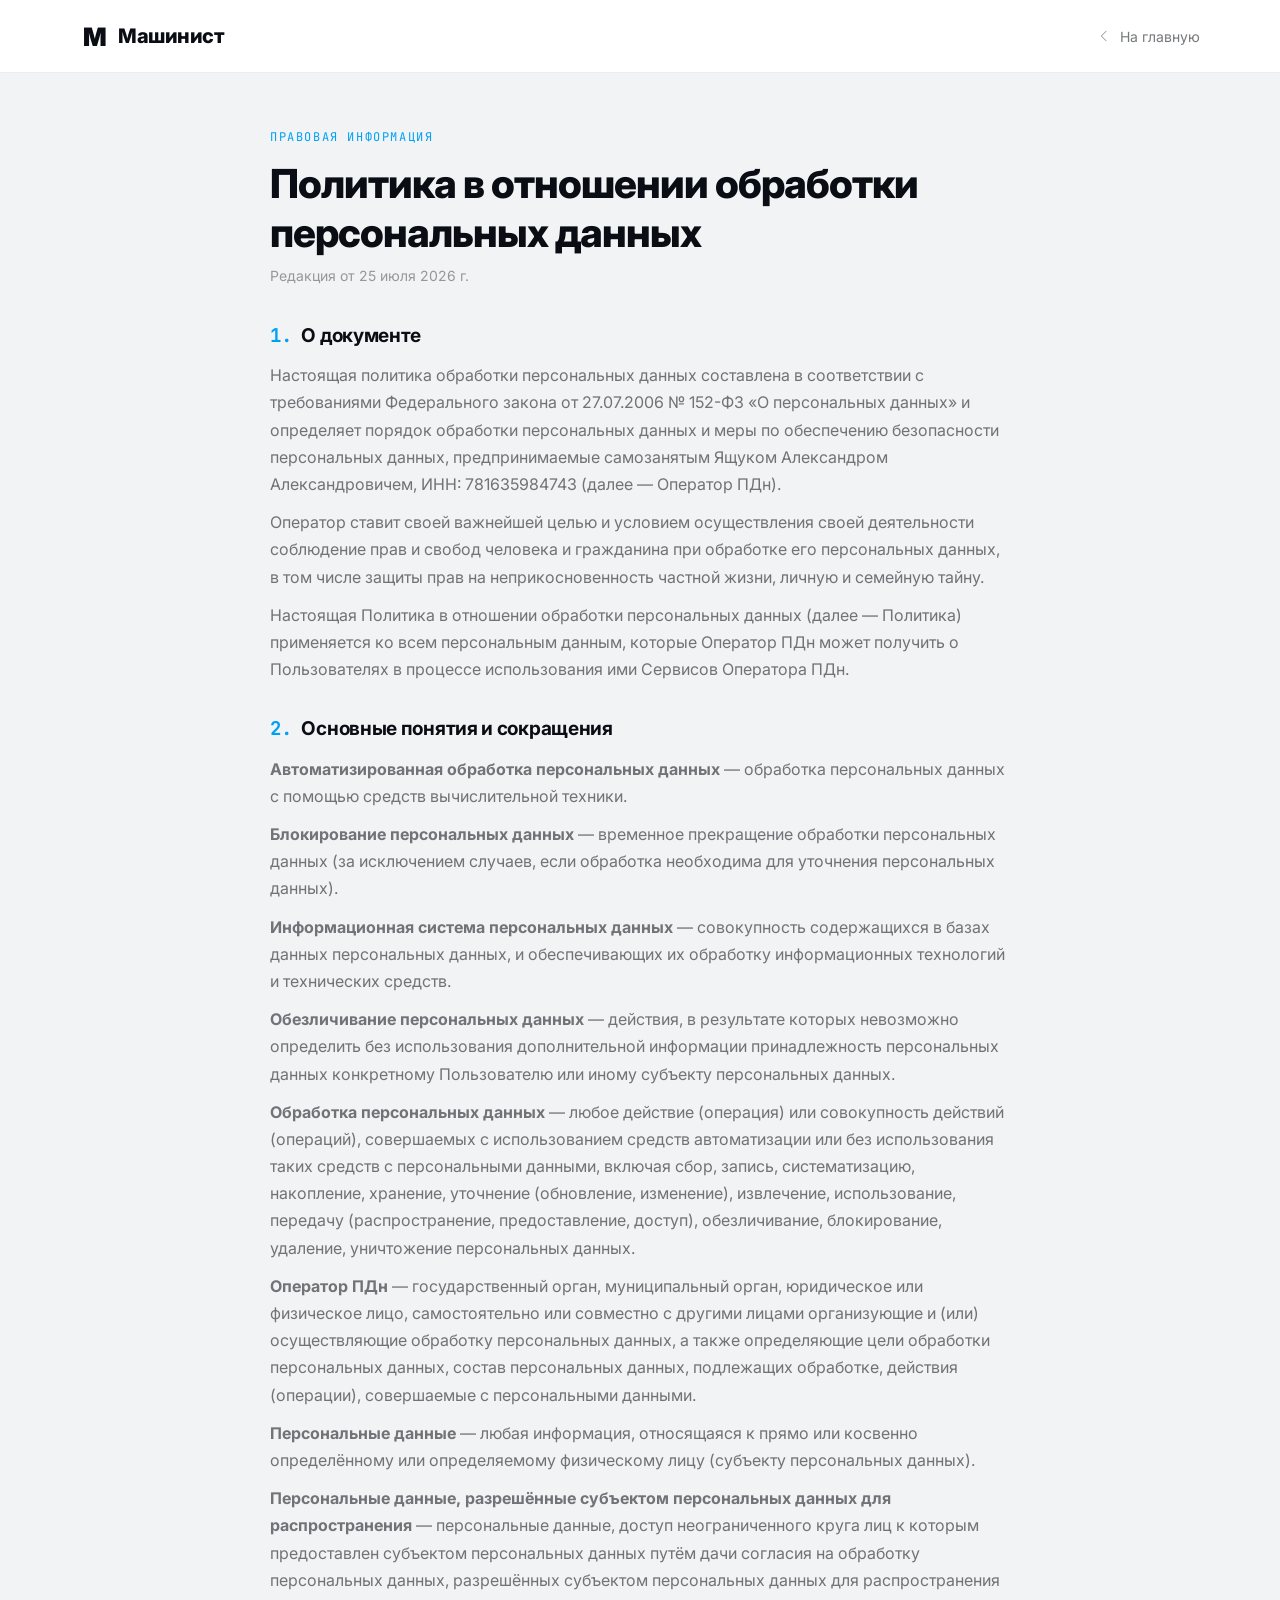
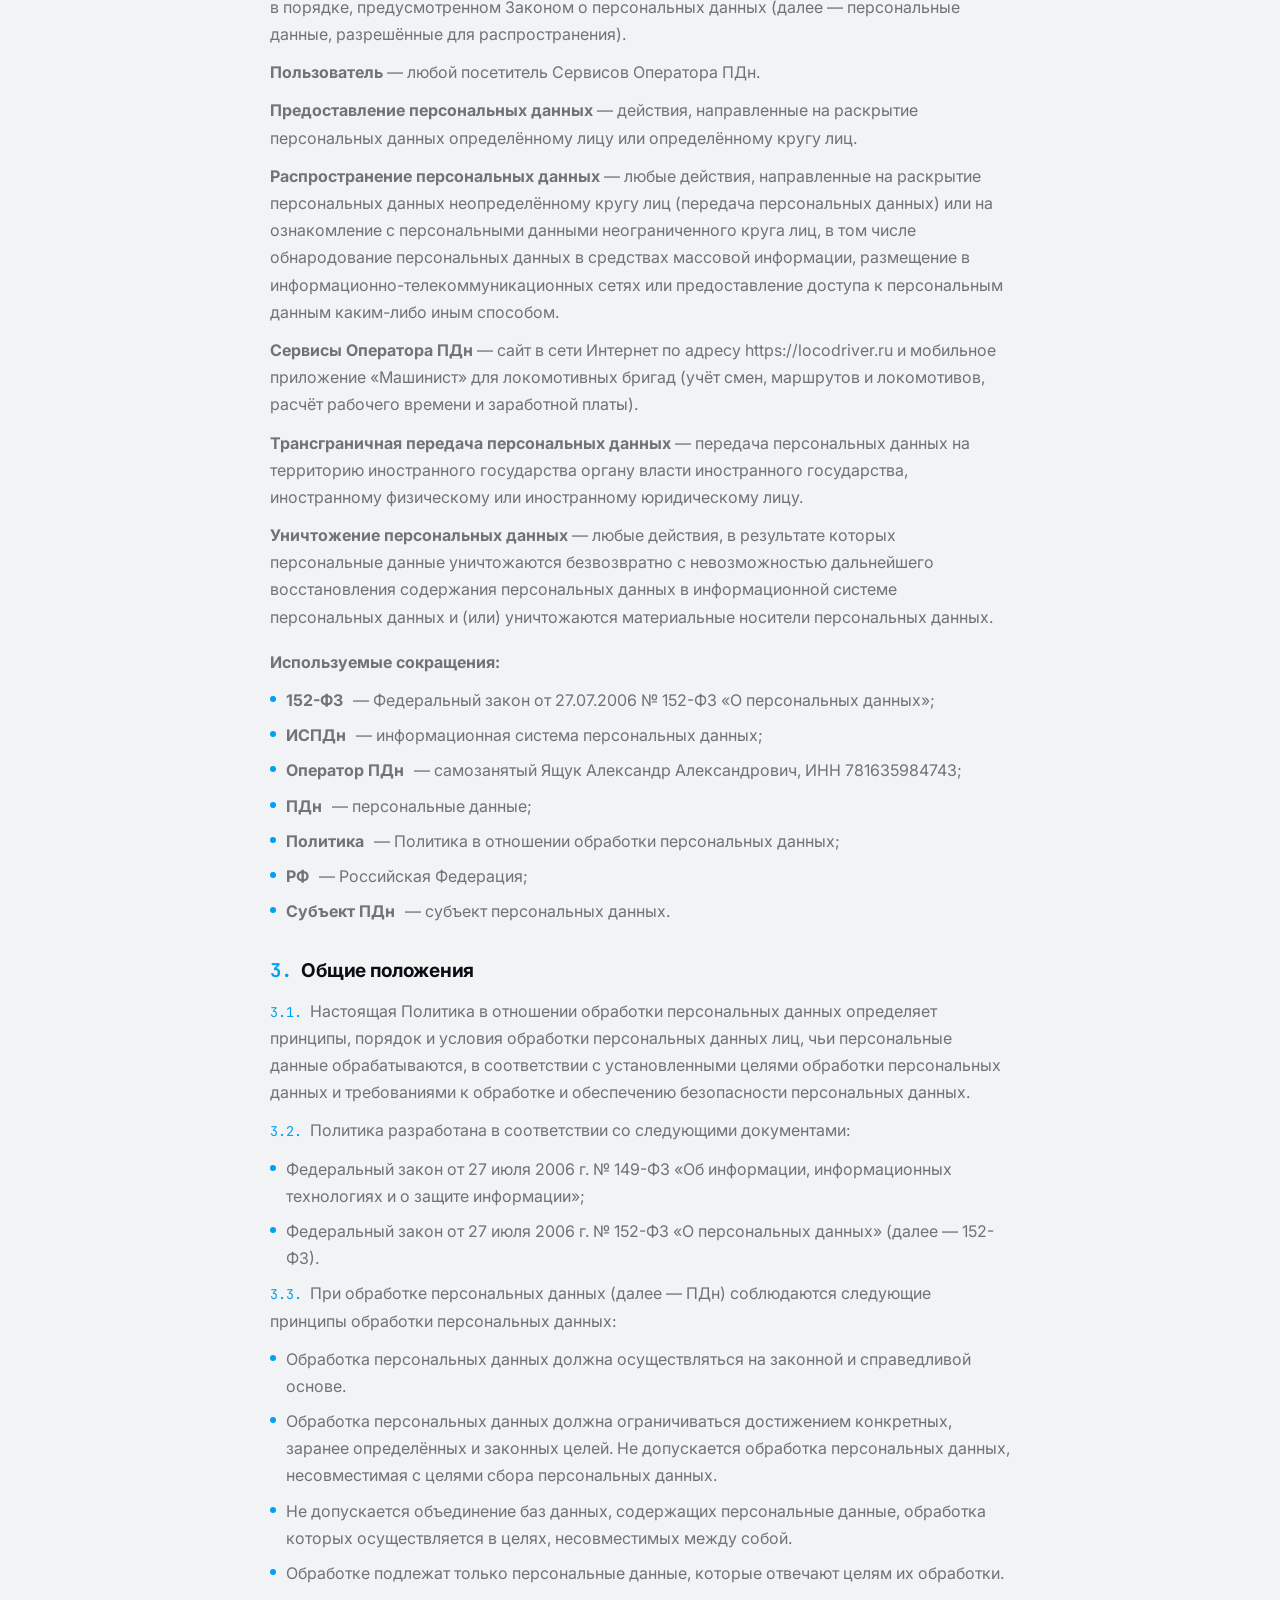
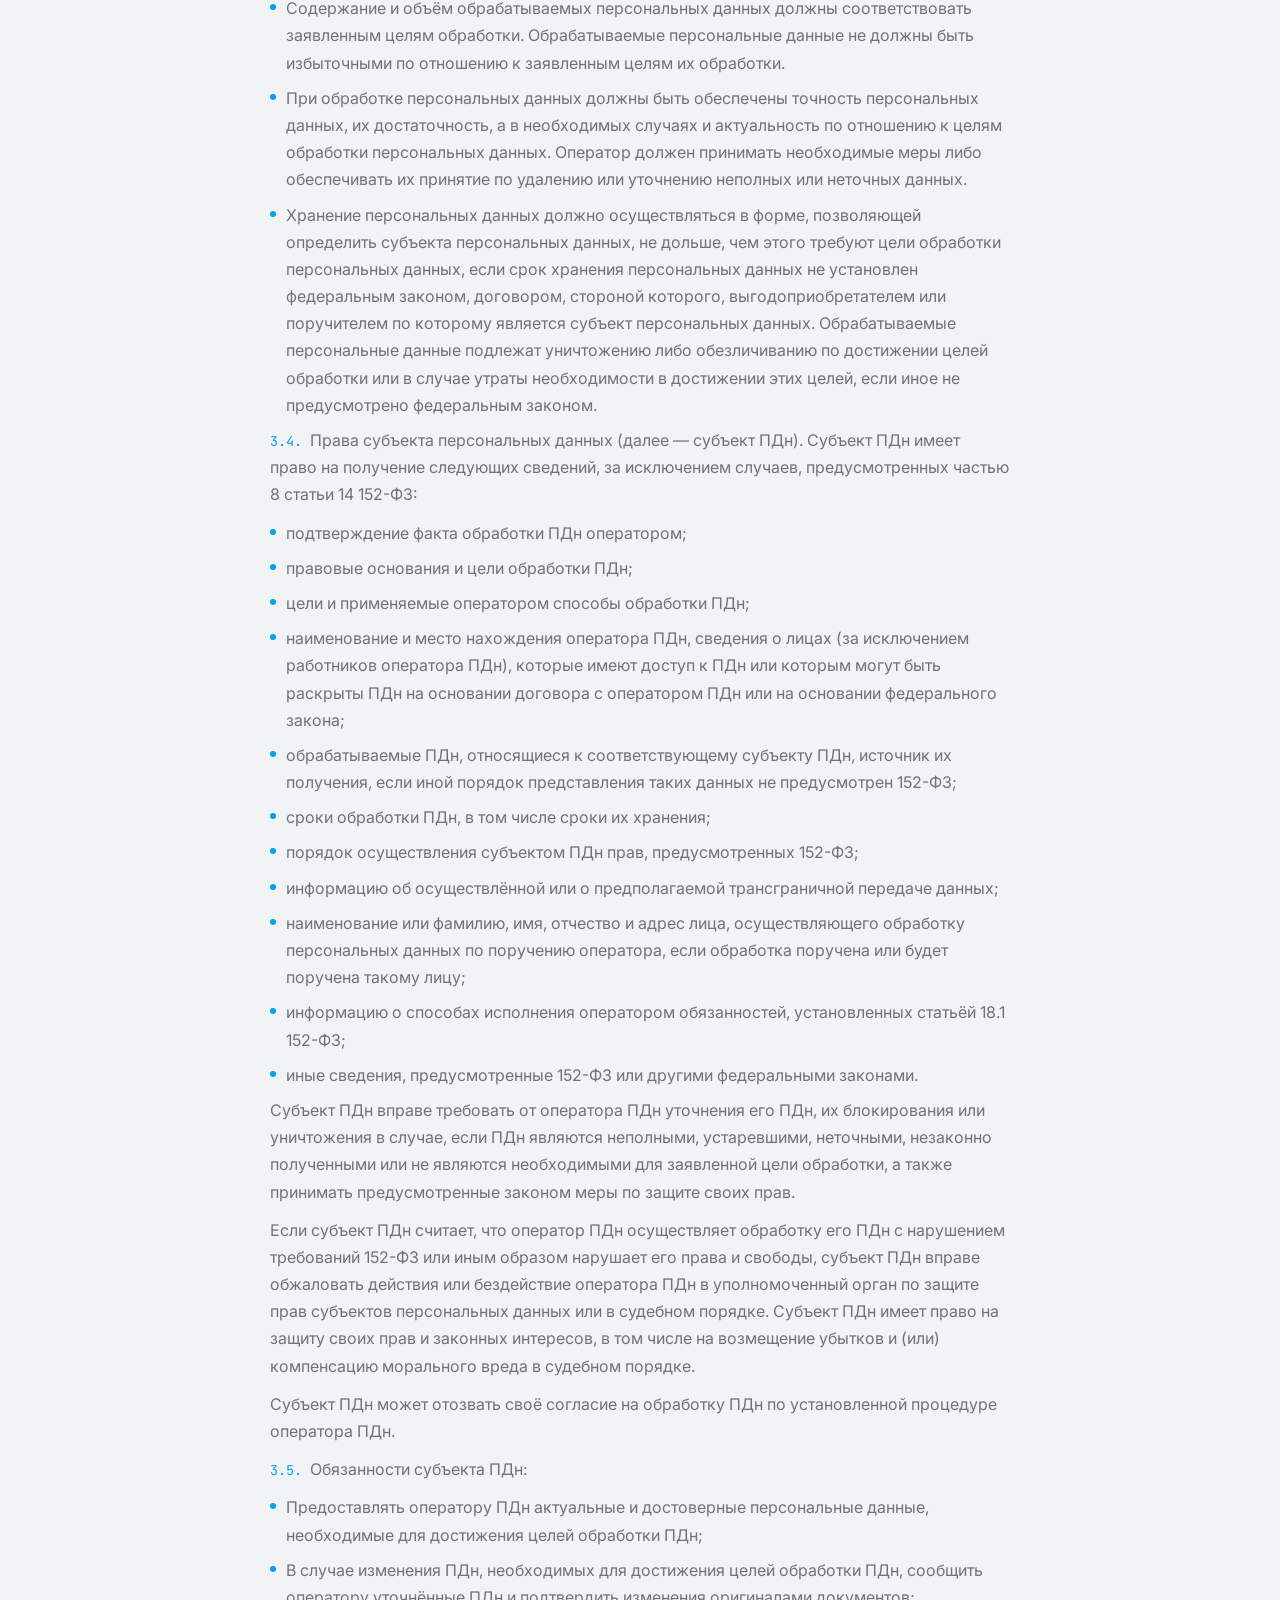
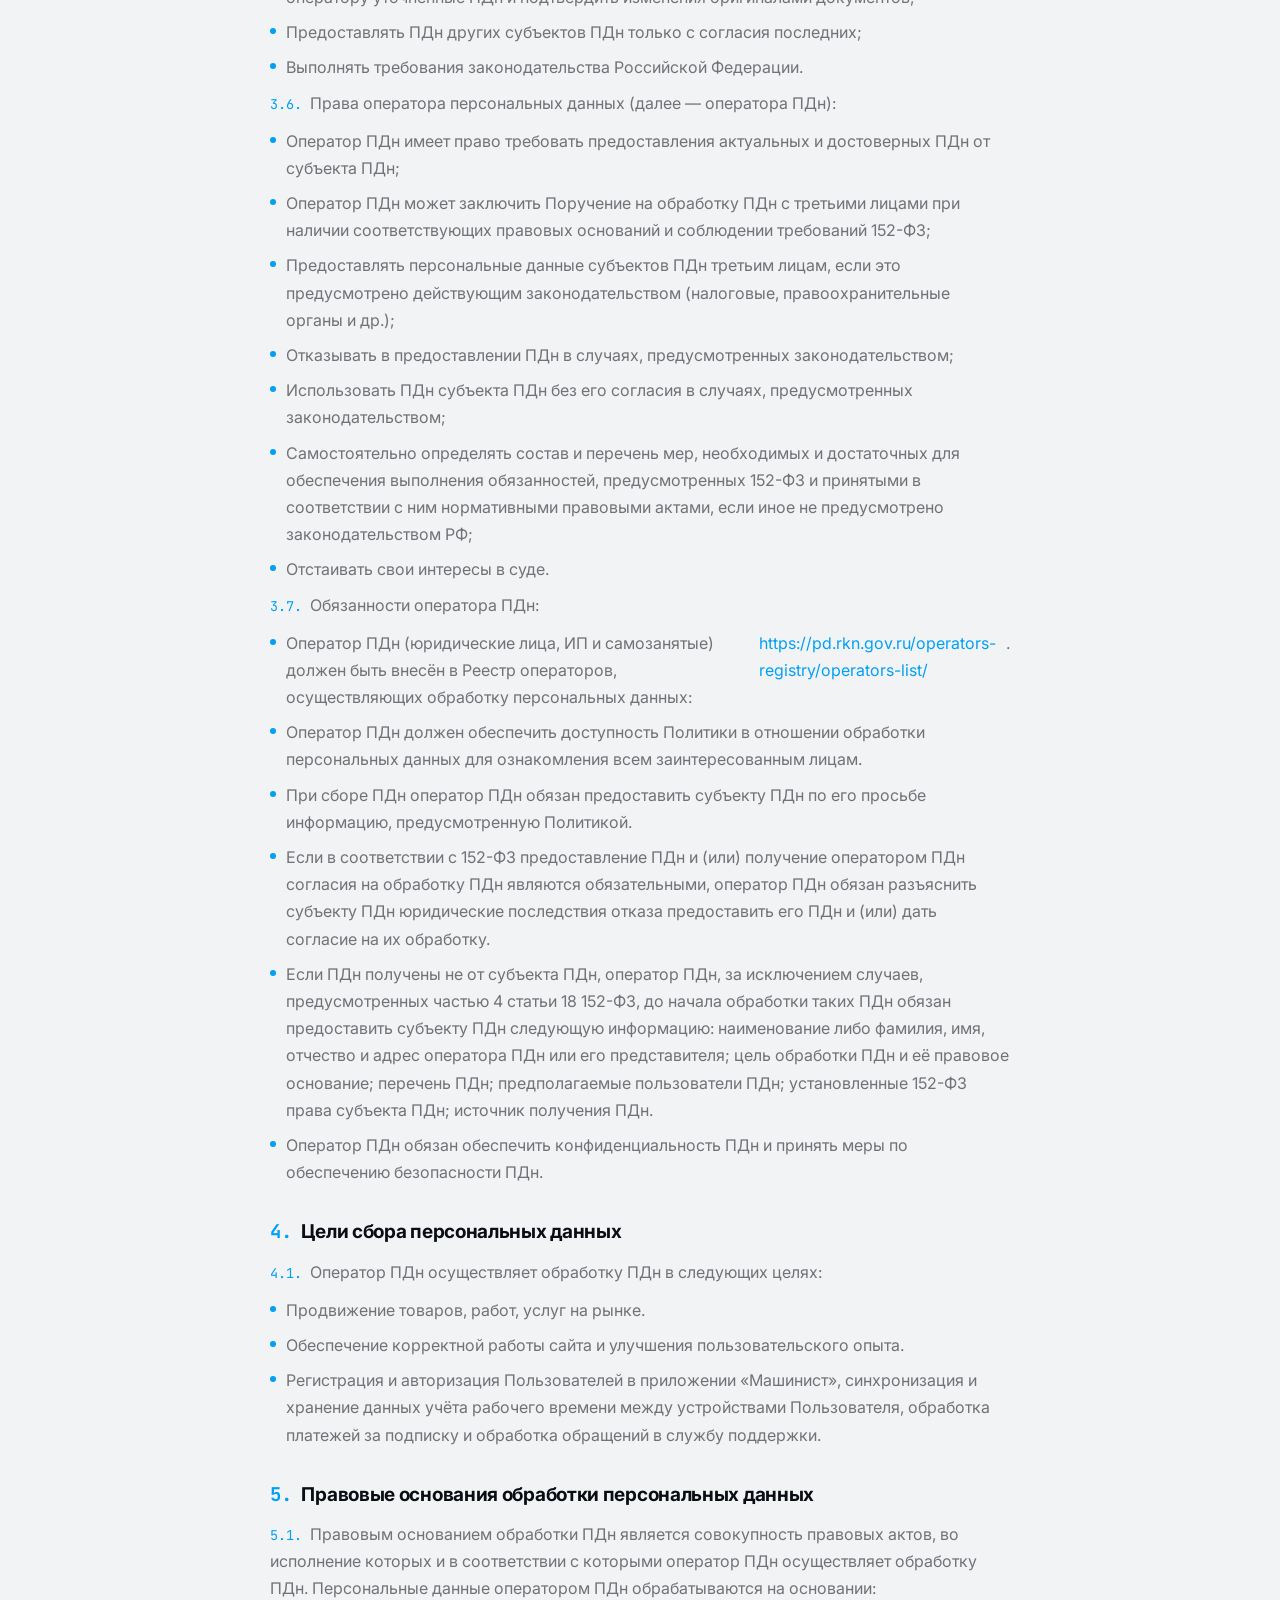
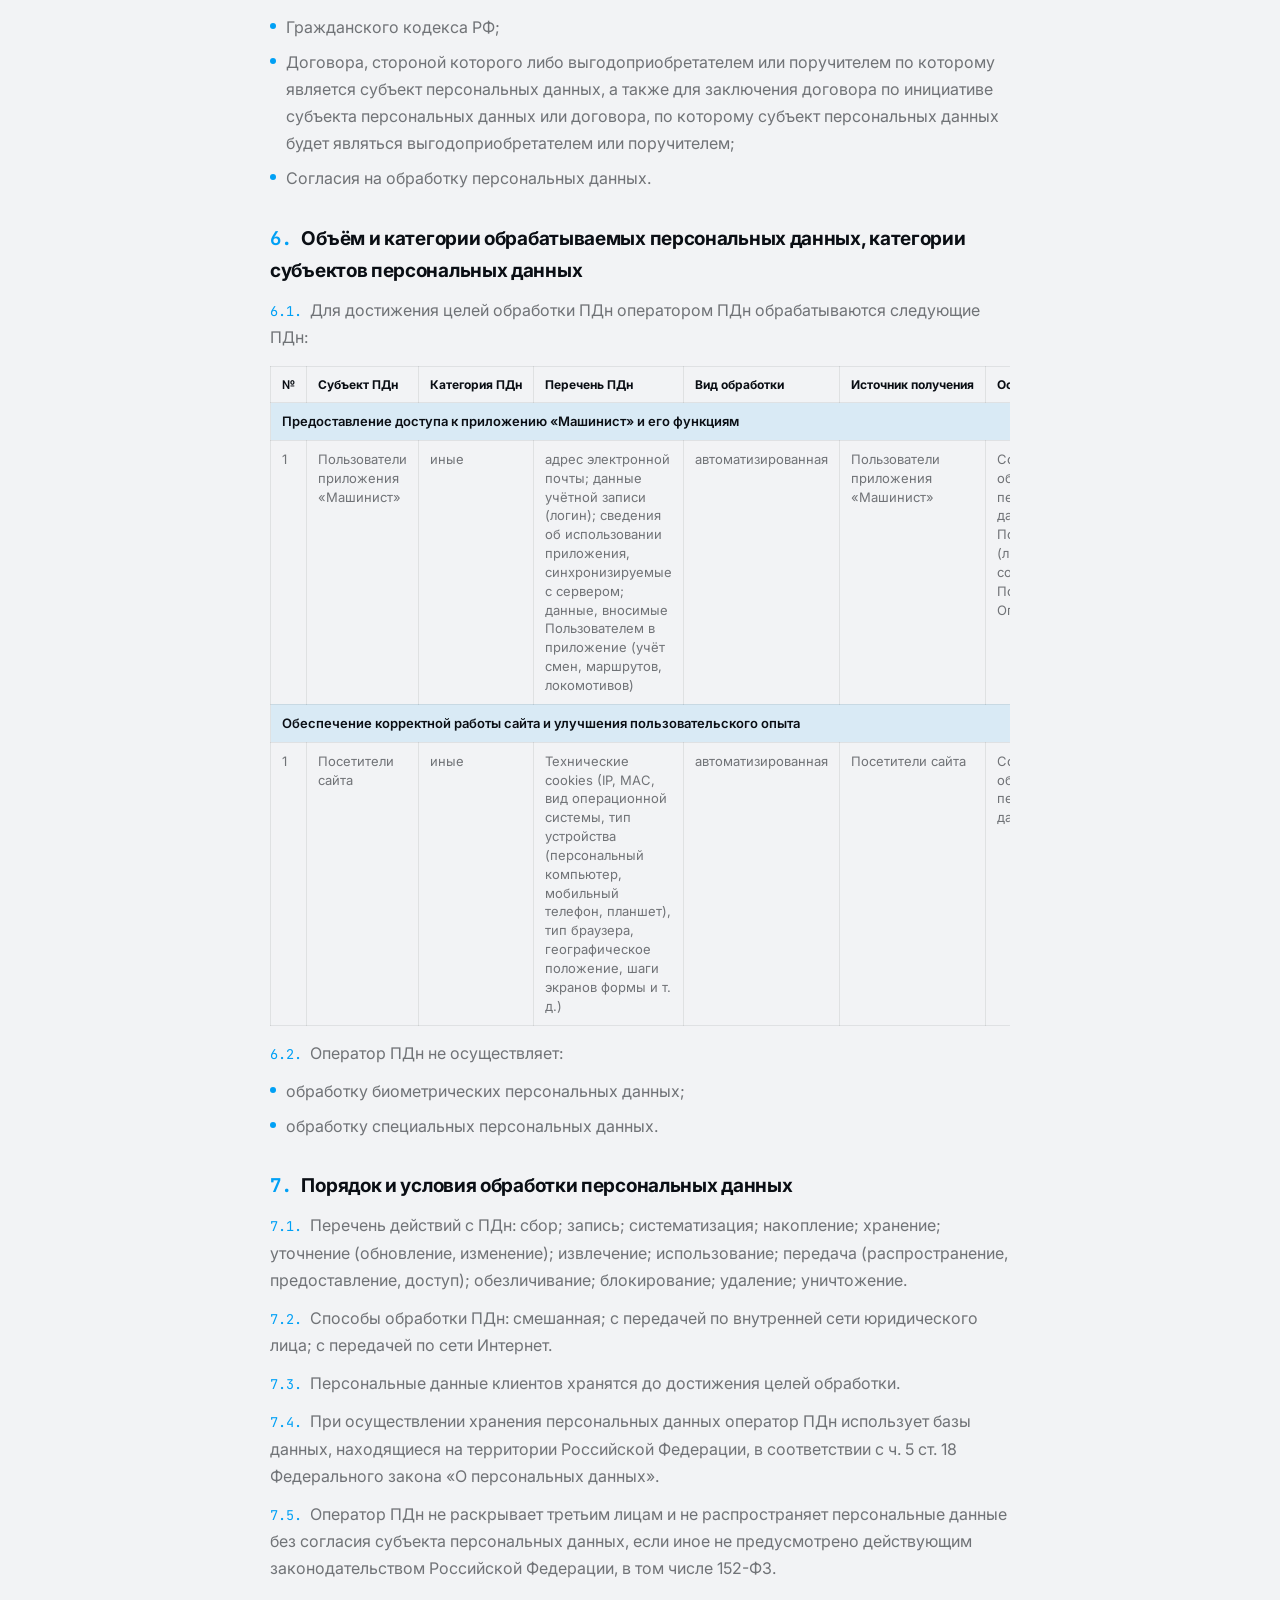
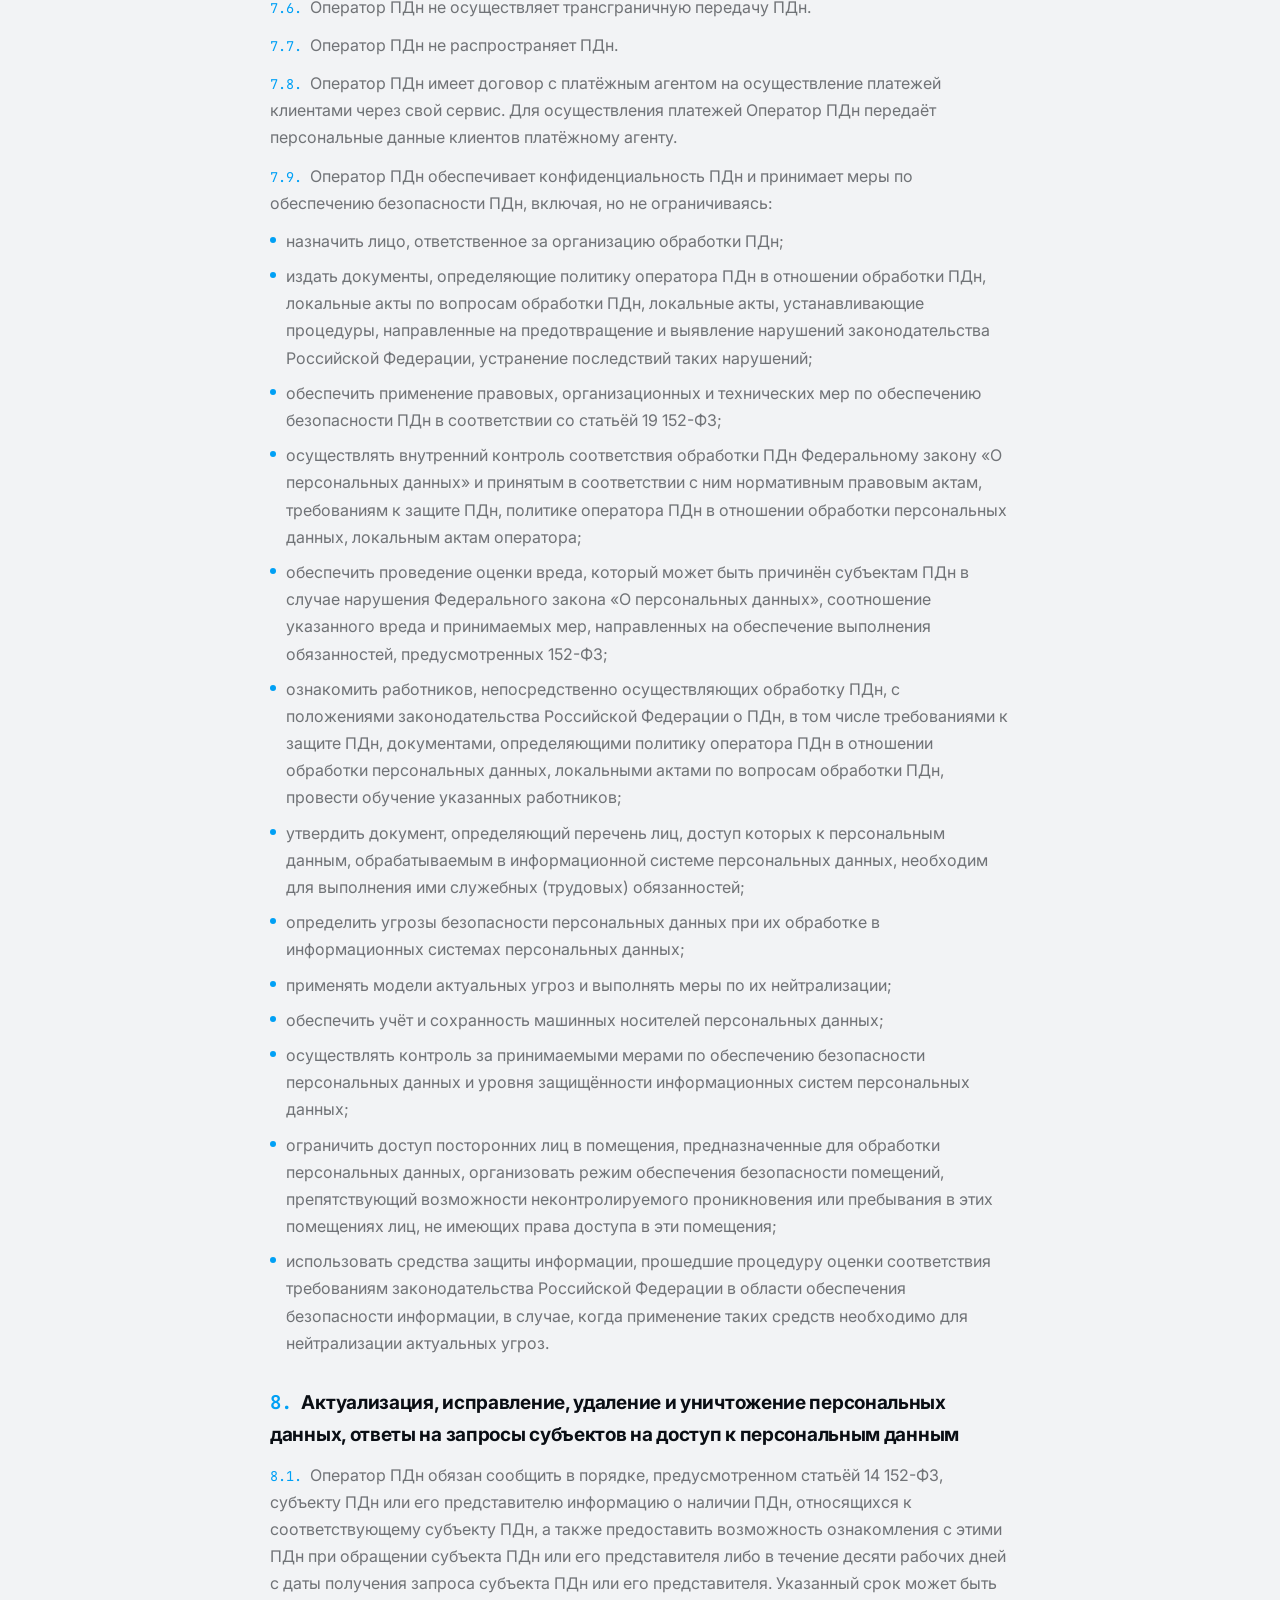
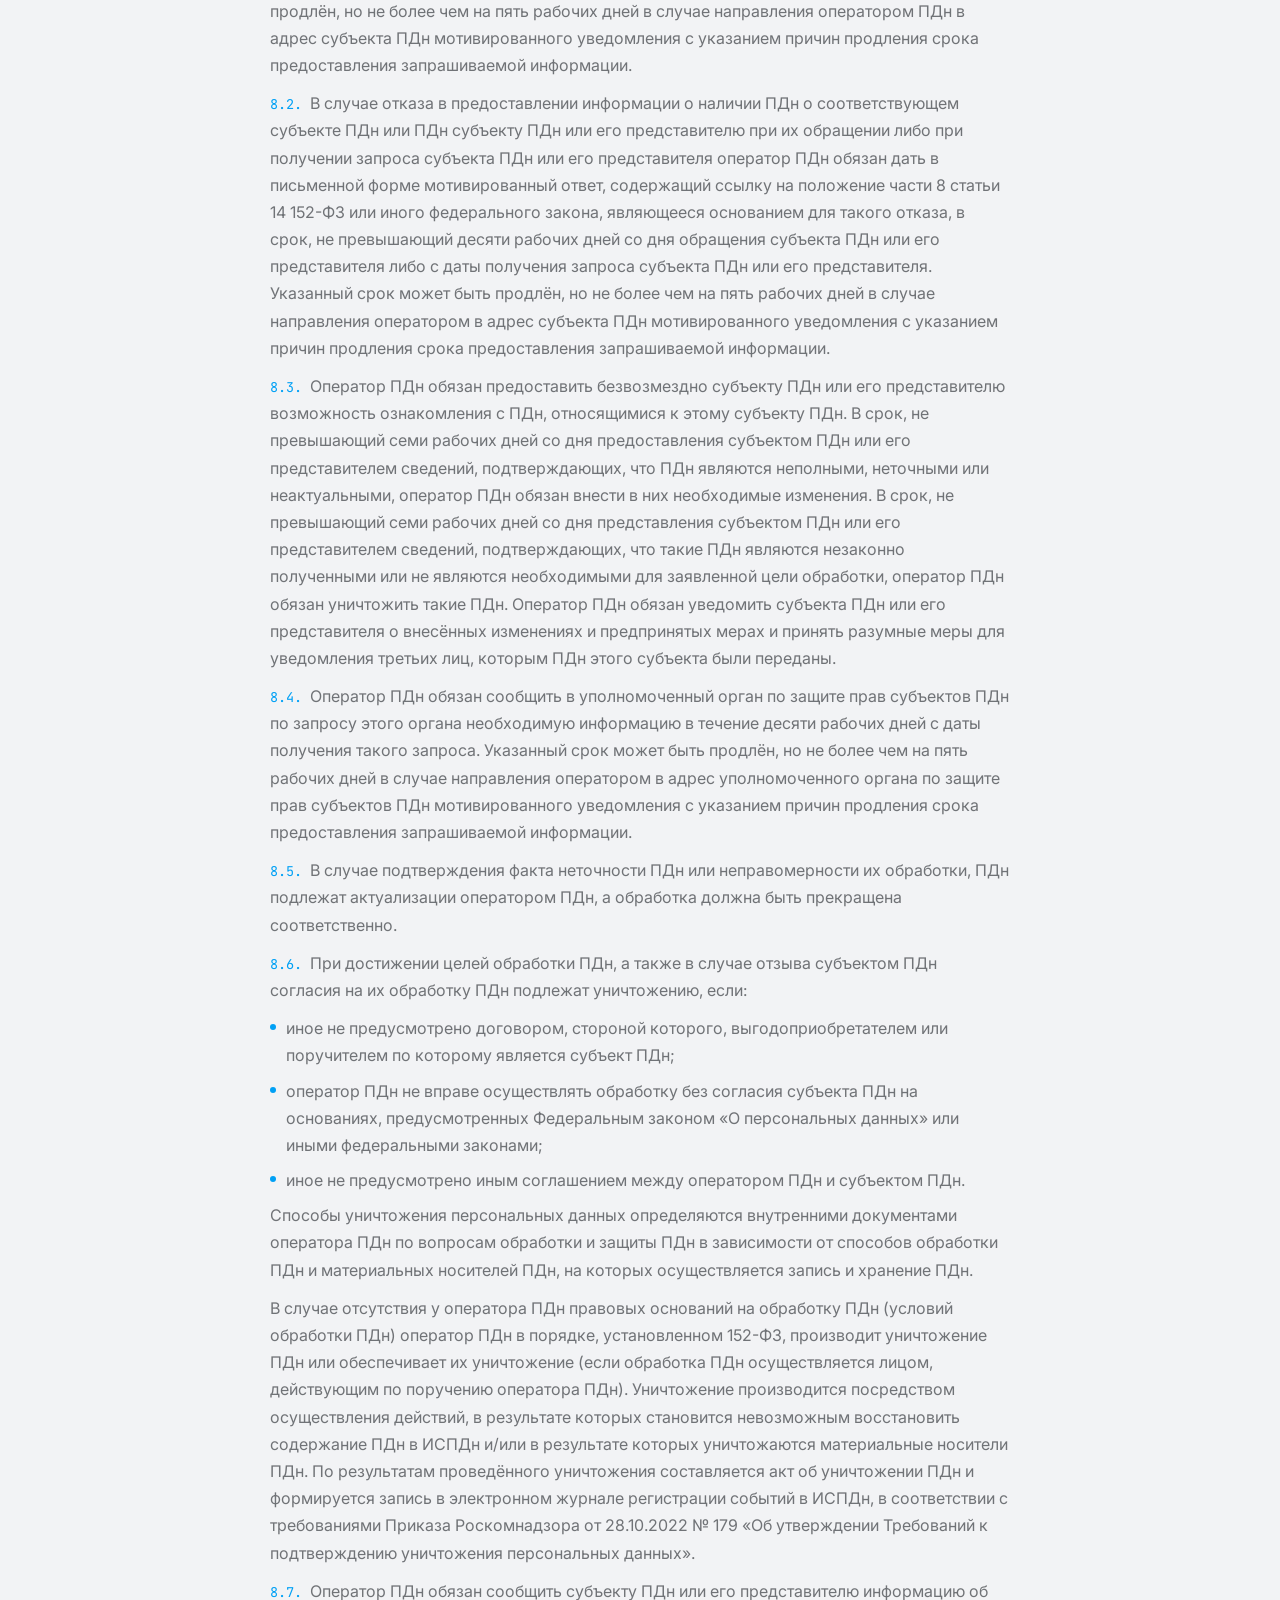
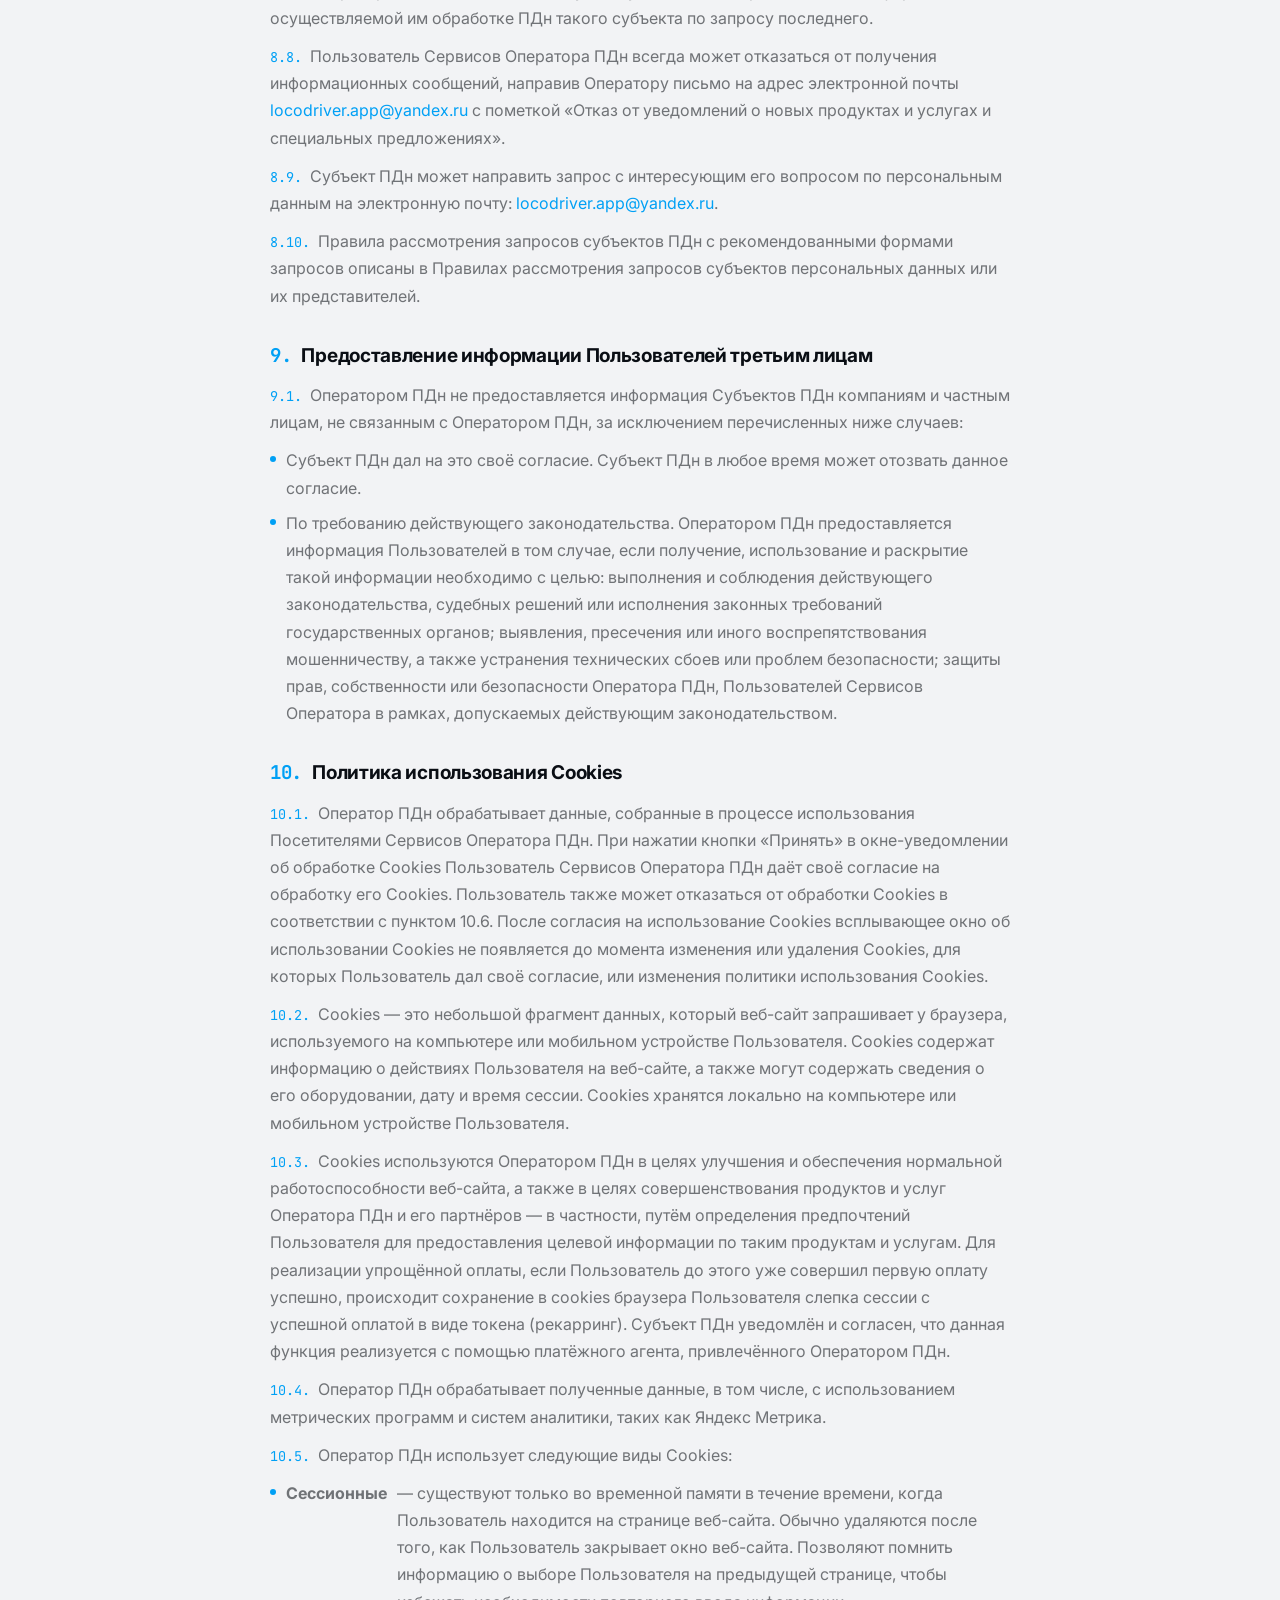
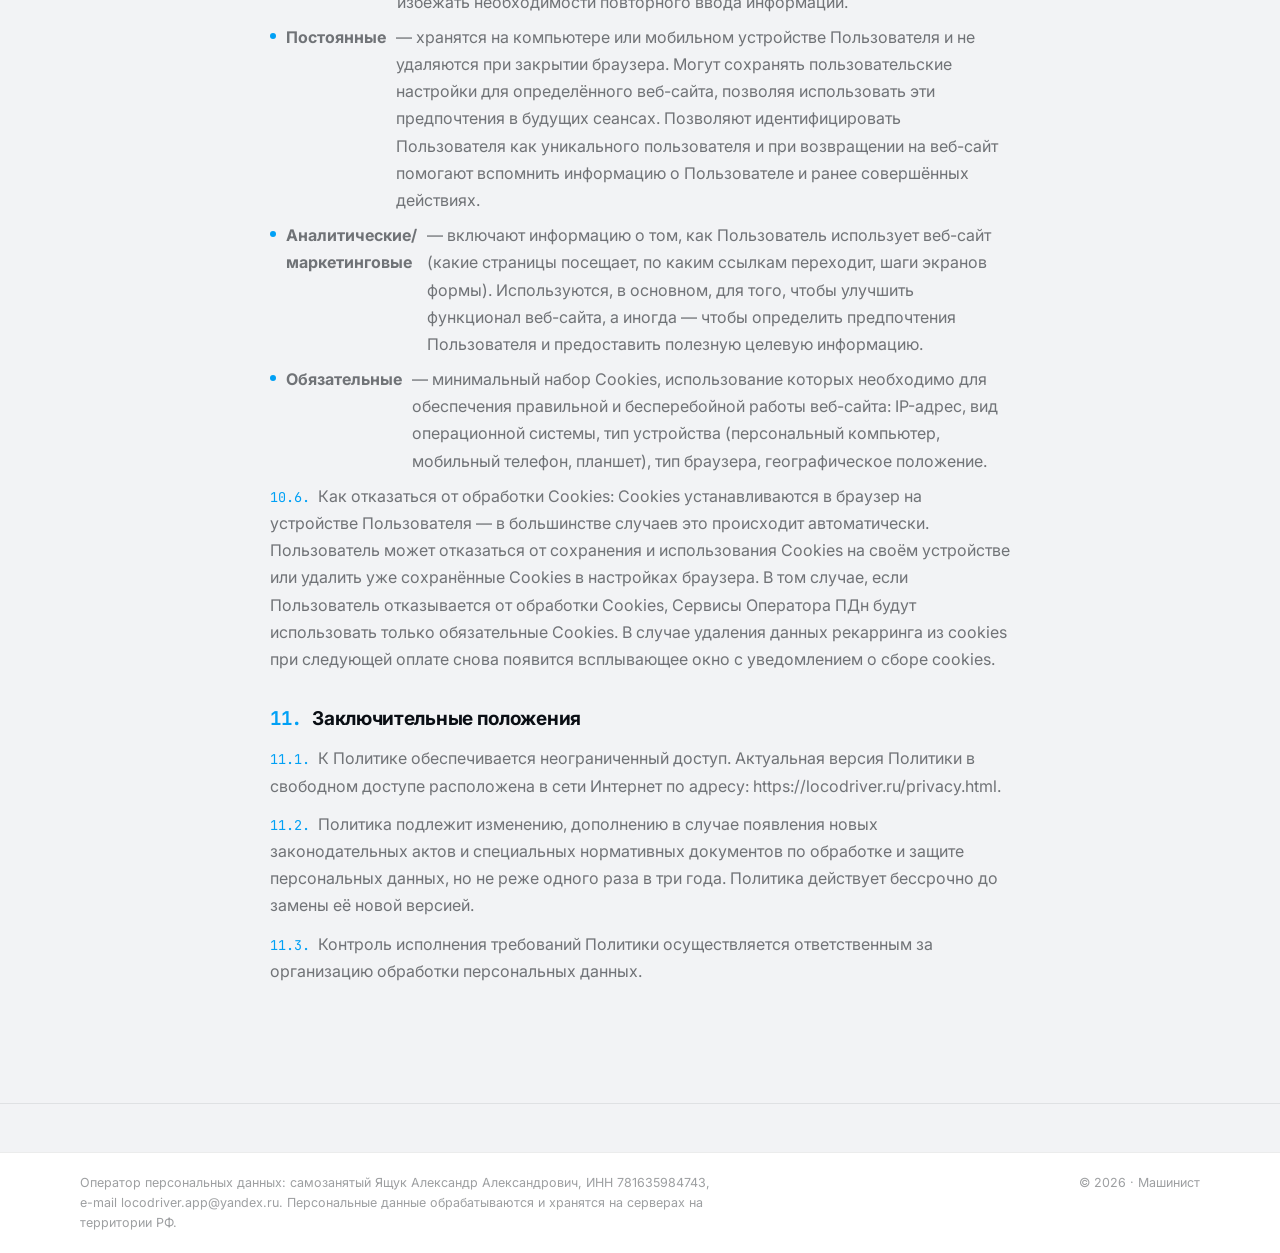
<file: privacy.html>
<!DOCTYPE html>
<html lang="ru">
<head>
<meta charset="UTF-8">
<meta name="viewport" content="width=device-width, initial-scale=1, viewport-fit=cover">
<meta name="theme-color" content="#F2F3F5">
<title>Политика обработки персональных данных — Машинист</title>
<meta name="description" content="Политика в отношении обработки персональных данных сайта и приложения «Машинист» (152-ФЗ).">
<meta name="robots" content="noindex">
<link rel="preconnect" href="https://fonts.googleapis.com">
<link rel="preconnect" href="https://fonts.gstatic.com" crossorigin>
<link href="https://fonts.googleapis.com/css2?family=Inter:wght@400;500;600;700;800;900&family=JetBrains+Mono:wght@400;500;600;700&display=swap" rel="stylesheet">
<link rel="stylesheet" href="styles.css">
</head>
<body>
<header class="legal-header">
  <div class="wrap">
    <a href="index.html" class="brand">
      <svg width="28" height="28" viewBox="0 0 32 32" fill="none"><text x="16" y="16.5" text-anchor="middle" dominant-baseline="central" font-family="Inter, system-ui, sans-serif" font-weight="900" font-size="29" letter-spacing="-1.2" fill="currentColor">М</text></svg>
      <span>Машинист</span>
    </a>
    <a href="index.html" class="legal-back">
      <svg width="16" height="16" viewBox="0 0 24 24" fill="none" stroke="currentColor" stroke-width="1.3" stroke-linecap="round" stroke-linejoin="round"><path d="M15 5l-7 7 7 7"/></svg> На главную
    </a>
  </div>
</header>

<main class="legal-wrap">
  <div class="legal-kick">ПРАВОВАЯ ИНФОРМАЦИЯ</div>
  <h1>Политика в отношении обработки персональных данных</h1>
  <div class="legal-updated">Редакция от 25 июля 2026 г.</div>
  <div class="legal-body">

    <section>
      <h2><span class="n">1.</span>О документе</h2>
      <div class="sec-text">
        <p>Настоящая политика обработки персональных данных составлена в соответствии с требованиями Федерального закона от 27.07.2006 № 152-ФЗ «О персональных данных» и определяет порядок обработки персональных данных и меры по обеспечению безопасности персональных данных, предпринимаемые самозанятым Ящуком Александром Александровичем, ИНН: 781635984743 (далее — Оператор ПДн).</p>
        <p>Оператор ставит своей важнейшей целью и условием осуществления своей деятельности соблюдение прав и свобод человека и гражданина при обработке его персональных данных, в том числе защиты прав на неприкосновенность частной жизни, личную и семейную тайну.</p>
        <p>Настоящая Политика в отношении обработки персональных данных (далее — Политика) применяется ко всем персональным данным, которые Оператор ПДн может получить о Пользователях в процессе использования ими Сервисов Оператора ПДн.</p>
      </div>
    </section>

    <section>
      <h2><span class="n">2.</span>Основные понятия и сокращения</h2>
      <div class="sec-text">
        <p><strong>Автоматизированная обработка персональных данных</strong> — обработка персональных данных с помощью средств вычислительной техники.</p>
        <p><strong>Блокирование персональных данных</strong> — временное прекращение обработки персональных данных (за исключением случаев, если обработка необходима для уточнения персональных данных).</p>
        <p><strong>Информационная система персональных данных</strong> — совокупность содержащихся в базах данных персональных данных, и обеспечивающих их обработку информационных технологий и технических средств.</p>
        <p><strong>Обезличивание персональных данных</strong> — действия, в результате которых невозможно определить без использования дополнительной информации принадлежность персональных данных конкретному Пользователю или иному субъекту персональных данных.</p>
        <p><strong>Обработка персональных данных</strong> — любое действие (операция) или совокупность действий (операций), совершаемых с использованием средств автоматизации или без использования таких средств с персональными данными, включая сбор, запись, систематизацию, накопление, хранение, уточнение (обновление, изменение), извлечение, использование, передачу (распространение, предоставление, доступ), обезличивание, блокирование, удаление, уничтожение персональных данных.</p>
        <p><strong>Оператор ПДн</strong> — государственный орган, муниципальный орган, юридическое или физическое лицо, самостоятельно или совместно с другими лицами организующие и (или) осуществляющие обработку персональных данных, а также определяющие цели обработки персональных данных, состав персональных данных, подлежащих обработке, действия (операции), совершаемые с персональными данными.</p>
        <p><strong>Персональные данные</strong> — любая информация, относящаяся к прямо или косвенно определённому или определяемому физическому лицу (субъекту персональных данных).</p>
        <p><strong>Персональные данные, разрешённые субъектом персональных данных для распространения</strong> — персональные данные, доступ неограниченного круга лиц к которым предоставлен субъектом персональных данных путём дачи согласия на обработку персональных данных, разрешённых субъектом персональных данных для распространения в порядке, предусмотренном Законом о персональных данных (далее — персональные данные, разрешённые для распространения).</p>
        <p><strong>Пользователь</strong> — любой посетитель Сервисов Оператора ПДн.</p>
        <p><strong>Предоставление персональных данных</strong> — действия, направленные на раскрытие персональных данных определённому лицу или определённому кругу лиц.</p>
        <p><strong>Распространение персональных данных</strong> — любые действия, направленные на раскрытие персональных данных неопределённому кругу лиц (передача персональных данных) или на ознакомление с персональными данными неограниченного круга лиц, в том числе обнародование персональных данных в средствах массовой информации, размещение в информационно-телекоммуникационных сетях или предоставление доступа к персональным данным каким-либо иным способом.</p>
        <p><strong>Сервисы Оператора ПДн</strong> — сайт в сети Интернет по адресу https://locodriver.ru и мобильное приложение «Машинист» для локомотивных бригад (учёт смен, маршрутов и локомотивов, расчёт рабочего времени и заработной платы).</p>
        <p><strong>Трансграничная передача персональных данных</strong> — передача персональных данных на территорию иностранного государства органу власти иностранного государства, иностранному физическому или иностранному юридическому лицу.</p>
        <p><strong>Уничтожение персональных данных</strong> — любые действия, в результате которых персональные данные уничтожаются безвозвратно с невозможностью дальнейшего восстановления содержания персональных данных в информационной системе персональных данных и (или) уничтожаются материальные носители персональных данных.</p>
        <p style="margin-top:18px"><strong>Используемые сокращения:</strong></p>
        <ul class="legal-list">
          <li><strong>152-ФЗ</strong> — Федеральный закон от 27.07.2006 № 152-ФЗ «О персональных данных»;</li>
          <li><strong>ИСПДн</strong> — информационная система персональных данных;</li>
          <li><strong>Оператор ПДн</strong> — самозанятый Ящук Александр Александрович, ИНН 781635984743;</li>
          <li><strong>ПДн</strong> — персональные данные;</li>
          <li><strong>Политика</strong> — Политика в отношении обработки персональных данных;</li>
          <li><strong>РФ</strong> — Российская Федерация;</li>
          <li><strong>Субъект ПДн</strong> — субъект персональных данных.</li>
        </ul>
      </div>
    </section>

    <section>
      <h2><span class="n">3.</span>Общие положения</h2>
      <div class="sec-text">
        <p><span class="cn">3.1.</span>Настоящая Политика в отношении обработки персональных данных определяет принципы, порядок и условия обработки персональных данных лиц, чьи персональные данные обрабатываются, в соответствии с установленными целями обработки персональных данных и требованиями к обработке и обеспечению безопасности персональных данных.</p>
        <p><span class="cn">3.2.</span>Политика разработана в соответствии со следующими документами:</p>
        <ul class="legal-list">
          <li>Федеральный закон от 27 июля 2006 г. № 149-ФЗ «Об информации, информационных технологиях и о защите информации»;</li>
          <li>Федеральный закон от 27 июля 2006 г. № 152-ФЗ «О персональных данных» (далее — 152-ФЗ).</li>
        </ul>
        <p><span class="cn">3.3.</span>При обработке персональных данных (далее — ПДн) соблюдаются следующие принципы обработки персональных данных:</p>
        <ul class="legal-list">
          <li>Обработка персональных данных должна осуществляться на законной и справедливой основе.</li>
          <li>Обработка персональных данных должна ограничиваться достижением конкретных, заранее определённых и законных целей. Не допускается обработка персональных данных, несовместимая с целями сбора персональных данных.</li>
          <li>Не допускается объединение баз данных, содержащих персональные данные, обработка которых осуществляется в целях, несовместимых между собой.</li>
          <li>Обработке подлежат только персональные данные, которые отвечают целям их обработки.</li>
          <li>Содержание и объём обрабатываемых персональных данных должны соответствовать заявленным целям обработки. Обрабатываемые персональные данные не должны быть избыточными по отношению к заявленным целям их обработки.</li>
          <li>При обработке персональных данных должны быть обеспечены точность персональных данных, их достаточность, а в необходимых случаях и актуальность по отношению к целям обработки персональных данных. Оператор должен принимать необходимые меры либо обеспечивать их принятие по удалению или уточнению неполных или неточных данных.</li>
          <li>Хранение персональных данных должно осуществляться в форме, позволяющей определить субъекта персональных данных, не дольше, чем этого требуют цели обработки персональных данных, если срок хранения персональных данных не установлен федеральным законом, договором, стороной которого, выгодоприобретателем или поручителем по которому является субъект персональных данных. Обрабатываемые персональные данные подлежат уничтожению либо обезличиванию по достижении целей обработки или в случае утраты необходимости в достижении этих целей, если иное не предусмотрено федеральным законом.</li>
        </ul>
        <p><span class="cn">3.4.</span>Права субъекта персональных данных (далее — субъект ПДн). Субъект ПДн имеет право на получение следующих сведений, за исключением случаев, предусмотренных частью 8 статьи 14 152-ФЗ:</p>
        <ul class="legal-list">
          <li>подтверждение факта обработки ПДн оператором;</li>
          <li>правовые основания и цели обработки ПДн;</li>
          <li>цели и применяемые оператором способы обработки ПДн;</li>
          <li>наименование и место нахождения оператора ПДн, сведения о лицах (за исключением работников оператора ПДн), которые имеют доступ к ПДн или которым могут быть раскрыты ПДн на основании договора с оператором ПДн или на основании федерального закона;</li>
          <li>обрабатываемые ПДн, относящиеся к соответствующему субъекту ПДн, источник их получения, если иной порядок представления таких данных не предусмотрен 152-ФЗ;</li>
          <li>сроки обработки ПДн, в том числе сроки их хранения;</li>
          <li>порядок осуществления субъектом ПДн прав, предусмотренных 152-ФЗ;</li>
          <li>информацию об осуществлённой или о предполагаемой трансграничной передаче данных;</li>
          <li>наименование или фамилию, имя, отчество и адрес лица, осуществляющего обработку персональных данных по поручению оператора, если обработка поручена или будет поручена такому лицу;</li>
          <li>информацию о способах исполнения оператором обязанностей, установленных статьёй 18.1 152-ФЗ;</li>
          <li>иные сведения, предусмотренные 152-ФЗ или другими федеральными законами.</li>
        </ul>
        <p>Субъект ПДн вправе требовать от оператора ПДн уточнения его ПДн, их блокирования или уничтожения в случае, если ПДн являются неполными, устаревшими, неточными, незаконно полученными или не являются необходимыми для заявленной цели обработки, а также принимать предусмотренные законом меры по защите своих прав.</p>
        <p>Если субъект ПДн считает, что оператор ПДн осуществляет обработку его ПДн с нарушением требований 152-ФЗ или иным образом нарушает его права и свободы, субъект ПДн вправе обжаловать действия или бездействие оператора ПДн в уполномоченный орган по защите прав субъектов персональных данных или в судебном порядке. Субъект ПДн имеет право на защиту своих прав и законных интересов, в том числе на возмещение убытков и (или) компенсацию морального вреда в судебном порядке.</p>
        <p>Субъект ПДн может отозвать своё согласие на обработку ПДн по установленной процедуре оператора ПДн.</p>
        <p><span class="cn">3.5.</span>Обязанности субъекта ПДн:</p>
        <ul class="legal-list">
          <li>Предоставлять оператору ПДн актуальные и достоверные персональные данные, необходимые для достижения целей обработки ПДн;</li>
          <li>В случае изменения ПДн, необходимых для достижения целей обработки ПДн, сообщить оператору уточнённые ПДн и подтвердить изменения оригиналами документов;</li>
          <li>Предоставлять ПДн других субъектов ПДн только с согласия последних;</li>
          <li>Выполнять требования законодательства Российской Федерации.</li>
        </ul>
        <p><span class="cn">3.6.</span>Права оператора персональных данных (далее — оператора ПДн):</p>
        <ul class="legal-list">
          <li>Оператор ПДн имеет право требовать предоставления актуальных и достоверных ПДн от субъекта ПДн;</li>
          <li>Оператор ПДн может заключить Поручение на обработку ПДн с третьими лицами при наличии соответствующих правовых оснований и соблюдении требований 152-ФЗ;</li>
          <li>Предоставлять персональные данные субъектов ПДн третьим лицам, если это предусмотрено действующим законодательством (налоговые, правоохранительные органы и др.);</li>
          <li>Отказывать в предоставлении ПДн в случаях, предусмотренных законодательством;</li>
          <li>Использовать ПДн субъекта ПДн без его согласия в случаях, предусмотренных законодательством;</li>
          <li>Самостоятельно определять состав и перечень мер, необходимых и достаточных для обеспечения выполнения обязанностей, предусмотренных 152-ФЗ и принятыми в соответствии с ним нормативными правовыми актами, если иное не предусмотрено законодательством РФ;</li>
          <li>Отстаивать свои интересы в суде.</li>
        </ul>
        <p><span class="cn">3.7.</span>Обязанности оператора ПДн:</p>
        <ul class="legal-list">
          <li>Оператор ПДн (юридические лица, ИП и самозанятые) должен быть внесён в Реестр операторов, осуществляющих обработку персональных данных: <a href="https://pd.rkn.gov.ru/operators-registry/operators-list/">https://pd.rkn.gov.ru/operators-registry/operators-list/</a>.</li>
          <li>Оператор ПДн должен обеспечить доступность Политики в отношении обработки персональных данных для ознакомления всем заинтересованным лицам.</li>
          <li>При сборе ПДн оператор ПДн обязан предоставить субъекту ПДн по его просьбе информацию, предусмотренную Политикой.</li>
          <li>Если в соответствии с 152-ФЗ предоставление ПДн и (или) получение оператором ПДн согласия на обработку ПДн являются обязательными, оператор ПДн обязан разъяснить субъекту ПДн юридические последствия отказа предоставить его ПДн и (или) дать согласие на их обработку.</li>
          <li>Если ПДн получены не от субъекта ПДн, оператор ПДн, за исключением случаев, предусмотренных частью 4 статьи 18 152-ФЗ, до начала обработки таких ПДн обязан предоставить субъекту ПДн следующую информацию: наименование либо фамилия, имя, отчество и адрес оператора ПДн или его представителя; цель обработки ПДн и её правовое основание; перечень ПДн; предполагаемые пользователи ПДн; установленные 152-ФЗ права субъекта ПДн; источник получения ПДн.</li>
          <li>Оператор ПДн обязан обеспечить конфиденциальность ПДн и принять меры по обеспечению безопасности ПДн.</li>
        </ul>
      </div>
    </section>

    <section>
      <h2><span class="n">4.</span>Цели сбора персональных данных</h2>
      <div class="sec-text">
        <p><span class="cn">4.1.</span>Оператор ПДн осуществляет обработку ПДн в следующих целях:</p>
        <ul class="legal-list">
          <li>Продвижение товаров, работ, услуг на рынке.</li>
          <li>Обеспечение корректной работы сайта и улучшения пользовательского опыта.</li>
          <li>Регистрация и авторизация Пользователей в приложении «Машинист», синхронизация и хранение данных учёта рабочего времени между устройствами Пользователя, обработка платежей за подписку и обработка обращений в службу поддержки.</li>
        </ul>
      </div>
    </section>

    <section>
      <h2><span class="n">5.</span>Правовые основания обработки персональных данных</h2>
      <div class="sec-text">
        <p><span class="cn">5.1.</span>Правовым основанием обработки ПДн является совокупность правовых актов, во исполнение которых и в соответствии с которыми оператор ПДн осуществляет обработку ПДн. Персональные данные оператором ПДн обрабатываются на основании:</p>
        <ul class="legal-list">
          <li>Гражданского кодекса РФ;</li>
          <li>Договора, стороной которого либо выгодоприобретателем или поручителем по которому является субъект персональных данных, а также для заключения договора по инициативе субъекта персональных данных или договора, по которому субъект персональных данных будет являться выгодоприобретателем или поручителем;</li>
          <li>Согласия на обработку персональных данных.</li>
        </ul>
      </div>
    </section>

    <section>
      <h2><span class="n">6.</span>Объём и категории обрабатываемых персональных данных, категории субъектов персональных данных</h2>
      <div class="sec-text">
        <p><span class="cn">6.1.</span>Для достижения целей обработки ПДн оператором ПДн обрабатываются следующие ПДн:</p>
        <div class="legal-table-wrap">
          <table class="legal-table">
            <thead>
              <tr>
                <th>№</th><th>Субъект ПДн</th><th>Категория ПДн</th><th>Перечень ПДн</th><th>Вид обработки</th><th>Источник получения</th><th>Основание обработки</th><th>Срок обработки</th>
              </tr>
            </thead>
            <tbody>
              <tr><td class="purpose" colspan="8">Предоставление доступа к приложению «Машинист» и его функциям</td></tr>
              <tr>
                <td>1</td>
                <td>Пользователи приложения «Машинист»</td>
                <td>иные</td>
                <td>адрес электронной почты; данные учётной записи (логин); сведения об использовании приложения, синхронизируемые с сервером; данные, вносимые Пользователем в приложение (учёт смен, маршрутов, локомотивов)</td>
                <td>автоматизированная</td>
                <td>Пользователи приложения «Машинист»</td>
                <td>Согласие на обработку персональных данных; Пользовательское (лицензионное) соглашение между Пользователем и Оператором ПДн</td>
                <td>До достижения целей обработки</td>
              </tr>
              <tr><td class="purpose" colspan="8">Обеспечение корректной работы сайта и улучшения пользовательского опыта</td></tr>
              <tr>
                <td>1</td>
                <td>Посетители сайта</td>
                <td>иные</td>
                <td>Технические cookies (IP, MAC, вид операционной системы, тип устройства (персональный компьютер, мобильный телефон, планшет), тип браузера, географическое положение, шаги экранов формы и т. д.)</td>
                <td>автоматизированная</td>
                <td>Посетители сайта</td>
                <td>Согласие на обработку персональных данных</td>
                <td>До достижения целей обработки</td>
              </tr>
            </tbody>
          </table>
        </div>
        <p><span class="cn">6.2.</span>Оператор ПДн не осуществляет:</p>
        <ul class="legal-list">
          <li>обработку биометрических персональных данных;</li>
          <li>обработку специальных персональных данных.</li>
        </ul>
      </div>
    </section>

    <section>
      <h2><span class="n">7.</span>Порядок и условия обработки персональных данных</h2>
      <div class="sec-text">
        <p><span class="cn">7.1.</span>Перечень действий с ПДн: сбор; запись; систематизация; накопление; хранение; уточнение (обновление, изменение); извлечение; использование; передача (распространение, предоставление, доступ); обезличивание; блокирование; удаление; уничтожение.</p>
        <p><span class="cn">7.2.</span>Способы обработки ПДн: смешанная; с передачей по внутренней сети юридического лица; с передачей по сети Интернет.</p>
        <p><span class="cn">7.3.</span>Персональные данные клиентов хранятся до достижения целей обработки.</p>
        <p><span class="cn">7.4.</span>При осуществлении хранения персональных данных оператор ПДн использует базы данных, находящиеся на территории Российской Федерации, в соответствии с ч. 5 ст. 18 Федерального закона «О персональных данных».</p>
        <p><span class="cn">7.5.</span>Оператор ПДн не раскрывает третьим лицам и не распространяет персональные данные без согласия субъекта персональных данных, если иное не предусмотрено действующим законодательством Российской Федерации, в том числе 152-ФЗ.</p>
        <p><span class="cn">7.6.</span>Оператор ПДн не осуществляет трансграничную передачу ПДн.</p>
        <p><span class="cn">7.7.</span>Оператор ПДн не распространяет ПДн.</p>
        <p><span class="cn">7.8.</span>Оператор ПДн имеет договор с платёжным агентом на осуществление платежей клиентами через свой сервис. Для осуществления платежей Оператор ПДн передаёт персональные данные клиентов платёжному агенту.</p>
        <p><span class="cn">7.9.</span>Оператор ПДн обеспечивает конфиденциальность ПДн и принимает меры по обеспечению безопасности ПДн, включая, но не ограничиваясь:</p>
        <ul class="legal-list">
          <li>назначить лицо, ответственное за организацию обработки ПДн;</li>
          <li>издать документы, определяющие политику оператора ПДн в отношении обработки ПДн, локальные акты по вопросам обработки ПДн, локальные акты, устанавливающие процедуры, направленные на предотвращение и выявление нарушений законодательства Российской Федерации, устранение последствий таких нарушений;</li>
          <li>обеспечить применение правовых, организационных и технических мер по обеспечению безопасности ПДн в соответствии со статьёй 19 152-ФЗ;</li>
          <li>осуществлять внутренний контроль соответствия обработки ПДн Федеральному закону «О персональных данных» и принятым в соответствии с ним нормативным правовым актам, требованиям к защите ПДн, политике оператора ПДн в отношении обработки персональных данных, локальным актам оператора;</li>
          <li>обеспечить проведение оценки вреда, который может быть причинён субъектам ПДн в случае нарушения Федерального закона «О персональных данных», соотношение указанного вреда и принимаемых мер, направленных на обеспечение выполнения обязанностей, предусмотренных 152-ФЗ;</li>
          <li>ознакомить работников, непосредственно осуществляющих обработку ПДн, с положениями законодательства Российской Федерации о ПДн, в том числе требованиями к защите ПДн, документами, определяющими политику оператора ПДн в отношении обработки персональных данных, локальными актами по вопросам обработки ПДн, провести обучение указанных работников;</li>
          <li>утвердить документ, определяющий перечень лиц, доступ которых к персональным данным, обрабатываемым в информационной системе персональных данных, необходим для выполнения ими служебных (трудовых) обязанностей;</li>
          <li>определить угрозы безопасности персональных данных при их обработке в информационных системах персональных данных;</li>
          <li>применять модели актуальных угроз и выполнять меры по их нейтрализации;</li>
          <li>обеспечить учёт и сохранность машинных носителей персональных данных;</li>
          <li>осуществлять контроль за принимаемыми мерами по обеспечению безопасности персональных данных и уровня защищённости информационных систем персональных данных;</li>
          <li>ограничить доступ посторонних лиц в помещения, предназначенные для обработки персональных данных, организовать режим обеспечения безопасности помещений, препятствующий возможности неконтролируемого проникновения или пребывания в этих помещениях лиц, не имеющих права доступа в эти помещения;</li>
          <li>использовать средства защиты информации, прошедшие процедуру оценки соответствия требованиям законодательства Российской Федерации в области обеспечения безопасности информации, в случае, когда применение таких средств необходимо для нейтрализации актуальных угроз.</li>
        </ul>
      </div>
    </section>

    <section>
      <h2><span class="n">8.</span>Актуализация, исправление, удаление и уничтожение персональных данных, ответы на запросы субъектов на доступ к персональным данным</h2>
      <div class="sec-text">
        <p><span class="cn">8.1.</span>Оператор ПДн обязан сообщить в порядке, предусмотренном статьёй 14 152-ФЗ, субъекту ПДн или его представителю информацию о наличии ПДн, относящихся к соответствующему субъекту ПДн, а также предоставить возможность ознакомления с этими ПДн при обращении субъекта ПДн или его представителя либо в течение десяти рабочих дней с даты получения запроса субъекта ПДн или его представителя. Указанный срок может быть продлён, но не более чем на пять рабочих дней в случае направления оператором ПДн в адрес субъекта ПДн мотивированного уведомления с указанием причин продления срока предоставления запрашиваемой информации.</p>
        <p><span class="cn">8.2.</span>В случае отказа в предоставлении информации о наличии ПДн о соответствующем субъекте ПДн или ПДн субъекту ПДн или его представителю при их обращении либо при получении запроса субъекта ПДн или его представителя оператор ПДн обязан дать в письменной форме мотивированный ответ, содержащий ссылку на положение части 8 статьи 14 152-ФЗ или иного федерального закона, являющееся основанием для такого отказа, в срок, не превышающий десяти рабочих дней со дня обращения субъекта ПДн или его представителя либо с даты получения запроса субъекта ПДн или его представителя. Указанный срок может быть продлён, но не более чем на пять рабочих дней в случае направления оператором в адрес субъекта ПДн мотивированного уведомления с указанием причин продления срока предоставления запрашиваемой информации.</p>
        <p><span class="cn">8.3.</span>Оператор ПДн обязан предоставить безвозмездно субъекту ПДн или его представителю возможность ознакомления с ПДн, относящимися к этому субъекту ПДн. В срок, не превышающий семи рабочих дней со дня предоставления субъектом ПДн или его представителем сведений, подтверждающих, что ПДн являются неполными, неточными или неактуальными, оператор ПДн обязан внести в них необходимые изменения. В срок, не превышающий семи рабочих дней со дня представления субъектом ПДн или его представителем сведений, подтверждающих, что такие ПДн являются незаконно полученными или не являются необходимыми для заявленной цели обработки, оператор ПДн обязан уничтожить такие ПДн. Оператор ПДн обязан уведомить субъекта ПДн или его представителя о внесённых изменениях и предпринятых мерах и принять разумные меры для уведомления третьих лиц, которым ПДн этого субъекта были переданы.</p>
        <p><span class="cn">8.4.</span>Оператор ПДн обязан сообщить в уполномоченный орган по защите прав субъектов ПДн по запросу этого органа необходимую информацию в течение десяти рабочих дней с даты получения такого запроса. Указанный срок может быть продлён, но не более чем на пять рабочих дней в случае направления оператором в адрес уполномоченного органа по защите прав субъектов ПДн мотивированного уведомления с указанием причин продления срока предоставления запрашиваемой информации.</p>
        <p><span class="cn">8.5.</span>В случае подтверждения факта неточности ПДн или неправомерности их обработки, ПДн подлежат актуализации оператором ПДн, а обработка должна быть прекращена соответственно.</p>
        <p><span class="cn">8.6.</span>При достижении целей обработки ПДн, а также в случае отзыва субъектом ПДн согласия на их обработку ПДн подлежат уничтожению, если:</p>
        <ul class="legal-list">
          <li>иное не предусмотрено договором, стороной которого, выгодоприобретателем или поручителем по которому является субъект ПДн;</li>
          <li>оператор ПДн не вправе осуществлять обработку без согласия субъекта ПДн на основаниях, предусмотренных Федеральным законом «О персональных данных» или иными федеральными законами;</li>
          <li>иное не предусмотрено иным соглашением между оператором ПДн и субъектом ПДн.</li>
        </ul>
        <p>Способы уничтожения персональных данных определяются внутренними документами оператора ПДн по вопросам обработки и защиты ПДн в зависимости от способов обработки ПДн и материальных носителей ПДн, на которых осуществляется запись и хранение ПДн.</p>
        <p>В случае отсутствия у оператора ПДн правовых оснований на обработку ПДн (условий обработки ПДн) оператор ПДн в порядке, установленном 152-ФЗ, производит уничтожение ПДн или обеспечивает их уничтожение (если обработка ПДн осуществляется лицом, действующим по поручению оператора ПДн). Уничтожение производится посредством осуществления действий, в результате которых становится невозможным восстановить содержание ПДн в ИСПДн и/или в результате которых уничтожаются материальные носители ПДн. По результатам проведённого уничтожения составляется акт об уничтожении ПДн и формируется запись в электронном журнале регистрации событий в ИСПДн, в соответствии с требованиями Приказа Роскомнадзора от 28.10.2022 № 179 «Об утверждении Требований к подтверждению уничтожения персональных данных».</p>
        <p><span class="cn">8.7.</span>Оператор ПДн обязан сообщить субъекту ПДн или его представителю информацию об осуществляемой им обработке ПДн такого субъекта по запросу последнего.</p>
        <p><span class="cn">8.8.</span>Пользователь Сервисов Оператора ПДн всегда может отказаться от получения информационных сообщений, направив Оператору письмо на адрес электронной почты <a href="mailto:locodriver.app@yandex.ru">locodriver.app@yandex.ru</a> с пометкой «Отказ от уведомлений о новых продуктах и услугах и специальных предложениях».</p>
        <p><span class="cn">8.9.</span>Субъект ПДн может направить запрос с интересующим его вопросом по персональным данным на электронную почту: <a href="mailto:locodriver.app@yandex.ru">locodriver.app@yandex.ru</a>.</p>
        <p><span class="cn">8.10.</span>Правила рассмотрения запросов субъектов ПДн с рекомендованными формами запросов описаны в Правилах рассмотрения запросов субъектов персональных данных или их представителей.</p>
      </div>
    </section>

    <section>
      <h2><span class="n">9.</span>Предоставление информации Пользователей третьим лицам</h2>
      <div class="sec-text">
        <p><span class="cn">9.1.</span>Оператором ПДн не предоставляется информация Субъектов ПДн компаниям и частным лицам, не связанным с Оператором ПДн, за исключением перечисленных ниже случаев:</p>
        <ul class="legal-list">
          <li>Субъект ПДн дал на это своё согласие. Субъект ПДн в любое время может отозвать данное согласие.</li>
          <li>По требованию действующего законодательства. Оператором ПДн предоставляется информация Пользователей в том случае, если получение, использование и раскрытие такой информации необходимо с целью: выполнения и соблюдения действующего законодательства, судебных решений или исполнения законных требований государственных органов; выявления, пресечения или иного воспрепятствования мошенничеству, а также устранения технических сбоев или проблем безопасности; защиты прав, собственности или безопасности Оператора ПДн, Пользователей Сервисов Оператора в рамках, допускаемых действующим законодательством.</li>
        </ul>
      </div>
    </section>

    <section>
      <h2><span class="n">10.</span>Политика использования Cookies</h2>
      <div class="sec-text">
        <p><span class="cn">10.1.</span>Оператор ПДн обрабатывает данные, собранные в процессе использования Посетителями Сервисов Оператора ПДн. При нажатии кнопки «Принять» в окне-уведомлении об обработке Cookies Пользователь Сервисов Оператора ПДн даёт своё согласие на обработку его Cookies. Пользователь также может отказаться от обработки Cookies в соответствии с пунктом 10.6. После согласия на использование Cookies всплывающее окно об использовании Cookies не появляется до момента изменения или удаления Cookies, для которых Пользователь дал своё согласие, или изменения политики использования Cookies.</p>
        <p><span class="cn">10.2.</span>Cookies — это небольшой фрагмент данных, который веб-сайт запрашивает у браузера, используемого на компьютере или мобильном устройстве Пользователя. Cookies содержат информацию о действиях Пользователя на веб-сайте, а также могут содержать сведения о его оборудовании, дату и время сессии. Cookies хранятся локально на компьютере или мобильном устройстве Пользователя.</p>
        <p><span class="cn">10.3.</span>Cookies используются Оператором ПДн в целях улучшения и обеспечения нормальной работоспособности веб-сайта, а также в целях совершенствования продуктов и услуг Оператора ПДн и его партнёров — в частности, путём определения предпочтений Пользователя для предоставления целевой информации по таким продуктам и услугам. Для реализации упрощённой оплаты, если Пользователь до этого уже совершил первую оплату успешно, происходит сохранение в cookies браузера Пользователя слепка сессии с успешной оплатой в виде токена (рекарринг). Субъект ПДн уведомлён и согласен, что данная функция реализуется с помощью платёжного агента, привлечённого Оператором ПДн.</p>
        <p><span class="cn">10.4.</span>Оператор ПДн обрабатывает полученные данные, в том числе, с использованием метрических программ и систем аналитики, таких как Яндекс Метрика.</p>
        <p><span class="cn">10.5.</span>Оператор ПДн использует следующие виды Cookies:</p>
        <ul class="legal-list">
          <li><strong>Сессионные</strong> — существуют только во временной памяти в течение времени, когда Пользователь находится на странице веб-сайта. Обычно удаляются после того, как Пользователь закрывает окно веб-сайта. Позволяют помнить информацию о выборе Пользователя на предыдущей странице, чтобы избежать необходимости повторного ввода информации.</li>
          <li><strong>Постоянные</strong> — хранятся на компьютере или мобильном устройстве Пользователя и не удаляются при закрытии браузера. Могут сохранять пользовательские настройки для определённого веб-сайта, позволяя использовать эти предпочтения в будущих сеансах. Позволяют идентифицировать Пользователя как уникального пользователя и при возвращении на веб-сайт помогают вспомнить информацию о Пользователе и ранее совершённых действиях.</li>
          <li><strong>Аналитические/маркетинговые</strong> — включают информацию о том, как Пользователь использует веб-сайт (какие страницы посещает, по каким ссылкам переходит, шаги экранов формы). Используются, в основном, для того, чтобы улучшить функционал веб-сайта, а иногда — чтобы определить предпочтения Пользователя и предоставить полезную целевую информацию.</li>
          <li><strong>Обязательные</strong> — минимальный набор Cookies, использование которых необходимо для обеспечения правильной и бесперебойной работы веб-сайта: IP-адрес, вид операционной системы, тип устройства (персональный компьютер, мобильный телефон, планшет), тип браузера, географическое положение.</li>
        </ul>
        <p><span class="cn">10.6.</span>Как отказаться от обработки Cookies: Cookies устанавливаются в браузер на устройстве Пользователя — в большинстве случаев это происходит автоматически. Пользователь может отказаться от сохранения и использования Cookies на своём устройстве или удалить уже сохранённые Cookies в настройках браузера. В том случае, если Пользователь отказывается от обработки Cookies, Сервисы Оператора ПДн будут использовать только обязательные Cookies. В случае удаления данных рекарринга из cookies при следующей оплате снова появится всплывающее окно с уведомлением о сборе cookies.</p>
      </div>
    </section>

    <section>
      <h2><span class="n">11.</span>Заключительные положения</h2>
      <div class="sec-text">
        <p><span class="cn">11.1.</span>К Политике обеспечивается неограниченный доступ. Актуальная версия Политики в свободном доступе расположена в сети Интернет по адресу: https://locodriver.ru/privacy.html.</p>
        <p><span class="cn">11.2.</span>Политика подлежит изменению, дополнению в случае появления новых законодательных актов и специальных нормативных документов по обработке и защите персональных данных, но не реже одного раза в три года. Политика действует бессрочно до замены её новой версией.</p>
        <p><span class="cn">11.3.</span>Контроль исполнения требований Политики осуществляется ответственным за организацию обработки персональных данных.</p>
      </div>
    </section>
  </div>
</main>

<footer class="site-footer">
  <div class="footer-legal" style="border-top:1px solid var(--border)">
    <div class="wrap">
      <div class="op">Оператор персональных данных: самозанятый Ящук Александр Александрович, ИНН 781635984743, e-mail locodriver.app@yandex.ru. Персональные данные обрабатываются и хранятся на серверах на территории РФ.</div>
      <div>© 2026 · Машинист</div>
    </div>
  </div>
</footer>
</body>
</html>
</file>
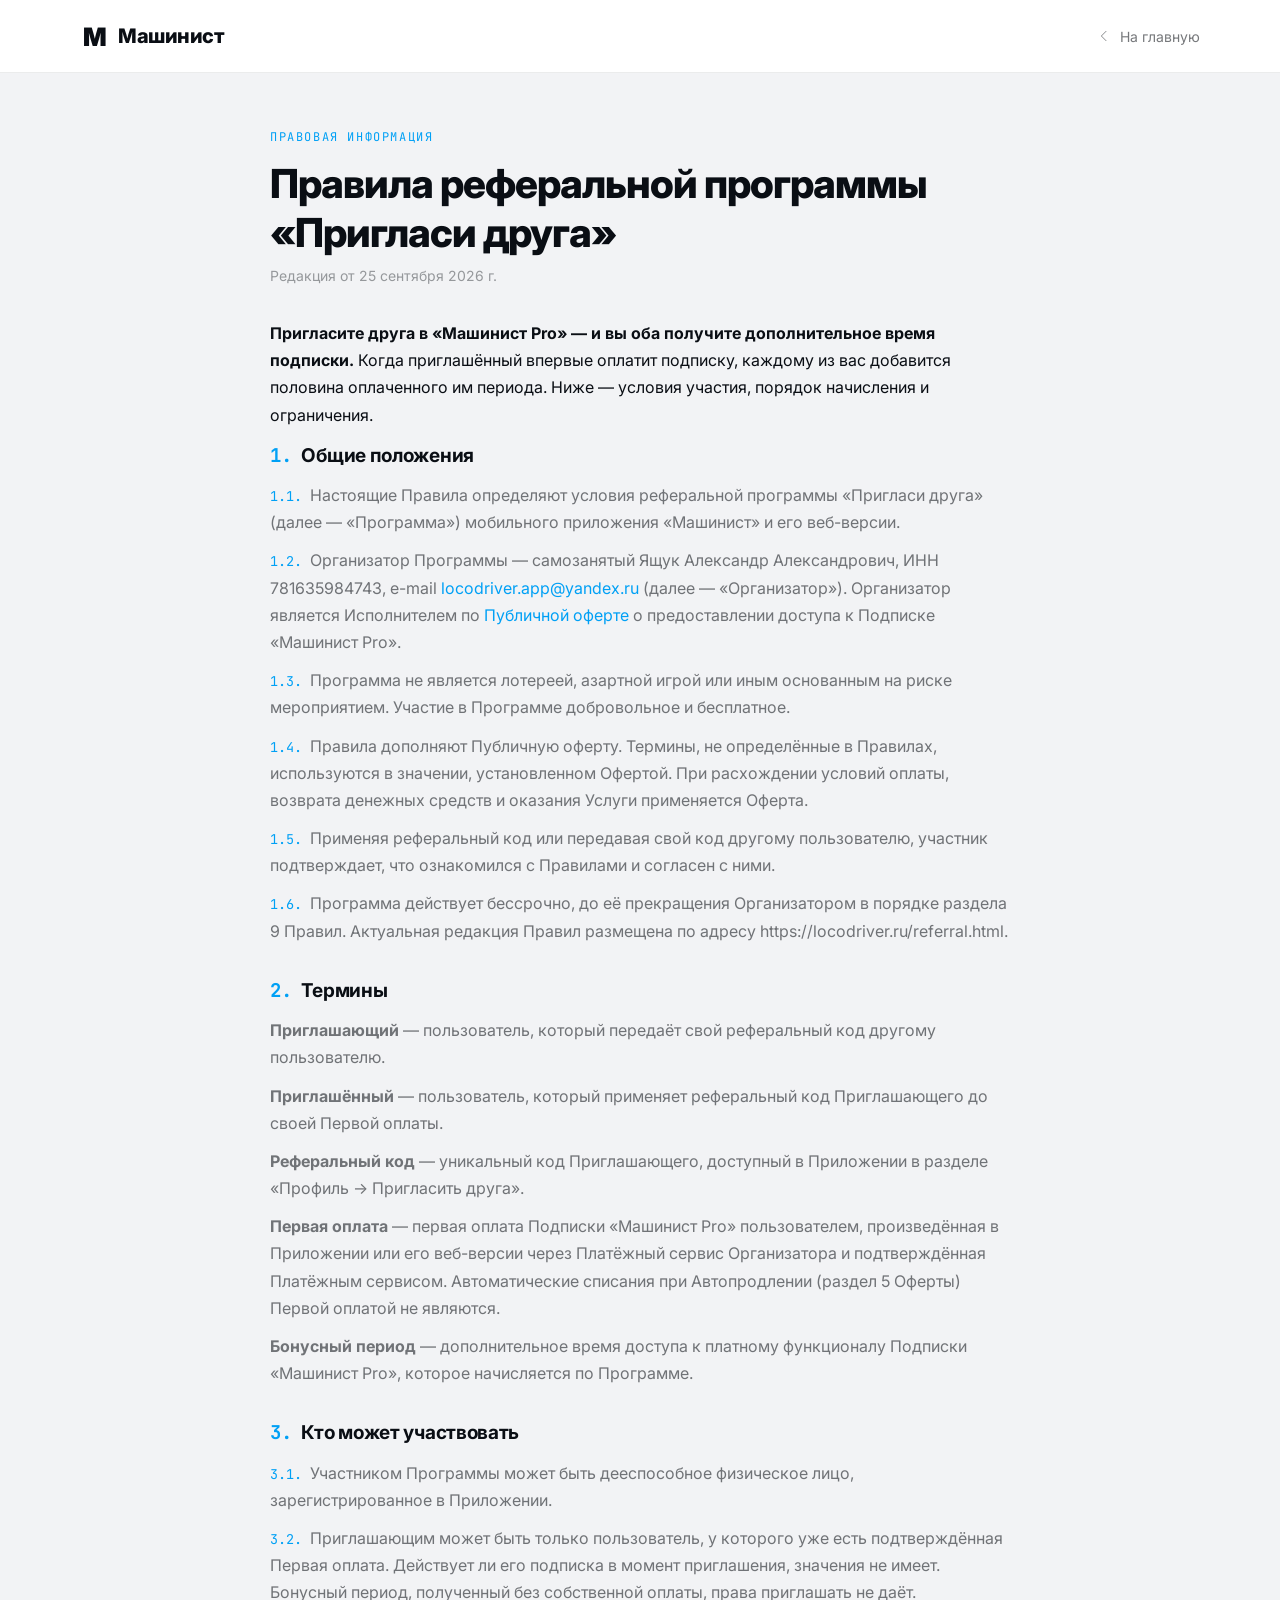
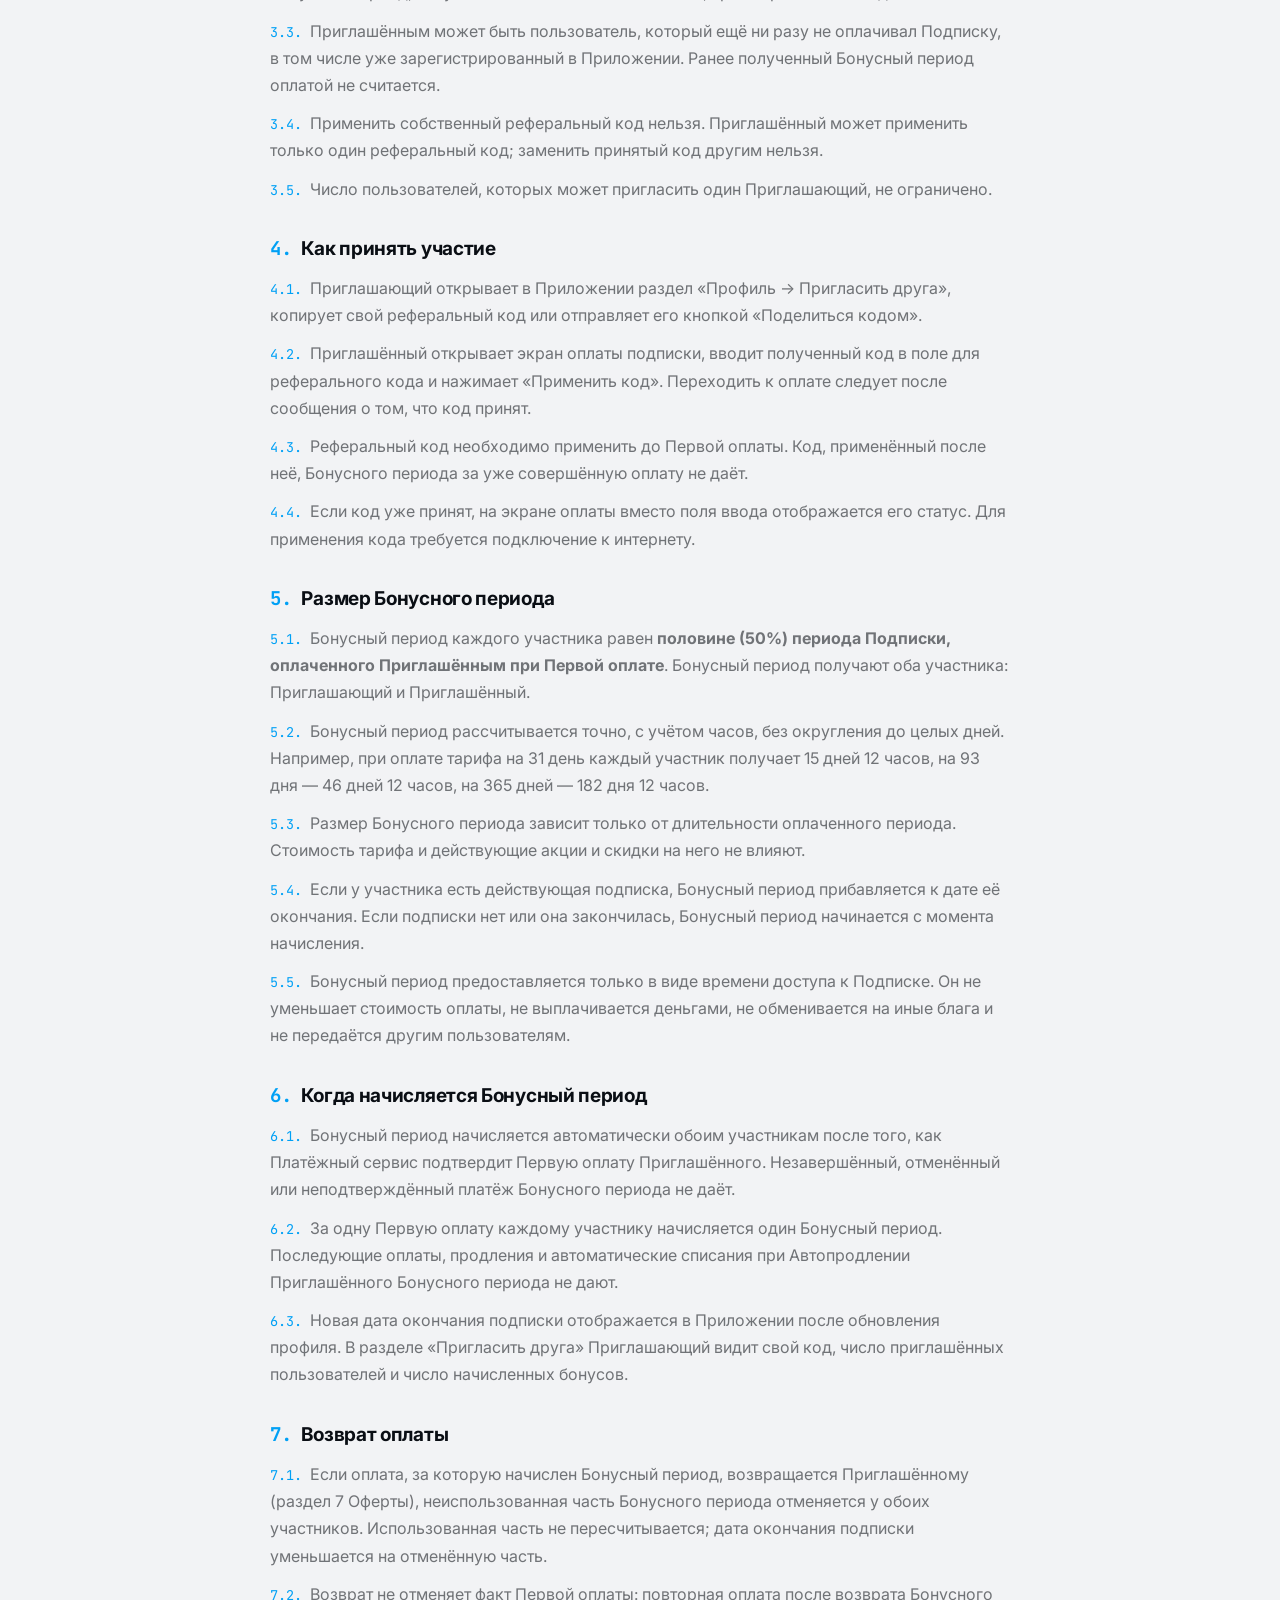
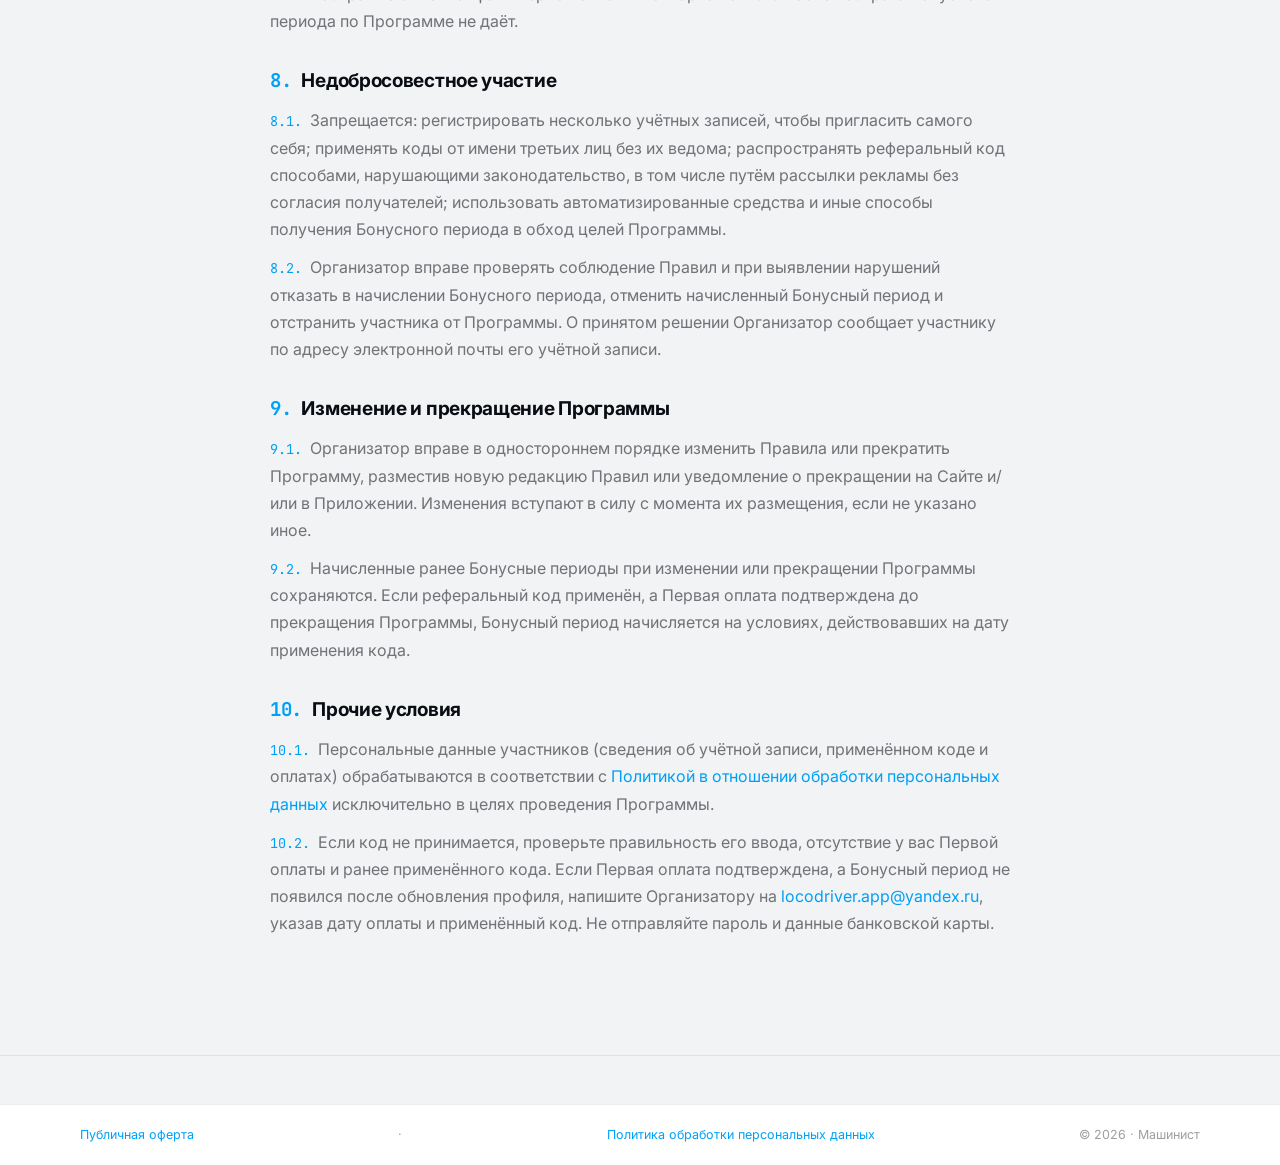
<file: referral.html>
<!DOCTYPE html>
<html lang="ru">
<head>
<meta charset="UTF-8">
<meta name="viewport" content="width=device-width, initial-scale=1, viewport-fit=cover">
<meta name="theme-color" content="#F2F3F5">
<title>Правила реферальной программы — Машинист Pro</title>
<meta name="description" content="Правила реферальной программы «Пригласи друга» приложения «Машинист»: кто может участвовать, размер и порядок начисления бонусного периода подписки «Машинист Pro», ограничения.">
<link rel="preconnect" href="https://fonts.googleapis.com">
<link rel="preconnect" href="https://fonts.gstatic.com" crossorigin>
<link href="https://fonts.googleapis.com/css2?family=Inter:wght@400;500;600;700;800;900&family=JetBrains+Mono:wght@400;500;600;700&display=swap" rel="stylesheet">
<link rel="stylesheet" href="styles.css">
</head>
<body>
<header class="legal-header">
  <div class="wrap">
    <a href="index.html" class="brand">
      <svg width="28" height="28" viewBox="0 0 32 32" fill="none"><text x="16" y="16.5" text-anchor="middle" dominant-baseline="central" font-family="Inter, system-ui, sans-serif" font-weight="900" font-size="29" letter-spacing="-1.2" fill="currentColor">М</text></svg>
      <span>Машинист</span>
    </a>
    <a href="index.html" class="legal-back">
      <svg width="16" height="16" viewBox="0 0 24 24" fill="none" stroke="currentColor" stroke-width="1.3" stroke-linecap="round" stroke-linejoin="round"><path d="M15 5l-7 7 7 7"/></svg> На главную
    </a>
  </div>
</header>

<main class="legal-wrap">
  <div class="legal-kick">ПРАВОВАЯ ИНФОРМАЦИЯ</div>
  <h1>Правила реферальной программы «Пригласи друга»</h1>
  <div class="legal-updated">Редакция от 25 сентября 2026 г.</div>
  <div class="legal-body">
    <p><strong>Пригласите друга в «Машинист Pro» — и вы оба получите дополнительное время подписки.</strong> Когда приглашённый впервые оплатит подписку, каждому из вас добавится половина оплаченного им периода. Ниже — условия участия, порядок начисления и ограничения.</p>

    <section>
      <h2><span class="n">1.</span>Общие положения</h2>
      <div class="sec-text">
        <p><span class="cn">1.1.</span>Настоящие Правила определяют условия реферальной программы «Пригласи друга» (далее — «Программа») мобильного приложения «Машинист» и его веб-версии.</p>
        <p><span class="cn">1.2.</span>Организатор Программы — самозанятый Ящук Александр Александрович, ИНН 781635984743, e-mail <a href="mailto:locodriver.app@yandex.ru">locodriver.app@yandex.ru</a> (далее — «Организатор»). Организатор является Исполнителем по <a href="offer.html">Публичной оферте</a> о предоставлении доступа к Подписке «Машинист Pro».</p>
        <p><span class="cn">1.3.</span>Программа не является лотереей, азартной игрой или иным основанным на риске мероприятием. Участие в Программе добровольное и бесплатное.</p>
        <p><span class="cn">1.4.</span>Правила дополняют Публичную оферту. Термины, не определённые в Правилах, используются в значении, установленном Офертой. При расхождении условий оплаты, возврата денежных средств и оказания Услуги применяется Оферта.</p>
        <p><span class="cn">1.5.</span>Применяя реферальный код или передавая свой код другому пользователю, участник подтверждает, что ознакомился с Правилами и согласен с ними.</p>
        <p><span class="cn">1.6.</span>Программа действует бессрочно, до её прекращения Организатором в порядке раздела 9 Правил. Актуальная редакция Правил размещена по адресу https://locodriver.ru/referral.html.</p>
      </div>
    </section>
    <section>
      <h2><span class="n">2.</span>Термины</h2>
      <div class="sec-text">
        <p><strong>Приглашающий</strong> — пользователь, который передаёт свой реферальный код другому пользователю.</p>
        <p><strong>Приглашённый</strong> — пользователь, который применяет реферальный код Приглашающего до своей Первой оплаты.</p>
        <p><strong>Реферальный код</strong> — уникальный код Приглашающего, доступный в Приложении в разделе «Профиль → Пригласить друга».</p>
        <p><strong>Первая оплата</strong> — первая оплата Подписки «Машинист Pro» пользователем, произведённая в Приложении или его веб-версии через Платёжный сервис Организатора и подтверждённая Платёжным сервисом. Автоматические списания при Автопродлении (раздел 5 Оферты) Первой оплатой не являются.</p>
        <p><strong>Бонусный период</strong> — дополнительное время доступа к платному функционалу Подписки «Машинист Pro», которое начисляется по Программе.</p>
      </div>
    </section>
    <section>
      <h2><span class="n">3.</span>Кто может участвовать</h2>
      <div class="sec-text">
        <p><span class="cn">3.1.</span>Участником Программы может быть дееспособное физическое лицо, зарегистрированное в Приложении.</p>
        <p><span class="cn">3.2.</span>Приглашающим может быть только пользователь, у которого уже есть подтверждённая Первая оплата. Действует ли его подписка в момент приглашения, значения не имеет. Бонусный период, полученный без собственной оплаты, права приглашать не даёт.</p>
        <p><span class="cn">3.3.</span>Приглашённым может быть пользователь, который ещё ни разу не оплачивал Подписку, в том числе уже зарегистрированный в Приложении. Ранее полученный Бонусный период оплатой не считается.</p>
        <p><span class="cn">3.4.</span>Применить собственный реферальный код нельзя. Приглашённый может применить только один реферальный код; заменить принятый код другим нельзя.</p>
        <p><span class="cn">3.5.</span>Число пользователей, которых может пригласить один Приглашающий, не ограничено.</p>
      </div>
    </section>
    <section>
      <h2><span class="n">4.</span>Как принять участие</h2>
      <div class="sec-text">
        <p><span class="cn">4.1.</span>Приглашающий открывает в Приложении раздел «Профиль → Пригласить друга», копирует свой реферальный код или отправляет его кнопкой «Поделиться кодом».</p>
        <p><span class="cn">4.2.</span>Приглашённый открывает экран оплаты подписки, вводит полученный код в поле для реферального кода и нажимает «Применить код». Переходить к оплате следует после сообщения о том, что код принят.</p>
        <p><span class="cn">4.3.</span>Реферальный код необходимо применить до Первой оплаты. Код, применённый после неё, Бонусного периода за уже совершённую оплату не даёт.</p>
        <p><span class="cn">4.4.</span>Если код уже принят, на экране оплаты вместо поля ввода отображается его статус. Для применения кода требуется подключение к интернету.</p>
      </div>
    </section>
    <section>
      <h2><span class="n">5.</span>Размер Бонусного периода</h2>
      <div class="sec-text">
        <p><span class="cn">5.1.</span>Бонусный период каждого участника равен <strong>половине (50%) периода Подписки, оплаченного Приглашённым при Первой оплате</strong>. Бонусный период получают оба участника: Приглашающий и Приглашённый.</p>
        <p><span class="cn">5.2.</span>Бонусный период рассчитывается точно, с учётом часов, без округления до целых дней. Например, при оплате тарифа на 31 день каждый участник получает 15 дней 12 часов, на 93 дня — 46 дней 12 часов, на 365 дней — 182 дня 12 часов.</p>
        <p><span class="cn">5.3.</span>Размер Бонусного периода зависит только от длительности оплаченного периода. Стоимость тарифа и действующие акции и скидки на него не влияют.</p>
        <p><span class="cn">5.4.</span>Если у участника есть действующая подписка, Бонусный период прибавляется к дате её окончания. Если подписки нет или она закончилась, Бонусный период начинается с момента начисления.</p>
        <p><span class="cn">5.5.</span>Бонусный период предоставляется только в виде времени доступа к Подписке. Он не уменьшает стоимость оплаты, не выплачивается деньгами, не обменивается на иные блага и не передаётся другим пользователям.</p>
      </div>
    </section>
    <section>
      <h2><span class="n">6.</span>Когда начисляется Бонусный период</h2>
      <div class="sec-text">
        <p><span class="cn">6.1.</span>Бонусный период начисляется автоматически обоим участникам после того, как Платёжный сервис подтвердит Первую оплату Приглашённого. Незавершённый, отменённый или неподтверждённый платёж Бонусного периода не даёт.</p>
        <p><span class="cn">6.2.</span>За одну Первую оплату каждому участнику начисляется один Бонусный период. Последующие оплаты, продления и автоматические списания при Автопродлении Приглашённого Бонусного периода не дают.</p>
        <p><span class="cn">6.3.</span>Новая дата окончания подписки отображается в Приложении после обновления профиля. В разделе «Пригласить друга» Приглашающий видит свой код, число приглашённых пользователей и число начисленных бонусов.</p>
      </div>
    </section>
    <section>
      <h2><span class="n">7.</span>Возврат оплаты</h2>
      <div class="sec-text">
        <p><span class="cn">7.1.</span>Если оплата, за которую начислен Бонусный период, возвращается Приглашённому (раздел 7 Оферты), неиспользованная часть Бонусного периода отменяется у обоих участников. Использованная часть не пересчитывается; дата окончания подписки уменьшается на отменённую часть.</p>
        <p><span class="cn">7.2.</span>Возврат не отменяет факт Первой оплаты: повторная оплата после возврата Бонусного периода по Программе не даёт.</p>
      </div>
    </section>
    <section>
      <h2><span class="n">8.</span>Недобросовестное участие</h2>
      <div class="sec-text">
        <p><span class="cn">8.1.</span>Запрещается: регистрировать несколько учётных записей, чтобы пригласить самого себя; применять коды от имени третьих лиц без их ведома; распространять реферальный код способами, нарушающими законодательство, в том числе путём рассылки рекламы без согласия получателей; использовать автоматизированные средства и иные способы получения Бонусного периода в обход целей Программы.</p>
        <p><span class="cn">8.2.</span>Организатор вправе проверять соблюдение Правил и при выявлении нарушений отказать в начислении Бонусного периода, отменить начисленный Бонусный период и отстранить участника от Программы. О принятом решении Организатор сообщает участнику по адресу электронной почты его учётной записи.</p>
      </div>
    </section>
    <section>
      <h2><span class="n">9.</span>Изменение и прекращение Программы</h2>
      <div class="sec-text">
        <p><span class="cn">9.1.</span>Организатор вправе в одностороннем порядке изменить Правила или прекратить Программу, разместив новую редакцию Правил или уведомление о прекращении на Сайте и/или в Приложении. Изменения вступают в силу с момента их размещения, если не указано иное.</p>
        <p><span class="cn">9.2.</span>Начисленные ранее Бонусные периоды при изменении или прекращении Программы сохраняются. Если реферальный код применён, а Первая оплата подтверждена до прекращения Программы, Бонусный период начисляется на условиях, действовавших на дату применения кода.</p>
      </div>
    </section>
    <section>
      <h2><span class="n">10.</span>Прочие условия</h2>
      <div class="sec-text">
        <p><span class="cn">10.1.</span>Персональные данные участников (сведения об учётной записи, применённом коде и оплатах) обрабатываются в соответствии с <a href="privacy.html">Политикой в отношении обработки персональных данных</a> исключительно в целях проведения Программы.</p>
        <p><span class="cn">10.2.</span>Если код не принимается, проверьте правильность его ввода, отсутствие у вас Первой оплаты и ранее применённого кода. Если Первая оплата подтверждена, а Бонусный период не появился после обновления профиля, напишите Организатору на <a href="mailto:locodriver.app@yandex.ru">locodriver.app@yandex.ru</a>, указав дату оплаты и применённый код. Не отправляйте пароль и данные банковской карты.</p>
      </div>
    </section>
  </div>
</main>
<footer class="site-footer">
  <div class="footer-legal" style="border-top:1px solid var(--border)">
    <div class="wrap"><a href="offer.html">Публичная оферта</a> · <a href="privacy.html">Политика обработки персональных данных</a><div>© 2026 · Машинист</div></div>
  </div>
</footer>
</body>
</html>
</file>
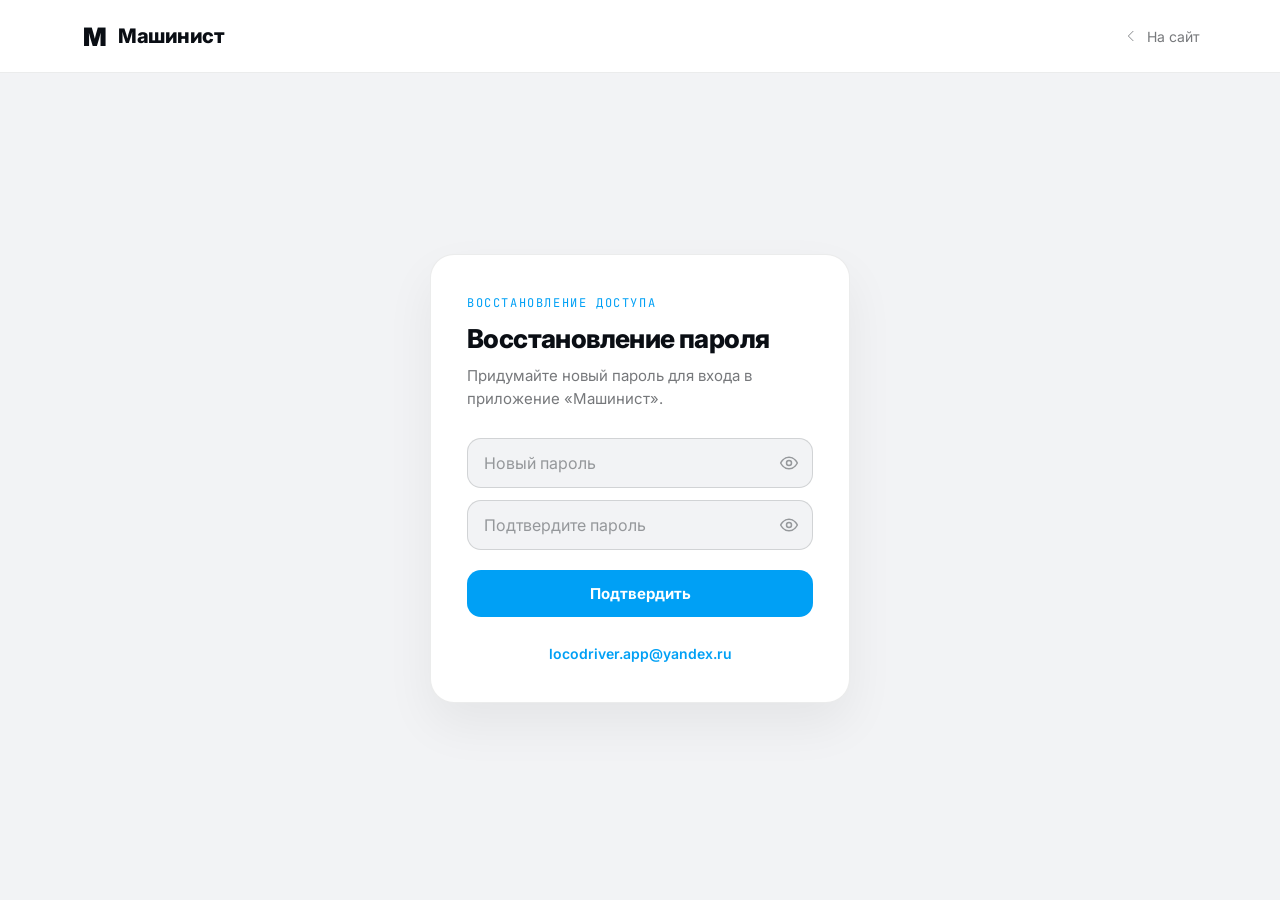
<file: reset-password.html>
<!DOCTYPE html>
<html lang="ru">
<head>
<meta charset="UTF-8">
<meta name="viewport" content="width=device-width, initial-scale=1, viewport-fit=cover">
<meta name="theme-color" content="#F2F3F5">
<title>Восстановление пароля — Машинист</title>
<meta name="description" content="Восстановление пароля для приложения «Машинист».">
<meta name="robots" content="noindex">
<link rel="preconnect" href="https://fonts.googleapis.com">
<link rel="preconnect" href="https://fonts.gstatic.com" crossorigin>
<link href="https://fonts.googleapis.com/css2?family=Inter:wght@400;500;600;700;800;900&family=JetBrains+Mono:wght@400;500;600;700&display=swap" rel="stylesheet">
<style>
  /* Самодостаточная страница: стили сайта встроены, чтобы отдавать её
     как шаблон с бэкенда (/v1/page/reset_password_template) без внешних файлов. */
  :root{
    --bg:#F2F3F5; --surface:#FFFFFF; --ink:#0A0E14;
    --muted:rgba(10,14,20,.56); --faint:rgba(10,14,20,.40);
    --border:rgba(10,14,20,.08); --borderStrong:rgba(10,14,20,.14);
    --accent:#00A0F5; --accentHover:#0091D9; --accentSoft:rgba(0,160,245,.10);
    --sans:"Inter",-apple-system,BlinkMacSystemFont,"Segoe UI",system-ui,sans-serif;
    --mono:"JetBrains Mono",ui-monospace,"SF Mono",Menlo,Consolas,monospace;
  }
  *{box-sizing:border-box}
  html,body{margin:0;padding:0;background:var(--bg);color:var(--ink);
    font-family:var(--sans);-webkit-font-smoothing:antialiased;text-rendering:optimizeLegibility}
  body{min-height:100vh;display:flex;flex-direction:column}
  a{color:var(--accent);text-decoration:none}
  a:hover{color:var(--accentHover)}
  svg{display:block}
  h1{margin:0;text-wrap:pretty}

  .wrap{max-width:1200px;margin:0 auto;padding:0 40px}

  /* Шапка «Машинист» */
  .site-head{border-bottom:1px solid var(--border);background:var(--surface)}
  .site-head .wrap{display:flex;align-items:center;justify-content:space-between;height:72px}
  .brand{display:flex;align-items:center;gap:10px;color:var(--ink)}
  .brand:hover{color:var(--ink)}
  .brand span{font-size:20px;font-weight:800;letter-spacing:-.5px}
  .back{display:inline-flex;align-items:center;gap:8px;color:var(--muted);font-size:14px}
  .back:hover{color:var(--ink)}

  /* Карточка-форма */
  .auth-wrap{flex:1;display:flex;align-items:center;justify-content:center;padding:56px 20px 72px}
  .auth-card{width:100%;max-width:420px;background:var(--surface);border:1px solid var(--border);
    border-radius:24px;padding:40px 36px;box-shadow:0 22px 50px rgba(10,14,20,.06)}
  .auth-kick{font-family:var(--mono);font-size:12px;letter-spacing:1.6px;color:var(--accent);
    text-transform:uppercase;margin-bottom:12px}
  .auth-card h1{font-size:26px;font-weight:800;letter-spacing:-.6px;margin-bottom:10px}
  .auth-sub{font-size:15px;color:var(--muted);line-height:1.55;margin:0 0 28px}
  .auth-form{display:flex;flex-direction:column;gap:12px}
  .auth-input{position:relative}
  .auth-field{width:100%;padding:14px 52px 14px 16px;background:var(--bg);color:var(--ink);
    border:1px solid var(--borderStrong);border-radius:14px;font-family:var(--sans);font-size:16px;
    outline:none;transition:border-color .2s,box-shadow .2s}
  .auth-field::placeholder{color:var(--faint)}
  .auth-field:focus{border-color:var(--accent);box-shadow:0 0 0 3px var(--accentSoft)}
  /* спрятать нативную «глаз»-иконку в Edge/IE, чтобы не дублировать */
  .auth-field::-ms-reveal,.auth-field::-ms-clear{display:none}
  .auth-toggle{position:absolute;top:0;right:0;height:100%;width:48px;display:flex;
    align-items:center;justify-content:center;border:none;background:none;padding:0;margin:0;
    color:var(--faint);cursor:pointer;transition:color .2s}
  .auth-toggle:hover{color:var(--muted)}
  .auth-toggle svg{width:20px;height:20px}
  .auth-toggle .icon-off{display:none}
  .auth-toggle.is-on .icon-on{display:none}
  .auth-toggle.is-on .icon-off{display:block}
  .auth-submit{margin-top:8px;width:100%;padding:14px;border:none;border-radius:14px;
    background:var(--accent);color:#fff;font-family:var(--sans);font-size:15px;font-weight:700;
    cursor:pointer;transition:background .2s}
  .auth-submit:hover{background:var(--accentHover)}
  .auth-support{margin-top:28px;text-align:center;font-size:14px;color:var(--muted)}
  .auth-support a{font-weight:600}

  @media(max-width:1024px){.wrap{padding:0 28px}}
  @media(max-width:680px){.wrap{padding:0 20px}}
  @media(max-width:480px){.auth-card{padding:32px 22px}}
</style>
</head>
<body>
<header class="site-head">
  <div class="wrap">
    <a href="https://locodriver.ru" class="brand">
      <svg width="28" height="28" viewBox="0 0 32 32" fill="none"><text x="16" y="16.5" text-anchor="middle" dominant-baseline="central" font-family="Inter, system-ui, sans-serif" font-weight="900" font-size="29" letter-spacing="-1.2" fill="currentColor">М</text></svg>
      <span>Машинист</span>
    </a>
    <a href="https://locodriver.ru" class="back">
      <svg width="16" height="16" viewBox="0 0 24 24" fill="none" stroke="currentColor" stroke-width="1.3" stroke-linecap="round" stroke-linejoin="round"><path d="M15 5l-7 7 7 7"/></svg> На сайт
    </a>
  </div>
</header>

<main class="auth-wrap">
  <div class="auth-card">
    <div class="auth-kick">Восстановление доступа</div>
    <h1>Восстановление пароля</h1>
    <p class="auth-sub">Придумайте новый пароль для входа в приложение «Машинист».</p>
    <form class="auth-form" id="resetForm" action="https://api.locodriver.ru/v1/page/reset_password" method="post">
      <div class="auth-input">
        <input class="auth-field" type="password" name="new_password" id="password" placeholder="Новый пароль" autocomplete="new-password" minlength="4" required>
        <button class="auth-toggle" type="button" aria-label="Показать пароль" aria-pressed="false" data-target="password">
          <svg class="icon-on" viewBox="0 0 24 24" fill="none" stroke="currentColor" stroke-width="1.8" stroke-linecap="round" stroke-linejoin="round"><path d="M2 12s3.5-7 10-7 10 7 10 7-3.5 7-10 7-10-7-10-7z"/><circle cx="12" cy="12" r="3"/></svg>
          <svg class="icon-off" viewBox="0 0 24 24" fill="none" stroke="currentColor" stroke-width="1.8" stroke-linecap="round" stroke-linejoin="round"><path d="M9.9 4.24A9.1 9.1 0 0 1 12 4c6.5 0 10 7 10 7a17.6 17.6 0 0 1-2.06 3.06M6.06 6.06A17.6 17.6 0 0 0 2 12s3.5 7 10 7a9.1 9.1 0 0 0 3.06-.52M9.9 9.9a3 3 0 0 0 4.24 4.24"/><path d="M2 2l20 20"/></svg>
        </button>
      </div>
      <div class="auth-input">
        <input class="auth-field" type="password" name="confirm_password" id="confirm_password" placeholder="Подтвердите пароль" autocomplete="new-password" required>
        <button class="auth-toggle" type="button" aria-label="Показать пароль" aria-pressed="false" data-target="confirm_password">
          <svg class="icon-on" viewBox="0 0 24 24" fill="none" stroke="currentColor" stroke-width="1.8" stroke-linecap="round" stroke-linejoin="round"><path d="M2 12s3.5-7 10-7 10 7 10 7-3.5 7-10 7-10-7-10-7z"/><circle cx="12" cy="12" r="3"/></svg>
          <svg class="icon-off" viewBox="0 0 24 24" fill="none" stroke="currentColor" stroke-width="1.8" stroke-linecap="round" stroke-linejoin="round"><path d="M9.9 4.24A9.1 9.1 0 0 1 12 4c6.5 0 10 7 10 7a17.6 17.6 0 0 1-2.06 3.06M6.06 6.06A17.6 17.6 0 0 0 2 12s3.5 7 10 7a9.1 9.1 0 0 0 3.06-.52M9.9 9.9a3 3 0 0 0 4.24 4.24"/><path d="M2 2l20 20"/></svg>
        </button>
      </div>
      <button class="auth-submit" type="submit">Подтвердить</button>
    </form>
    <div class="auth-support"><a href="mailto:locodriver.app@yandex.ru">locodriver.app@yandex.ru</a></div>
  </div>
</main>

<script>
  var form = document.getElementById("resetForm");
  var password = document.getElementById("password");
  var confirm_password = document.getElementById("confirm_password");

  // Обработчик смены пароля на сервере (https, поддомен locodriver.ru).
  var API_RESET_URL = "https://api.locodriver.ru/v1/page/reset_password";

  // Токен приходит в адресе ссылки из письма (?access_token=…) и переносится
  // в action формы — POST на <API_RESET_URL>?access_token=… (логика прежняя).
  var token = new URLSearchParams(location.search).get("access_token");
  if (token) {
    form.setAttribute("action", API_RESET_URL + "?access_token=" + encodeURIComponent(token));
  }

  function validatePassword() {
    if (password.value.length > 0 && password.value.length < 4) {
      password.setCustomValidity("Пароль должен содержать не менее 4 символов");
    } else {
      password.setCustomValidity("");
    }
    if (password.value != confirm_password.value) {
      confirm_password.setCustomValidity("Пароли не совпадают");
    } else {
      confirm_password.setCustomValidity("");
    }
  }

  password.oninput = validatePassword;
  confirm_password.oninput = validatePassword;

  // Показать/скрыть пароль
  Array.prototype.forEach.call(document.querySelectorAll(".auth-toggle"), function (btn) {
    btn.addEventListener("click", function () {
      var field = document.getElementById(btn.getAttribute("data-target"));
      var show = field.type === "password";
      field.type = show ? "text" : "password";
      btn.classList.toggle("is-on", show);
      btn.setAttribute("aria-pressed", show ? "true" : "false");
      btn.setAttribute("aria-label", show ? "Скрыть пароль" : "Показать пароль");
    });
  });

  // Надёжная отправка через fetch с таймаутом и авто-повтором.
  // Страница на locodriver.ru, POST — на api.locodriver.ru (общий Cloudflare
  // edge). Safari коалесцирует соединения и может переиспользовать «протухшее»
  // keep-alive, из-за чего POST зависает или обрывается, а навигационный POST
  // из JS нельзя ни прервать, ни повторить. Поэтому шлём POST через fetch: при
  // зависании прерываем по таймауту и повторяем на свежем соединении. Бэкенд
  // отвечает 303 → переходим на итоговую страницу (CORS уже открыт: ACAO *).
  form.addEventListener("submit", function (e) {
    e.preventDefault();
    validatePassword();
    if (!form.reportValidity()) return;

    var submitBtn = form.querySelector(".auth-submit");
    submitBtn.disabled = true;
    submitBtn.textContent = "Отправляем…";

    var actionUrl = form.getAttribute("action");
    var body = new URLSearchParams();
    body.set("new_password", password.value);

    function fail() {
      submitBtn.disabled = false;
      submitBtn.textContent = "Подтвердить";
      alert("Не удалось отправить запрос. Проверьте соединение и попробуйте ещё раз.");
    }

    function attempt(n) {
      var ctrl = new AbortController();
      var timer = setTimeout(function () { ctrl.abort(); }, 7000);
      fetch(actionUrl, {
        method: "POST",
        body: body,
        redirect: "follow",
        cache: "no-store",
        signal: ctrl.signal
      }).then(function (resp) {
        clearTimeout(timer);
        if (resp.redirected && resp.url) {
          window.location.href = resp.url;            // password-changed / link-expired
        } else if (resp.ok && resp.url) {
          window.location.href = resp.url;
        } else {
          fail();                                     // неожиданный ответ без редиректа
        }
      }).catch(function () {
        clearTimeout(timer);                          // сеть/таймаут — повтор на свежем соединении
        if (n < 3) {
          setTimeout(function () { attempt(n + 1); }, 400);
        } else {
          fail();
        }
      });
    }
    attempt(1);
  });

  // При возврате «назад» браузер восстанавливает страницу из bfcache в том же
  // состоянии — кнопка могла остаться disabled с текстом «Отправляем…».
  // pageshow срабатывает и при таком восстановлении — возвращаем исходный вид.
  window.addEventListener("pageshow", function () {
    var submitBtn = form.querySelector(".auth-submit");
    submitBtn.disabled = false;
    submitBtn.textContent = "Подтвердить";
  });
</script>
</body>
</html>
</file>
<file: styles.css>
/* Машинист — маркетинговый сайт. Дизайн-токены из tokens.js (site.jsx C/D). */
:root{
  --bg:#F2F3F5; --surface:#FFFFFF; --subtle:#E7E9EC; --ink:#0A0E14;
  --muted:rgba(10,14,20,.56); --faint:rgba(10,14,20,.40);
  --border:rgba(10,14,20,.08); --borderStrong:rgba(10,14,20,.14);
  --accent:#00A0F5; --accentHover:#0091D9; --accentSoft:rgba(0,160,245,.10);
  --success:#00B341; --warning:#FF8A00;
  /* dark sections */
  --d-bg:#0A0E14; --d-surface:#15191F; --d-text:#F5F5F5;
  --d-muted:rgba(245,245,245,.60); --d-faint:rgba(245,245,245,.40);
  --d-border:rgba(255,255,255,.10); --d-accent:#33BFFF; --d-accentSoft:rgba(51,191,255,.14);
  --sans:"Inter",-apple-system,BlinkMacSystemFont,"Segoe UI",system-ui,sans-serif;
  --mono:"JetBrains Mono",ui-monospace,"SF Mono",Menlo,Consolas,monospace;
  --wrap:1200px;
}
*{box-sizing:border-box}
html{scroll-behavior:smooth}
html,body{margin:0;padding:0;background:var(--bg);color:var(--ink);font-family:var(--sans);-webkit-font-smoothing:antialiased;text-rendering:optimizeLegibility}
body{overflow-x:hidden}
a{color:var(--accent);text-decoration:none}
a:hover{color:var(--accentHover)}
img,svg{display:block}
::selection{background:var(--accentSoft)}
h1,h2,h3{margin:0;text-wrap:pretty}
ul{margin:0}

.wrap{max-width:var(--wrap);margin:0 auto;padding:0 40px}
.eyebrow{font-family:var(--mono);font-size:12px;font-weight:600;letter-spacing:2px;text-transform:uppercase}
.sec-pad{padding:104px 0}
.rowflex{display:flex;gap:12px;flex-wrap:wrap}
.grid-2{display:grid;grid-template-columns:1fr 1fr;gap:28px}
.grid-3{display:grid;grid-template-columns:repeat(3,1fr);gap:20px}

/* ── Section eyebrow (01 · Возможности) ── */
.sec-eyebrow{display:flex;align-items:baseline;gap:14px;margin-bottom:14px}
.sec-eyebrow.center{justify-content:center}
.sec-eyebrow__n{font-family:var(--mono);font-size:12px;color:var(--accent);letter-spacing:2px}
.sec-eyebrow__l{font-size:14px;color:var(--muted);letter-spacing:.2px}
.dark .sec-eyebrow__n{color:var(--d-accent)}
.dark .sec-eyebrow__l{color:var(--d-muted)}

/* ── RuStore button ── */
.rustore{display:inline-flex;align-items:center;gap:12px;background:var(--ink);color:#F5F5F5;
  padding:14px 22px;border-radius:14px;font-family:var(--sans)}
.rustore:hover{color:#F5F5F5}
.rustore__icon{width:26px;height:26px;border-radius:7px;overflow:hidden;flex-shrink:0;display:block}
.rustore__icon img{display:block;width:100%;height:100%;transform:scale(1.06)}
.rustore__cap{text-align:left;line-height:1.1}
.rustore__cap small{display:block;font-size:10px;opacity:.7;font-family:var(--mono);letter-spacing:.5px}
.rustore__cap b{display:block;font-size:17px;font-weight:700;letter-spacing:-.3px}
.rustore--small{padding:11px 18px}
.rustore--small .rustore__icon{width:22px;height:22px;border-radius:6px}
.rustore--small .rustore__cap b{font-size:15px}
.rustore--dark{background:#F5F5F5;color:var(--ink)}
.rustore--dark:hover{color:var(--ink)}

/* ── Chip ── */
.chip{display:inline-flex;align-items:center;gap:7px;font-family:var(--mono);font-size:12px;font-weight:500;
  letter-spacing:.3px;color:var(--muted);padding:7px 13px;border-radius:999px;border:1px solid var(--border);background:var(--surface)}
.chip::before{content:"";width:6px;height:6px;border-radius:3px;background:var(--accent)}

/* ── Header ── */
.site-header{position:sticky;top:0;z-index:100;background:transparent;
  border-bottom:1px solid transparent;transition:background .25s,border-color .25s}
.site-header.scrolled{background:rgba(242,243,245,.82);-webkit-backdrop-filter:saturate(180%) blur(16px);
  backdrop-filter:saturate(180%) blur(16px);border-bottom:1px solid var(--border)}
.site-header .wrap{display:flex;align-items:center;justify-content:space-between;height:72px}
.brand{display:flex;align-items:center;gap:10px;color:var(--ink)}
.brand:hover{color:var(--ink)}
.brand span{font-size:20px;font-weight:800;letter-spacing:-.5px}
.nav{display:flex;gap:34px;font-size:15px;color:var(--muted)}
.nav a{color:inherit}
.nav a:hover{color:var(--ink)}

/* ── Hero ── */
.hero{padding-top:24px;position:relative}
.hero-grid{display:grid;grid-template-columns:1.05fr .95fr;gap:32px;align-items:center;padding:48px 40px 20px}
.hero__badge{display:inline-flex;align-items:center;gap:8px;margin-bottom:26px;background:var(--accentSoft);
  color:var(--accent);padding:7px 13px;border-radius:999px;font-family:var(--mono);font-size:12px;font-weight:600;letter-spacing:1px}
.hero__badge::before{content:"";width:6px;height:6px;border-radius:3px;background:var(--accent)}
.hero__title{font-size:clamp(40px,6vw,68px);font-weight:800;letter-spacing:-2px;line-height:1.03;color:var(--ink)}
.hero__sub{font-size:clamp(17px,2vw,20px);color:var(--muted);line-height:1.55;margin:28px 0 36px;max-width:560px}
.btn-ghost{display:inline-flex;align-items:center;gap:8px;padding:14px 22px;border-radius:14px;
  border:1px solid var(--borderStrong);color:var(--ink);font-weight:600;font-size:15px;background:var(--surface)}
.btn-ghost:hover{color:var(--ink);border-color:var(--muted)}

/* ── Features (dark) ── */
.dark{background:var(--d-bg);color:var(--d-text)}
.features{margin-top:72px}
.h2-lg{font-size:clamp(32px,4.5vw,50px);font-weight:800;letter-spacing:-1.2px;line-height:1.05}
.feature-card{background:var(--d-surface);border-radius:20px;padding:28px;border:1px solid var(--d-border)}
.feature-icon{width:50px;height:50px;border-radius:13px;background:var(--d-accentSoft);color:var(--d-accent);
  display:flex;align-items:center;justify-content:center;margin-bottom:22px}
.feature-card h3{font-size:21px;font-weight:700;letter-spacing:-.3px;margin-bottom:9px}
.feature-card p{font-size:15px;color:var(--d-muted);line-height:1.55;margin:0}

/* ── Scenarios ── */
.route-step{display:grid;grid-template-columns:360px 1fr;gap:56px;align-items:center}
.route-step__phone{display:flex;justify-content:center}
.route-badge{width:40px;height:40px;border-radius:12px;background:var(--accent);color:#fff;
  display:flex;align-items:center;justify-content:center;font-family:var(--mono);font-weight:800;font-size:18px;margin-bottom:18px}
.route-copy h3{font-size:26px;font-weight:700;letter-spacing:-.6px;margin-bottom:12px}
.route-copy p{font-size:17px;color:var(--muted);line-height:1.6;max-width:440px;margin:0}
.h2-md{font-size:clamp(30px,4vw,44px);font-weight:800;letter-spacing:-1px}
.lead{font-size:18px;color:var(--muted);line-height:1.55}

/* ── Feature bullets ── */
.bullets{list-style:none;padding:0;margin:0 0 56px}
.bullets li{display:flex;gap:12px;align-items:flex-start;margin-bottom:14px}
.bullets li .tick{flex:none;width:24px;height:24px;border-radius:7px;margin-top:1px;background:var(--accentSoft);
  color:var(--accent);display:flex;align-items:center;justify-content:center}
.bullets li span:last-child{font-size:16px;color:var(--muted);line-height:1.5}

/* ── Calendar/Stats surface section ── */
.surface-sec{background:var(--surface);border-top:1px solid var(--border);border-bottom:1px solid var(--border)}
.phone-grid-4{display:grid;grid-template-columns:repeat(4,1fr);gap:24px;align-items:start}

/* ── Reviews (dark) ── */
.review-card{background:var(--d-surface);border-radius:20px;padding:30px;border:1px solid var(--d-border);
  display:flex;flex-direction:column}
.review-card .stars{color:var(--d-accent);margin-bottom:16px;display:flex;gap:2px;font-size:15px}
.review-card p{font-size:16px;line-height:1.6;margin:0 0 24px;flex:1}
.review-card .who{font-size:15px;font-weight:700}
.review-card .role{font-size:13px;color:var(--d-muted);margin-top:2px}

/* ── Pricing ── */
.plans{display:grid;grid-template-columns:1fr 1fr;gap:28px;max-width:900px;margin:0 auto 56px;align-items:stretch}
.plan{border-radius:24px;padding:36px;display:flex;flex-direction:column}
.plan-free{background:var(--surface);border:1px solid var(--border)}
.plan-pro{background:var(--ink);color:#fff;position:relative;overflow:hidden}
.plan-pro .logo-wm{position:absolute;right:-40px;top:-40px;opacity:.12}
.plan__kick{font-family:var(--mono);font-size:12px;letter-spacing:1.6px;color:var(--muted);margin-bottom:16px}
.plan-pro .plan__kick{color:var(--d-accent)}
.plan__price{font-family:var(--mono);font-size:46px;font-weight:800;letter-spacing:-1.5px}
.plan__note{font-size:15px;color:var(--muted);margin-bottom:28px}
.plan-pro .plan__note{color:var(--d-muted)}
.plan__inner{position:relative;display:flex;flex-direction:column;flex:1}
.btn-fill{margin-top:28px;text-align:center;padding:14px;border-radius:14px;font-weight:700;font-size:15px;background:var(--accent);color:#fff}
.btn-fill:hover{color:#fff;background:var(--accentHover)}
.btn-outline{margin-top:28px;text-align:center;padding:14px;border-radius:14px;border:1px solid var(--borderStrong);
  color:var(--ink);font-weight:600;font-size:15px;background:var(--bg)}
.btn-outline:hover{color:var(--ink)}
.bullets-pro{list-style:none;padding:0;margin:0;flex:1}
.bullets-pro li{display:flex;gap:12px;align-items:flex-start;margin-bottom:14px}
.bullets-pro li .tick{flex:none;width:24px;height:24px;border-radius:7px;margin-top:1px;background:var(--d-accentSoft);
  color:var(--d-accent);display:flex;align-items:center;justify-content:center}
.bullets-pro li span:last-child{font-size:16px;color:rgba(245,245,245,.82);line-height:1.5}
.price-compare{max-width:900px;margin:0 auto}
.price-compare__kick{font-family:var(--mono);font-size:12px;letter-spacing:1.6px;color:var(--muted);margin-bottom:16px;text-align:center}
.price-3{display:grid;grid-template-columns:repeat(3,1fr);gap:16px}
.price-card{position:relative;background:var(--surface);color:var(--ink);border-radius:18px;padding:26px 22px;
  border:1px solid var(--border);text-align:center}
.price-card.best{background:var(--ink);color:#fff;border:none}
.price-card__tag{position:absolute;top:14px;right:14px;font-family:var(--mono);font-size:11px;font-weight:700;
  padding:3px 8px;border-radius:999px;background:var(--accentSoft);color:var(--accent)}
.price-card.best .price-card__tag{background:var(--accent);color:#fff}
.price-card__name{font-size:15px;font-weight:600;margin-bottom:14px;color:var(--muted)}
.price-card.best .price-card__name{color:rgba(245,245,245,.7)}
.price-card__price{font-family:var(--mono);font-size:34px;font-weight:800;letter-spacing:-1px}
.price-card__per{font-size:13.5px;margin-top:8px;color:var(--muted)}
.price-card.best .price-card__per{color:var(--d-muted)}
/* Акция (промо-скидка из кабинета): оранжевый бейдж, зачёркнутая старая цена, срок */
.price-card__tag--promo,
.price-card.best .price-card__tag--promo{background:#F0A84F;color:#fff}
.price-card__old{text-decoration:line-through;opacity:.5;font-weight:600;font-size:.55em;margin-right:12px}
.price-card__until{margin-top:8px;font-family:var(--mono);font-size:12px;font-weight:700;color:#F0A84F}

/* ── FAQ ── */
.faq{max-width:900px}
.faq-item{background:var(--bg);border-radius:14px;margin-bottom:10px;padding:20px 24px;border:1px solid var(--border)}
.faq-item summary{font-size:18px;font-weight:600;list-style:none;position:relative;padding-right:34px;cursor:pointer}
.faq-item summary::-webkit-details-marker{display:none}
.faq-item summary .plus{position:absolute;right:0;top:50%;transform:translateY(-50%);color:var(--accent);
  transition:transform .2s}
.faq-item[open] summary .plus{transform:translateY(-50%) rotate(45deg)}
.faq-item .answer{margin-top:14px;font-size:16px;color:var(--muted);line-height:1.6}

/* ── CTA band ── */
.cta-band{background:var(--accent);color:#fff;border-radius:28px;padding:clamp(40px,6vw,72px);position:relative;overflow:hidden}
.cta-band .logo-wm{position:absolute;right:-70px;top:-70px;opacity:.16}
.cta-band__kick{font-family:var(--mono);font-size:12px;letter-spacing:2px;opacity:.85;margin-bottom:14px}
.cta-band h2{font-size:clamp(32px,5vw,54px);font-weight:800;letter-spacing:-1.2px;line-height:1.05;max-width:760px;margin-bottom:30px}
.cta-band .inner{position:relative}

/* ── Footer ── */
.site-footer{border-top:1px solid var(--border);padding-top:48px}
.site-footer .top{display:flex;justify-content:space-between;gap:40px;flex-wrap:wrap;padding-bottom:40px}
.footer-brand{max-width:300px}
.footer-brand .row{display:flex;align-items:center;gap:10px;margin-bottom:10px}
.footer-brand .row span{font-size:17px;font-weight:800;letter-spacing:-.3px}
.footer-brand p{font-size:14px;color:var(--muted);line-height:1.5;margin:0}
.footer-cols{display:flex;gap:56px;flex-wrap:wrap}
.footer-col .title{font-family:var(--mono);font-size:11px;letter-spacing:1.2px;color:var(--faint);margin-bottom:12px}
.footer-col .links{display:flex;flex-direction:column;gap:8px}
.footer-col .links a{color:var(--muted);font-size:14px}
.footer-col .links a:hover{color:var(--ink)}
.footer-legal{border-top:1px solid var(--border);background:var(--surface)}
.footer-legal .wrap{padding:20px 40px;display:flex;justify-content:space-between;gap:20px;flex-wrap:wrap;
  font-size:12.5px;color:var(--faint);line-height:1.6}
.footer-legal .op{max-width:640px}

/* ── Cookie banner ── */
.cookie{position:fixed;left:0;right:0;bottom:0;z-index:500;display:flex;justify-content:center;padding:0 16px 16px}
.cookie[hidden]{display:none}
.cookie__inner{max-width:940px;width:100%;background:var(--ink);color:#fff;border-radius:18px;
  box-shadow:0 12px 40px rgba(0,0,0,.28);padding:22px;display:flex;align-items:center;gap:20px;flex-wrap:wrap}
.cookie__text{flex:1 1 380px;min-width:260px}
.cookie__text b{font-size:15px;font-weight:700;display:block;margin-bottom:6px}
.cookie__text p{font-size:13.5px;color:rgba(245,245,245,.72);line-height:1.55;margin:0}
.cookie__text a{color:var(--d-accent)}
.cookie__btns{display:flex;gap:10px;flex-wrap:wrap}
.cookie__btns button{padding:12px 18px;border-radius:12px;font-size:14px;font-weight:600;cursor:pointer;font-family:var(--sans)}
.cookie__necessary{border:1px solid rgba(255,255,255,.24);background:transparent;color:#fff}
.cookie__all{border:none;background:var(--accent);color:#fff;font-weight:700;padding:12px 20px}

/* ═══ Phone device frame (holds an app screenshot PNG, 780×1800) ═══ */
.phone{width:100%;max-width:var(--pw,260px);margin:0 auto}
.phone img{width:100%;height:auto;display:block;
  border-radius:12%/5.2%;box-shadow:0 22px 50px rgba(10,14,20,.18)}

/* ── Legal pages ── */
.legal-header{border-bottom:1px solid var(--border);background:var(--surface)}
.legal-header .wrap{display:flex;align-items:center;justify-content:space-between;height:72px}
.legal-back{display:inline-flex;align-items:center;gap:8px;color:var(--muted);font-size:14px}
.legal-back:hover{color:var(--ink)}
.legal-wrap{max-width:820px;margin:0 auto;padding:56px 40px 88px}
.legal-kick{font-family:var(--mono);font-size:12px;letter-spacing:1.6px;color:var(--accent);margin-bottom:14px}
.legal-wrap h1{font-size:clamp(28px,4vw,40px);font-weight:800;letter-spacing:-1px;margin-bottom:10px}
.legal-updated{font-size:14px;color:var(--faint);margin-bottom:36px}
.legal-body{font-size:16px;color:var(--ink);line-height:1.7}
.legal-body section{margin-bottom:30px}
.legal-body h2{font-size:19px;font-weight:700;letter-spacing:-.3px;margin-bottom:10px}
.legal-body h2 .n{font-family:var(--mono);color:var(--accent);margin-right:10px}
.legal-body .sec-text{color:var(--muted)}
.legal-body p{margin:0 0 11px}
.legal-body .cn{font-family:var(--mono);color:var(--accent);margin-right:8px;font-size:13.5px}
.legal-list{margin:8px 0 0;padding-left:0;list-style:none}
.legal-list li{display:flex;gap:10px;margin-bottom:8px}
.legal-list li::before{content:"";flex:none;width:6px;height:6px;border-radius:3px;margin-top:9px;background:var(--accent)}
.legal-table-wrap{overflow-x:auto;margin:14px 0;-webkit-overflow-scrolling:touch}
.legal-table{border-collapse:collapse;min-width:760px;width:100%;font-size:13px;line-height:1.45}
.legal-table th,.legal-table td{border:1px solid var(--border);padding:9px 11px;text-align:left;vertical-align:top;color:var(--muted)}
.legal-table th{background:var(--bg);color:var(--ink);font-weight:700;font-size:12px;white-space:nowrap}
.legal-table td.purpose{background:var(--accentSoft);color:var(--ink);font-weight:600}

/* ═══════════════ News (новости) ═══════════════ */
/* ── Кнопка «Открыть веб-версию» — акцентная, как btn-fill, но инлайновая ── */
.btn-web{display:inline-flex;align-items:center;gap:8px;padding:14px 22px;border-radius:14px;
  background:var(--accent);color:#fff;font-weight:700;font-size:15px;white-space:nowrap}
.btn-web:hover{color:#fff;background:var(--accentHover)}

/* ── Выдержка на главной: компактная карточка последней новости, первой под шапкой ── */
.news-band{padding:16px 0 0;scroll-margin-top:80px}
.news-card{position:relative;max-width:980px;margin:0 auto;display:grid;grid-template-columns:1fr auto;gap:32px;align-items:center;
  background:var(--surface);border:1px solid var(--border);border-radius:22px;padding:24px 32px 24px 34px;overflow:hidden}
.news-card::before{content:"";position:absolute;left:0;top:0;bottom:0;width:5px;background:var(--accent)}
.news-card__meta{display:flex;align-items:center;gap:12px;margin-bottom:10px;flex-wrap:wrap}
.news-tag{display:inline-flex;align-items:center;gap:8px;background:var(--accentSoft);color:var(--accent);
  padding:5px 11px;border-radius:999px;font-family:var(--mono);font-size:11px;font-weight:600;letter-spacing:1.4px}
.news-tag::before{content:"";width:6px;height:6px;border-radius:3px;background:var(--accent)}
.news-date{font-family:var(--mono);font-size:12.5px;color:var(--faint);letter-spacing:.4px}
.news-card h2{font-size:clamp(20px,2.4vw,26px);font-weight:800;letter-spacing:-.6px;line-height:1.15;margin-bottom:8px}
.news-card h2 a{color:var(--ink)}
.news-card h2 a:hover{color:var(--accent)}
.news-card p{font-size:15.5px;color:var(--muted);line-height:1.5;margin:0 0 14px;max-width:600px}
.news-card__actions{display:flex;flex-direction:column;align-items:center;gap:12px}
.news-card__all{display:inline-flex;align-items:center;gap:6px;font-size:14px;font-weight:600;color:var(--muted)}
.news-card__all:hover{color:var(--ink)}

/* Платформы — ссылки на раздел «Где открыть» в новости */
.platforms{display:flex;gap:8px;flex-wrap:wrap}
.pf{display:inline-flex;align-items:center;gap:8px;font-size:13.5px;font-weight:600;color:var(--ink);
  padding:7px 12px 7px 9px;border-radius:999px;border:1px solid var(--border);background:var(--bg);transition:border-color .2s,color .2s}
.pf:hover{color:var(--accent);border-color:var(--accent)}
.pf svg{color:var(--accent)}

/* ── Страница news.html ── */
.news-intro{padding:64px 0 24px}
.news-intro h1{font-size:clamp(32px,5vw,54px);font-weight:800;letter-spacing:-1.4px;line-height:1.04;max-width:760px;margin-bottom:16px}
.news-intro .lead{max-width:600px;margin:0}
.news-list{padding:16px 0 96px;display:flex;flex-direction:column;gap:28px}
.news-item{scroll-margin-top:96px;background:var(--surface);border:1px solid var(--border);border-radius:28px;padding:clamp(28px,4vw,48px)}
.news-item h2{font-size:clamp(26px,3.4vw,38px);font-weight:800;letter-spacing:-.9px;line-height:1.08;margin:0 0 20px;max-width:760px}
.news-item h2 a{color:inherit}
.news-item h3{font-size:22px;font-weight:700;letter-spacing:-.4px;margin:40px 0 14px;scroll-margin-top:96px}
.news-item h4{font-size:17px;font-weight:700;letter-spacing:-.2px;margin:0 0 6px}
.news-item p{font-size:17px;color:var(--muted);line-height:1.6;margin:0 0 14px;max-width:720px}
.news-item p b{color:var(--ink);font-weight:600}
.news-item .bullets{margin:8px 0 0;max-width:720px}
.news-item .bullets li span:last-child{font-size:16.5px;color:var(--ink)}
.news-item .bullets li span:last-child small{display:block;font-size:14.5px;color:var(--muted);margin-top:2px}
.news-item .cta{margin-top:36px}

/* «Где открыть»: строки-платформы */
.platform-list{display:flex;flex-direction:column;gap:10px;max-width:720px}
.platform{display:flex;align-items:flex-start;gap:16px;background:var(--bg);border:1px solid var(--border);border-radius:16px;padding:16px 18px}
.platform__icon{flex:none;width:42px;height:42px;border-radius:12px;background:var(--accentSoft);color:var(--accent);
  display:flex;align-items:center;justify-content:center}
.platform p{font-size:15px;margin:0;line-height:1.5}

/* Инструкция по установке на iPhone: 3 шага со скриншотами */
.install-steps{display:grid;grid-template-columns:repeat(3,1fr);gap:28px;margin-top:24px;counter-reset:istep}
.install-step .phone{margin-bottom:18px}
.install-step__n{counter-increment:istep;display:inline-flex;align-items:center;justify-content:center;width:32px;height:32px;border-radius:10px;
  background:var(--accentSoft);color:var(--accent);font-family:var(--mono);font-weight:700;font-size:14px;margin-bottom:10px}
.install-step__n::before{content:counter(istep)}
.install-step p{font-size:15.5px;line-height:1.55;margin:0}
.install-step .k{font-family:var(--mono);font-size:13px;background:var(--subtle);color:var(--ink);padding:1px 7px;border-radius:6px}

/* ═══ Responsive: news ═══ */
@media(max-width:900px){
  .news-card{grid-template-columns:1fr;gap:18px;padding:22px 22px 22px 26px}
  .news-card__actions{flex-direction:row;align-items:center;flex-wrap:wrap}
  .install-steps{grid-template-columns:1fr;gap:32px}
  .install-step .phone{--pw:240px}
}
@media(max-width:560px){
  .news-card,.news-item{border-radius:20px}
  .platform{padding:14px;gap:12px}
}

/* ═══ Responsive ═══ */
@media(max-width:1024px){
  .wrap{padding:0 28px}
  .hero-grid{grid-template-columns:1fr;gap:8px;padding:32px 28px 20px}
  .grid-3{grid-template-columns:1fr 1fr}
  .plans{grid-template-columns:1fr}
  .legal-wrap{padding:48px 28px 72px}
}
@media(max-width:900px){
  .phone-grid-4{grid-template-columns:1fr 1fr}
  .route-step{grid-template-columns:1fr;gap:24px}
  .route-copy{order:-1}
  .sec-pad{padding:72px 0}
  .features{margin-top:0}
}
@media(max-width:680px){
  .wrap{padding:0 20px}
  .grid-2,.grid-3{grid-template-columns:1fr}
  .hide-m{display:none !important}
  .footer-legal .wrap{padding:20px}
}
@media(max-width:560px){
  .sec-pad{padding:56px 0}
  .price-3{grid-template-columns:1fr}
  .phone-grid-4{grid-template-columns:1fr 1fr;gap:14px}
}
</file>
